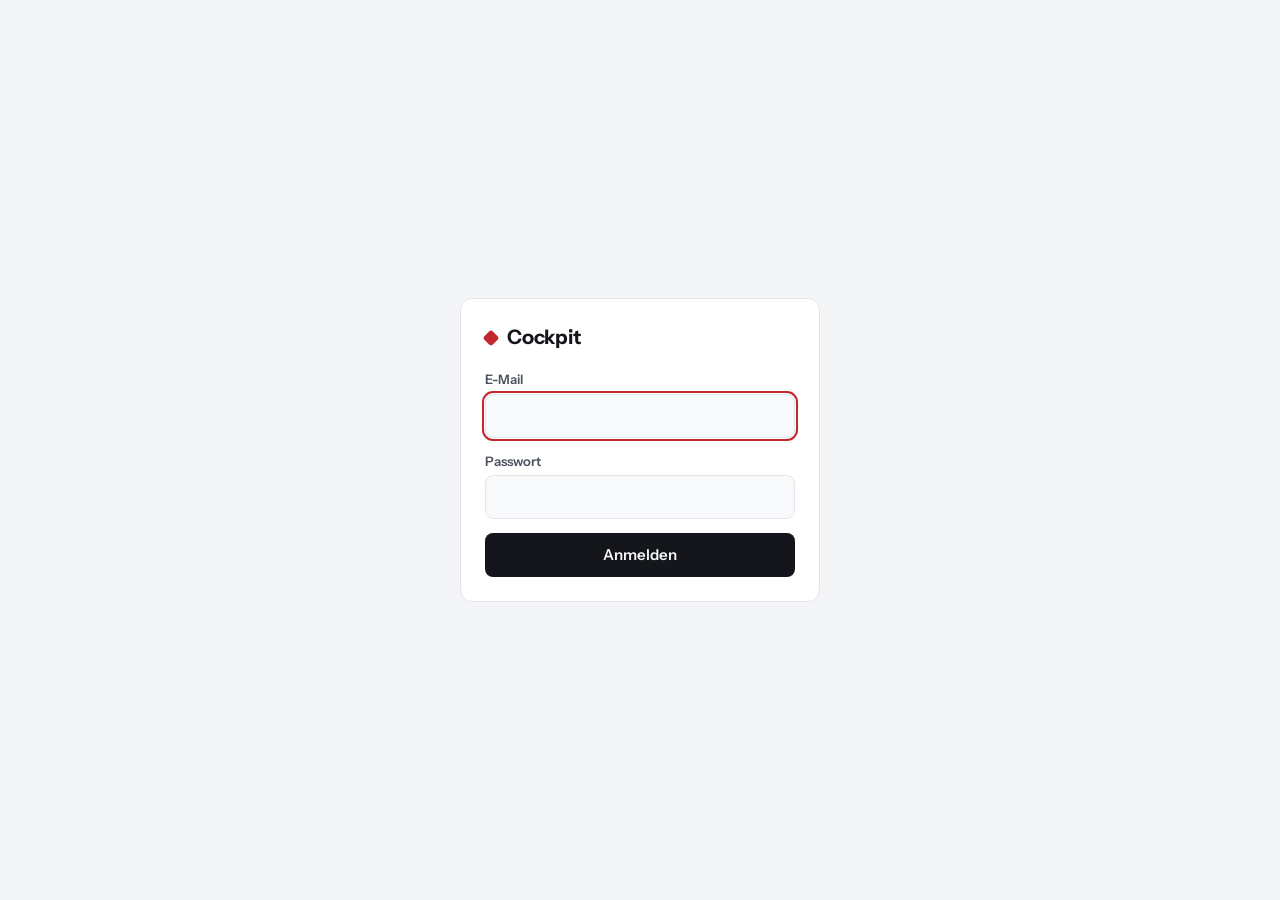
<file: index.html>
<!doctype html>
<html lang="de">
<head>
<meta charset="utf-8">
<meta name="viewport" content="width=device-width, initial-scale=1, viewport-fit=cover">
<meta name="robots" content="noindex, nofollow">
<title>Cockpit</title>
<meta name="theme-color" content="#f4f5f7">
<link rel="manifest" href="manifest.webmanifest">
<link rel="icon" href="icon.svg" type="image/svg+xml">
<link rel="apple-touch-icon" href="icon-180.png">
<meta name="mobile-web-app-capable" content="yes">
<meta name="apple-mobile-web-app-capable" content="yes">
<meta name="apple-mobile-web-app-title" content="Cockpit">
<meta name="apple-mobile-web-app-status-bar-style" content="default">
<script>try{var t=localStorage.getItem("cockpit_theme");if(t==="light"||t==="dark")document.documentElement.dataset.theme=t;}catch(e){}</script>
<link rel="preconnect" href="https://fonts.googleapis.com">
<link rel="preconnect" href="https://fonts.gstatic.com" crossorigin>
<link rel="stylesheet" href="https://fonts.googleapis.com/css2?family=Instrument+Sans:wght@400;500;600;700&family=JetBrains+Mono:wght@400;500;600&display=swap">
<style>
:root{
  --bg:#f4f5f7; --panel:#ffffff; --panel-2:#f8f9fb; --line:#e3e5ea; --line-2:#eceef2;
  --ink:#14161b; --ink-2:#4a4f5c; --ink-3:#7c8190;
  --brand:#c2272d; --brand-soft:#fbe9ea;
  --good:#0f8a4f; --good-soft:#e3f4ea; --bad:#d23b3b; --bad-soft:#fbe7e7; --warn:#b77700; --warn-soft:#fbf1dc;
  --s1:#2a78d6; --s2:#eb6834; --s3:#1baf7a; --s4:#7d6fe0;
  --grid:#eceef2;
  --mono:"JetBrains Mono",ui-monospace,SFMono-Regular,Menlo,monospace;
  --sans:"Instrument Sans",system-ui,-apple-system,"Segoe UI",sans-serif;
}
@media (prefers-color-scheme: dark){
  :root:not([data-theme="light"]){
    color-scheme:dark;
    --bg:#0f1115; --panel:#171a20; --panel-2:#1c2027; --line:#2a2f38; --line-2:#232730;
    --ink:#f1f2f5; --ink-2:#b4b8c3; --ink-3:#848a98;
    --brand:#ef5a5f; --brand-soft:#3a1c1e;
    --good:#3cc47e; --good-soft:#15301f; --bad:#f0625f; --bad-soft:#3a1c1c; --warn:#e2a63a; --warn-soft:#352a14;
    --s1:#3987e5; --s2:#d95926; --s3:#199e70; --s4:#9085e9; --grid:#232730;
  }
}
:root[data-theme="dark"]{
  color-scheme:dark;
  --bg:#0f1115; --panel:#171a20; --panel-2:#1c2027; --line:#2a2f38; --line-2:#232730;
  --ink:#f1f2f5; --ink-2:#b4b8c3; --ink-3:#848a98;
  --brand:#ef5a5f; --brand-soft:#3a1c1e;
  --good:#3cc47e; --good-soft:#15301f; --bad:#f0625f; --bad-soft:#3a1c1c; --warn:#e2a63a; --warn-soft:#352a14;
  --s1:#3987e5; --s2:#d95926; --s3:#199e70; --s4:#9085e9; --grid:#232730;
}
*{box-sizing:border-box}
[hidden]{display:none!important}
body{margin:0;background:var(--bg);color:var(--ink);font-family:var(--sans);font-size:14px;line-height:1.45}
.wrap{max-width:1180px;margin:0 auto;padding-inline:16px;padding-block:20px 48px;display:grid;gap:20px}
.wrap > *,.board > *,.list > li{min-width:0}
.link{white-space:nowrap}
.num{font-family:var(--mono);font-variant-numeric:tabular-nums}
a{color:inherit}
:focus-visible{outline:2px solid var(--brand);outline-offset:2px;border-radius:4px}

/* top */
.top{display:flex;flex-wrap:wrap;align-items:center;gap:12px 20px;justify-content:space-between}
.logo{display:flex;align-items:center;gap:10px;font-weight:700;font-size:20px;letter-spacing:-.01em}
.logo i{width:12px;height:12px;border-radius:3px;background:var(--brand);display:block;transform:rotate(45deg)}
.logo small{font-weight:500;font-size:13px;color:var(--ink-3);letter-spacing:0}
.sample{font-size:12px;color:var(--warn);background:var(--warn-soft);padding:3px 9px;border-radius:999px;font-weight:600}
.links{display:flex;flex-wrap:wrap;gap:8px}
.link{display:inline-flex;align-items:center;gap:8px;padding:7px 12px;border:1px solid var(--line);background:var(--panel);border-radius:8px;text-decoration:none;font-weight:500;font-size:13px}
.link:hover{border-color:var(--ink-3)}
.link .dot{width:7px;height:7px;border-radius:50%;background:var(--good)}
.link.soon{color:var(--ink-3);border-style:dashed}
.link.soon .dot{background:var(--ink-3)}

/* summary strip */
.strip{display:grid;grid-template-columns:repeat(var(--c,4),minmax(0,1fr));background:var(--panel);border:1px solid var(--line);border-radius:12px}
.strip>div{padding:14px 18px;border-left:1px solid var(--line-2)}
.strip>div:first-child{border-left:0}
.lbl{font-size:11.5px;text-transform:uppercase;letter-spacing:.06em;color:var(--ink-3);font-weight:600}
.big{font-size:24px;font-weight:600;margin-top:4px;letter-spacing:-.01em}
.sub{font-size:12.5px;color:var(--ink-2);margin-top:2px}
.pos{color:var(--good)} .neg{color:var(--bad)}

/* sections */
.sec{background:var(--panel);border:1px solid var(--line);border-radius:12px;overflow:hidden}
.sec-h{display:flex;flex-wrap:wrap;align-items:center;justify-content:space-between;gap:10px;padding:14px 18px;border-bottom:1px solid var(--line-2)}
.sec-h h2{margin:0;font-size:15px;font-weight:650;display:flex;align-items:center;gap:10px}
.sec-h h2 .tag{font-size:11.5px;font-weight:500;color:var(--ink-3)}
.sec-h h2{margin-right:auto}
.sec > .sec-h{flex-wrap:nowrap}
.sec > .sec-h h2{min-width:0;flex-wrap:wrap;row-gap:2px}
.sec-act,.ctl{flex:none}
.list li > a{min-width:0;flex:1;overflow:hidden;text-overflow:ellipsis;white-space:nowrap;text-decoration:none}
.list li > a:hover{text-decoration:underline}
.sec-b{padding:16px 18px}
.seg{display:inline-flex;border:1px solid var(--line);border-radius:8px;overflow:hidden}
.seg button{font:inherit;font-size:12.5px;padding:5px 11px;background:transparent;border:0;color:var(--ink-2);cursor:pointer}
.seg button+button{border-left:1px solid var(--line)}
.seg button[aria-pressed="true"]{background:var(--ink);color:var(--bg);font-weight:600}

.pill{display:inline-flex;align-items:center;gap:6px;font-size:12px;font-weight:600;padding:2px 9px;border-radius:999px;white-space:nowrap}
.pill::before{content:"";width:6px;height:6px;border-radius:50%;background:currentColor}
.pill.run{color:var(--good);background:var(--good-soft)}
.pill.stop{color:var(--bad);background:var(--bad-soft)}
.pill.pause{color:var(--warn);background:var(--warn-soft)}

/* table */
.tbl-wrap{overflow-x:auto}
table{border-collapse:collapse;width:100%;min-width:760px}
th,td{text-align:right;padding:10px 12px;border-bottom:1px solid var(--line-2);white-space:nowrap}
th{font-size:11.5px;text-transform:uppercase;letter-spacing:.05em;color:var(--ink-3);font-weight:600}
th:first-child,td:first-child{text-align:left;padding-left:18px}
th:last-child,td:last-child{padding-right:18px}
tbody tr{cursor:pointer}
tbody tr:hover{background:var(--panel-2)}
tbody tr[aria-selected="true"]{background:var(--panel-2)}
tbody tr:last-child td{border-bottom:0}
.bot-name{font-weight:600;display:flex;align-items:center;gap:9px}
.sw{width:10px;height:10px;border-radius:3px;flex:none}
.bot-meta{font-size:12px;color:var(--ink-3);font-weight:400}

/* chart */
.chart-grid{display:grid;grid-template-columns:1fr 260px;gap:0;border-top:1px solid var(--line-2)}
.chart-box{padding:14px 18px 10px;position:relative;min-width:0}
.chart-box svg{display:block;width:100%;height:240px;overflow:visible}
.chart-box svg#cop-eq{height:340px}
.side{border-left:1px solid var(--line-2);padding:14px 18px;display:grid;gap:12px;align-content:start}
.kv{display:flex;justify-content:space-between;gap:8px;font-size:13px}
.kv span:first-child{color:var(--ink-2)}
.legend{display:flex;flex-wrap:wrap;gap:6px 14px;font-size:12.5px;color:var(--ink-2);margin-bottom:6px}
.legend span{display:inline-flex;align-items:center;gap:6px}
.tip{position:absolute;pointer-events:none;background:var(--panel);border:1px solid var(--line);border-radius:8px;padding:8px 10px;font-size:12px;box-shadow:0 6px 20px rgb(0 0 0 / .12);min-width:150px}
.tip b{display:block;font-size:11.5px;color:var(--ink-3);font-weight:600;margin-bottom:4px}
.tip div{display:flex;justify-content:space-between;gap:12px}

/* two-col */
.two{display:grid;grid-template-columns:1.4fr 1fr;gap:20px}
.three{display:grid;grid-template-columns:repeat(3,1fr);gap:20px}
.kpis{display:grid;grid-template-columns:repeat(3,1fr);gap:14px 18px;margin-bottom:14px}
.kpis .big{font-size:19px}
.bars svg{display:block;width:100%;height:150px;overflow:visible}
.list{list-style:none;margin:0;padding:0;display:grid}
.list li{display:flex;justify-content:space-between;gap:10px;padding:8px 0;border-bottom:1px solid var(--line-2);font-size:13px}
.list li:last-child{border-bottom:0}
.list .when{color:var(--ink-3);font-size:12px;white-space:nowrap}
.new{font-size:10.5px;font-weight:700;color:var(--brand);background:var(--brand-soft);padding:1px 6px;border-radius:4px;margin-left:6px;text-transform:uppercase;letter-spacing:.04em}
.empty{border:1px dashed var(--line);border-radius:10px;padding:18px;color:var(--ink-2);font-size:13px;display:grid;gap:6px}
.empty strong{color:var(--ink)}
.foot{font-size:12px;color:var(--ink-3);text-align:center}
.muted{color:var(--ink-3)}
.err{color:var(--bad);font-size:13px}
button.link{font:inherit;font-size:13px;font-weight:500;color:inherit;cursor:pointer}

/* status line (2) */
.status{display:flex;flex-wrap:wrap;align-items:center;gap:8px}
.chip{display:inline-flex;align-items:center;gap:8px;padding:5px 12px;border-radius:999px;background:var(--panel);border:1px solid var(--line);font-size:12.5px;font-weight:500;color:var(--ink-2);white-space:nowrap}
.chip i{width:8px;height:8px;border-radius:50%;background:var(--ink-3);flex:none}
.chip.ok i{background:var(--good);box-shadow:0 0 0 3px var(--good-soft)}
.chip.warn i{background:var(--warn);box-shadow:0 0 0 3px var(--warn-soft)}
.chip.bad i{background:var(--bad);box-shadow:0 0 0 3px var(--bad-soft)}
.chip.plain{background:transparent;border-color:transparent;color:var(--ink-3);padding-inline:4px}
.status .spacer{flex:1}
.link.sm{padding:5px 11px;font-size:12.5px}
.link[aria-pressed="true"]{background:var(--ink);color:var(--bg);border-color:var(--ink)}

/* sparklines (3) */
.spark{display:block;width:100%;height:30px;margin-top:10px;overflow:visible}

/* Bereiche Start / Trading / YouTube (2026-10-03) */
.views{display:inline-flex;border:1px solid var(--line);border-radius:10px;background:var(--panel);overflow:hidden;justify-self:start}
.views button{font:inherit;font-size:14px;font-weight:600;padding:8px 18px;background:transparent;border:0;color:var(--ink-2);cursor:pointer}
.views button+button{border-left:1px solid var(--line)}
.views button[aria-pressed="true"]{background:var(--ink);color:var(--bg)}
#app[data-cur="start"] [data-view]:not([data-view="start"]),
#app[data-cur="trading"] [data-view]:not([data-view="trading"]),
#app[data-cur="youtube"] [data-view]:not([data-view="youtube"]),
#app[data-cur="rezepte"] [data-view]:not([data-view="rezepte"]),
#app[data-cur="sport"] [data-view]:not([data-view="sport"]){display:none!important}
.strip [data-go]{cursor:pointer}
.strip [data-go]:hover .lbl{color:var(--ink)}

/* board + card controls (7) */
.board{display:grid;grid-template-columns:repeat(12,minmax(0,1fr));gap:20px;grid-auto-flow:row dense}
.w12{grid-column:span 12}.w8{grid-column:span 8}.w7{grid-column:span 7}.w6{grid-column:span 6}.w5{grid-column:span 5}.w4{grid-column:span 4}
.yt-grid{display:grid;gap:0}
.yt-row{display:grid;grid-template-columns:minmax(220px,300px) minmax(0,1fr);gap:22px;padding:18px 0;border-top:1px solid var(--line-2)}
.yt-row:first-child{border-top:0;padding-top:4px}
.yt-info{display:grid;gap:10px;align-content:start}
.yt-info .yt-head{display:flex;align-items:center;justify-content:space-between;gap:8px;font-weight:650;font-size:14px}
.yt-info .kpis{margin-bottom:0}
.yt-vids{display:grid;grid-template-columns:repeat(3,minmax(0,1fr));gap:14px;align-content:start}
.yt-vid{display:grid;gap:6px;text-decoration:none;color:inherit;min-width:0}
.yt-vid img{width:100%;aspect-ratio:16/9;object-fit:cover;border-radius:8px;background:var(--panel-2);border:1px solid var(--line-2)}
.yt-vid .vt{font-size:13px;font-weight:600;line-height:1.3;display:-webkit-box;-webkit-line-clamp:2;-webkit-box-orient:vertical;overflow:hidden}
.yt-vid .vm{font-size:11.5px;color:var(--ink-3)}
.yt-vid:hover .vt{text-decoration:underline}
.yt-ch{padding:0 18px;display:grid;gap:10px;align-content:start}
.yt-ch+.yt-ch{border-left:1px solid var(--line-2)}
.yt-ch:first-child{padding-left:0}.yt-ch:last-child{padding-right:0}
.yt-ch .yt-head{display:flex;align-items:center;justify-content:space-between;gap:8px;font-weight:650;font-size:14px}
.yt-ch .kpis{margin-bottom:0}
.ctl{display:inline-flex;gap:4px}
.icon-btn{font:inherit;width:28px;height:28px;display:inline-grid;place-items:center;border:1px solid var(--line);background:var(--panel);color:var(--ink-2);border-radius:7px;cursor:pointer;font-size:12px;line-height:1;padding:0}
.icon-btn:hover{border-color:var(--ink-3);color:var(--ink)}
.icon-btn:disabled{opacity:.35;cursor:default}
.icon-btn.move{display:none}
.editing .icon-btn.move{display:inline-grid}
.editing .sec{outline:2px dashed var(--line);outline-offset:3px}
.icon-btn.fold{transition:transform .15s}
.sec.collapsed > :not(.sec-h){display:none}
.sec.collapsed .sec-h{border-bottom:0}
.sec.collapsed{align-self:start}
.sec.collapsed .icon-btn.fold{transform:rotate(-90deg)}

/* Prop-Firm-Ampel (9) */
.meter{display:grid;gap:5px}
.meter .row{display:flex;justify-content:space-between;gap:8px;font-size:12.5px}
.meter .row span:first-child{color:var(--ink-2)}
.meter .bar{height:8px;border-radius:999px;background:var(--line-2);overflow:hidden}
.meter .bar i{display:block;height:100%;border-radius:999px;background:var(--good);min-width:2px}
.meter.warn .bar i{background:var(--warn)} .meter.bad .bar i{background:var(--bad)}
.meter .hint{font-size:11.5px;color:var(--ink-3)}
/* Trading-Erweiterung: Ertrag je Bein, Demo-Gates, Betrieb */
.legrow{display:grid;grid-template-columns:minmax(90px,1.5fr) 3fr minmax(70px,auto);gap:10px;align-items:center;padding:4px 0;font-size:12.5px}
.legrow .nm{overflow:hidden;text-overflow:ellipsis;white-space:nowrap;color:var(--ink-2)}
.legrow .trk{position:relative;height:12px;background:var(--line-2);border-radius:5px}
.legrow .trk::after{content:"";position:absolute;left:50%;top:0;bottom:0;width:1px;background:var(--line)}
.legrow .trk i{position:absolute;top:2px;bottom:2px;border-radius:4px}
.legrow .v{text-align:right;white-space:nowrap}
.gate{display:grid;grid-template-columns:22px 1fr auto;gap:8px;align-items:center;padding:6px 0;border-bottom:1px solid var(--line-2);font-size:13px}
.gate:last-child{border-bottom:0}
.gate .ok{color:var(--good);font-weight:700}.gate .no{color:var(--ink-3)}
.gate .hint{grid-column:2/4;font-size:11.5px;color:var(--ink-3);margin-top:-2px}
.hlth{display:grid;gap:4px;font-size:12.5px}
/* Signal-Kopierer + Wochenrückblick (2026-10-30) */
.cop-kpis{grid-template-columns:repeat(4,minmax(0,1fr))}
.kpis .sub{font-size:12px;color:var(--ink-3)}
.cop-k{display:grid;gap:4px;padding:8px 0;border-bottom:1px solid var(--line-2)}
.cop-k:last-child{border-bottom:0}
.cop-k .kv b{font-weight:650}
.cop-k .m{font-size:12px;color:var(--ink-3)}
.cop-two{display:grid;grid-template-columns:1fr 1fr;gap:24px;border-top:1px solid var(--line-2)}
.wk-charts{display:grid;grid-template-columns:1fr 1fr;gap:24px;margin-top:18px}
.wk-charts svg{display:block;width:100%;height:170px;overflow:visible}
.wk-charts .legend{margin:4px 0 2px}
.seg button:disabled{opacity:.35;cursor:default}
.wk-m{display:none}
/* Trading-Unterbereiche (2026-11-04) */
.subnav{justify-self:start;background:var(--panel);max-width:100%;overflow-x:auto}
.subnav button{white-space:nowrap;padding:7px 14px;font-size:13px}
#app[data-sub="kop"] .sec[data-sub]:not([data-sub~="kop"]),
#app[data-sub="week"] .sec[data-sub]:not([data-sub~="week"]),
#app[data-sub="bots"] .sec[data-sub]:not([data-sub~="bots"]),
#app[data-sub="own"] .sec[data-sub]:not([data-sub~="own"]){display:none!important}
.strip [data-sub-go]{cursor:pointer}
.strip [data-sub-go]:hover .lbl{color:var(--ink)}
#wk-table tr.tot td{font-weight:650;border-top:1px solid var(--line)}
#wk-table th,#wk-table td{padding:10px 8px}
#wk-table td.sub1{padding-left:26px;color:var(--ink-2)}
@media (max-width:900px){ .cop-two,.wk-charts{grid-template-columns:1fr} }
@media (max-width:640px){
  .cop-kpis{grid-template-columns:1fr 1fr}
  #wk-table{min-width:0} #wk-table thead{display:none}
  #wk-rows tr{display:grid;grid-template-columns:1fr 1fr;gap:6px 16px;padding:12px 0;border-bottom:1px solid var(--line-2)}
  #wk-rows td{display:flex;justify-content:space-between;align-items:baseline;gap:8px;padding:0;border:0;font-size:13px;white-space:nowrap}
  #wk-rows td::before{content:attr(data-label);color:var(--ink-3);font-size:12px}
  #wk-rows td:first-child{grid-column:1/-1;display:block;text-align:left} #wk-rows td:first-child::before{content:none}
  #wk-rows td:nth-child(2),#wk-rows td:nth-child(3),#wk-rows td:nth-child(4),#wk-rows td:nth-child(7),#wk-rows td:nth-child(8),#wk-rows td:nth-child(9){display:none}
  #wk-rows td.wk-m{display:block;grid-column:1/-1;white-space:normal;text-align:left;font-size:12px;color:var(--ink-3)}
  #wk-table tr.tot td{border-top:0}
  #wk-table td.sub1{padding-left:0}
}


/* Pipeline-Status (10) */
.pipe{display:flex;align-items:flex-start;gap:10px;padding:10px 12px;margin-bottom:14px;border-radius:10px;background:var(--panel-2);border:1px solid var(--line-2);font-size:13px}
.pipe i{width:9px;height:9px;border-radius:50%;background:var(--ink-3);flex:none;margin-top:5px}
.pipe.ok i{background:var(--good);box-shadow:0 0 0 3px var(--good-soft)} .pipe.warn i{background:var(--warn);box-shadow:0 0 0 3px var(--warn-soft)} .pipe.bad i{background:var(--bad);box-shadow:0 0 0 3px var(--bad-soft)}
.pipe b{font-weight:650} .pipe .sub2{color:var(--ink-2);font-size:12.5px;margin-top:2px}

/* E-Mail-Kachel */
.mail-list{list-style:none;margin:0;padding:0;display:grid}
.mail-list li{display:grid;grid-template-columns:auto 1fr;gap:4px 10px;padding:10px 0;border-bottom:1px solid var(--line-2);min-width:0}
.mail-list li:last-child{border-bottom:0}
.mail-list input{margin-top:3px;width:16px;height:16px;accent-color:var(--good)}
.mail-list .m1{display:flex;justify-content:space-between;gap:10px;font-size:13px;min-width:0}
.mail-list .m1 b{overflow:hidden;text-overflow:ellipsis;white-space:nowrap}
.mail-list .m2{grid-column:2;font-size:12.5px;color:var(--ink-2)}
.mail-list a{text-decoration:none} .mail-list a:hover{text-decoration:underline}
.rec-pick{display:grid;grid-template-columns:200px minmax(0,1fr);gap:16px;align-items:center;background:var(--panel-2);border:1px solid var(--line-2);border-radius:12px;padding:12px;margin:4px 0 6px}
.rec-pick img,.rec-card .ph{width:100%;aspect-ratio:4/3;object-fit:cover;border-radius:9px;background:var(--line-2);display:grid;place-items:center;font-size:34px}
.rec-pick h3{margin:2px 0 4px;font-size:17px}
.rec-pick .meta{font-size:12.5px;color:var(--ink-2);display:flex;gap:10px;flex-wrap:wrap}
.rec-grid{display:grid;grid-template-columns:repeat(4,minmax(0,1fr));gap:12px}
.rec-card{display:grid;gap:5px;text-decoration:none;color:inherit;min-width:0}
.rec-card img{width:100%;aspect-ratio:4/3;object-fit:cover;border-radius:9px;background:var(--line-2)}
.rec-card .t{font-size:13px;font-weight:600;line-height:1.3;overflow:hidden;text-overflow:ellipsis;white-space:nowrap}
.rec-card .m{font-size:11.5px;color:var(--ink-3)}
.rec-cats{display:flex;gap:6px;flex-wrap:wrap}
.rec-cats span{font-size:12px;padding:3px 10px;border-radius:999px;background:var(--panel-2);border:1px solid var(--line-2)}
@media (max-width:640px){ .rec-pick{grid-template-columns:110px minmax(0,1fr)} .rec-grid{grid-template-columns:repeat(2,minmax(0,1fr))} }
.todo-add{display:grid;grid-template-columns:minmax(0,1fr) 140px auto;gap:8px}
.todo-add input{font:inherit;font-size:14px;padding:8px 10px;border:1px solid var(--line);border-radius:8px;background:var(--panel-2);color:var(--ink);min-width:0}
.todo-quick{display:flex;gap:6px;flex-wrap:wrap;margin:8px 0 4px}
.todo-quick button{font:inherit;font-size:12px;padding:3px 10px;border-radius:999px;border:1px solid var(--line);background:var(--panel);color:var(--ink-2);cursor:pointer}
.todo-quick button[aria-pressed="true"]{border-color:var(--ink);color:var(--ink)}
.todo-grp{font-size:11px;text-transform:uppercase;letter-spacing:.06em;color:var(--ink-3);font-weight:650;margin:12px 0 2px}
.todo-grp.late{color:var(--bad)}
.todo-ul{list-style:none;margin:0;padding:0;display:grid}
.todo-ul li{display:grid;grid-template-columns:auto minmax(0,1fr) auto auto;gap:10px;align-items:center;padding:7px 0;border-bottom:1px solid var(--line-2)}
.todo-ul li:last-child{border-bottom:0}
.todo-ul input[type=checkbox]{width:17px;height:17px;accent-color:var(--good);cursor:pointer;margin:0}
.todo-ul .tt{font-size:13.5px;min-width:0;overflow-wrap:anywhere}
.todo-ul .td{font-size:11.5px;color:var(--ink-3);white-space:nowrap}
.todo-ul .td.late{color:var(--bad);font-weight:600}
.todo-ul .x{background:none;border:0;color:var(--ink-3);cursor:pointer;font-size:14px;padding:2px 4px;opacity:.55}
.todo-ul .x:hover{opacity:1;color:var(--bad)}
.todo-ul.done .tt{text-decoration:line-through;color:var(--ink-3)}
details.todo-done{margin-top:10px}
details.todo-done summary{cursor:pointer;font-size:12.5px;color:var(--ink-3);font-weight:600}
@media (max-width:640px){ .todo-add{grid-template-columns:minmax(0,1fr) auto} .todo-add #todo-faellig{grid-column:1/-1;grid-row:2} }
.sp-week{display:grid;grid-template-columns:auto minmax(0,1fr);gap:8px 18px;align-items:center}
.sp-week .big{font-size:34px}
.sp-bar{height:12px;border-radius:99px;background:var(--line-2);overflow:hidden}
.sp-bar i{display:block;height:100%;border-radius:99px;background:var(--warn)}
.sp-bar.ok i{background:var(--good)}
.sp-dots{display:flex;gap:6px;margin-top:8px;flex-wrap:wrap}
.sp-dots span{width:34px;text-align:center;font-size:11.5px;padding:4px 0;border-radius:7px;border:1px solid var(--line-2);color:var(--ink-3)}
.sp-dots span.on{background:var(--good-soft);border-color:var(--good);color:var(--good);font-weight:650}
.sp-dots span.today{outline:2px solid var(--ink-3);outline-offset:1px}
.sp-weeks{display:grid;gap:6px}
.sp-wk{display:grid;grid-template-columns:150px minmax(0,1fr) 54px;gap:10px;align-items:center;font-size:13px}
.sp-wk .sp-bar{height:8px}
.sp-wk .r{text-align:right}
.sp-days{list-style:none;margin:0;padding:0;display:grid}
.sp-days li{display:grid;grid-template-columns:92px minmax(0,1fr);gap:10px;padding:8px 0;border-bottom:1px solid var(--line-2);font-size:13.5px}
.sp-days li:last-child{border-bottom:0}
.sp-days .d{color:var(--ink-3);font-size:12.5px}
.sp-days li.sp-kw{display:flex;justify-content:space-between;gap:10px;flex-wrap:wrap;padding:14px 0 6px;border-bottom:2px solid var(--line-2);font-weight:650;font-size:13.5px}
.sp-days li.sp-kw .muted{font-weight:500;font-size:12.5px}
.sp-b+.sp-b{margin-top:10px}
.sp-t{font-weight:650}
.sp-i{font-weight:500;color:var(--good);margin-left:4px}
.sp-b ul{margin:3px 0 0;padding-left:16px;color:var(--ink-2);font-size:13px}
.sp-b ul li{display:list-item;padding:1px 0;border:0}
.sp-n{color:var(--ink-3);font-size:12.5px;font-style:italic;margin-top:3px}
@media (max-width:640px){ .sp-wk{grid-template-columns:110px minmax(0,1fr) 46px} .sp-days li{grid-template-columns:minmax(0,1fr)} }
.proj-list{list-style:none;margin:0;padding:0;display:grid}
.proj-list li{display:grid;grid-template-columns:auto minmax(0,1fr);gap:2px 10px;align-items:center;padding:9px 0;border-bottom:1px solid var(--line-2)}
.proj-list li:last-child{border-bottom:0}
.proj-list .pd{width:8px;height:8px;border-radius:50%;background:var(--ink-3)}
.proj-list .pd.aktiv{background:var(--good)} .proj-list .pd.pausiert{background:var(--warn)}
.proj-list .pn{font-weight:600;font-size:13.5px;min-width:0;overflow:hidden;text-overflow:ellipsis;white-space:nowrap}
.proj-list .pz{grid-column:2;font-size:12.5px;color:var(--ink-2)}
.proj-list .ps{grid-column:2;font-size:12px;color:var(--ink-3);min-width:0;overflow:hidden;text-overflow:ellipsis;white-space:nowrap}
.news-list{list-style:none;margin:0;padding:0;display:grid}
.news-list li{padding:9px 0;border-bottom:1px solid var(--line-2);min-width:0}
.news-list li:last-child{border-bottom:0}
.news-list .n1{display:flex;gap:8px;align-items:baseline;font-size:13px;min-width:0}
.news-list .n1 a{font-weight:600;text-decoration:none;min-width:0} .news-list .n1 a:hover{text-decoration:underline}
.news-list .n2{font-size:12.5px;color:var(--ink-2);margin-top:2px}

/* login */
.login{min-height:100vh;min-height:100dvh;display:grid;place-items:center;padding-inline:16px;padding-block:48px}
.login form{width:100%;max-width:360px;background:var(--panel);border:1px solid var(--line);border-radius:12px;padding:24px;display:grid;gap:14px}
.login .logo{margin-bottom:4px}
.login label{display:grid;gap:5px;font-size:13px;font-weight:600;color:var(--ink-2)}
.login input{font:inherit;font-size:15px;padding:10px 12px;border:1px solid var(--line);border-radius:8px;background:var(--panel-2);color:var(--ink)}
.login input:focus{outline:2px solid var(--brand);outline-offset:1px}
.login button[type=submit]{font:inherit;font-weight:600;font-size:15px;padding:11px;border:0;border-radius:8px;background:var(--ink);color:var(--bg);cursor:pointer}
.login button[type=submit]:disabled{opacity:.6;cursor:wait}

@media (max-width:900px){
  .yt-row{grid-template-columns:minmax(0,1fr);gap:14px}
  .two,.three{grid-template-columns:1fr}
  .w8,.w7,.w6,.w5,.w4{grid-column:span 12}
  .chart-grid{grid-template-columns:1fr}
  .side{border-left:0;border-top:1px solid var(--line-2);grid-template-columns:1fr 1fr}
}
@media (max-width:640px){
  .views{position:fixed;left:0;right:0;bottom:0;width:100%;z-index:30;border-radius:0;border-width:1px 0 0;display:grid;grid-template-columns:repeat(5,1fr);padding-bottom:env(safe-area-inset-bottom);box-shadow:0 -6px 18px rgb(0 0 0 / .08)}
  .views button{padding:13px 2px;font-size:13px}
  .wrap{padding-bottom:84px}
  .strip{grid-template-columns:1fr 1fr}
  .strip>div:nth-child(3),.strip>div:nth-child(5){border-left:0}
  .strip>div:nth-child(n+3){border-top:1px solid var(--line-2)}
  .strip>div:nth-child(3):last-child{grid-column:1/-1}
  .big{font-size:20px}
  .kpis{grid-template-columns:1fr 1fr}
  .logo small{display:none}
  .side{grid-template-columns:1fr}
  /* Bot-Tabelle als Karten (4) */
  .tbl-wrap{overflow:visible}
  #bots-table{min-width:0}
  #bots-table thead{display:none}
  #bots tr{display:grid;grid-template-columns:1fr 1fr;gap:7px 16px;padding:14px 16px;border-bottom:1px solid var(--line-2)}
  #bots tr:last-child{border-bottom:0}
  #bots td{display:flex;justify-content:space-between;align-items:baseline;gap:8px;padding:0;border:0;font-size:13px;white-space:nowrap}
  #bots td::before{content:attr(data-label);color:var(--ink-3);font-family:var(--sans);font-size:12px}
  #bots td:first-child,#bots td:nth-child(2){grid-column:1/-1;padding:0}
  #bots td:first-child::before,#bots td:nth-child(2)::before,#bots td[colspan]::before{content:none}
  .status .spacer{display:none}
  .yt-row{grid-template-columns:minmax(0,1fr);gap:14px}
  .yt-vids{grid-template-columns:minmax(0,1fr)}
  .yt-vid{grid-template-columns:120px minmax(0,1fr);grid-template-rows:auto 1fr;column-gap:10px}
  .yt-vid img{grid-row:1/3}
  /* Kopfleiste + Statuszeile als je eine wischbare Zeile */
  .top{gap:10px}
  .links,.status{flex-wrap:nowrap;overflow-x:auto;scrollbar-width:none;margin-inline:-16px;padding-inline:16px;padding-block:2px;width:calc(100% + 32px)}
  .links::-webkit-scrollbar,.status::-webkit-scrollbar{display:none}
  .links .link{padding:6px 10px;font-size:12.5px;white-space:nowrap;flex:none}
  .status .chip,.status .link{flex:none}
}
</style>
</head>
<body>

<div class="login" id="login" hidden>
  <form id="login-form" autocomplete="on">
    <div class="logo"><i></i>Cockpit</div>
    <label for="login-email">E-Mail
      <input id="login-email" type="email" autocomplete="username" required>
    </label>
    <label for="login-pass">Passwort
      <input id="login-pass" type="password" autocomplete="current-password" required>
    </label>
    <div class="err" id="login-err" role="alert" hidden></div>
    <button type="submit" id="login-btn">Anmelden</button>
  </form>
</div>

<div class="wrap" id="app" hidden>
  <header class="top">
    <div class="logo"><i></i>Cockpit <small id="today"></small></div>
    <nav class="links" aria-label="Meine Seiten">
      <a class="link" href="https://martincode27.github.io/Rezepte/"><span class="dot"></span>Rezeptbuch</a>
      <a class="link" href="bot.html"><span class="dot" style="background:var(--brand)"></span>Bot-Cockpit</a>
      <a class="link" href="welt.html#vom=pc" id="welt-link"><span class="dot" style="background:#ffcf86"></span>Welt</a>
      <a class="link" href="finanzen.html"><span class="dot" style="background:#06b6d4"></span>Finanzen</a>
      <a class="link" href="journal.html"><span class="dot"></span>Trading-Journal</a>
      <a class="link" href="projekte.html"><span class="dot" style="background:#2563eb"></span>Projekte</a>
      <a class="link" href="arbeit.html"><span class="dot" style="background:#8b5cf6"></span>Arbeit</a>
      <a class="link" href="https://studio.youtube.com" target="_blank" rel="noopener"><span class="dot"></span>YouTube Studio</a>
      <button type="button" class="link" id="theme-btn" aria-label="Farbschema wechseln"></button>
      <button type="button" class="link" id="logout">Abmelden</button>
    </nav>
  </header>

  <nav class="views" id="views" aria-label="Bereiche">
    <button type="button" data-v="start">Start</button><button type="button" data-v="trading">Trading</button><button type="button" data-v="youtube">YouTube</button><button type="button" data-v="sport">Sport</button><button type="button" data-v="rezepte">Rezepte</button>
  </nav>

  <section class="status" aria-label="Systemstatus">
    <span class="chip" id="st-bots"><i></i>Bots …</span>
    <span class="chip" id="st-cop"><i></i>Kopierer …</span>
    <span class="chip" id="st-yt"><i></i>YouTube …</span>
    <span class="chip" id="st-pipe" hidden><i></i>Pipelines …</span>
    <span class="chip" id="st-jour"><i></i>Journal …</span>
    <span class="chip" id="st-mail"><i></i>E-Mail …</span>
    <span class="spacer"></span>
    <span class="chip plain" id="st-upd"></span>
    <button type="button" class="link sm" id="edit-btn" aria-pressed="false" title="Kacheln verschieben">Anpassen</button>
  </section>

  <section class="strip" data-view="start" aria-label="Kurzüberblick" style="--c:5">
    <div data-go="trading"><div class="lbl">Echtgeld · Kopierer</div><div class="big num" id="s2-cop">…</div><div class="sub" id="s2-cop-sub"></div></div>
    <div data-go="trading"><div class="lbl">Demo-Bots · G/V gesamt</div><div class="big num" id="s2-gv">…</div><div class="sub" id="s2-gv-sub"></div></div>
    <div data-go="trading"><div class="lbl">Demo-Bots · G/V offen</div><div class="big num" id="s2-open">…</div><div class="sub" id="s2-open-sub"></div></div>
    <div data-go="youtube"><div class="lbl">YouTube · Aufrufe</div><div class="big num" id="s2-views">…</div><div class="sub" id="s2-views-sub"></div></div>
    <div data-go="youtube"><div class="lbl">YouTube · Abos</div><div class="big num" id="s2-abos">…</div><div class="sub" id="s2-abos-sub"></div></div>
  </section>

  <section class="strip" data-view="trading" aria-label="Überblick Trading" style="--c:3">
    <div data-sub-go="kop"><div class="lbl">Echtgeld · Kopierer</div><div class="big num" id="s-cop">…</div><div class="sub" id="s-cop-sub"></div><svg class="spark" id="sp-cop" aria-hidden="true"></svg></div>
    <div data-sub-go="bots"><div class="lbl">Eigenkapital-Bot · Kontostand</div><div class="big num" id="s-bots">…</div><div class="sub" id="s-bots-sub"></div><svg class="spark" id="sp-bots" aria-hidden="true"></svg></div>
    <div data-sub-go="bots"><div class="lbl">Eigenkapital-Bot · G/V 30 Tage</div><div class="big num" id="s-pnl">…</div><div class="sub" id="s-pnl-sub"></div><svg class="spark" id="sp-pnl" aria-hidden="true"></svg></div>
  </section>

  <nav class="seg subnav" id="subnav" data-view="trading" aria-label="Unterbereiche Trading">
    <button type="button" data-s="kop">Kopierer</button><button type="button" data-s="week">Woche</button><button type="button" data-s="bots">Bots</button><button type="button" data-s="own">Eigenes Trading</button>
  </nav>

  <div class="board" id="board">
  <section class="sec w12" data-card="copier" data-view="trading" data-sub="kop" aria-labelledby="h-cop">
    <div class="sec-h"><h2 id="h-cop">Signal-Kopierer <span class="tag" id="cop-tag"></span></h2></div>
    <div id="cop-body"><div class="sec-b muted">Wird geladen …</div></div>
  </section>

  <section class="sec w12" data-card="week" data-view="trading" data-sub="week" aria-labelledby="h-wk">
    <div class="sec-h"><h2 id="h-wk">Wochenrückblick <span class="tag" id="wk-tag"></span></h2>
      <div class="seg" role="group" aria-label="Woche wählen"><button type="button" id="wk-prev" aria-label="Vorige Woche">‹</button><button type="button" id="wk-cur" title="Zur laufenden Woche">KW</button><button type="button" id="wk-next" aria-label="Nächste Woche">›</button></div>
    </div>
    <div class="sec-b">
      <div class="kpis cop-kpis" id="wk-kpis"></div>
      <div class="tbl-wrap">
        <table id="wk-table">
          <thead><tr><th>Quelle</th><th>Trades</th><th title="Gewinner / Verlierer / Break-even">G / V / BE</th><th title="Gewinner ÷ (Gewinner + Verlierer), Break-even zählt nicht">Winrate</th><th>G/V</th><th title="G/V der Woche ÷ Kontostand zu Wochenbeginn">% vom Konto</th><th title="Ø Ergebnis je Trade in Vielfachen des Risikos (Stop-Loss)">Ø R</th><th title="Bester / schlechtester Trade der Woche">Bester / Schlechtester</th><th title="Längste Folge von Verlusttrades in der Woche">Serie</th></tr></thead>
          <tbody id="wk-rows"><tr><td colspan="9" class="muted">Wird geladen …</td></tr></tbody>
        </table>
      </div>
      <div class="wk-charts">
        <div><div class="lbl">Tag für Tag · % vom Konto</div><div class="legend" id="wk-legend"></div><svg id="wk-days" role="img" aria-label="Gewinn und Verlust je Tag in Prozent vom Konto"></svg></div>
        <div><div class="lbl">Letzte 8 Wochen · % vom Konto <span class="muted" style="text-transform:none">(Woche anklicken)</span></div><div class="legend" id="wk-legend2"></div><svg id="wk-trend" role="img" aria-label="Gewinn und Verlust der letzten 8 Wochen in Prozent vom Konto"></svg></div>
      </div>
    </div>
  </section>

  <section class="sec w12" data-card="bots" data-view="trading" data-sub="bots" aria-labelledby="h-bots">
    <div class="sec-h">
      <h2 id="h-bots">Trading-Bots <span class="tag">Zeile anklicken für Details</span></h2><span style="display:flex;gap:8px"><a class="link" href="bot.html">Bot-Cockpit ↗</a><a class="link" href="labor.html">Labor ↗</a></span>
    </div>
    <div class="tbl-wrap">
      <table id="bots-table">
        <thead><tr><th>Bot</th><th>Status</th><th>Kontostand</th><th title="Gewinn/Verlust der gerade offenen Positionen (Equity − Kontostand), minütlich">G/V offen</th><th>G/V gesamt</th><th>Trades</th><th>Winrate</th><th>Ø CRV</th><th>Profit-Faktor</th><th>Max. DD</th></tr></thead>
        <tbody id="bots"><tr><td colspan="10" class="muted">Wird geladen …</td></tr></tbody>
      </table>
    </div>
    <div class="chart-grid">
      <div class="chart-box" id="eq-box">
        <div class="sec-h" style="padding:0 0 10px;border:0">
          <div class="legend" id="eq-legend" style="margin:0"></div>
          <div class="seg" role="group" aria-label="Zeitraum des Verlaufs" id="range">
            <button type="button" data-d="7">7 T</button><button type="button" data-d="30" aria-pressed="true">30 T</button><button type="button" data-d="90">90 T</button><button type="button" data-d="100000">Gesamt</button>
          </div>
        </div>
        <svg id="eq" role="img" aria-label="Kontoverlauf aller Bots"></svg>
        <div class="tip" id="eq-tip" hidden></div>
      </div>
      <aside class="side" id="detail"></aside>
    </div>
  </section>

    <section class="sec w12" data-card="pos" data-view="trading" data-sub="kop bots" aria-labelledby="h-pos">
      <div class="sec-h"><h2 id="h-pos">Offene Positionen <span class="tag" id="pos-tag"></span></h2></div>
      <div class="tbl-wrap">
        <table id="pos-table">
          <thead><tr><th>Bot</th><th>Symbol</th><th>Richtung</th><th>Lots</th><th>Einstieg</th><th>Aktuell</th><th>Stop</th><th>Ziel</th><th>G/V</th><th>Bein</th></tr></thead>
          <tbody id="pos-body"><tr><td colspan="10" class="muted">Wird geladen …</td></tr></tbody>
        </table>
      </div>
    </section>

    <section class="sec w6" data-card="legs" data-view="trading" data-sub="bots" aria-labelledby="h-legs">
      <div class="sec-h"><h2 id="h-legs">Ertrag je Bein <span class="tag" id="legs-tag">gewählter Bot · geschlossene Trades, netto</span></h2></div>
      <div class="sec-b" id="legs-body"><div class="muted">Wird geladen …</div></div>
    </section>

    <section class="sec w6" data-card="gates" data-view="trading" data-sub="bots" aria-labelledby="h-gates">
      <div class="sec-h"><h2 id="h-gates">Demo-Test <span class="tag" id="gates-tag"></span></h2></div>
      <div class="sec-b" id="gates-body"><div class="muted">Wird geladen …</div></div>
    </section>

    <section class="sec w8" data-card="own" data-view="trading" data-sub="own" aria-labelledby="h-own">
      <div class="sec-h"><h2 id="h-own">Eigenes Trading <span class="tag" id="own-stand"></span></h2><a class="link" href="journal.html">Journal ↗</a></div>
      <div class="sec-b">
        <div class="kpis" id="own-kpis"></div>
        <div class="lbl" style="margin-bottom:6px">Gewinn/Verlust pro Woche</div>
        <div class="bars"><svg id="own-bars" role="img" aria-label="Gewinn und Verlust pro Woche"></svg></div>
      </div>
    </section>


    <section class="sec w4" data-card="jour" data-view="trading" data-sub="own" aria-labelledby="h-jour">
      <div class="sec-h"><h2 id="h-jour">Trading-Journal</h2><a class="link" href="journal.html">Öffnen ↗</a></div>
      <div class="sec-b"><div class="lbl" style="margin-bottom:4px">Letzte Trades</div><ul class="list" id="jour-list"><li class="muted">Wird geladen …</li></ul></div>
    </section>


    <section class="sec w6" data-card="proj" data-view="start" aria-labelledby="h-proj">
      <div class="sec-h"><h2 id="h-proj">Projekte <span class="tag" id="proj-stand"></span></h2><a class="link" href="projekte.html">Alle ↗</a></div>
      <div class="sec-b"><ul class="proj-list" id="proj-list"><li class="muted">Wird geladen …</li></ul></div>
    </section>
    <section class="sec w6" data-card="news" data-view="start" aria-labelledby="h-news">
      <div class="sec-h"><h2 id="h-news">Aktuelles <span class="tag" id="news-stand"></span></h2><a class="link" href="https://www.tagesschau.de" target="_blank" rel="noopener">tagesschau.de ↗</a></div>
      <div class="sec-b"><ul class="news-list" id="news-list"><li class="muted">Wird geladen …</li></ul></div>
    </section>
    <section class="sec w6" data-card="todo" data-view="start" aria-labelledby="h-todo">
      <div class="sec-h"><h2 id="h-todo">To-dos <span class="tag" id="todo-stand"></span></h2></div>
      <div class="sec-b">
        <form class="todo-add" id="todo-form" autocomplete="off">
          <input id="todo-titel" placeholder="Neues To-do …" maxlength="200" aria-label="Neues To-do">
          <input id="todo-faellig" type="date" aria-label="Fällig am (optional)" title="Fällig am (optional)">
          <button type="submit" class="link sm">+</button>
        </form>
        <div class="todo-quick" id="todo-quick">
          <button type="button" data-d="0">heute</button><button type="button" data-d="1">morgen</button><button type="button" data-d="7">nächste Woche</button><button type="button" data-d="">ohne Datum</button>
        </div>
        <div id="todo-list"><div class="muted">Wird geladen …</div></div>
      </div>
    </section>
    <section class="sec w6" data-card="mail" data-view="start" aria-labelledby="h-mail">
      <div class="sec-h"><h2 id="h-mail">E-Mail · Wichtig <span class="tag" id="mail-stand"></span></h2><a class="link" href="https://mail.google.com/mail/u/0/#label/Cockpit%2FWichtig" target="_blank" rel="noopener">Gmail ↗</a></div>
      <div class="sec-b"><ul class="mail-list" id="mail-list"><li class="muted" style="display:block">Wird geladen …</li></ul></div>
    </section>
    <section class="sec w12" data-card="sport" data-view="sport" aria-labelledby="h-sport">
      <div class="sec-h"><h2 id="h-sport">Sport <span class="tag" id="sport-stand"></span></h2><a class="link" href="https://b4hkmh9hfg-svg.github.io/Formstark/beta/" target="_blank" rel="noopener">Formstark ↗</a></div>
      <div class="sec-b">
        <div class="sp-week" id="sp-week"><div class="muted">Wird geladen …</div></div>
        <div class="lbl" style="margin:16px 0 6px">Wochen</div>
        <div class="sp-weeks" id="sp-weeks"></div>
        <div class="lbl" style="margin:16px 0 6px">Trainings</div>
        <ul class="sp-days" id="sp-days"></ul>
      </div>
    </section>
    <section class="sec w12" data-card="rec" data-view="rezepte" aria-labelledby="h-rec">
      <div class="sec-h"><h2 id="h-rec">Rezeptbuch</h2><a class="link" href="https://martincode27.github.io/Rezepte/">Öffnen ↗</a></div>
      <div class="sec-b">
        <div class="kpis" style="grid-template-columns:repeat(4,1fr)">
          <div><div class="lbl">Rezepte</div><div class="big num" id="rec-total">…</div></div>
          <div><div class="lbl">Neu diese Woche</div><div class="big num" id="rec-week">…</div></div>
          <div><div class="lbl">Neu diesen Monat</div><div class="big num" id="rec-month">…</div></div>
          <div><div class="lbl">Im Vorrat</div><div class="big num" id="rec-pantry">…</div></div>
        </div>
        <div class="rec-pick" id="rec-pick"></div>
        <div class="lbl" style="margin:6px 0">Zuletzt hinzugefügt</div>
        <div class="rec-grid" id="rec-list"><div class="muted">Wird geladen …</div></div>
        <div class="lbl" style="margin:10px 0 6px">Kategorien</div>
        <div class="rec-cats" id="rec-cats"></div>
      </div>
    </section>

    <section class="sec w12" data-card="yt-ai" data-view="youtube" data-projekt="AI-Shorts" aria-labelledby="h-yt-ai">
      <div class="sec-h"><h2 id="h-yt-ai">YouTube · AI-Shorts</h2><a class="link" href="https://studio.youtube.com" target="_blank" rel="noopener">Studio ↗</a></div>
      <div class="sec-b"><div class="pipe" hidden></div><div class="yt-grid"><div class="muted">Wird geladen …</div></div></div>
    </section>

  </div>

  <p class="foot">Alles echte Daten. Bots und Signal-Kopierer melden sich jede Minute, YouTube alle 15 Min., eigenes Trading kommt aus dem Journal (Stand: letzter Besuch dort).</p>
</div>

<script>
(function(){
  const fmtEUR = v => (v<0?"−":"") + Math.abs(v).toLocaleString("de-DE",{maximumFractionDigits:0}) + " €";
  const fmtSigned = v => (v>0?"+":v<0?"−":"") + Math.abs(v).toLocaleString("de-DE",{maximumFractionDigits:0}) + " €";
  const pct = v => v.toLocaleString("de-DE",{maximumFractionDigits:1}) + " %";
  const cls = v => v>=0 ? "pos" : "neg";
  const esc = s => String(s).replace(/[&<>"]/g, c => ({"&":"&amp;","<":"&lt;",">":"&gt;",'"':"&quot;"}[c]));

  const now = new Date();
  document.getElementById("today").textContent = now.toLocaleDateString("de-DE",{weekday:"long",day:"numeric",month:"long"});


  // ---------- Trading-Bots (echte Daten aus bot_status / bot_trades / bot_equity) ----------
  // Die Kennzahlen rechnet das Melde-Skript (D:\TradingBot\report_cockpit.py), hier wird nur angezeigt.
  let BOTS = [], TRADES = [], EQUITY = [], POSITIONS = [], LEGS = [], HEALTH = [];
  const COLORS = ["--s1","--s2","--s3","--s4"];
  const STALE_HOURS = 1; // Bots melden minütlich, YouTube alle 15 Min. -> ab 1 Std. ohne Meldung warnen
  const CUR = {USD:"$", EUR:"€", GBP:"£", CHF:"CHF"};
  const money = (v, cur, signed) => v == null ? "–" :
    (signed ? (v>0?"+":v<0?"−":"") : (v<0?"−":"")) + Math.abs(v).toLocaleString("de-DE",{minimumFractionDigits:2, maximumFractionDigits:2}) + " " + (CUR[cur] || cur || "");
  const dec = (v, d=2) => v == null ? "–" : v.toFixed(d).replace(".",",");
  const hoursSince = ts => (Date.now() - new Date(ts)) / 36e5;
  function ago(ts){
    const m = Math.max(0, Math.round((Date.now() - new Date(ts)) / 6e4));
    return m < 60 ? `vor ${m} Min.` : m < 2880 ? `vor ${Math.round(m/60)} Std.` : `vor ${Math.round(m/1440)} Tagen`;
  }
  const botState = b => hoursSince(b.zuletzt_gemeldet) < STALE_HOURS ? ["run","meldet sich"] : ["stop","keine Meldung"];

  let range = 30, selected = null;
  const cssVar = n => getComputedStyle(document.documentElement).getPropertyValue(n).trim();

  async function loadBots(){
    try{
      const opt = path => sb(path).catch(() => []);   // Erweiterung: fehlt eine Tabelle, laeuft der Rest weiter
      const since = wkMonday(-7).toISOString();
      const [st, tr, eq, pos, legs, hl, ctr, wtr] = await Promise.all([
        sb("bot_status?select=*&order=bot_id"),
        sb("bot_trades?select=bot_id,symbol,richtung,geschlossen,gv,risiko&bot_id=neq.copier&order=geschlossen.desc&limit=500"),
        sb("bot_equity?select=bot_id,tag,kontostand&order=tag"),
        opt("bot_positions?select=*&order=bot_id,seit.desc"),
        opt("bot_legs?select=*&order=bot_id,netto.desc"),
        opt("bot_health?select=*"),
        opt("bot_trades?select=bot_id,symbol,richtung,eroeffnet,geschlossen,gv,risiko,kommentar&bot_id=eq.copier&order=geschlossen&limit=5000"),
        opt(`bot_trades?select=bot_id,symbol,richtung,geschlossen,gv,risiko,kommentar&geschlossen=gte.${encodeURIComponent(since)}&order=geschlossen&limit=5000`),
      ]);
      POSITIONS = pos; LEGS = legs; HEALTH = hl;
      // Kopierer (Echtgeld) eigene Karte, Bot-Tabelle/-Verlauf nur für die Demo-Bots
      COP = st.find(b => b.bot_id === "copier") || null; COP_TR = ctr; WK_TR = wtr; EQ_ALL = eq;
      BOTS = st.filter(b => b.bot_id !== "copier").map((b,i) => ({...b, color: COLORS[i % COLORS.length]}));
      TRADES = tr; EQUITY = eq.filter(r => r.bot_id !== "copier");
      if(!BOTS.some(b => b.bot_id === selected)) selected = BOTS.length ? BOTS[0].bot_id : null;
      renderBots();
    }catch(e){
      document.getElementById("bots").innerHTML = `<tr><td colspan="10" class="err">Bots konnten nicht geladen werden (${esc(e.message)}).</td></tr>`;
      document.getElementById("s-bots").textContent = "–";
      document.getElementById("s-pnl").textContent = "–";
    }
  }


  // ---------- Trading-Erweiterung: Betrieb, offene Positionen, Ertrag je Bein, Demo-Gates ----------
  const healthOf = id => HEALTH.find(h => h.bot_id === id);
  function betriebHTML(b){
    const h = healthOf(b.bot_id); if(!h) return "";
    const hb = h.herzschlag ? hoursSince(h.herzschlag) * 60 : null;      // Minuten
    const okProc = h.prozesse === 2, okBeat = hb != null && hb < 25;
    const w = h.waechter || {};
    return `<div class="hlth"><div class="lbl">Betrieb</div>
      <div class="kv"><span>Prozesse</span><span class="num ${okProc ? "pos" : "neg"}">${h.prozesse ?? "–"} / 2</span></div>
      <div class="kv"><span>Aktive Beine</span><span class="num">${h.beine ?? "–"}</span></div>
      <div class="kv"><span>Herzschlag</span><span class="num ${okBeat ? "pos" : "neg"}">${hb == null ? "–" : (hb < 60 ? "vor " + Math.round(hb) + " Min." : ago(h.herzschlag))}</span></div>
      <div class="kv"><span>Fehler seit Start</span><span class="num">${h.fehler ?? "–"}</span></div>
      <div class="kv"><span>Wächter (Spread / Margin)</span><span class="num">${w.spread ?? 0} / ${w.margin ?? 0}</span></div>
      <div class="kv"><span>Margin-Level</span><span class="num">${h.margin_level == null ? "–" : Math.round(h.margin_level).toLocaleString("de-DE") + " %"}</span></div></div>`;
  }

  function renderPositions(){
    const body = document.getElementById("pos-body");
    const kop = document.getElementById("app").dataset.sub === "kop";   // Kopierer und Bots zeigen je ihre eigenen Positionen
    const fresh = POSITIONS.filter(p => hoursSince(p.aktualisiert) < 0.25 && (p.bot_id === "copier") === kop);   // nur Zeilen der letzten 15 Min.
    document.getElementById("pos-tag").textContent = fresh.length ? `${fresh.length} offen` : "";
    if(!fresh.length){ body.innerHTML = `<tr><td colspan="10" class="muted">Keine offenen Positionen (oder letzte Meldung älter als 15 Min.).</td></tr>`; return; }
    const name = id => ([...BOTS, COP].find(b => b && b.bot_id === id) || {}).name || id;
    const cur = id => ([...BOTS, COP].find(b => b && b.bot_id === id) || {}).waehrung;
    const px = v => v == null ? "–" : (+v).toLocaleString("de-DE", {maximumFractionDigits: 5});
    body.innerHTML = fresh.sort((a, b) => b.gv - a.gv).map(p => `<tr>
      <td data-label="Bot">${esc(name(p.bot_id))}</td><td data-label="Symbol"><b>${esc(p.symbol)}</b></td>
      <td data-label="Richtung" class="${p.richtung === "long" ? "pos" : "neg"}">${p.richtung === "long" ? "▲ long" : "▼ short"}</td>
      <td class="num" data-label="Lots">${dec(p.volumen)}</td><td class="num" data-label="Einstieg">${px(p.einstieg)}</td><td class="num" data-label="Aktuell">${px(p.aktuell)}</td>
      <td class="num" data-label="Stop">${px(p.sl)}</td><td class="num" data-label="Ziel">${px(p.tp)}</td>
      <td class="num ${cls(p.gv)}" data-label="G/V"><b>${money(p.gv, cur(p.bot_id), true)}</b></td>
      <td data-label="Bein" class="bot-meta">${esc(p.bein || "")}</td></tr>`).join("");
  }

  function renderLegs(){
    const el = document.getElementById("legs-body");
    const b = BOTS.find(x => x.bot_id === selected);
    const rows = LEGS.filter(l => l.bot_id === selected).sort((a, c) => c.netto - a.netto);
    document.getElementById("legs-tag").textContent = b ? `${b.name} · geschlossene Trades, netto` : "";
    if(!rows.length){ el.innerHTML = `<div class="muted">Noch keine geschlossenen Trades je Bein.</div>`; return; }
    const mx = Math.max(1, ...rows.map(r => Math.abs(r.netto)));
    el.innerHTML = rows.map(r => {
      const w = Math.abs(r.netto) / mx * 50, left = r.netto >= 0 ? 50 : 50 - w;
      return `<div class="legrow"><span class="nm" title="${esc(r.bein)}">${esc(r.bein)}</span>
        <div class="trk"><i style="left:${left}%;width:${w}%;background:var(${r.netto >= 0 ? "--good" : "--bad"})"></i></div>
        <span class="v num ${cls(r.netto)}">${money(r.netto, b && b.waehrung, true)} <span class="muted">(${r.trades})</span></span></div>`;
    }).join("");
  }

  function renderGates(){
    const el = document.getElementById("gates-body");
    const h = healthOf(selected), b = BOTS.find(x => x.bot_id === selected);
    if(!h || !h.gate){ el.innerHTML = `<div class="muted">Keine Gate-Daten (Melde-Skript neu starten).</div>`; return; }
    const g = h.gate, k = g.kriterien || {};
    const start = new Date(g.start), end = new Date(g.ende), nowD = new Date();
    const total = (end - start) / 864e5, done = Math.min(total, Math.max(0, (nowD - start) / 864e5));
    document.getElementById("gates-tag").textContent = `${esc(g.start.split("-").reverse().join("."))} – ${esc(g.ende.split("-").reverse().join("."))}`;
    const row = (ok, text, val, hint) => `<div class="gate"><span class="${ok ? "ok" : "no"}">${ok ? "✓" : "○"}</span><span>${text}</span><span class="num">${val}</span>${hint ? `<span class="hint">${hint}</span>` : ""}</div>`;
    const months = Object.entries(g.monate || {}).map(([m, v]) => `${m.slice(5)}/${m.slice(2,4)}: ${money(v, b && b.waehrung, true)}`).join(" · ") || "noch kein Monat";
    const trPct = Math.min(100, g.trades / 100 * 100);
    el.innerHTML = `
      <div class="meter"><div class="row"><span>Zeitraum</span><span class="num">Tag ${Math.round(done)} von ${Math.round(total)}</span></div>
        <div class="bar"><i style="width:${(done / total * 100).toFixed(1)}%"></i></div></div>
      <div style="margin-top:8px">
      ${row(k.netto_plus, "Nettoplus seit Start", money(g.netto, b && b.waehrung, true))}
      ${row(k.jeder_monat_plus, "Jeder Monat im Plus", "", months)}
      ${row(k.dd_unter_12, "Max. Drawdown unter 12 %", dec(g.max_dd_pct) + " %")}
      ${row(k.trades_100, "Mindestens 100 Trades", g.trades + " / 100", `<div class="meter" style="margin-top:4px"><div class="bar"><i style="width:${trPct}%"></i></div></div>`)}
      ${row(k.avg_r_005, "Ø Ergebnis ≥ +0,05 R je Trade", g.avg_r == null ? "–" : (g.avg_r > 0 ? "+" : "") + dec(g.avg_r, 3) + " R")}
      </div>
      <div class="hint" style="font-size:11.5px;color:var(--ink-3);margin-top:8px">Wenige Trades erlauben noch kein Urteil. Kriterien aus dem Plan „Weg zum Ziel“ (3 Monate Demo, Beine seit 07.10.).</div>`;
  }

  // ---------- Signal-Kopierer + Wochenrückblick (2026-10-30) ----------
  // Kopierer = bot_id "copier" (Telegram-Signale, Echtgeld-Konto PU Prime), meldet über report_cockpit.py wie die Bots.
  // Kanal aus dem Order-Kommentar: TGY… = H.O.F Yellow, TG… = Ruthless VIP, ohne Kennung = von Hand eröffnet.
  let COP = null, COP_TR = [], WK_TR = [], EQ_ALL = [], wkOff = 0;
  const COP_COLOR = "--s4", WK_MAX = 7;
  const KANAL = {Ruthless: "Ruthless VIP", Yellow: "H.O.F Yellow", Manuell: "Von Hand"};
  const kanalOf = t => { const c = t.kommentar || ""; return c.startsWith("TGY") ? "Yellow" : c.startsWith("TG") ? "Ruthless" : "Manuell"; };
  const signalOf = t => /^TGY?\d+/.test(t.kommentar || "") ? t.kommentar.split("_")[0] : null;
  const sgn = (v, d=1) => v == null ? "–" : (v>0?"+":v<0?"−":"") + Math.abs(v).toLocaleString("de-DE",{minimumFractionDigits:d, maximumFractionDigits:d});
  const fmtR = v => v == null ? "–" : sgn(v, 2) + " R";
  const fmtPF = v => v == null ? "–" : v === Infinity ? "∞" : dec(v);
  const byClose = (a, b) => a.geschlossen < b.geschlossen ? -1 : a.geschlossen > b.geschlossen ? 1 : 0;
  const dayISO = d => new Date(d.getTime() - d.getTimezoneOffset()*6e4).toISOString().slice(0,10);
  const fdm = d => d.toLocaleDateString("de-DE",{day:"2-digit",month:"2-digit"});
  function wkMonday(off){ const x = new Date(); x.setHours(0,0,0,0); x.setDate(x.getDate() - ((x.getDay()+6)%7) + 7*off); return x; }
  function kwNr(d){ const x = new Date(Date.UTC(d.getFullYear(), d.getMonth(), d.getDate())); const n = x.getUTCDay() || 7; x.setUTCDate(x.getUTCDate() + 4 - n); const y0 = new Date(Date.UTC(x.getUTCFullYear(),0,1)); return Math.ceil(((x - y0) / 864e5 + 1) / 7); }

  // Kennzahlen einer Trade-Liste. Winrate ohne Break-even (G/V = 0, z. B. Stop auf Einstieg).
  function stats(T){
    T = [...T].sort(byClose);
    const w = T.filter(t => t.gv > 0), l = T.filter(t => t.gv < 0);
    const sw = w.reduce((a,t) => a + t.gv, 0), sl = -l.reduce((a,t) => a + t.gv, 0);
    const rs = T.filter(t => t.risiko > 0).map(t => t.gv / t.risiko);
    let run = 0, serie = 0;
    T.forEach(t => { if(t.gv < 0){ run++; serie = Math.max(serie, run); } else if(t.gv > 0) run = 0; });
    return {n: T.length, w: w.length, l: l.length, be: T.length - w.length - l.length, net: sw - sl,
      wr: w.length + l.length ? w.length / (w.length + l.length) * 100 : null, pf: sl ? sw / sl : (sw ? Infinity : null),
      avgW: w.length ? sw / w.length : null, avgL: l.length ? -sl / l.length : null,
      avgR: rs.length ? rs.reduce((a,v) => a + v, 0) / rs.length : null, serie,
      best: T.length ? T.reduce((a,t) => t.gv > a.gv ? t : a) : null, worst: T.length ? T.reduce((a,t) => t.gv < a.gv ? t : a) : null,
      sig: new Set(T.map(signalOf).filter(Boolean)).size};
  }
  // Kontostand am letzten Handelstag vor `day` (YYYY-MM-DD), sonst Startkapital
  function balBefore(id, day){
    let v = null;
    for(const r of EQ_ALL) if(r.bot_id === id && r.tag < day) v = r.kontostand;
    if(v != null) return v;
    const b = id === "copier" ? COP : BOTS.find(x => x.bot_id === id);
    return b ? b.startkapital : null;
  }

  // Kopierer lebt: Melde-Skript meldet sich und der Listener schreibt seinen Herzschlag
  function copLive(){
    const h = healthOf("copier");
    return !!COP && !!h && !!h.herzschlag && hoursSince(h.herzschlag) * 60 < 10 && botState(COP)[0] === "run";
  }
  const netSince = (T, from) => T.filter(t => new Date(t.geschlossen) >= from).reduce((a, t) => a + (t.gv || 0), 0);
  const today0 = () => { const d = new Date(); d.setHours(0,0,0,0); return d; };
  function renderCopSummary(){
    const big = document.getElementById("s-cop"), sub = document.getElementById("s-cop-sub");
    if(!COP){ big.textContent = "–"; sub.textContent = "noch keine Meldung"; spark("sp-cop", [], "line"); return; }
    const cur = COP.waehrung;
    big.textContent = money(COP.kontostand, cur);
    sub.textContent = `Heute ${money(netSince(COP_TR, today0()), cur, true)} · Woche ${money(netSince(COP_TR, wkMonday(0)), cur, true)} · ${COP.offene_positionen ?? 0} offen`;
    let run = COP.startkapital || 0;
    spark("sp-cop", [run, ...[...COP_TR].sort(byClose).map(t => run += t.gv)], "line");
  }

  function renderCopier(){
    const body = document.getElementById("cop-body");
    if(!COP){ body.innerHTML = `<div class="sec-b muted">Noch keine Meldung vom Kopierer (das Melde-Skript läuft jede Minute).</div>`; return; }
    const cur = COP.waehrung, T = [...COP_TR].sort(byClose), st = stats(T);
    const h = healthOf("copier"), hbMin = h && h.herzschlag ? hoursSince(h.herzschlag) * 60 : null;
    const live = copLive();
    const rendite = COP.startkapital ? (COP.kontostand - COP.startkapital) / COP.startkapital * 100 : null;
    const seit = T.length ? new Date(T[0].eroeffnet || T[0].geschlossen) : null;
    document.getElementById("cop-tag").textContent = `${COP.broker || ""} · ${COP.is_demo ? "Demo" : "Echtgeld"}${seit ? " · seit " + seit.toLocaleDateString("de-DE") : ""}`;
    const op = gvOffen(COP);
    const k = [
      ["Kontostand", money(COP.kontostand, cur), "", `Start ${money(COP.startkapital, cur)} · offen ${money(op, cur, true)}`],
      ["G/V gesamt", money(st.net, cur, true), cls(st.net), `Rendite ${rendite == null ? "–" : sgn(rendite) + " %"}`],
      ["Max. Drawdown", COP.max_dd_pct ? "−" + pct(COP.max_dd_pct) : "0 %", COP.max_dd_pct ? "neg" : "", "vom Höchststand (abgeschl. Trades)"],
      ["Winrate", st.wr == null ? "–" : pct(st.wr), "", `${st.w} Gewinner · ${st.l} Verlierer · ${st.be} BE`],
      ["Profit-Faktor", fmtPF(st.pf), st.pf == null ? "" : st.pf >= 1 ? "pos" : "neg", `Ø ${fmtR(st.avgR)} je Trade`],
      ["Ø Gewinner / Verlierer", `${money(st.avgW, cur, true)} / ${money(st.avgL, cur, true)}`, "", st.avgW && st.avgL ? `Verhältnis ${dec(st.avgW / -st.avgL)} : 1` : ""],
      ["Signale / Trades", `${st.sig} / ${st.n}`, "", `längste Verlustserie ${st.serie}`],
      ["Kopierer", live ? "läuft" : "kein Lebenszeichen", live ? "pos" : "neg", `${hbMin == null ? "–" : hbMin < 60 ? "Herzschlag vor " + Math.round(hbMin) + " Min." : "Herzschlag " + ago(h.herzschlag)} · ${COP.offene_positionen ?? 0} offen`],
    ];
    const kanal = Object.keys(KANAL).map(key => ({key, T: T.filter(t => kanalOf(t) === key)})).filter(x => x.T.length);
    const sym = {};
    T.forEach(t => { const s = (t.symbol || "?").replace(/\.s$/, ""); sym[s] = sym[s] || {n: 0, v: 0}; sym[s].n++; sym[s].v += t.gv; });
    const symRows = Object.entries(sym).sort((a, b) => b[1].v - a[1].v), mx = Math.max(1, ...symRows.map(([, s]) => Math.abs(s.v)));
    const last = T.slice(-8).reverse();
    body.innerHTML = `
      <div class="sec-b"><div class="kpis cop-kpis" style="margin-bottom:0">${k.map(([l, v, c, s]) => `<div><div class="lbl">${l}</div><div class="big num ${c}">${v}</div><div class="sub">${esc(s)}</div></div>`).join("")}</div></div>
      <div class="chart-grid">
        <div class="chart-box" id="cop-box">
          <svg id="cop-eq" role="img" aria-label="Kontostand des Kopierers und Gewinn oder Verlust je Tag"></svg>
          <div class="tip" id="cop-tip" hidden></div>
        </div>
        <aside class="side"><div><div class="lbl">Nach Kanal</div>
          ${kanal.map(x => { const s = stats(x.T); return `<div class="cop-k">
            <div class="kv"><b>${esc(KANAL[x.key])}</b><span class="num ${cls(s.net)}">${money(s.net, cur, true)}</span></div>
            <div class="m">${s.sig ? s.sig + " Signale · " : ""}${s.n} Trades · Winrate ${s.wr == null ? "–" : pct(s.wr)}</div>
            <div class="m">PF ${fmtPF(s.pf)} · Ø ${fmtR(s.avgR)} · bester ${money(s.best && s.best.gv, cur, true)}</div></div>`; }).join("") || `<div class="muted">Noch keine Trades.</div>`}
        </div></aside>
      </div>
      <div class="sec-b cop-two">
        <div><div class="lbl" style="margin-bottom:6px">Nach Symbol</div>
          ${symRows.map(([s, v]) => { const w = Math.abs(v.v) / mx * 50, left = v.v >= 0 ? 50 : 50 - w; return `<div class="legrow"><span class="nm">${esc(s)}</span>
            <div class="trk"><i style="left:${left}%;width:${w}%;background:var(${v.v >= 0 ? "--good" : "--bad"})"></i></div>
            <span class="v num ${cls(v.v)}">${money(v.v, cur, true)} <span class="muted">(${v.n})</span></span></div>`; }).join("") || `<div class="muted">–</div>`}</div>
        <div><div class="lbl" style="margin-bottom:4px">Letzte Trades</div>
          ${last.length ? `<ul class="list">${last.map(t => `<li><span>${esc((t.symbol || "").replace(/\.s$/, ""))} <span class="muted">${t.richtung === "long" ? "▲" : "▼"} ${esc(KANAL[kanalOf(t)])} · ${new Date(t.geschlossen).toLocaleString("de-DE",{day:"2-digit",month:"2-digit",hour:"2-digit",minute:"2-digit"})}</span></span><span class="num ${cls(t.gv)}">${money(t.gv, cur, true)}</span></li>`).join("")}</ul>` : `<div class="muted">Noch keine Trades.</div>`}</div>
      </div>`;
    renderCopChart();
  }

  // Oben Kontostand zum Tagesende als Linie, darunter G/V je Tag auf denselben Tagesspalten
  function renderCopChart(){
    const svg = document.getElementById("cop-eq"); if(!svg) return; svg.innerHTML = "";
    const W = svg.clientWidth || 700, H = 340, m = {l:62, r:14};
    const eq = {t:24, b:216}, day = {t:250, b:316};
    svg.setAttribute("viewBox", `0 0 ${W} ${H}`);
    if(!COP || !COP_TR.length){
      const tx = el("text",{x:W/2,y:H/2,"text-anchor":"middle","font-size":13,fill:cssVar("--ink-3")}); tx.textContent = "Noch keine abgeschlossenen Trades"; svg.appendChild(tx); return;
    }
    const cur = COP.waehrung, sym = CUR[cur] || cur || "", T = [...COP_TR].sort(byClose), start = COP.startkapital || 0;
    const ink = cssVar("--ink-3"), label = (x, y, txt, anchor, size) => { const t = el("text",{x,y,"text-anchor":anchor,"font-size":size || 11,fill:ink}); t.textContent = txt; svg.appendChild(t); return t; };
    const num = (x, y, txt) => label(x, y, txt, "end").setAttribute("font-family","JetBrains Mono, monospace");
    const t0 = new Date(T[0].eroeffnet || T[0].geschlossen).getTime(), now = Math.max(Date.now(), new Date(T[T.length-1].geschlossen).getTime());
    // Kalendertage als gleich breite Spalten, auch ohne Trades
    const days = [], c = new Date(t0); c.setHours(0,0,0,0);
    while(c.getTime() <= now){ const a = c.getTime(); c.setDate(c.getDate() + 1); days.push({a, b: c.getTime(), T: []}); }
    T.forEach(t => { const g = new Date(t.geschlossen).getTime(), d = days.find(d => g >= d.a && g < d.b); if(d) d.T.push(t); });
    let run = start;
    days.forEach(d => { const open = run; let low = run; d.T.forEach(t => { run += t.gv; low = Math.min(low, run); }); d.net = run - open; d.open = open; d.end = run; d.low = low; });
    const tA = days[0].a, tB = days[days.length-1].b, x = t => m.l + (t - tA) / (tB - tA) * (W - m.l - m.r), mid = d => (x(d.a) + x(d.b)) / 2;

    // Kontostand
    label(m.l, 12, "Kontostand", "start", 12);
    let lo = Math.min(start, ...days.map(d => d.end)), hi = Math.max(start, ...days.map(d => d.end));
    const range = (hi - lo) || 10; lo -= range * 0.14; hi += range * 0.14;
    const y = v => eq.t + (hi - v) / (hi - lo) * (eq.b - eq.t);
    const step = niceStep((hi - lo) / 4);
    for(let v = Math.ceil(lo / step) * step; v <= hi; v += step){
      svg.appendChild(el("line",{x1:m.l,x2:W-m.r,y1:y(v),y2:y(v),stroke:cssVar("--grid")}));
      num(m.l-8, y(v)+4, Math.round(v).toLocaleString("de-DE") + " " + sym);
    }
    const band = el("rect",{y:eq.t,height:day.b-eq.t,fill:ink,opacity:.1,visibility:"hidden"}); svg.appendChild(band);
    svg.appendChild(el("line",{x1:m.l,x2:W-m.r,y1:y(start),y2:y(start),stroke:ink,"stroke-dasharray":"4 4"}));
    label(W-m.r, y(start)-5, "Start " + money(start, cur), "end");
    const last = days[days.length-1], lx = mid(last), ly = y(last.end);
    const line = `M ${x(tA).toFixed(1)} ${y(start).toFixed(1)} ` + days.map(d => `L ${mid(d).toFixed(1)} ${y(d.end).toFixed(1)}`).join(" ");
    svg.appendChild(el("path",{d: line, fill:"none", stroke:cssVar(COP_COLOR), "stroke-width":2, "stroke-linejoin":"round"}));
    svg.appendChild(el("circle",{cx:lx,cy:ly,r:4,fill:cssVar(COP_COLOR),stroke:cssVar("--panel"),"stroke-width":2}));
    // Wert dort, wo die Linie nicht herkommt: steigend darüber, fallend darunter
    const endTx = el("text",{x:W-m.r,y:ly + (last.net >= 0 ? -10 : 19),"text-anchor":"end","font-size":12,"font-weight":600,fill:cssVar("--ink")});
    endTx.textContent = money(last.end, cur); svg.appendChild(endTx);

    // G/V je Tag
    label(m.l, day.t-10, "Gewinn / Verlust je Tag", "start", 12);
    const dHi = Math.max(0, ...days.map(d => d.net)), dLo = Math.min(0, ...days.map(d => d.net));
    const yd = v => day.t + (dHi - v) / ((dHi - dLo) || 1) * (day.b - day.t);
    if(dHi > 0) num(m.l-8, yd(dHi)+8, money(dHi, cur, true).replace(/,\d+/, ""));
    if(dLo < 0) num(m.l-8, yd(dLo), money(dLo, cur, true).replace(/,\d+/, ""));
    days.forEach(d => {
      if(!d.net) return;
      const slot = x(d.b) - x(d.a), w = Math.min(slot * 0.62, 30), bx = x(d.a) + (slot - w) / 2, up = d.net > 0, base = yd(0), top = yd(d.net);
      const r = Math.min(4, w / 2, Math.abs(base - top)), s = up ? 1 : -1;
      svg.appendChild(el("path",{d:`M ${bx} ${base} L ${bx} ${top+s*r} Q ${bx} ${top} ${bx+r} ${top} L ${bx+w-r} ${top} Q ${bx+w} ${top} ${bx+w} ${top+s*r} L ${bx+w} ${base} Z`, fill:cssVar(up ? "--good" : "--bad")}));
    });
    svg.appendChild(el("line",{x1:m.l,x2:W-m.r,y1:yd(0),y2:yd(0),stroke:ink}));
    const every = Math.max(1, Math.ceil(days.length / Math.max(2, Math.floor((W - m.l - m.r) / 56))));
    days.forEach((d, i) => { if(i % every === 0) label(mid(d), H-6, fdm(new Date(d.a)), "middle"); });

    // Hover: ganzer Tag
    const mark = el("circle",{r:4,fill:cssVar(COP_COLOR),stroke:cssVar("--panel"),"stroke-width":2,visibility:"hidden"}); svg.appendChild(mark);
    const hit = el("rect",{x:m.l,y:eq.t,width:W-m.l-m.r,height:day.b-eq.t,fill:"transparent"}); svg.appendChild(hit);
    const tip = document.getElementById("cop-tip"), box = document.getElementById("cop-box");
    hit.addEventListener("pointermove", ev => {
      const r = svg.getBoundingClientRect(), px = (ev.clientX - r.left) * (W / r.width);
      const dd = days.find(d => px < x(d.b)) || days[days.length-1], st = stats(dd.T);
      band.setAttribute("x", x(dd.a)); band.setAttribute("width", x(dd.b) - x(dd.a)); band.setAttribute("visibility","visible");
      mark.setAttribute("cx", mid(dd)); mark.setAttribute("cy", y(dd.end)); mark.setAttribute("visibility","visible");
      const kan = Object.keys(KANAL).map(k => [k, dd.T.filter(t => kanalOf(t) === k)]).filter(([, l]) => l.length);
      tip.innerHTML = `<b>${new Date(dd.a).toLocaleDateString("de-DE",{weekday:"short",day:"2-digit",month:"2-digit"})}</b>
        <div><span>G/V am Tag</span><span class="num ${cls(dd.net)}">${money(dd.net, cur, true)}</span></div>
        <div><span>Trades</span><span class="num">${dd.T.length ? `${dd.T.length} (${st.w} G · ${st.l} V)` : "keine"}</span></div>
        ${kan.map(([k, l]) => { const v = l.reduce((a, t) => a + t.gv, 0); return `<div><span>${esc(KANAL[k])}</span><span class="num ${cls(v)}">${money(v, cur, true)}</span></div>`; }).join("")}
        <div><span>Kontostand Tagesende</span><span class="num">${money(dd.end, cur)}</span></div>
        ${dd.low < Math.min(dd.open, dd.end) - 0.005 ? `<div><span>Tief am Tag</span><span class="num">${money(dd.low, cur)}</span></div>` : ""}`;
      tip.hidden = false;
      const br = box.getBoundingClientRect(); let left = ev.clientX - br.left + 14;
      if(left + tip.offsetWidth > br.width - 8) left = ev.clientX - br.left - tip.offsetWidth - 14;
      tip.style.left = left + "px"; tip.style.top = (ev.clientY - br.top - 20) + "px";
    });
    hit.addEventListener("pointerleave", () => { tip.hidden = true; band.setAttribute("visibility","hidden"); mark.setAttribute("visibility","hidden"); });
  }

  // Quellen des Wochenrückblicks: Kopierer je Kanal + gesamt, danach jeder Bot
  function wkSources(){
    const s = [];
    if(COP){
      Object.keys(KANAL).forEach(k => s.push({id: "copier", k, name: KANAL[k], cur: COP.waehrung, color: COP_COLOR, sub: true}));
      s.push({id: "copier", name: "Signal-Kopierer", cur: COP.waehrung, color: COP_COLOR, total: true});
    }
    BOTS.forEach(b => s.push({id: b.bot_id, name: b.name, cur: b.waehrung, color: b.color}));
    return s;
  }
  const wkTrades = (src, T) => T.filter(t => t.bot_id === src.id && (!src.k || kanalOf(t) === src.k));
  function wkRange(off){ const a = wkMonday(off), b = new Date(a); b.setDate(b.getDate() + 7); return [a, b]; }
  const inRange = (T, a, b) => T.filter(t => { const d = new Date(t.geschlossen); return d >= a && d < b; });

  function renderWeek(){
    const [m0, m1] = wkRange(wkOff), day0 = dayISO(m0);
    document.getElementById("wk-cur").textContent = `KW ${kwNr(m0)}`;
    document.getElementById("wk-tag").textContent = `${fdm(m0)}–${fdm(new Date(m1 - 864e5))}${wkOff === 0 ? " · laufende Woche" : ""}`;
    document.getElementById("wk-next").disabled = wkOff >= 0;
    document.getElementById("wk-prev").disabled = wkOff <= -WK_MAX;
    const W = inRange(WK_TR, m0, m1);
    const rows = wkSources().map(s => { const T = wkTrades(s, W), st = stats(T), bal = balBefore(s.id, day0); return {s, T, st, bal, p: bal ? st.net / bal * 100 : null}; })
      .filter(r => !(r.s.sub && !r.T.length));   // Kanal ohne Trades in der Woche ausblenden
    const main = rows.filter(r => !r.s.sub);
    // Kacheln: Kopierer, Bots zusammen, bester + schlechtester Trade (in % vom jeweiligen Konto, damit € und $ vergleichbar sind)
    const cop = main.find(r => r.s.total), bots = main.filter(r => !r.s.total);
    const bNet = bots.reduce((a, r) => a + r.st.net, 0), bBal = bots.reduce((a, r) => a + (r.bal || 0), 0), bN = bots.reduce((a, r) => a + r.st.n, 0);
    const all = main.flatMap(r => r.T.map(t => ({t, r, p: r.bal ? t.gv / r.bal * 100 : 0})));
    const best = all.length ? all.reduce((a, x) => x.p > a.p ? x : a) : null, worst = all.length ? all.reduce((a, x) => x.p < a.p ? x : a) : null;
    const lbl = x => `${(x.t.symbol || "").replace(/\.s$/, "")} · ${x.r.s.total ? "Kopierer " + KANAL[kanalOf(x.t)] : x.r.s.name}`;
    const k = [
      ["Signal-Kopierer", cop ? money(cop.st.net, cop.s.cur, true) : "–", cop ? cls(cop.st.net) : "", cop ? `${cop.p == null ? "–" : sgn(cop.p) + " %"} vom Konto · ${cop.st.n} Trades` : "keine Daten"],
      ["Bots zusammen", bots.length ? money(bNet, bots[0].s.cur, true) : "–", cls(bNet), `${bBal ? sgn(bNet / bBal * 100, 2) + " %" : "–"} · ${bN} Trades`],
      ["Bester Trade", best && best.t.gv > 0 ? money(best.t.gv, best.r.s.cur, true) : "–", "pos", best && best.t.gv > 0 ? `${lbl(best)} · ${sgn(best.p, 2)} %` : "kein Gewinner"],
      ["Schlechtester Trade", worst && worst.t.gv < 0 ? money(worst.t.gv, worst.r.s.cur, true) : "–", "neg", worst && worst.t.gv < 0 ? `${lbl(worst)} · ${sgn(worst.p, 2)} %` : "kein Verlierer"],
    ];
    document.getElementById("wk-kpis").innerHTML = k.map(([l, v, c, s]) => `<div><div class="lbl">${l}</div><div class="big num ${c}">${v}</div><div class="sub">${esc(s)}</div></div>`).join("");
    const tb = (t, cur) => t ? `<span class="${cls(t.gv)}" title="${esc((t.symbol || "").replace(/\.s$/, ""))}">${money(t.gv, cur, true)}</span>` : "–";
    document.getElementById("wk-rows").innerHTML = rows.map(r => { const s = r.st, n = s.n; return `<tr class="${r.s.total ? "tot" : ""}">
      <td class="${r.s.sub ? "sub1" : ""}"><div class="bot-name">${r.s.sub ? "" : `<span class="sw" style="background:var(${r.s.color})"></span>`}${esc(r.s.sub ? "↳ " + r.s.name : r.s.name)}</div></td>
      <td class="num" data-label="Trades"><span>${n}${s.sig ? ` <span class="muted">(${s.sig} Sig.)</span>` : ""}</span></td>
      <td class="num" data-label="G / V / BE"><span>${n ? `${s.w} / ${s.l} / ${s.be}` : "–"}</span></td>
      <td class="num" data-label="Winrate"><span>${s.wr == null ? "–" : pct(s.wr)}</span></td>
      <td class="num ${cls(s.net)}" data-label="G/V"><span>${n ? money(s.net, r.s.cur, true) : "–"}</span></td>
      <td class="num ${r.p == null ? "" : cls(r.p)}" data-label="% vom Konto"><span>${n && r.p != null ? sgn(r.p, 2) + " %" : "–"}</span></td>
      <td class="num ${s.avgR == null ? "" : cls(s.avgR)}" data-label="Ø R"><span>${fmtR(s.avgR)}</span></td>
      <td class="num" data-label="Bester / Schlechtester"><span>${n ? tb(s.best, r.s.cur) + " / " + tb(s.worst, r.s.cur) : "–"}</span></td>
      <td class="num" data-label="Verlustserie"><span>${n ? s.serie : "–"}</span></td>
      <td class="wk-m">${n ? `${n} ${n === 1 ? "Trade" : "Trades"} · ${s.w}/${s.l}/${s.be} · Winrate ${s.wr == null ? "–" : pct(s.wr)} · Ø ${fmtR(s.avgR)} · Serie ${s.serie}` : "keine Trades"}</td></tr>`; }).join("") || `<tr><td colspan="9" class="muted">Keine Daten.</td></tr>`;
    // Diagramme: Tage der Woche und die letzten 8 Wochen, je Konto in % vom Kontostand zu Wochenbeginn
    const groups = main.map(r => ({name: r.s.name, color: r.s.color, src: r.s}));
    const legend = groups.map(g => `<span><span class="sw" style="background:var(${g.color})"></span>${esc(g.name)}</span>`).join("");
    document.getElementById("wk-legend").innerHTML = legend; document.getElementById("wk-legend2").innerHTML = legend;
    const days = [...Array(7)].map((_, i) => { const a = new Date(m0); a.setDate(a.getDate() + i); const b = new Date(a); b.setDate(b.getDate() + 1); return [a, b]; });
    groupBars("wk-days", days.map(([a]) => ({label: a.toLocaleDateString("de-DE",{weekday:"short"}), title: a.toLocaleDateString("de-DE",{weekday:"long", day:"2-digit", month:"2-digit"}), active: dayISO(a) === dayISO(new Date())})),
      groups, (ci, gi) => { const r = main[gi]; const T = inRange(r.T, ...days[ci]); return T.length && r.bal ? T.reduce((a, t) => a + t.gv, 0) / r.bal * 100 : null; });
    const weeks = [...Array(WK_MAX + 1)].map((_, i) => i - WK_MAX);
    groupBars("wk-trend", weeks.map(o => ({label: "KW " + kwNr(wkMonday(o)), title: "KW " + kwNr(wkMonday(o)), active: o === wkOff})),
      groups, (ci, gi) => { const [a, b] = wkRange(weeks[ci]), T = inRange(wkTrades(groups[gi].src, WK_TR), a, b), bal = balBefore(groups[gi].src.id, dayISO(a));
        return T.length && bal ? T.reduce((s, t) => s + t.gv, 0) / bal * 100 : null; },
      ci => { wkOff = weeks[ci]; renderWeek(); });
  }

  // Gruppierte Balken um die Nulllinie (Werte in %); onClick(ci) macht Spalten anklickbar
  function groupBars(id, cats, groups, val, onClick){
    const svg = document.getElementById(id); if(!svg) return; svg.innerHTML = "";
    const W = svg.clientWidth || 500, H = 170, m = {l:50, r:4, t:8, b:22};
    svg.setAttribute("viewBox", `0 0 ${W} ${H}`);
    const vals = []; cats.forEach((c, ci) => groups.forEach((g, gi) => { const v = val(ci, gi); if(v != null) vals.push(v); }));
    const mx = Math.max(1, ...vals.map(Math.abs)) * 1.1;
    const y = v => m.t + (mx - v) / (2 * mx) * (H - m.t - m.b);
    const step = niceStep(mx * 0.8);
    [step, 0, -step].forEach(t => {
      svg.appendChild(el("line",{x1:m.l,x2:W-m.r,y1:y(t),y2:y(t),stroke:cssVar(t === 0 ? "--line" : "--grid")}));
      const tx = el("text",{x:m.l-8,y:y(t)+4,"text-anchor":"end","font-size":11,fill:cssVar("--ink-3"),"font-family":"JetBrains Mono, monospace"});
      tx.textContent = sgn(t, step < 1 ? 1 : 0) + " %"; svg.appendChild(tx);
    });
    const cw = (W - m.l - m.r) / cats.length, gw = Math.max(3, Math.min(16, (cw - 8) / Math.max(1, groups.length)));
    cats.forEach((c, ci) => {
      const cx = m.l + ci * cw;
      if(c.active) svg.appendChild(el("rect",{x:cx+1,y:m.t,width:cw-2,height:H-m.t-m.b,rx:6,fill:cssVar("--panel-2")}));
      const x0 = cx + (cw - gw * groups.length) / 2;
      groups.forEach((g, gi) => {
        const v = val(ci, gi); if(v == null) return;
        const r = el("rect",{x:x0+gi*gw+0.5,y:v >= 0 ? y(v) : y(0),width:Math.max(2,gw-1.5),height:Math.max(1.5,Math.abs(y(v)-y(0))),rx:2,fill:cssVar(g.color)});
        const t = el("title",{}); t.textContent = `${c.title} · ${g.name}: ${sgn(v, 2)} %`; r.appendChild(t); svg.appendChild(r);
      });
      const tx = el("text",{x:cx+cw/2,y:H-6,"text-anchor":"middle","font-size":11,fill:cssVar(c.active ? "--ink" : "--ink-3"),"font-weight":c.active ? 650 : 400});
      tx.textContent = c.label; svg.appendChild(tx);
      if(onClick){
        const hit = el("rect",{x:cx,y:0,width:cw,height:H,fill:"transparent",style:"cursor:pointer"});
        const t = el("title",{}); t.textContent = c.title + " anzeigen"; hit.appendChild(t);
        hit.addEventListener("click", () => onClick(ci)); svg.appendChild(hit);
      }
    });
  }
  document.getElementById("wk-prev").addEventListener("click", () => { wkOff = Math.max(-WK_MAX, wkOff - 1); renderWeek(); });
  document.getElementById("wk-next").addEventListener("click", () => { wkOff = Math.min(0, wkOff + 1); renderWeek(); });
  document.getElementById("wk-cur").addEventListener("click", () => { wkOff = 0; renderWeek(); });

  function renderBots(){ renderTable(); renderDetail(); renderChart(); renderBotSummary(); renderPositions(); renderLegs(); renderGates(); renderCopier(); renderWeek(); }

  function renderTable(){
    const body = document.getElementById("bots");
    if(!BOTS.length){ body.innerHTML = `<tr><td colspan="10" class="muted">Noch keine Bot-Meldung.</td></tr>`; return; }
    body.innerHTML = BOTS.map(b => {
      const [c,l] = botState(b);
      return `<tr data-id="${esc(b.bot_id)}" tabindex="0" aria-selected="${b.bot_id===selected}">
        <td><div class="bot-name"><span class="sw" style="background:var(${b.color})"></span><div>${esc(b.name)}<div class="bot-meta">${esc(b.broker||"")} · ${b.is_demo ? "Demo" : "Live"} · ${esc(b.konto||"")}</div></div></div></td>
        <td><span class="pill ${c}">${l}</span></td>
        <td class="num" data-label="Kontostand">${money(b.kontostand, b.waehrung)}</td>
        <td class="num ${cls(gvOffen(b)||0)}" data-label="G/V offen" title="${b.offene_positionen ?? 0} offene Positionen">${gvOffen(b) == null ? "–" : money(gvOffen(b), b.waehrung, true)}</td>
        <td class="num ${cls(b.gv_gesamt||0)}" data-label="G/V gesamt">${money(b.gv_gesamt, b.waehrung, true)}</td>
        <td class="num" data-label="Trades">${b.trades ?? 0}</td>
        <td class="num" data-label="Winrate">${b.winrate == null ? "–" : pct(b.winrate)}</td>
        <td class="num ${b.avg_crv == null ? "" : cls(b.avg_crv)}" data-label="Ø CRV" title="Ø Ergebnis je Trade in Vielfachen des Risikos (G/V ÷ Risiko)">${b.avg_crv == null ? "–" : (b.avg_crv>0?"+":b.avg_crv<0?"−":"") + dec(Math.abs(b.avg_crv)) + " R"}</td>
        <td class="num" data-label="Profit-Faktor">${dec(b.profit_faktor)}</td>
        <td class="num ${b.max_dd_pct ? "neg" : ""}" data-label="Max. DD">${b.max_dd_pct ? "−" + pct(b.max_dd_pct) : "0 %"}</td>
      </tr>`;
    }).join("");
  }

  // Prop-Firm-Ampel: verbrauchter Anteil von Tages-/Gesamtlimit (Grenzen liefert das Melde-Skript)
  const LIMIT_WARN = 50, LIMIT_BAD = 80;
  function propLimits(b){
    if(!b.regel || b.tages_start == null || b.tages_boden == null || b.gesamt_boden == null) return null;
    const eq = b.equity ?? b.kontostand;
    const dayLimit = b.tages_start - b.tages_boden, totLimit = b.startkapital - b.gesamt_boden;
    const day = {used: Math.max(0, b.tages_start - eq), limit: dayLimit, buffer: eq - b.tages_boden};
    const tot = {used: Math.max(0, b.startkapital - eq), limit: totLimit, buffer: eq - b.gesamt_boden};
    day.pct = dayLimit > 0 ? day.used / dayLimit * 100 : 0; tot.pct = totLimit > 0 ? tot.used / totLimit * 100 : 0;
    return {day, tot, worst: Math.max(day.pct, tot.pct)};
  }
  const limitState = p => p >= LIMIT_BAD ? "bad" : p >= LIMIT_WARN ? "warn" : "ok";
  function meterHTML(label, m, cur){
    const st = limitState(m.pct);
    return `<div class="meter ${st === "ok" ? "" : st}">
      <div class="row"><span>${label}</span><span class="num">${pct(Math.min(m.pct, 999))}</span></div>
      <div class="bar"><i style="width:${Math.min(100, m.pct).toFixed(1)}%"></i></div>
      <div class="hint">Limit ${money(m.limit, cur)} · Puffer ${money(m.buffer, cur)}</div></div>`;
  }

  function renderDetail(){
    const el = document.getElementById("detail");
    const b = BOTS.find(x => x.bot_id === selected);
    if(!b){ el.innerHTML = `<div class="muted">Kein Bot ausgewählt.</div>`; return; }
    const [c,l] = botState(b);
    const rendite = b.startkapital ? (b.kontostand - b.startkapital) / b.startkapital * 100 : null;
    const last = TRADES.filter(t => t.bot_id === b.bot_id).slice(0,5);
    el.innerHTML = `
      <div><div class="lbl">Ausgewählt</div><div style="font-weight:650;margin-top:3px">${esc(b.name)}</div>
      <div style="margin-top:6px"><span class="pill ${c}">${l}</span> <span class="bot-meta">letzte Meldung ${ago(b.zuletzt_gemeldet)}</span></div></div>
      <div class="kv"><span>Startkapital</span><span class="num">${money(b.startkapital, b.waehrung)}</span></div>
      <div class="kv"><span>Rendite gesamt</span><span class="num ${cls(rendite||0)}">${rendite == null ? "–" : (rendite>0?"+":"") + pct(rendite)}</span></div>
      <div class="kv"><span>Equity</span><span class="num">${money(b.equity, b.waehrung)}</span></div>
      <div class="kv"><span>Offene Positionen</span><span class="num">${b.offene_positionen ?? 0}</span></div>
      <div class="kv"><span>G/V offen</span><span class="num ${cls(gvOffen(b)||0)}">${gvOffen(b) == null ? "–" : money(gvOffen(b), b.waehrung, true)}</span></div>
      <div class="kv"><span>G/V 30 Tage</span><span class="num ${cls(b.gv_30t||0)}">${money(b.gv_30t, b.waehrung, true)}</span></div>
      ${betriebHTML(b)}
      ${(() => { const L = propLimits(b); return L ? `<div style="display:grid;gap:10px"><div class="lbl">${esc(b.regel)} · Verlustgrenzen</div>
        ${meterHTML("Heute verbraucht", L.day, b.waehrung)}${meterHTML("Gesamt verbraucht", L.tot, b.waehrung)}
        <div class="hint" style="font-size:11.5px;color:var(--ink-3)">Heute = ab Mitternacht (Prag), inkl. offener Positionen. Minütliche Momentaufnahme, kein Echtzeit-Schutz.</div></div>` : ""; })()}
      <div><div class="lbl" style="margin-bottom:4px">Letzte Trades</div>
      ${last.length ? `<ul class="list">${last.map(t => `<li><span>${esc(t.symbol)} <span class="muted">${t.richtung === "long" ? "▲" : "▼"}</span></span><span class="num ${cls(t.gv)}">${money(t.gv, b.waehrung, true)}</span></li>`).join("")}</ul>`
                    : `<div class="muted" style="font-size:13px">Noch keine abgeschlossenen Trades.</div>`}</div>`;
  }

  // G/V der offenen Positionen = Equity − Kontostand (beides vom Melde-Skript, minütlich)
  function gvOffen(b){ return b.equity == null || b.kontostand == null ? null : Math.round((b.equity - b.kontostand) * 100) / 100; }
  // Kurzüberblick auf der Startseite (Bots: G/V gesamt + offen, YouTube: Aufrufe + Abos)
  function renderStart(){
    const set = (id, txt, c) => { const el = document.getElementById(id); el.textContent = txt; if(c !== undefined) el.className = "big num " + c; };
    if(BOTS.length){
      const cur = BOTS[0].waehrung, gv = BOTS.reduce((a,b) => a + (b.gv_gesamt || 0), 0), op = BOTS.reduce((a,b) => a + (gvOffen(b) || 0), 0);
      if(COP){
        set("s2-cop", money(COP.kontostand, COP.waehrung), "");
        document.getElementById("s2-cop-sub").textContent = `Woche ${money(netSince(COP_TR, wkMonday(0)), COP.waehrung, true)} · ${copLive() ? "läuft" : "kein Lebenszeichen"}`;
      }
      set("s2-gv", money(gv, cur, true), cls(gv)); document.getElementById("s2-gv-sub").textContent = `${BOTS.length} Bots · abgeschlossene Trades`;
      set("s2-open", money(op, cur, true), cls(op)); document.getElementById("s2-open-sub").textContent = `${BOTS.reduce((a,b) => a + (b.offene_positionen || 0), 0)} offene Positionen`;
    }
    if(YT && YT.length){
      set("s2-views", intDE(YT.reduce((a,c) => a + (c.aufrufe || 0), 0)), "");
      document.getElementById("s2-views-sub").textContent = `${intDE(YT.reduce((a,c) => a + (c.likes || 0), 0))} Likes`;
      set("s2-abos", intDE(YT.reduce((a,c) => a + (c.abos || 0), 0)), "");
      document.getElementById("s2-abos-sub").textContent = `${YT.length} Kanäle`;
    }
  }
  function renderBotSummary(){
    // Trading-Kacheln zeigen nur den Eigenkapital-Bot
    const e = BOTS.find(b => b.bot_id === "equity"), cur = e && e.waehrung;
    document.getElementById("s-bots").textContent = e ? money(e.kontostand, cur) : "–";
    const botTr = WK_TR.filter(t => t.bot_id === "equity");
    document.getElementById("s-bots-sub").textContent = e ? `Heute ${money(netSince(botTr, today0()), cur, true)} · Woche ${money(netSince(botTr, wkMonday(0)), cur, true)} · offen ${money(gvOffen(e) || 0, cur, true)}` : "noch keine Meldung";
    renderCopSummary();
    // Mini-Kurve: Kontostand je Tag, letzte 30 Tage
    const from = new Date(Date.now() - 30*864e5).toISOString().slice(0,10);
    spark("sp-bots", EQUITY.filter(r => r.bot_id === "equity" && r.tag >= from).sort((a,b) => a.tag < b.tag ? -1 : 1).map(r => r.kontostand || 0), "line");
    const pnl = e ? e.gv_30t || 0 : 0;
    const el = document.getElementById("s-pnl"); el.textContent = e ? money(pnl, cur, true) : "–"; el.className = "big num " + cls(pnl);
    const since = Date.now() - 30*864e5, eqTr = TRADES.filter(t => t.bot_id === "equity");
    const n = eqTr.filter(t => new Date(t.geschlossen) >= since).length;
    document.getElementById("s-pnl-sub").textContent = `${n} Trades`;
    // Mini-Kurve: kumulierter G/V der letzten 30 Tage (Tagesschritte)
    const cum = []; let run = 0;
    for(let i = 29; i >= 0; i--){
      const d0 = new Date(Date.now() - i*864e5).toISOString().slice(0,10);
      run += eqTr.filter(t => String(t.geschlossen).slice(0,10) === d0).reduce((a,t) => a + (t.gv || 0), 0);
      cum.push(run);
    }
    spark("sp-pnl", n ? cum : [], "line");
    renderStart();
    renderStatus();
  }

  // Mini-Kurve ohne Achsen: "line" = Linie mit Fläche, "bars" = Balken um die Nulllinie
  function spark(id, vals, kind){
    const svg = document.getElementById(id); if(!svg) return; svg.innerHTML = "";
    const W = svg.clientWidth || 200, H = 30;
    svg.setAttribute("viewBox", `0 0 ${W} ${H}`);
    if(!vals || !vals.length){
      svg.appendChild(el("line",{x1:0,x2:W,y1:H/2,y2:H/2,stroke:cssVar("--line"),"stroke-dasharray":"3 4"})); return;
    }
    if(kind === "bars"){
      const mx = Math.max(...vals.map(Math.abs)) || 1, bw = W / vals.length;
      svg.appendChild(el("line",{x1:0,x2:W,y1:H/2,y2:H/2,stroke:cssVar("--line")}));
      vals.forEach((v,i) => { const h = Math.max(1, Math.abs(v)/mx*(H/2-1));
        svg.appendChild(el("rect",{x:i*bw+1,y:v>=0?H/2-h:H/2,width:Math.max(1,bw-2),height:h,rx:1.5,fill:cssVar(v>=0?"--good":"--bad")})); });
      return;
    }
    const lo = Math.min(...vals), hi = Math.max(...vals), span = (hi - lo) || 1;
    const x = i => vals.length === 1 ? W/2 : i/(vals.length-1)*W, y = v => hi === lo ? H/2 : 2 + (hi - v)/span*(H-4);
    const col = cssVar(vals[vals.length-1] >= vals[0] ? "--good" : "--bad");
    const d = vals.map((v,i) => (i?"L":"M") + x(i).toFixed(1) + " " + y(v).toFixed(1)).join(" ");
    if(vals.length > 1) svg.appendChild(el("path",{d: d + ` L ${W} ${H} L 0 ${H} Z`, fill:col, opacity:.12}));
    svg.appendChild(el("path",{d,fill:"none",stroke:col,"stroke-width":1.6,"stroke-linejoin":"round"}));
    svg.appendChild(el("circle",{cx:x(vals.length-1),cy:y(vals[vals.length-1]),r:2.5,fill:col}));
  }

  // Verlauf: G/V seit Start (Kontostand − Startkapital) je Broker-Handelstag, eine Achse
  const svgNS = "http://www.w3.org/2000/svg";
  function el(tag, attrs){ const e = document.createElementNS(svgNS, tag); for(const k in attrs) e.setAttribute(k, attrs[k]); return e; }

  function renderChart(){
    const svg = document.getElementById("eq"); svg.innerHTML = "";
    const W = svg.clientWidth || 700, H = 240, m = {l:70, r:14, t:8, b:24};
    svg.setAttribute("viewBox", `0 0 ${W} ${H}`);
    const from = new Date(Date.now() - range*864e5).toISOString().slice(0,10);
    const rows = EQUITY.filter(r => r.tag >= from);
    const days = [...new Set(rows.map(r => r.tag))].sort();
    const legend = document.getElementById("eq-legend");
    legend.innerHTML = `<span style="color:var(--ink-3)">G/V seit Start</span>` +
      BOTS.map(b => `<span><span class="sw" style="background:var(${b.color})"></span>${esc(b.name)}</span>`).join("");
    if(!days.length){
      const tx = el("text",{x:W/2,y:H/2,"text-anchor":"middle","font-size":13,fill:cssVar("--ink-3")});
      tx.textContent = "Noch keine Verlaufsdaten"; svg.appendChild(tx); return;
    }
    const cur = BOTS[0] && BOTS[0].waehrung;
    const series = BOTS.map(b => ({b, pts: rows.filter(r => r.bot_id === b.bot_id)
      .map(r => ({i: days.indexOf(r.tag), tag: r.tag, v: r.kontostand - (b.startkapital || 0)}))}));
    let lo = 0, hi = 0; series.forEach(s => s.pts.forEach(p => { lo = Math.min(lo,p.v); hi = Math.max(hi,p.v); }));
    const pad = (hi-lo)*0.08 || 10; lo -= pad; hi += pad;
    const x = i => days.length === 1 ? (m.l + W - m.r) / 2 : m.l + i/(days.length-1) * (W-m.l-m.r);
    const y = v => m.t + (hi-v)/(hi-lo) * (H-m.t-m.b);
    const step = niceStep((hi-lo)/4);
    for(let t = Math.ceil(lo/step)*step; t <= hi; t += step){
      svg.appendChild(el("line",{x1:m.l,x2:W-m.r,y1:y(t),y2:y(t),stroke:cssVar(Math.abs(t)<1e-9?"--line":"--grid"),"stroke-width":Math.abs(t)<1e-9?1.5:1}));
      const tx = el("text",{x:m.l-8,y:y(t)+4,"text-anchor":"end","font-size":11,fill:cssVar("--ink-3"),"font-family":"JetBrains Mono, monospace"});
      tx.textContent = money(t, cur, true); svg.appendChild(tx);
    }
    const fmtDay = d => new Date(d + "T12:00:00").toLocaleDateString("de-DE",{day:"2-digit",month:"2-digit"});
    const ticks = days.length === 1 ? [0] : [0, Math.floor((days.length-1)/2), days.length-1];
    [...new Set(ticks)].forEach((i,k,arr) => {
      const tx = el("text",{x:x(i),y:H-6,"text-anchor":arr.length===1?"middle":k===0?"start":k===arr.length-1?"end":"middle","font-size":11,fill:cssVar("--ink-3")});
      tx.textContent = fmtDay(days[i]); svg.appendChild(tx);
    });
    series.forEach(s => {
      if(!s.pts.length) return;
      const sel = s.b.bot_id === selected;
      const d = s.pts.map((p,i) => (i?"L":"M") + x(p.i).toFixed(1) + " " + y(p.v).toFixed(1)).join(" ");
      if(sel && s.pts.length > 1){
        const first = s.pts[0], last = s.pts[s.pts.length-1];
        svg.appendChild(el("path",{d: d + ` L ${x(last.i)} ${y(0)} L ${x(first.i)} ${y(0)} Z`, fill:cssVar(s.b.color), opacity:.08}));
      }
      svg.appendChild(el("path",{d,fill:"none",stroke:cssVar(s.b.color),"stroke-width":sel?2.5:1.5,opacity:sel?1:.45,"stroke-linejoin":"round"}));
      const last = s.pts[s.pts.length-1];
      svg.appendChild(el("circle",{cx:x(last.i),cy:y(last.v),r:sel?4.5:3,fill:cssVar(s.b.color),stroke:cssVar("--panel"),"stroke-width":2}));
    });
    const cross = el("line",{y1:m.t,y2:H-m.b,stroke:cssVar("--ink-3"),"stroke-dasharray":"3 3",visibility:"hidden"});
    svg.appendChild(cross);
    const hit = el("rect",{x:m.l,y:m.t,width:W-m.l-m.r,height:H-m.t-m.b,fill:"transparent"});
    svg.appendChild(hit);
    const tip = document.getElementById("eq-tip"), box = document.getElementById("eq-box");
    hit.addEventListener("pointermove", ev => {
      const r = svg.getBoundingClientRect(); const px = (ev.clientX - r.left) * (W / r.width);
      const i = days.length === 1 ? 0 : Math.max(0, Math.min(days.length-1, Math.round((px-m.l)/(W-m.l-m.r)*(days.length-1))));
      cross.setAttribute("x1", x(i)); cross.setAttribute("x2", x(i)); cross.setAttribute("visibility","visible");
      tip.innerHTML = `<b>${fmtDay(days[i])}</b>` + series.map(s => {
        const p = s.pts.find(q => q.i === i); if(!p) return "";
        return `<div><span><span class="sw" style="display:inline-block;background:var(${s.b.color});margin-right:6px"></span>${esc(s.b.name)}</span><span class="num ${cls(p.v)}">${money(p.v, s.b.waehrung, true)}</span></div>`;
      }).join("");
      tip.hidden = false;
      const br = box.getBoundingClientRect(); let left = ev.clientX - br.left + 14;
      if(left + tip.offsetWidth > br.width - 8) left = ev.clientX - br.left - tip.offsetWidth - 14;
      tip.style.left = left + "px"; tip.style.top = (ev.clientY - br.top - 20) + "px";
    });
    hit.addEventListener("pointerleave", () => { tip.hidden = true; cross.setAttribute("visibility","hidden"); });
  }
  function niceStep(raw){ const p = Math.pow(10, Math.floor(Math.log10(raw))); const f = raw/p; return (f<1.5?1:f<3?2:f<7?5:10)*p; }

  // ---------- Eigenes Trading (Zusammenfassung, die das Journal selbst schreibt) ----------
  // journal_data.cockpitSummary = Kennzahlen aus calcMetrics() des Journals -> garantiert gleiche Zahlen.
  let OWN = null;
  const usd = (v, signed) => money(v, "USD", signed);
  async function loadOwn(){
    try{
      const rows = await sb("journal_data?select=value&key=eq.cockpitSummary");
      OWN = rows.length ? rows[0].value : null;
    }catch(e){ OWN = null; document.getElementById("own-kpis").innerHTML = `<div class="err">Journal-Zahlen konnten nicht geladen werden (${esc(e.message)}).</div>`; }
    renderOwn(); renderJournal(); renderStatus();
  }
  function renderOwn(){
    const kp = document.getElementById("own-kpis"), svg = document.getElementById("own-bars");
    if(!OWN){ kp.innerHTML = `<div class="muted" style="grid-column:1/-1">Noch keine Zahlen – öffne einmal das Journal, dann erscheinen sie hier.</div>`; svg.innerHTML = ""; return; }
    document.getElementById("own-stand").textContent = "Stand " + new Date(OWN.updated_at).toLocaleString("de-DE",{day:"2-digit",month:"2-digit",hour:"2-digit",minute:"2-digit"});
    const d = OWN.d30, a = OWN.all;
    const r = v => (v>0?"+":v<0?"−":"") + dec(Math.abs(v)) + " R";
    const k = [
      ["G/V 30 T", usd(d.net, true), cls(d.net)], ["Trades 30 T", String(d.trades), ""], ["Winrate 30 T", pct(d.winRate), ""],
      ["Ø CRV 30 T", r(d.avgCRV), cls(d.avgCRV)], ["Max. DD 30 T", usd(d.maxDD), d.maxDD < 0 ? "neg" : ""], ["Profit-Faktor 30 T", dec(d.pf), ""],
      ["G/V gesamt", usd(a.net, true), cls(a.net)], ["Trades gesamt", String(a.trades), ""], ["Winrate gesamt", pct(a.winRate), ""],
    ];
    kp.innerHTML = k.map(([l,v,c]) => `<div><div class="lbl">${l}</div><div class="big num ${c}">${v}</div></div>`).join("");
    svg.innerHTML = "";
    const weeks = OWN.weeks || [], vals = weeks.map(w => w.net), N = weeks.length;
    if(!N) return;
    const W = svg.clientWidth || 500, H = 150, m = {l:70,r:6,t:6,b:22};
    svg.setAttribute("viewBox", `0 0 ${W} ${H}`);
    const mx = (Math.max(...vals.map(Math.abs)) || 1) * 1.1;
    const y = v => m.t + (mx - v)/(2*mx) * (H-m.t-m.b);
    const bw = (W-m.l-m.r)/N;
    const step = niceStep(mx*0.8);
    [step, 0, -step].forEach(t => {
      svg.appendChild(el("line",{x1:m.l,x2:W-m.r,y1:y(t),y2:y(t),stroke:cssVar(t===0?"--line":"--grid")}));
      const tx = el("text",{x:m.l-8,y:y(t)+4,"text-anchor":"end","font-size":11,fill:cssVar("--ink-3"),"font-family":"JetBrains Mono, monospace"}); tx.textContent = usd(t, true); svg.appendChild(tx);
    });
    const kw = iso => { const d = new Date(iso+"T12:00:00"); d.setDate(d.getDate()+3); const y1 = new Date(d.getFullYear(),0,4); return 1 + Math.round(((d-y1)/864e5 - 3 + ((y1.getDay()+6)%7))/7); };
    weeks.forEach((w,i) => {
      const v = w.net, x0 = m.l + i*bw + 2, bwid = Math.max(2, bw-4), top = v>=0 ? y(v) : y(0), h = Math.abs(y(v)-y(0));
      const rect = el("rect",{x:x0,y:top,width:bwid,height:Math.max(1,h),rx:3,fill:cssVar(v>=0?"--good":"--bad")});
      const t = el("title",{}); t.textContent = `KW ${kw(w.week)}: ${usd(v, true)}`; rect.appendChild(t); svg.appendChild(rect);
      if(i%3===0 || i===N-1){ const tx = el("text",{x:x0+bwid/2,y:H-6,"text-anchor":"middle","font-size":11,fill:cssVar("--ink-3")}); tx.textContent = "KW " + kw(w.week); svg.appendChild(tx); }
    });
  }
  function renderJournal(){
    const list = document.getElementById("jour-list");
    if(!OWN || !(OWN.last||[]).length){ list.innerHTML = `<li class="muted">Noch keine Einträge.</li>`; return; }
    list.innerHTML = OWN.last.map(t => `<li><span>${esc(t.symbol||"")} <span class="muted">${t.direction && String(t.direction).toLowerCase().startsWith("s") ? "▼" : "▲"} ${esc(new Date(t.date+"T12:00:00").toLocaleDateString("de-DE",{day:"2-digit",month:"2-digit"}))}</span></span><span class="num ${cls(t.net)}">${usd(t.net, true)}</span></li>`).join("");
  }

  // ---------- YouTube (Melde-Skript GTA6Shorts/scripts/report_cockpit_youtube.py, stündlich) ----------
  const intDE = v => v == null ? "–" : Number(v).toLocaleString("de-DE");
  let YT = null, PIPES = [];
  // Pipeline-Status je Projekt (bewertet vom Melde-Skript; zusätzlich rot, wenn die Meldung selbst veraltet ist)
  const dt = ts => new Date(ts).toLocaleString("de-DE", {weekday:"short", day:"2-digit", month:"2-digit", hour:"2-digit", minute:"2-digit"});
  function pipeState(p){ return hoursSince(p.zuletzt_gemeldet) >= STALE_HOURS ? "bad" : (p.zustand || ""); }
  function renderPipe(box, p){
    const el = box.querySelector(".pipe"); if(!el) return;
    if(!p){ el.hidden = true; return; }
    const st = pipeState(p), i = p.info || {};
    const text = st === "bad" && hoursSince(p.zuletzt_gemeldet) >= STALE_HOURS ? "keine Meldung vom Melde-Skript" : (p.hinweis || "");
    const bits = [];
    if(p.letzter_lauf) bits.push(`letzter Lauf ${ago(p.letzter_lauf)}${p.letzter_status && p.letzter_status !== "success" ? " (" + esc(p.letzter_status) + ")" : ""}`);
    if(i.wartet_auf_freigabe) bits.push(`<b>${i.wartet_auf_freigabe}</b> warten auf Freigabe`);
    if(i.eingeplant != null) bits.push(`${i.eingeplant} eingeplant${i.geplant_bis ? " bis " + new Date(i.geplant_bis).toLocaleDateString("de-DE",{day:"2-digit",month:"2-digit"}) : ""}`);
    if(i.naechste_veroeffentlichung) bits.push(`nächstes Video ${dt(i.naechste_veroeffentlichung)}`);
    el.className = "pipe " + (st === "aus" ? "" : st); el.hidden = false;
    el.innerHTML = `<i></i><div><b>Pipeline: ${esc(text)}</b>${bits.length ? `<div class="sub2">${bits.join(" · ")}</div>` : ""}</div>`;
  }
  function watchFmt(m){ if(m == null) return "–"; m = Number(m); return m < 60 ? Math.round(m) + " Min." : (m/60).toLocaleString("de-DE",{maximumFractionDigits:1}) + " Std."; }
  function pctDE(p){ return Math.round(Number(p)) + " %"; }
  async function loadYouTube(){
    const boxes = [...document.querySelectorAll(".sec[data-projekt]")];
    try{
      const [chs, vids, pipes] = await Promise.all([
        sb("yt_channels?select=*&order=sprache"),
        sb("yt_videos?select=*&order=veroeffentlicht.desc&limit=80"),
        sb("pipeline_status?select=*").catch(() => []),
      ]);
      // Nur Projekte mit eigener Kachel zählen (pausierte wie GTA6 Shorts melden nicht mehr und sollen keine Warnung auslösen)
      const shown = new Set(boxes.map(b => b.dataset.projekt));
      YT = chs.filter(c => shown.has(c.projekt)); PIPES = pipes.filter(p => shown.has(p.projekt));
      renderStart();
      boxes.forEach(box => renderPipe(box, pipes.find(p => p.projekt === box.dataset.projekt)));
      boxes.forEach(box => {
        const list = chs.filter(c => c.projekt === box.dataset.projekt);
        const grid = box.querySelector(".yt-grid");
        if(!list.length){ grid.innerHTML = `<div class="muted">Noch keine Kanal-Meldung.</div>`; return; }
        grid.innerHTML = list.map(c => {
          const stale = hoursSince(c.zuletzt_gemeldet) >= STALE_HOURS;
          const vs = vids.filter(v => v.channel_id === c.channel_id).slice(0,3);
          const url = `https://www.youtube.com/${c.handle ? encodeURI(c.handle) : "channel/" + encodeURIComponent(c.channel_id)}`;
          return `<div class="yt-row">
            <div class="yt-info">
              <div class="yt-head"><span>${esc(c.name)} <span class="tag muted" style="font-weight:500;font-size:11.5px">${esc(c.sprache||"")}</span></span>
                ${stale ? `<span class="pill stop">keine Meldung</span>` : `<a class="link sm" href="${url}" target="_blank" rel="noopener">Kanal ↗</a>`}</div>
              <div class="kpis" style="grid-template-columns:repeat(2,minmax(0,1fr))">
                <div><div class="lbl">Abos</div><div class="big num">${intDE(c.abos)}</div></div>
                <div><div class="lbl">Aufrufe</div><div class="big num">${intDE(c.aufrufe)}</div></div>
                <div><div class="lbl">Likes</div><div class="big num">${c.likes == null ? "–" : intDE(c.likes)}</div></div>
                <div><div class="lbl" title="Geschätzte Wiedergabezeit der letzten 28 Tage (YouTube Analytics, 1–3 Tage verzögert)">Watchtime 28 T.</div><div class="big num">${watchFmt(c.watch_min_28t)}</div>
                  ${c.avg_view_pct != null ? `<div class="muted" style="font-size:11.5px">Ø ${pctDE(c.avg_view_pct)} angesehen</div>` : ""}</div>
              </div>
              <div class="muted" style="font-size:12px">${intDE(c.videos)} Videos · Stand ${ago(c.zuletzt_gemeldet)}${c.analytics_stand ? ` · Watchtime ${ago(c.analytics_stand)}` : ""}</div>
            </div>
            <div class="yt-vids">${vs.length ? vs.map(v => `<a class="yt-vid" href="https://www.youtube.com/watch?v=${encodeURIComponent(v.video_id)}" target="_blank" rel="noopener" title="${esc(v.titel)}">
                <img src="https://i.ytimg.com/vi/${encodeURIComponent(v.video_id)}/mqdefault.jpg" alt="" loading="lazy">
                <span class="vt">${esc(v.titel)}</span>
                <span class="vm num">${v.veroeffentlicht ? new Date(v.veroeffentlicht).toLocaleDateString("de-DE",{day:"2-digit",month:"2-digit"}) + " · " : ""}${intDE(v.aufrufe)} Aufr. · ${intDE(v.likes || 0)} ♥${v.avg_view_pct != null ? " · Ø " + pctDE(v.avg_view_pct) : ""}${v.watch_min != null ? " · " + watchFmt(v.watch_min) : ""}</span>
              </a>`).join("") : `<div class="muted" style="font-size:13px;align-self:center">Noch keine öffentlichen Videos.</div>`}</div>
          </div>`;
        }).join("");
      });
    }catch(e){
      YT = null;
      boxes.forEach(box => { box.querySelector(".yt-grid").innerHTML = `<div class="err">YouTube-Zahlen konnten nicht geladen werden (${esc(e.message)}).</div>`; });
    }
    renderStatus();
  }

  // ---------- E-Mail (Sortierung per geplanter Claude-Aufgabe, 7:00 + 17:00) ----------
  let MAIL = [], MAIL_RUN = null;
  const MAIL_STALE_H = 14;
  async function loadMail(){
    const list = document.getElementById("mail-list");
    try{
      const [items, runs] = await Promise.all([
        sb("mail_items?select=*&erledigt=eq.false&order=datum.desc&limit=50"),
        sb("mail_runs?select=*").catch(() => []),
      ]);
      MAIL = items; MAIL_RUN = runs[0] || null;
      document.getElementById("mail-stand").textContent = MAIL_RUN ? "sortiert " + ago(MAIL_RUN.gelaufen) : "";
      list.innerHTML = MAIL.length ? MAIL.map(m => `<li>
          <input type="checkbox" data-id="${esc(m.thread_id)}" title="Als erledigt markieren" aria-label="Erledigt: ${esc(m.betreff || "")}">
          <div class="m1"><b>${m.gmail_url ? `<a href="${esc(m.gmail_url)}" target="_blank" rel="noopener">${esc(m.betreff || "(ohne Betreff)")}</a>` : esc(m.betreff || "")}</b>
            <span class="when num">${m.datum ? new Date(m.datum).toLocaleDateString("de-DE",{day:"2-digit",month:"2-digit"}) : ""}</span></div>
          <div class="m2">${esc(m.absender || "")}${m.zusammenfassung ? " – " + esc(m.zusammenfassung) : ""}</div></li>`).join("")
        : `<li class="muted" style="display:block">Nichts Wichtiges offen. 🎉</li>`;
      list.querySelectorAll("input[type=checkbox]").forEach(cb => cb.addEventListener("change", async () => {
        cb.disabled = true;
        try{ await sbPatch(`mail_items?thread_id=eq.${encodeURIComponent(cb.dataset.id)}`, {erledigt: true, aktualisiert: new Date().toISOString()}); loadMail(); }
        catch(e){ cb.checked = false; cb.disabled = false; alert("Konnte nicht speichern: " + e.message); }
      }));
    }catch(e){
      list.innerHTML = `<li class="err" style="display:block">E-Mails konnten nicht geladen werden (${esc(e.message)}).</li>`;
    }
    renderStatus();
  }

  // ---------- Aktuelles (geplante Claude-Aufgabe "nachrichten", 6:30 + 18:30, Quelle tagesschau.de-RSS) ----------
  async function loadNews(){
    const list = document.getElementById("news-list"), stand = document.getElementById("news-stand");
    try{
      const d = (await sb("news_digest?select=*&order=erstellt.desc&limit=1"))[0];
      if(!d){ stand.textContent = ""; list.innerHTML = `<li class="muted">Noch keine Zusammenfassung – die erste kommt um 6:30 Uhr.</li>`; return; }
      stand.textContent = (d.ausgabe === "abend" ? "Abend" : "Morgen") + " · " + ago(d.erstellt);
      list.innerHTML = (d.punkte || []).map(p => `<li>
          <div class="n1">${p.rubrik ? `<span class="tag muted">${esc(p.rubrik)}</span>` : ""}${/^https:\/\//.test(p.url || "") ? `<a href="${esc(p.url)}" target="_blank" rel="noopener">${esc(p.titel)}</a>` : `<b>${esc(p.titel)}</b>`}</div>
          ${p.satz ? `<div class="n2">${esc(p.satz)}</div>` : ""}</li>`).join("");
    }catch(e){
      list.innerHTML = `<li class="err">Nachrichten konnten nicht geladen werden (${esc(e.message)}).</li>`;
    }
  }

  // ---------- Statuszeile (2): Ampel für Bots, YouTube, Journal ----------
  const JOURNAL_WARN_DAYS = 7;
  function chip(id, state, text, title){
    const c = document.getElementById(id);
    c.className = "chip " + state; c.innerHTML = `<i></i>${text}`; c.title = title || "";
  }
  function renderStatus(){
    if(BOTS.length){
      const bad = BOTS.filter(b => botState(b)[0] !== "run");
      chip("st-bots", bad.length ? "bad" : "ok", bad.length ? `Bots · ${bad.length} ohne Meldung` : `Bots · ${BOTS.length}/${BOTS.length} melden sich`,
        BOTS.map(b => `${b.name}: letzte Meldung ${ago(b.zuletzt_gemeldet)}`).join("\n"));
    } else chip("st-bots", "", "Bots · keine Meldung");
    if(COP){
      const h = healthOf("copier"), live = copLive();
      chip("st-cop", live ? "ok" : "bad", live ? "Kopierer · läuft" : "Kopierer · kein Lebenszeichen",
        `Letzte Meldung ${ago(COP.zuletzt_gemeldet)}${h && h.herzschlag ? ", Herzschlag " + ago(h.herzschlag) : ""}`);
    } else chip("st-cop", "", "Kopierer · keine Meldung");
    const pipesOn = PIPES.filter(p => p.zustand !== "aus");
    document.getElementById("st-pipe").hidden = !pipesOn.length;
    if(pipesOn.length){
      const rank = {bad:3, warn:2, ok:1};
      const worst = pipesOn.reduce((a,p) => (rank[pipeState(p)]||0) > (rank[pipeState(a)]||0) ? p : a);
      const ws = pipeState(worst);
      chip("st-pipe", ws, ws === "ok" ? `Pipelines · ${pipesOn.length} laufen` : `Pipeline ${esc(worst.projekt)} · ${esc(worst.hinweis || "prüfen")}`,
        PIPES.map(p => `${p.projekt}: ${p.hinweis || p.zustand}`).join("\n"));
    }
    if(YT && YT.length){
      const bad = YT.filter(c => hoursSince(c.zuletzt_gemeldet) >= STALE_HOURS);
      chip("st-yt", bad.length ? "bad" : "ok", bad.length ? `YouTube · ${bad.length} ohne Meldung` : "YouTube · meldet sich",
        YT.map(c => `${c.name}: letzte Meldung ${ago(c.zuletzt_gemeldet)}`).join("\n"));
    } else chip("st-yt", "", "YouTube · keine Daten");
    if(MAIL_RUN){
      const n = MAIL.length, old = hoursSince(MAIL_RUN.gelaufen) >= MAIL_STALE_H;
      chip("st-mail", old ? "warn" : (n ? "warn" : "ok"), old ? `E-Mail · Sortierung seit ${ago(MAIL_RUN.gelaufen).replace("vor ","")} aus` : `E-Mail · ${n} wichtig offen`,
        old ? "Die automatische Sortierung ist länger nicht gelaufen (Claude-App auf dem PC offen?)." : "");
    } else chip("st-mail", "", "E-Mail · noch nicht sortiert");
    if(OWN && OWN.updated_at){
      const old = hoursSince(OWN.updated_at) / 24 >= JOURNAL_WARN_DAYS;
      chip("st-jour", old ? "warn" : "ok", `Journal · Stand ${ago(OWN.updated_at)}`,
        old ? "Das Journal wurde länger nicht geöffnet – die Zahlen unter „Eigenes Trading“ sind nicht aktuell." : "");
    } else chip("st-jour", "warn", "Journal · noch keine Zahlen");
  }

  // ---------- Automatisch aktualisieren: alles alle 5 Min., Bots jede Minute (Melde-Skript läuft minütlich) ----------
  const REFRESH_MIN = 5, BOTS_REFRESH_MIN = 1;
  let lastRefresh = 0, lastBots = 0;
  function renderAll(){ loadOwn(); loadBots(); loadYouTube(); loadRecipes(); loadMail(); loadNews(); loadProjects(); loadTodos(); loadSport(); lastRefresh = lastBots = Date.now(); tick(); }
  function tick(){
    const m = Math.round((Date.now() - lastRefresh) / 6e4);
    document.getElementById("st-upd").textContent = lastRefresh ? (m < 1 ? "gerade aktualisiert" : `aktualisiert vor ${m} Min.`) : "";
  }
  function maybeRefresh(){
    if(document.visibilityState !== "visible" || appEl.hidden) return;
    if(Date.now() - lastRefresh >= REFRESH_MIN*6e4) renderAll();
    else { if(Date.now() - lastBots >= BOTS_REFRESH_MIN*6e4){ lastBots = Date.now(); loadBots(); } tick(); }
  }
  setInterval(maybeRefresh, 15e3);
  document.addEventListener("visibilitychange", maybeRefresh);

  // ---------- Kacheln einklappen + Reihenfolge (7), pro Gerät gemerkt ----------
  const board = document.getElementById("board");
  const cards = () => [...board.querySelectorAll(".sec[data-card]")];
  const DEFAULT_ORDER = cards().map(c => c.dataset.card);
  const lsGet = (k, d) => { try{ return JSON.parse(localStorage.getItem(k)) ?? d; }catch(e){ return d; } };
  const lsSet = (k, v) => { try{ localStorage.setItem(k, JSON.stringify(v)); }catch(e){} };
  function cardOrder(){
    const saved = lsGet("cockpit_order_v4", []).filter(id => DEFAULT_ORDER.includes(id));
    // neue Karten (2026-10-30) auch bei gespeicherter Reihenfolge oben im Trading-Bereich einsortieren
    ["copier", "week"].forEach(id => { if(saved.length && !saved.includes(id)){ const i = saved.indexOf("bots"); saved.splice(i < 0 ? saved.length : i, 0, id); } });
    return [...saved, ...DEFAULT_ORDER.filter(id => !saved.includes(id))];
  }
  const viewOf = id => (board.querySelector(`[data-card="${id}"]`) || {}).dataset?.view;
  // Im Trading-Bereich verschieben die Pfeile nur innerhalb des gerade sichtbaren Unterbereichs
  const inSub = id => (board.querySelector(`[data-card="${id}"]`).dataset.sub || "").split(" ").includes(document.getElementById("app").dataset.sub);
  const sameView = (order, id) => order.filter(x => viewOf(x) === viewOf(id) && (viewOf(id) !== "trading" || inSub(x)));
  function applyOrder(){
    const order = cardOrder();
    cards().forEach(c => { c.style.order = order.indexOf(c.dataset.card); });
    cards().forEach(c => {
      const same = sameView(order, c.dataset.card), i = same.indexOf(c.dataset.card);
      c.querySelector(".move.up").disabled = i === 0;
      c.querySelector(".move.down").disabled = i === same.length - 1;
    });
  }
  function redrawCharts(){ requestAnimationFrame(() => { renderChart(); renderOwn(); renderCopChart(); renderWeek(); renderBotSummary(); }); }
  cards().forEach(c => {
    const id = c.dataset.card, name = c.querySelector("h2").textContent.trim();
    c.querySelector(".sec-h").insertAdjacentHTML("beforeend",
      `<span class="ctl"><button type="button" class="icon-btn move up" aria-label="Nach oben">▲</button>` +
      `<button type="button" class="icon-btn move down" aria-label="Nach unten">▼</button>` +
      `<button type="button" class="icon-btn fold" aria-label="Einklappen" aria-expanded="true">▾</button></span>`);
    const fold = c.querySelector(".fold");
    const setFold = on => { c.classList.toggle("collapsed", on); fold.setAttribute("aria-expanded", String(!on)); fold.setAttribute("aria-label", on ? "Aufklappen" : "Einklappen"); };
    setFold(lsGet("cockpit_collapsed", []).includes(id));
    fold.addEventListener("click", () => {
      const on = !c.classList.contains("collapsed"); setFold(on);
      const set = new Set(lsGet("cockpit_collapsed", [])); on ? set.add(id) : set.delete(id); lsSet("cockpit_collapsed", [...set]);
      if(!on) redrawCharts();
    });
    const move = dir => { const o = cardOrder(), same = sameView(o, id), k = same.indexOf(id) + dir; if(k < 0 || k >= same.length) return;
      const i = o.indexOf(id), j = o.indexOf(same[k]);
      [o[i], o[j]] = [o[j], o[i]]; lsSet("cockpit_order_v4", o); applyOrder(); redrawCharts(); };
    c.querySelector(".move.up").addEventListener("click", () => move(-1));
    c.querySelector(".move.down").addEventListener("click", () => move(1));
  });
  applyOrder();
  document.getElementById("edit-btn").addEventListener("click", e => {
    const on = !board.classList.contains("editing"); board.classList.toggle("editing", on);
    e.currentTarget.setAttribute("aria-pressed", String(on)); e.currentTarget.textContent = on ? "Fertig" : "Anpassen";
  });

  // ---------- Bereiche Start / Trading / YouTube (Adresse #trading usw., pro Gerät gemerkt) ----------
  const VIEWS = ["start","trading","youtube","sport","rezepte"];
  function setView(v, push){
    if(!VIEWS.includes(v)) v = "start";
    document.getElementById("app").dataset.cur = v;
    document.querySelectorAll("#views button").forEach(b => b.setAttribute("aria-pressed", String(b.dataset.v === v)));
    lsSet("cockpit_view", v);
    if(push) history.replaceState(null, "", v === "start" ? location.pathname : "#" + v);
    redrawCharts();
  }
  // Unterbereiche im Trading (pro Gerät gemerkt); versteckte Diagramme haben keine Breite, daher neu zeichnen
  const SUBS = ["kop","week","bots","own"];
  function setSub(v){
    if(!SUBS.includes(v)) v = "kop";
    document.getElementById("app").dataset.sub = v;
    document.querySelectorAll("#subnav button").forEach(b => b.setAttribute("aria-pressed", String(b.dataset.s === v)));
    lsSet("cockpit_sub", v);
    applyOrder(); renderPositions(); redrawCharts();
  }
  document.querySelectorAll("#subnav button").forEach(b => b.addEventListener("click", () => setSub(b.dataset.s)));
  document.querySelectorAll(".strip [data-sub-go]").forEach(d => d.addEventListener("click", () => setSub(d.dataset.subGo)));
  setSub(lsGet("cockpit_sub", "kop"));
  document.querySelectorAll("#views button").forEach(b => b.addEventListener("click", () => { setView(b.dataset.v, true); window.scrollTo(0, 0); }));
  document.querySelectorAll(".strip [data-go]").forEach(d => d.addEventListener("click", () => { setView(d.dataset.go, true); window.scrollTo(0, 0); }));
  window.addEventListener("hashchange", () => setView(location.hash.slice(1) || "start"));
  setView(location.hash.slice(1) || lsGet("cockpit_view", "start"));

  document.getElementById("range").addEventListener("click", e => {
    const btn = e.target.closest("button"); if(!btn) return;
    range = +btn.dataset.d;
    document.querySelectorAll("#range button").forEach(b => b.setAttribute("aria-pressed", b===btn));
    renderChart();
  });
  const tbody = document.getElementById("bots");
  const pick = tr => { if(!tr || !tr.dataset.id) return; selected = tr.dataset.id; renderTable(); renderDetail(); renderChart(); };
  tbody.addEventListener("click", e => pick(e.target.closest("tr")));
  tbody.addEventListener("keydown", e => { if(e.key==="Enter"||e.key===" "){ e.preventDefault(); pick(e.target.closest("tr")); }});
  let rt; window.addEventListener("resize", () => { clearTimeout(rt); rt = setTimeout(() => { renderChart(); renderOwn(); renderBotSummary(); renderCopChart(); renderWeek(); }, 120); });
  matchMedia("(prefers-color-scheme: dark)").addEventListener("change", () => { renderChart(); renderOwn(); });
  new MutationObserver(() => { renderChart(); renderOwn(); renderBotSummary(); }).observe(document.documentElement, {attributes:true, attributeFilter:["data-theme"]});

  // ---------- Farbschema: System / Hell / Dunkel (pro Gerät gemerkt) ----------
  const THEMES = ["system","light","dark"];
  const THEME_LABEL = {system:"◐ Auto", light:"☀ Hell", dark:"☾ Dunkel"};
  const THEME_TITLE = {system:"Farbschema folgt dem Gerät", light:"Helles Farbschema", dark:"Dunkles Farbschema"};
  function storedTheme(){ try{ return localStorage.getItem("cockpit_theme") || "system"; }catch(e){ return "system"; } }
  function applyTheme(t){
    if(t === "system") delete document.documentElement.dataset.theme; else document.documentElement.dataset.theme = t;
    try{ t === "system" ? localStorage.removeItem("cockpit_theme") : localStorage.setItem("cockpit_theme", t); }catch(e){}
    const b = document.getElementById("theme-btn");
    b.textContent = THEME_LABEL[t]; b.title = THEME_TITLE[t] + " – klicken zum Wechseln";
    document.querySelector('meta[name="theme-color"]').setAttribute("content", getComputedStyle(document.body).backgroundColor);
  }
  document.getElementById("theme-btn").addEventListener("click", () => applyTheme(THEMES[(THEMES.indexOf(storedTheme()) + 1) % THEMES.length]));
  matchMedia("(prefers-color-scheme: dark)").addEventListener("change", () => applyTheme(storedTheme()));
  applyTheme(storedTheme());
  // ---------- Supabase: Login + Daten ----------
  // Publishable Key ist öffentlich gedacht (steht auch im Rezeptbuch); geschützt wird über Login + RLS.
  const SUPABASE_URL = "https://qqsxtzbukkneptegkbkf.supabase.co";
  const SUPABASE_KEY = "sb_publishable_pOBjg9lbOcJwV-4qz9ilAw_YZwADBCT";
  const SESSION_KEY = "cockpit_session";

  function loadSession(){ try{ return JSON.parse(localStorage.getItem(SESSION_KEY)); }catch(e){ return null; } }
  function saveSession(s){ try{ s ? localStorage.setItem(SESSION_KEY, JSON.stringify(s)) : localStorage.removeItem(SESSION_KEY); }catch(e){} }

  async function authRequest(grant, body){
    const res = await fetch(`${SUPABASE_URL}/auth/v1/token?grant_type=${grant}`, {
      method: "POST",
      headers: { apikey: SUPABASE_KEY, "Content-Type": "application/json" },
      body: JSON.stringify(body),
    });
    const data = await res.json().catch(() => ({}));
    if(!res.ok) throw Object.assign(new Error(data.error_description || data.msg || data.message || ("HTTP " + res.status)), {status: res.status});
    const s = { access_token: data.access_token, refresh_token: data.refresh_token,
                expires_at: data.expires_at || Math.floor(Date.now()/1000) + (data.expires_in || 3600),
                email: data.user && data.user.email };
    saveSession(s);
    return s;
  }

  async function validSession(){
    const s = loadSession();
    if(!s || !s.refresh_token) return null;
    if(s.expires_at - 60 > Date.now()/1000) return s;
    try{ return await authRequest("refresh_token", { refresh_token: s.refresh_token }); }
    catch(e){ if(e.status >= 400 && e.status < 500) saveSession(null); return null; }
  }

  async function sb(path){
    const s = await validSession();
    if(!s){ showLogin(); throw new Error("nicht angemeldet"); }
    const res = await fetch(`${SUPABASE_URL}/rest/v1/${path}`, {
      headers: { apikey: SUPABASE_KEY, Authorization: "Bearer " + s.access_token },
    });
    if(res.status === 401){ saveSession(null); showLogin(); throw new Error("Sitzung abgelaufen"); }
    if(!res.ok) throw new Error("HTTP " + res.status);
    return res.json();
  }

  async function sbSend(method, path, body){
    const s = await validSession();
    if(!s){ showLogin(); throw new Error("nicht angemeldet"); }
    const res = await fetch(`${SUPABASE_URL}/rest/v1/${path}`, {method,
      headers:{apikey:SUPABASE_KEY, Authorization:"Bearer " + s.access_token, "Content-Type":"application/json", Prefer:"return=minimal"},
      body: body === undefined ? undefined : JSON.stringify(body)});
    if(res.status === 401){ saveSession(null); showLogin(); throw new Error("Sitzung abgelaufen"); }
    if(!res.ok) throw new Error("HTTP " + res.status);
  }
  async function sbPatch(path, body){
    const s = await validSession();
    if(!s){ showLogin(); throw new Error("nicht angemeldet"); }
    const res = await fetch(`${SUPABASE_URL}/rest/v1/${path}`, {method:"PATCH",
      headers:{apikey:SUPABASE_KEY, Authorization:"Bearer " + s.access_token, "Content-Type":"application/json", Prefer:"return=minimal"}, body:JSON.stringify(body)});
    if(res.status === 401){ saveSession(null); showLogin(); throw new Error("Sitzung abgelaufen"); }
    if(!res.ok) throw new Error("HTTP " + res.status);
  }

  // ---------- Rezeptbuch ----------
  function startOfWeek(d){ const x = new Date(d); x.setHours(0,0,0,0); x.setDate(x.getDate() - ((x.getDay()+6)%7)); return x; }
  async function loadRecipes(){
    const list = document.getElementById("rec-list"), APP = "https://martincode27.github.io/Rezepte/";
    try{
      const [rows, pantry] = await Promise.all([
        sb("recipes?select=id,name,emoji,image_url,categories,difficulty,time_prep,time_cook,created_at&order=created_at.desc"),
        sb("pantry_items?select=id").catch(() => null),
      ]);
      const week = startOfWeek(new Date()), month = new Date(new Date().getFullYear(), new Date().getMonth(), 1);
      document.getElementById("rec-total").textContent = rows.length;
      document.getElementById("rec-week").textContent = "+" + rows.filter(r => new Date(r.created_at) >= week).length;
      document.getElementById("rec-month").textContent = "+" + rows.filter(r => new Date(r.created_at) >= month).length;
      document.getElementById("rec-pantry").textContent = pantry ? pantry.length : "–";
      const mins = r => (r.time_prep || 0) + (r.time_cook || 0);
      const img = (r, cls) => /^https:\/\//.test(r.image_url || "") ? `<img src="${esc(r.image_url)}" alt="" loading="lazy">` : `<div class="ph">${esc(r.emoji || "🍽️")}</div>`;
      // Vorschlag des Tages: fest pro Tag (gleicher Vorschlag bei jedem Neuladen), "Anderer" würfelt neu
      let pickIdx = rows.length ? (Math.floor(Date.now() / 864e5) * 7919) % rows.length : 0;
      const renderPick = () => {
        const r = rows[pickIdx]; if(!r){ document.getElementById("rec-pick").innerHTML = ""; return; }
        document.getElementById("rec-pick").innerHTML = `${img(r)}<div><div class="lbl">Was koche ich heute?</div><h3>${r.emoji ? esc(r.emoji) + " " : ""}${esc(r.name)}</h3>
          <div class="meta">${mins(r) ? `<span>⏱ ${mins(r)} Min.</span>` : ""}${r.difficulty ? `<span>${esc(r.difficulty)}</span>` : ""}${(r.categories || []).slice(0,3).map(c => `<span>${esc(c)}</span>`).join("")}</div>
          <div style="margin-top:10px;display:flex;gap:8px"><a class="link sm" href="${APP}">Im Rezeptbuch ↗</a><button type="button" class="link sm" id="rec-reroll">🎲 Anderer</button></div></div>`;
        document.getElementById("rec-reroll").onclick = () => { pickIdx = Math.floor(Math.random() * rows.length); renderPick(); };
      };
      renderPick();
      list.innerHTML = rows.slice(0,8).map(r => `<a class="rec-card" href="${APP}">${img(r)}<span class="t">${r.emoji ? esc(r.emoji) + " " : ""}${esc(r.name)}</span>
          <span class="m">${new Date(r.created_at).toLocaleDateString("de-DE",{day:"2-digit",month:"2-digit"})}${mins(r) ? " · " + mins(r) + " Min." : ""}</span></a>`).join("") || '<div class="muted">Noch keine Rezepte.</div>';
      const cats = {}; rows.forEach(r => (r.categories || []).forEach(c => cats[c] = (cats[c] || 0) + 1));
      document.getElementById("rec-cats").innerHTML = Object.entries(cats).sort((a,b) => b[1] - a[1]).map(([c,n]) => `<span>${esc(c)} <b class="num">${n}</b></span>`).join("");
    }catch(e){
      list.innerHTML = `<div class="err">Rezepte konnten nicht geladen werden (${esc(e.message)}).</div>`;
    }
  }

  // ---------- To-dos (Tabelle todos, SQL 014) ----------
  let TODOS = [];
  const isoLocal = d => `${d.getFullYear()}-${String(d.getMonth()+1).padStart(2,"0")}-${String(d.getDate()).padStart(2,"0")}`;
  const plusDays = n => { const d = new Date(); d.setDate(d.getDate() + n); return isoLocal(d); };
  function todoDate(f){
    if(!f) return "";
    const today = isoLocal(new Date());
    if(f === today) return "heute";
    if(f === plusDays(1)) return "morgen";
    if(f === plusDays(-1)) return "gestern";
    return new Date(f + "T12:00:00").toLocaleDateString("de-DE", {weekday:"short", day:"2-digit", month:"2-digit"});
  }
  function todoLi(t, done){
    const late = !done && t.faellig && t.faellig < isoLocal(new Date());
    return `<li><input type="checkbox" data-id="${esc(t.id)}" ${done ? "checked" : ""} aria-label="${done ? "Wieder öffnen" : "Erledigt"}: ${esc(t.titel)}">
      <span class="tt" title="${esc(t.notiz || "")}">${esc(t.titel)}</span>
      <span class="td ${late ? "late" : ""}">${done ? (t.erledigt_am ? "erledigt " + todoDate(isoLocal(new Date(t.erledigt_am))) : "") : todoDate(t.faellig)}</span>
      <button type="button" class="x" data-del="${esc(t.id)}" title="Löschen" aria-label="Löschen: ${esc(t.titel)}">✕</button></li>`;
  }
  function renderTodos(){
    const today = isoLocal(new Date()), week = plusDays(7);
    const open = TODOS.filter(t => !t.erledigt).sort((a,b) => (a.faellig || "9999") < (b.faellig || "9999") ? -1 : (a.faellig || "9999") > (b.faellig || "9999") ? 1 : a.created_at < b.created_at ? -1 : 1);
    const done = TODOS.filter(t => t.erledigt).sort((a,b) => (b.erledigt_am || "") < (a.erledigt_am || "") ? -1 : 1).slice(0, 15);
    const groups = [
      ["Überfällig", open.filter(t => t.faellig && t.faellig < today), "late"],
      ["Heute", open.filter(t => t.faellig === today), ""],
      ["Nächste 7 Tage", open.filter(t => t.faellig && t.faellig > today && t.faellig <= week), ""],
      ["Später", open.filter(t => t.faellig && t.faellig > week), ""],
      ["Ohne Datum", open.filter(t => !t.faellig), ""],
    ].filter(g => g[1].length);
    document.getElementById("todo-stand").textContent = open.length ? `${open.length} offen` : "";
    document.getElementById("todo-list").innerHTML =
      (groups.length ? groups.map(([n, l, c]) => `<div class="todo-grp ${c}">${n}</div><ul class="todo-ul">${l.map(t => todoLi(t, false)).join("")}</ul>`).join("")
                     : `<div class="muted" style="margin-top:8px">Alles erledigt. 🎉</div>`) +
      (done.length ? `<details class="todo-done"><summary>Erledigt (${TODOS.filter(t => t.erledigt).length})</summary><ul class="todo-ul done">${done.map(t => todoLi(t, true)).join("")}</ul></details>` : "");
    document.querySelectorAll("#todo-list input[type=checkbox]").forEach(cb => cb.addEventListener("change", async () => {
      const t = TODOS.find(x => x.id === cb.dataset.id); if(!t) return;
      const on = cb.checked; cb.disabled = true;
      try{ await sbSend("PATCH", `todos?id=eq.${encodeURIComponent(t.id)}`, {erledigt: on, erledigt_am: on ? new Date().toISOString() : null});
           t.erledigt = on; t.erledigt_am = on ? new Date().toISOString() : null; renderTodos(); }
      catch(e){ cb.checked = !on; cb.disabled = false; alert("Konnte nicht speichern: " + e.message); }
    }));
    document.querySelectorAll("#todo-list [data-del]").forEach(b => b.addEventListener("click", async () => {
      const t = TODOS.find(x => x.id === b.dataset.del); if(!t || !confirm(`„${t.titel}“ löschen?`)) return;
      try{ await sbSend("DELETE", `todos?id=eq.${encodeURIComponent(t.id)}`); TODOS = TODOS.filter(x => x !== t); renderTodos(); }
      catch(e){ alert("Konnte nicht löschen: " + e.message); }
    }));
  }
  async function loadTodos(){
    try{ TODOS = await sb("todos?select=*&order=created_at.desc&limit=300"); renderTodos(); }
    catch(e){ document.getElementById("todo-list").innerHTML = `<div class="err">To-dos konnten nicht geladen werden (${esc(e.message)}).</div>`; }
  }
  document.querySelectorAll("#todo-quick button").forEach(b => b.addEventListener("click", () => {
    document.getElementById("todo-faellig").value = b.dataset.d === "" ? "" : plusDays(+b.dataset.d);
    document.querySelectorAll("#todo-quick button").forEach(x => x.setAttribute("aria-pressed", String(x === b)));
    document.getElementById("todo-titel").focus();
  }));
  document.getElementById("todo-form").addEventListener("submit", async e => {
    e.preventDefault();
    const ti = document.getElementById("todo-titel"), fa = document.getElementById("todo-faellig");
    const titel = ti.value.trim(); if(!titel) return;
    try{
      await sbSend("POST", "todos", [{titel, faellig: fa.value || null}]);
      ti.value = ""; fa.value = ""; document.querySelectorAll("#todo-quick button").forEach(x => x.setAttribute("aria-pressed", "false"));
      await loadTodos(); ti.focus();
    }catch(err){ alert("Konnte nicht speichern: " + err.message); }
  });

  // ---------- Sport (Formstark -> tools/sport_to_cockpit.py -> sport_tage), Ziel: 4 Trainingstage pro Woche ----------
  const SPORT_ZIEL = 4;
  async function loadSport(){
    const wkEl = document.getElementById("sp-week");
    try{
      const rows = await sb("sport_tage?select=tag,eintraege,aktualisiert&order=tag.desc&limit=200");
      const T = {}; rows.forEach(r => T[r.tag] = r.eintraege || []);
      // Block {t, i, r, d, n} (seit 2026-10-18) oder alter Text
      const blk = b => typeof b === "string" ? {t: b, i: "", r: 0, d: [], n: ""} : b;
      const kurz = b => (b = blk(b), b.t + (b.i ? " · " + b.i : ""));
      const iso = d => `${d.getFullYear()}-${String(d.getMonth()+1).padStart(2,"0")}-${String(d.getDate()).padStart(2,"0")}`;
      const monday = d => { const x = new Date(d); x.setHours(12,0,0,0); x.setDate(x.getDate() - ((x.getDay()+6)%7)); return x; };
      const kw = d => { const x = new Date(Date.UTC(d.getFullYear(), d.getMonth(), d.getDate())); const n = x.getUTCDay() || 7; x.setUTCDate(x.getUTCDate() + 4 - n); const y = new Date(Date.UTC(x.getUTCFullYear(),0,1)); return Math.ceil(((x - y) / 864e5 + 1) / 7); };
      const weekDays = m => Array.from({length:7}, (_, i) => { const d = new Date(m); d.setDate(d.getDate() + i); return d; });
      const count = m => weekDays(m).filter(d => T[iso(d)]).length;
      const m0 = monday(new Date()), todayK = iso(new Date());
      const n0 = count(m0), ok0 = n0 >= SPORT_ZIEL;
      document.getElementById("sport-stand").textContent = rows.length ? "Stand " + ago(rows.reduce((a,r) => r.aktualisiert > a ? r.aktualisiert : a, "")) : "";
      wkEl.innerHTML = `<div class="big num">${n0}<span class="muted" style="font-size:18px"> / ${SPORT_ZIEL}</span></div>
        <div><div class="lbl" style="margin-bottom:6px">Diese Woche (KW ${kw(m0)})${ok0 ? " · Ziel erreicht 🎉" : ` · noch ${SPORT_ZIEL - n0}×`}</div>
          <div class="sp-bar ${ok0 ? "ok" : ""}"><i style="width:${Math.min(100, n0 / SPORT_ZIEL * 100)}%"></i></div>
          <div class="sp-dots">${weekDays(m0).map(d => `<span class="${T[iso(d)] ? "on" : ""} ${iso(d) === todayK ? "today" : ""}" title="${T[iso(d)] ? esc(T[iso(d)].map(kurz).join(" | ")) : ""}">${d.toLocaleDateString("de-DE",{weekday:"short"}).replace(".","")}</span>`).join("")}</div></div>`;
      // Wochen: aktuelle + 7 zurück, Serie erreichter Wochen (abgeschlossene)
      const first = rows.length ? monday(new Date(rows.reduce((a,r) => r.tag < a ? r.tag : a, rows[0].tag) + "T12:00:00")) : m0;  // erst ab dem ersten Eintrag zählen
      const weeks = Array.from({length:8}, (_, i) => { const m = new Date(m0); m.setDate(m.getDate() - 7*i); return m; }).filter(m => m >= first);
      let streak = 0; for(let i = 1; i < 60; i++){ const m = new Date(m0); m.setDate(m.getDate() - 7*i); if(m >= first && count(m) >= SPORT_ZIEL) streak++; else break; }
      if(ok0) streak++;
      document.getElementById("sp-weeks").innerHTML = weeks.map((m, i) => {
        const n = count(m), ok = n >= SPORT_ZIEL, e = new Date(m); e.setDate(e.getDate() + 6);
        return `<div class="sp-wk"><span>KW ${kw(m)} <span class="muted">${m.toLocaleDateString("de-DE",{day:"2-digit",month:"2-digit"})}–${e.toLocaleDateString("de-DE",{day:"2-digit",month:"2-digit"})}</span></span>
          <div class="sp-bar ${ok ? "ok" : ""}"><i style="width:${Math.min(100, n / SPORT_ZIEL * 100)}%"></i></div>
          <span class="r num">${ok ? "✓" : i === 0 ? "" : "✗"} ${n}/${SPORT_ZIEL}</span></div>`;
      }).join("") + `<div class="muted" style="font-size:12.5px;margin-top:4px">${streak ? `${streak} ${streak === 1 ? "Woche" : "Wochen"} in Folge Ziel erreicht` : "Noch keine Serie – 4 Trainingstage in einer Woche starten sie."}</div>`;
      // Trainings nach Kalenderwochen (letzte 8 Wochen mit Einträgen), je Training Überbegriff + Details
      const gruppen = [];
      rows.forEach(r => {
        const m = monday(new Date(r.tag + "T12:00:00")), k = iso(m);
        let g = gruppen.find(x => x.k === k);
        if(!g){ if(gruppen.length >= 8) return; g = {k, m, tage: []}; gruppen.push(g); }
        g.tage.push(r);
      });
      const fmt = n => n.toLocaleString("de-DE");
      document.getElementById("sp-days").innerHTML = gruppen.length ? gruppen.map(g => {
        const e = new Date(g.m); e.setDate(e.getDate() + 6);
        const reps = g.tage.reduce((a, r) => a + (r.eintraege || []).reduce((s, b) => s + (blk(b).r || 0), 0), 0);
        return `<li class="sp-kw"><span>KW ${kw(g.m)} <span class="muted">${g.m.toLocaleDateString("de-DE",{day:"2-digit",month:"2-digit"})}–${e.toLocaleDateString("de-DE",{day:"2-digit",month:"2-digit"})}</span></span>
            <span class="muted">${g.tage.length} ${g.tage.length === 1 ? "Trainingstag" : "Trainingstage"}${reps ? ` · ${fmt(reps)} Wdh.` : ""}</span></li>` +
          g.tage.map(r => `<li><span class="d">${new Date(r.tag + "T12:00:00").toLocaleDateString("de-DE",{weekday:"short", day:"2-digit", month:"2-digit"})}</span>
            <span class="e">${(r.eintraege || []).map(blk).map(b => `<div class="sp-b"><div class="sp-t">${esc(b.t)}${b.i ? ` <span class="sp-i">${esc(b.i)}</span>` : ""}</div>
              ${b.d && b.d.length ? `<ul>${b.d.map(x => `<li>${esc(x)}</li>`).join("")}</ul>` : ""}${b.n ? `<div class="sp-n">${esc(b.n)}</div>` : ""}</div>`).join("")}</span></li>`).join("");
      }).join("")
        : `<li class="muted" style="display:block">Noch keine Trainings übertragen.</li>`;
    }catch(e){
      wkEl.innerHTML = `<div class="err">Sport konnte nicht geladen werden (${esc(e.message)}).</div>`;
    }
  }

  // ---------- Projekte (aus dem Vault, tools/projects_to_cockpit.py, stündlich) ----------
  async function loadProjects(){
    const list = document.getElementById("proj-list");
    try{
      const ps = await sb("projects?select=name,status,ziel,naechster_schritt,offen&order=reihenfolge,name");
      document.getElementById("proj-stand").textContent = ps.length ? `${ps.filter(p => p.status === "aktiv").length} aktiv` : "";
      list.innerHTML = ps.length ? ps.map(p => {
        const n = (p.offen || []).length;
        return `<li><span class="pd ${esc(p.status)}" title="${esc(p.status)}"></span><span class="pn">${esc(p.name)}${p.status !== "aktiv" ? ` <span class="muted" style="font-weight:500">· ${p.status === "pausiert" ? "pausiert" : "ruht"}</span>` : ""}</span>
          ${p.ziel ? `<span class="pz">${esc(p.ziel)}</span>` : ""}
          <span class="ps" title="${esc(p.naechster_schritt || "")}">→ ${esc(p.naechster_schritt || "–")}${n ? ` · ${n} offen` : ""}</span></li>`;
      }).join("") : `<li class="muted">Noch keine Projekte gemeldet.</li>`;
    }catch(e){
      list.innerHTML = `<li class="err">Projekte konnten nicht geladen werden (${esc(e.message)}).</li>`;
    }
  }

  // ---------- Ansichten ----------
  const loginEl = document.getElementById("login"), appEl = document.getElementById("app");
  function showLogin(){ appEl.hidden = true; loginEl.hidden = false; document.getElementById("login-email").focus(); }
  function showApp(){ loginEl.hidden = true; appEl.hidden = false; renderAll(); }

  document.getElementById("login-form").addEventListener("submit", async e => {
    e.preventDefault();
    const btn = document.getElementById("login-btn"), err = document.getElementById("login-err");
    btn.disabled = true; btn.textContent = "Anmelden …"; err.hidden = true;
    try{
      await authRequest("password", { email: document.getElementById("login-email").value.trim(), password: document.getElementById("login-pass").value });
      document.getElementById("login-pass").value = "";
      showApp();
    }catch(ex){
      err.textContent = ex.status === 400 ? "E-Mail oder Passwort falsch." : "Anmeldung fehlgeschlagen: " + ex.message;
      err.hidden = false;
    }finally{ btn.disabled = false; btn.textContent = "Anmelden"; }
  });

  document.getElementById("logout").addEventListener("click", async () => {
    const s = loadSession();
    saveSession(null);
    if(s) fetch(`${SUPABASE_URL}/auth/v1/logout`, { method: "POST", headers: { apikey: SUPABASE_KEY, Authorization: "Bearer " + s.access_token } }).catch(() => {});
    showLogin();
  });

  validSession().then(s => s ? showApp() : showLogin());
})();
</script>
<style>
/* Uebergang Dashboard <-> Welt: das Dashboard ist der Bildschirm des PCs im Haus */
html.welt-weg, html.welt-weg body{background:#05070f!important;overflow:hidden}
html.welt-weg #app{background:var(--bg);transform:scale(.38);filter:brightness(.5);border-radius:18px;box-shadow:0 0 0 12px #15181f;transition:transform .6s cubic-bezier(.6,0,.4,1),filter .6s,border-radius .6s,box-shadow .6s}
@keyframes welt-her{from{transform:scale(.38);filter:brightness(.5);border-radius:18px;box-shadow:0 0 0 12px #15181f}to{transform:none;filter:none;border-radius:0;box-shadow:none}}
html.welt-her body{background:#05070f}
html.welt-her #app{background:var(--bg);animation:welt-her .7s cubic-bezier(.2,.7,.2,1) both}
</style>
<script>
(function(){
  var ruhig = window.matchMedia && matchMedia("(prefers-reduced-motion: reduce)").matches, app = document.getElementById("app"), wl = document.getElementById("welt-link");
  function mitte(){ if(app) app.style.transformOrigin = "50% " + (window.scrollY + innerHeight * .45 - app.getBoundingClientRect().top - window.scrollY) + "px"; }
  if(wl) wl.addEventListener("click", function(e){ if(ruhig || e.ctrlKey || e.metaKey || e.shiftKey) return; e.preventDefault(); mitte(); document.documentElement.classList.add("welt-weg"); setTimeout(function(){ location.href = wl.href; }, 620); });
  if(location.hash === "#aus=welt"){ try{ history.replaceState(null, "", location.pathname + location.search); }catch(e){}
    if(!ruhig){ document.documentElement.classList.add("welt-her"); var lg = document.getElementById("login"), w = function(){ if(app && !app.hidden){ mitte(); setTimeout(function(){ document.documentElement.classList.remove("welt-her"); }, 800); } else if(lg && !lg.hidden) document.documentElement.classList.remove("welt-her"); else setTimeout(w, 50); }; w(); setTimeout(function(){ document.documentElement.classList.remove("welt-her"); }, 4000); } }
  addEventListener("pageshow", function(e){ if(e.persisted) document.documentElement.classList.remove("welt-weg"); });
})();
</script>
</body>
</html>
</file>
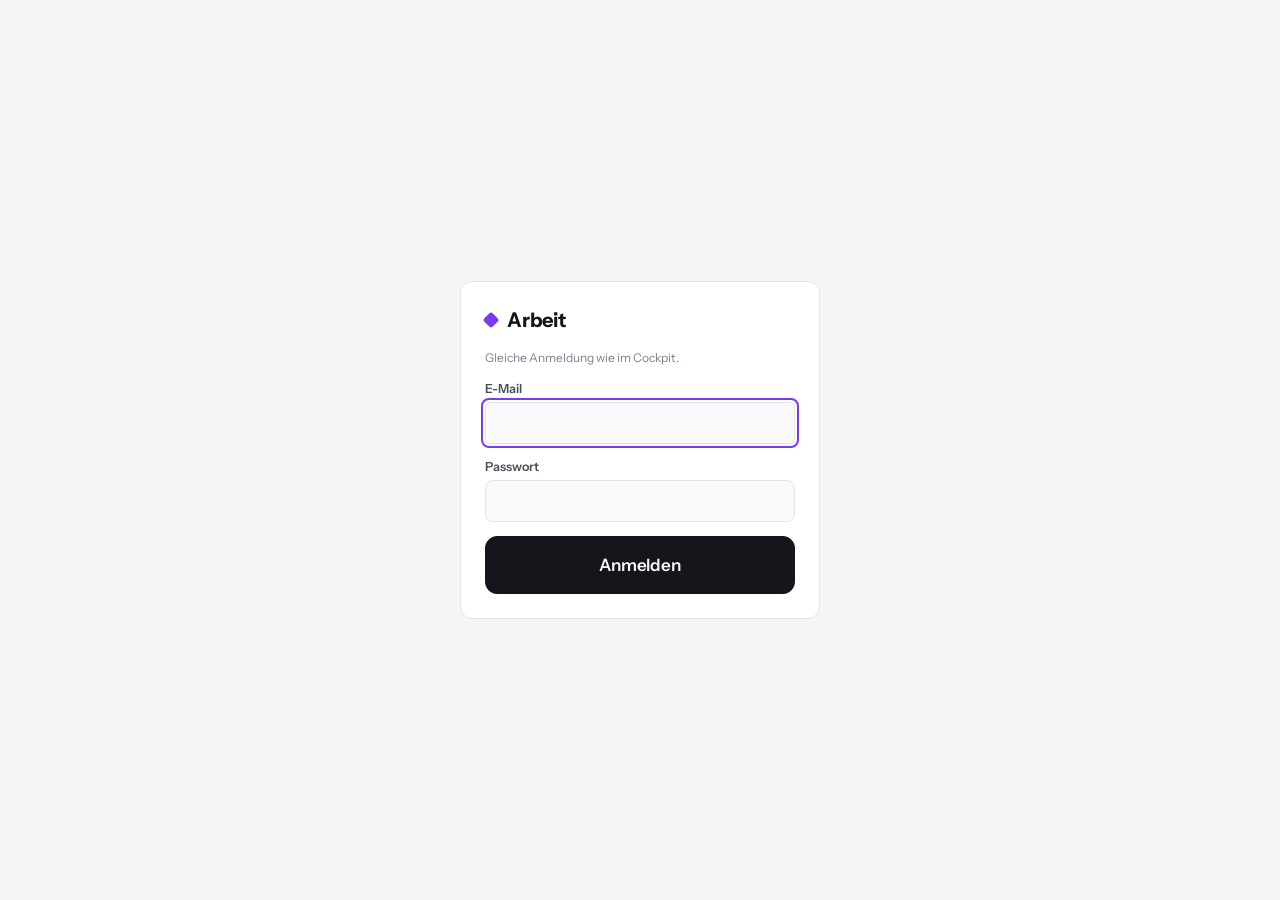
<file: arbeit.html>
<!doctype html>
<html lang="de">
<head>
<meta charset="utf-8">
<meta name="viewport" content="width=device-width, initial-scale=1, viewport-fit=cover">
<meta name="robots" content="noindex, nofollow">
<title>Arbeit · Cockpit</title>
<meta name="theme-color" content="#f4f5f7">
<link rel="manifest" href="manifest.webmanifest">
<link rel="icon" href="icon.svg" type="image/svg+xml">
<link rel="apple-touch-icon" href="icon-180.png">
<meta name="mobile-web-app-capable" content="yes">
<meta name="apple-mobile-web-app-capable" content="yes">
<meta name="apple-mobile-web-app-title" content="Cockpit">
<script>try{var t=localStorage.getItem("cockpit_theme");if(t==="light"||t==="dark")document.documentElement.dataset.theme=t;}catch(e){}</script>
<link rel="preconnect" href="https://fonts.googleapis.com">
<link rel="preconnect" href="https://fonts.gstatic.com" crossorigin>
<link rel="stylesheet" href="https://fonts.googleapis.com/css2?family=Instrument+Sans:wght@400;500;600;700&family=JetBrains+Mono:wght@400;500;600&display=swap">
<style>
:root{
  --bg:#f4f5f7; --panel:#ffffff; --panel-2:#f8f9fb; --line:#e3e5ea; --line-2:#eceef2;
  --ink:#14161b; --ink-2:#4a4f5c; --ink-3:#7c8190;
  --brand:#c2272d; --work:#7c3aed; --work-soft:#efe9fd; --on-work:#ffffff;
  --good:#0f8a4f; --good-soft:#e3f4ea; --bad:#d23b3b; --bad-soft:#fbe7e7; --warn:#b77700; --warn-soft:#fbf1dc;
  --mono:"JetBrains Mono",ui-monospace,SFMono-Regular,Menlo,monospace;
  --sans:"Instrument Sans",system-ui,-apple-system,"Segoe UI",sans-serif;
}
@media (prefers-color-scheme: dark){
  :root:not([data-theme="light"]){
    color-scheme:dark;
    --bg:#0f1115; --panel:#171a20; --panel-2:#1c2027; --line:#2a2f38; --line-2:#232730;
    --ink:#f1f2f5; --ink-2:#b4b8c3; --ink-3:#848a98;
    --brand:#ef5a5f; --work:#a78bfa; --work-soft:#2a2140; --on-work:#14161b;
    --good:#3cc47e; --good-soft:#15301f; --bad:#f0625f; --bad-soft:#3a1c1c; --warn:#e2a63a; --warn-soft:#352a14;
  }
}
:root[data-theme="dark"]{
  color-scheme:dark;
  --bg:#0f1115; --panel:#171a20; --panel-2:#1c2027; --line:#2a2f38; --line-2:#232730;
  --ink:#f1f2f5; --ink-2:#b4b8c3; --ink-3:#848a98;
  --brand:#ef5a5f; --work:#a78bfa; --work-soft:#2a2140; --on-work:#14161b;
  --good:#3cc47e; --good-soft:#15301f; --bad:#f0625f; --bad-soft:#3a1c1c; --warn:#e2a63a; --warn-soft:#352a14;
}
*{box-sizing:border-box}
[hidden]{display:none!important}
body{margin:0;background:var(--bg);color:var(--ink);font-family:var(--sans);font-size:14px;line-height:1.45}
.wrap{max-width:760px;margin:0 auto;padding-inline:16px;padding-block:18px 60px;display:grid;gap:16px}
.wrap > *{min-width:0}
.num{font-family:var(--mono);font-variant-numeric:tabular-nums}
a{color:inherit}
:focus-visible{outline:2px solid var(--work);outline-offset:2px;border-radius:4px}
.top{display:flex;align-items:center;justify-content:space-between;gap:10px;flex-wrap:wrap}
.logo{display:flex;align-items:center;gap:10px;font-weight:700;font-size:20px;letter-spacing:-.01em}
.logo i{width:12px;height:12px;border-radius:3px;background:var(--work);display:block;transform:rotate(45deg)}
.links{display:flex;gap:8px;flex-wrap:wrap}
.link,.btn{display:inline-flex;align-items:center;justify-content:center;gap:6px;padding:7px 12px;border:1px solid var(--line);background:var(--panel);border-radius:8px;text-decoration:none;font:inherit;font-weight:500;font-size:13px;color:inherit;cursor:pointer;white-space:nowrap}
.link:hover,.btn:hover{border-color:var(--ink-3)}
.btn.primary{background:var(--ink);color:var(--bg);border-color:var(--ink);font-weight:600}
.btn.work{background:var(--work);color:var(--on-work);border-color:var(--work);font-weight:650}
.btn.big{padding:16px;font-size:17px;border-radius:12px;width:100%}
.btn.danger{color:var(--bad)}
.btn:disabled{opacity:.5;cursor:default}
.tabs{display:grid;grid-template-columns:repeat(3,1fr);border:1px solid var(--line);border-radius:10px;overflow:hidden;background:var(--panel)}
.tabs button{font:inherit;font-size:14px;font-weight:550;padding:10px;background:transparent;border:0;color:var(--ink-2);cursor:pointer}
.tabs button+button{border-left:1px solid var(--line)}
.tabs button[aria-selected="true"]{background:var(--work);color:var(--on-work)}
.card{background:var(--panel);border:1px solid var(--line);border-radius:12px;padding:16px;display:grid;gap:12px}
.card h2{margin:0;font-size:15px;font-weight:650}
.lbl{font-size:11.5px;text-transform:uppercase;letter-spacing:.06em;color:var(--ink-3);font-weight:600}
.big{font-size:26px;font-weight:600;letter-spacing:-.01em}
.muted{color:var(--ink-3)} .pos{color:var(--good)} .neg{color:var(--bad)} .err{color:var(--bad);font-size:13px}
.kpis{display:grid;grid-template-columns:repeat(3,1fr);gap:12px}
.kpis .big{font-size:19px;margin-top:3px}
.row{display:flex;align-items:center;justify-content:space-between;gap:10px}
.stepper{display:inline-flex;align-items:center;gap:8px}
.stepper button{width:34px;height:34px;border-radius:8px;border:1px solid var(--line);background:var(--panel-2);font:inherit;font-size:16px;color:inherit;cursor:pointer}
.list{list-style:none;margin:0;padding:0;display:grid}
.list li{padding:11px 0;border-bottom:1px solid var(--line-2);display:grid;gap:3px;cursor:pointer}
.list li:last-child{border-bottom:0}
.list .line1{display:flex;justify-content:space-between;gap:10px;align-items:baseline}
.list .line1 > :first-child{min-width:0;overflow:hidden;text-overflow:ellipsis;white-space:nowrap}
.list li,.list .line1{min-width:0}
.list .line1 > :last-child{flex:none}
.list .line1 > .wrap-title{white-space:normal;overflow:visible}
.list .sub{font-size:12.5px;color:var(--ink-2)}
.tag{display:inline-block;font-size:11px;font-weight:650;padding:1px 7px;border-radius:999px;background:var(--work-soft);color:var(--work);margin-left:6px;vertical-align:1px}
.tag.urlaub{background:var(--good-soft);color:var(--good)} .tag.krank{background:var(--bad-soft);color:var(--bad)} .tag.feiertag{background:var(--warn-soft);color:var(--warn)}
form.grid{display:grid;gap:10px}
label.f{display:grid;gap:4px;font-size:12.5px;font-weight:600;color:var(--ink-2)}
input,select,textarea{font:inherit;font-size:15px;padding:9px 11px;border:1px solid var(--line);border-radius:8px;background:var(--panel-2);color:var(--ink);width:100%;min-width:0}
textarea{min-height:64px;resize:vertical}
.two{display:grid;grid-template-columns:1fr 1fr;gap:10px}
.month{font-size:12px;text-transform:uppercase;letter-spacing:.06em;color:var(--ink-3);font-weight:650;margin-top:6px}
.status-sel{font-size:13px;padding:5px 8px;width:auto}
dialog{border:1px solid var(--line);border-radius:14px;background:var(--panel);color:var(--ink);padding:18px;width:min(460px,calc(100vw - 32px))}
dialog::backdrop{background:rgb(0 0 0 / .45)}
.toast{position:fixed;left:50%;bottom:24px;transform:translateX(-50%);background:var(--ink);color:var(--bg);padding:10px 16px;border-radius:10px;font-size:13.5px;font-weight:550;box-shadow:0 8px 24px rgb(0 0 0 / .2);z-index:10}
.hint{font-size:12px;color:var(--ink-3)}
.login{min-height:100vh;min-height:100dvh;display:grid;place-items:center;padding:48px 16px}
.login form{width:100%;max-width:360px;background:var(--panel);border:1px solid var(--line);border-radius:12px;padding:24px;display:grid;gap:14px}
@media (max-width:480px){ .two{grid-template-columns:1fr} .kpis .big{font-size:17px} }
</style>
</head>
<body>

<div class="login" id="login" hidden>
  <form id="login-form" autocomplete="on">
    <div class="logo"><i></i>Arbeit</div>
    <div class="hint">Gleiche Anmeldung wie im Cockpit.</div>
    <label class="f">E-Mail<input id="login-email" type="email" autocomplete="username" required></label>
    <label class="f">Passwort<input id="login-pass" type="password" autocomplete="current-password" required></label>
    <div class="err" id="login-err" role="alert" hidden></div>
    <button type="submit" class="btn primary big" id="login-btn">Anmelden</button>
  </form>
</div>

<div class="wrap" id="app" hidden>
  <header class="top">
    <div class="logo"><i></i>Arbeit <span class="muted" style="font-size:13px;font-weight:500" id="today"></span></div>
    <nav class="links">
      <a class="link" href="index.html">◆ Cockpit</a>
      <button type="button" class="link" id="theme-btn" aria-label="Farbschema wechseln"></button>
    </nav>
  </header>

  <div class="tabs" role="tablist">
    <button type="button" role="tab" data-tab="zeit">Zeit</button>
    <button type="button" role="tab" data-tab="erfolge">Erfolge</button>
    <button type="button" role="tab" data-tab="vorhaben">Vorhaben</button>
  </div>

  <!-- ================= ZEIT ================= -->
  <section data-panel="zeit" class="wrap" style="padding:0;gap:16px">
    <div class="card" id="today-card"><div class="muted">Wird geladen …</div></div>
    <div class="card">
      <div class="kpis">
        <div><div class="lbl">Diese Woche</div><div class="big num" id="k-week">–</div><div class="hint" id="k-week-sub"></div></div>
        <div><div class="lbl">Dieser Monat</div><div class="big num" id="k-month">–</div><div class="hint" id="k-month-sub"></div></div>
        <div><div class="lbl">Überstunden</div><div class="big num" id="k-over">–</div><div class="hint">seit Beginn</div></div>
      </div>
    </div>
    <div class="card">
      <div class="row"><h2>Tage</h2><button type="button" class="btn" id="add-day">+ Tag nachtragen</button></div>
      <ul class="list" id="day-list"></ul>
      <div class="hint">Antippen zum Bearbeiten. Soll: 8 h netto je Werktag (40 h/Woche, 45 min Pause). Urlaub/Krank/Feiertag zählen als erfüllt.</div>
    </div>
  </section>

  <!-- ================= ERFOLGE ================= -->
  <section data-panel="erfolge" class="wrap" style="padding:0;gap:16px" hidden>
    <div class="card">
      <h2>Erfolg festhalten</h2>
      <form class="grid" id="win-form">
        <label class="f">Was habe ich gemacht? *<input name="titel" required placeholder="z. B. Bauablauf Rohbau umgeplant"></label>
        <label class="f">Was hat es gebracht?<textarea name="wirkung" placeholder="Wirkung für Firma/Projekt/Team"></textarea></label>
        <div class="two">
          <label class="f">Messbar (Zahl)<input name="zahl" placeholder="z. B. 3 Tage früher, 4.000 € gespart"></label>
          <label class="f">Kategorie<select name="kategorie">
            <option>Zeit</option><option>Geld</option><option>Qualität</option><option>Sicherheit</option>
            <option>Team</option><option>Kunde</option><option>Prozess</option><option>Sonstiges</option></select></label>
        </div>
        <label class="f">Datum<input name="datum" type="date" required></label>
        <input type="hidden" name="id">
        <div class="row"><button type="submit" class="btn work" style="flex:1">Speichern</button><button type="button" class="btn" id="win-cancel" hidden>Abbrechen</button><button type="button" class="btn danger" id="win-del" hidden>Löschen</button></div>
      </form>
      <div class="hint">Nur eigene Beiträge – keine Firmeninterna (Kundennamen, Preise, interne Dokumente).</div>
    </div>
    <div class="card"><div class="row"><h2>Gesammelt</h2><span class="muted" id="win-count"></span></div><div id="win-list"></div></div>
  </section>

  <!-- ================= VORHABEN ================= -->
  <section data-panel="vorhaben" class="wrap" style="padding:0;gap:16px" hidden>
    <div class="card">
      <h2>Neues Vorhaben / Idee</h2>
      <form class="grid" id="plan-form">
        <label class="f">Titel *<input name="titel" required placeholder="z. B. Wochenplanung mit Nachunternehmern einführen"></label>
        <label class="f">Notiz<textarea name="beschreibung" placeholder="Warum, wie, mit wem …"></textarea></label>
        <button type="submit" class="btn work">Hinzufügen</button>
      </form>
    </div>
    <div class="card"><h2>Liste</h2><div id="plan-list"></div></div>
  </section>
</div>

<!-- Tag bearbeiten -->
<dialog id="day-dlg">
  <form class="grid" id="day-form" method="dialog">
    <div class="row"><h2 style="margin:0;font-size:16px" id="day-dlg-title">Tag bearbeiten</h2></div>
    <div class="two">
      <label class="f">Datum<input name="tag" type="date" required></label>
      <label class="f">Art<select name="art"><option value="arbeit">Arbeit</option><option value="urlaub">Urlaub</option><option value="krank">Krank</option><option value="feiertag">Feiertag</option></select></label>
    </div>
    <div class="two" id="day-times">
      <label class="f">Beginn<input name="beginn" type="time"></label>
      <label class="f">Ende<input name="ende" type="time"></label>
    </div>
    <label class="f" id="day-pause">Pause (Minuten)<input name="pause_min" type="number" min="0" step="5"></label>
    <label class="f">Notiz<input name="notiz" placeholder="optional, z. B. Baustelle"></label>
    <div class="row">
      <button type="button" class="btn danger" id="day-del">Löschen</button>
      <span style="flex:1"></span>
      <button type="button" class="btn" id="day-cancel">Abbrechen</button>
      <button type="submit" class="btn primary">Speichern</button>
    </div>
  </form>
</dialog>

<div class="toast" id="toast" hidden></div>

<script>
(function(){
  // ---------- Grundlagen ----------
  const SUPABASE_URL = "https://qqsxtzbukkneptegkbkf.supabase.co";
  const SUPABASE_KEY = "sb_publishable_pOBjg9lbOcJwV-4qz9ilAw_YZwADBCT"; // öffentlich gedacht, Schutz über Login + RLS
  const SESSION_KEY = "cockpit_session";                                  // gleiche Sitzung wie Cockpit/Journal
  const SOLL_MIN = 8 * 60, DEFAULT_PAUSE = 45;
  const $ = s => document.querySelector(s);
  const esc = s => String(s ?? "").replace(/[&<>"]/g, c => ({"&":"&amp;","<":"&lt;",">":"&gt;",'"':"&quot;"}[c]));
  const pad = n => String(n).padStart(2, "0");
  const isoDay = d => `${d.getFullYear()}-${pad(d.getMonth()+1)}-${pad(d.getDate())}`;   // lokales Datum
  const hm = min => { const s = min < 0 ? "−" : ""; min = Math.abs(Math.round(min)); return `${s}${Math.floor(min/60)}:${pad(min%60)} h`; };
  const hmSigned = min => (min > 0 ? "+" : "") + hm(min);
  const clock = ts => ts ? new Date(ts).toLocaleTimeString("de-DE", {hour:"2-digit", minute:"2-digit"}) : "–";
  const dayLabel = tag => new Date(tag + "T12:00:00").toLocaleDateString("de-DE", {weekday:"short", day:"2-digit", month:"2-digit"});
  const isWeekday = tag => { const d = new Date(tag + "T12:00:00").getDay(); return d >= 1 && d <= 5; };
  function toast(msg){ const t = $("#toast"); t.textContent = msg; t.hidden = false; clearTimeout(t._h); t._h = setTimeout(() => t.hidden = true, 2200); }
  $("#today").textContent = new Date().toLocaleDateString("de-DE", {weekday:"long", day:"numeric", month:"long"});

  // ---------- Supabase ----------
  function loadSession(){ try{ return JSON.parse(localStorage.getItem(SESSION_KEY)); }catch(e){ return null; } }
  function saveSession(s){ try{ s ? localStorage.setItem(SESSION_KEY, JSON.stringify(s)) : localStorage.removeItem(SESSION_KEY); }catch(e){} }
  async function authRequest(grant, body){
    const res = await fetch(`${SUPABASE_URL}/auth/v1/token?grant_type=${grant}`, {method:"POST", headers:{apikey:SUPABASE_KEY, "Content-Type":"application/json"}, body:JSON.stringify(body)});
    const d = await res.json().catch(() => ({}));
    if(!res.ok) throw Object.assign(new Error(d.error_description || d.msg || d.message || ("HTTP " + res.status)), {status:res.status});
    const s = {access_token:d.access_token, refresh_token:d.refresh_token, expires_at:d.expires_at || Math.floor(Date.now()/1000) + (d.expires_in || 3600), email:d.user && d.user.email};
    saveSession(s); return s;
  }
  async function validSession(){
    const s = loadSession();
    if(!s || !s.refresh_token) return null;
    if(s.expires_at - 60 > Date.now()/1000) return s;
    try{ return await authRequest("refresh_token", {refresh_token:s.refresh_token}); }
    catch(e){ if(e.status >= 400 && e.status < 500) saveSession(null); return null; }
  }
  async function sb(method, path, body, prefer){
    const s = await validSession();
    if(!s){ showLogin(); throw new Error("nicht angemeldet"); }
    const res = await fetch(`${SUPABASE_URL}/rest/v1/${path}`, {method, headers:{apikey:SUPABASE_KEY, Authorization:"Bearer " + s.access_token, "Content-Type":"application/json", ...(prefer ? {Prefer:prefer} : {})}, body: body === undefined ? undefined : JSON.stringify(body)});
    if(res.status === 401){ saveSession(null); showLogin(); throw new Error("Sitzung abgelaufen"); }
    if(!res.ok) throw new Error(`HTTP ${res.status}: ${(await res.text()).slice(0,160)}`);
    const t = await res.text(); return t ? JSON.parse(t) : null;
  }
  const upsertDay = row => sb("POST", "work_days?on_conflict=tag", [{...row, updated_at:new Date().toISOString()}], "resolution=merge-duplicates,return=minimal");

  // ---------- ZEIT ----------
  let DAYS = [];
  const netMin = (d, now = Date.now()) => {
    if(d.art !== "arbeit") return isWeekday(d.tag) ? SOLL_MIN : 0;
    if(!d.beginn) return 0;
    const end = d.ende ? new Date(d.ende).getTime() : now;
    return Math.max(0, (end - new Date(d.beginn).getTime()) / 6e4 - (d.pause_min || 0));
  };
  const sollMin = d => isWeekday(d.tag) ? SOLL_MIN : 0;

  async function loadDays(){
    try{ DAYS = await sb("GET", "work_days?select=*&order=tag.desc&limit=400"); renderZeit(); }
    catch(e){ $("#today-card").innerHTML = `<div class="err">Arbeitszeiten konnten nicht geladen werden (${esc(e.message)}).</div>`; }
  }
  function renderZeit(){
    const today = isoDay(new Date()), d = DAYS.find(x => x.tag === today);
    const card = $("#today-card");
    if(!d || (d.art === "arbeit" && !d.beginn)){
      card.innerHTML = `<div class="lbl">Heute</div>
        <button type="button" class="btn work big" id="btn-start">▶ Arbeitsbeginn jetzt</button>
        <div class="hint">Vergessen? Über „+ Tag nachtragen“ unten kannst du Zeiten auch nachträglich eintragen.</div>`;
      $("#btn-start").onclick = () => stamp("start");
    } else if(d.art !== "arbeit"){
      card.innerHTML = `<div class="lbl">Heute</div><div class="big">${{urlaub:"Urlaub",krank:"Krank",feiertag:"Feiertag"}[d.art] || d.art}</div>`;
    } else if(!d.ende){
      card.innerHTML = `<div class="row"><div><div class="lbl">Heute seit ${clock(d.beginn)}</div><div class="big num" id="live-net">${hm(netMin(d))}</div><div class="hint">netto (abzgl. Pause)</div></div>
          <div class="stepper"><button type="button" id="p-minus" aria-label="Pause kürzer">−</button><div style="text-align:center"><div class="lbl">Pause</div><div class="num">${d.pause_min} min</div></div><button type="button" id="p-plus" aria-label="Pause länger">+</button></div></div>
        <button type="button" class="btn primary big" id="btn-end">■ Feierabend jetzt</button>`;
      $("#btn-end").onclick = () => stamp("end");
      $("#p-minus").onclick = () => changePause(-15); $("#p-plus").onclick = () => changePause(15);
    } else {
      const n = netMin(d), diff = n - sollMin(d);
      card.innerHTML = `<div class="row"><div><div class="lbl">Heute erledigt · ${clock(d.beginn)}–${clock(d.ende)}</div><div class="big num">${hm(n)}</div>
          <div class="hint">Pause ${d.pause_min} min · <span class="${diff >= 0 ? "pos" : "neg"}">${hmSigned(diff)}</span> gegenüber Soll</div></div>
          <button type="button" class="btn" id="btn-edit-today">Bearbeiten</button></div>`;
      $("#btn-edit-today").onclick = () => openDay(d);
    }
    // Kennzahlen
    const now = new Date(), monday = new Date(now); monday.setHours(0,0,0,0); monday.setDate(monday.getDate() - ((monday.getDay()+6)%7));
    const wk = isoDay(monday), mo = today.slice(0,7);
    const week = DAYS.filter(x => x.tag >= wk && x.tag <= today), month = DAYS.filter(x => x.tag.startsWith(mo));
    const sum = arr => arr.reduce((a,x) => a + netMin(x), 0);
    let wdMonth = 0; for(let i = 1; i <= new Date(now.getFullYear(), now.getMonth()+1, 0).getDate(); i++){ if(isWeekday(`${mo}-${pad(i)}`)) wdMonth++; }
    $("#k-week").textContent = hm(sum(week)); $("#k-week-sub").textContent = "von 40:00 h";
    $("#k-month").textContent = hm(sum(month)); $("#k-month-sub").textContent = `von ${hm(wdMonth * SOLL_MIN)}`;
    const over = DAYS.filter(x => x.art !== "arbeit" || x.ende).reduce((a,x) => a + netMin(x) - sollMin(x), 0); // offene Tage zählen erst nach Feierabend
    const ko = $("#k-over"); ko.textContent = hmSigned(over); ko.className = "big num " + (over >= 0 ? "pos" : "neg");
    // Liste
    $("#day-list").innerHTML = DAYS.slice(0, 60).map(x => {
      const n = netMin(x), diff = n - sollMin(x);
      const times = x.art === "arbeit" ? `${clock(x.beginn)}–${x.ende ? clock(x.ende) : "läuft"} · Pause ${x.pause_min} min` : "";
      return `<li data-tag="${x.tag}"><div class="line1"><span>${dayLabel(x.tag)}${x.art !== "arbeit" ? `<span class="tag ${x.art}">${esc({urlaub:"Urlaub",krank:"Krank",feiertag:"Feiertag"}[x.art])}</span>` : ""}</span>
        <span class="num">${hm(n)} <span class="${diff >= 0 ? "pos" : "neg"}" style="font-size:12px">${x.art === "arbeit" && x.ende ? hmSigned(diff) : ""}</span></span></div>
        <div class="sub">${esc(times)}${x.notiz ? (times ? " · " : "") + esc(x.notiz) : ""}</div></li>`;
    }).join("") || `<li class="muted" style="cursor:default">Noch keine Einträge.</li>`;
    document.querySelectorAll("#day-list li[data-tag]").forEach(li => li.onclick = () => openDay(DAYS.find(x => x.tag === li.dataset.tag)));
  }
  setInterval(() => { const el = $("#live-net"); const d = DAYS.find(x => x.tag === isoDay(new Date())); if(el && d && !d.ende) el.textContent = hm(netMin(d)); }, 30e3);

  async function stamp(kind){
    const today = isoDay(new Date()), d = DAYS.find(x => x.tag === today) || {tag:today, art:"arbeit", pause_min:DEFAULT_PAUSE};
    const row = {tag:today, art:"arbeit", pause_min:d.pause_min ?? DEFAULT_PAUSE, beginn:d.beginn || null, ende:d.ende || null, notiz:d.notiz || null};
    if(kind === "start") row.beginn = new Date().toISOString();
    if(kind === "end") row.ende = new Date().toISOString();
    try{ await upsertDay(row); toast(kind === "start" ? "Arbeitsbeginn gespeichert" : "Feierabend gespeichert"); await loadDays(); }
    catch(e){ toast("Fehler: " + e.message); }
  }
  async function changePause(delta){
    const d = DAYS.find(x => x.tag === isoDay(new Date())); if(!d) return;
    try{ await upsertDay({tag:d.tag, pause_min:Math.max(0, (d.pause_min || 0) + delta)}); await loadDays(); }catch(e){ toast("Fehler: " + e.message); }
  }

  // Tag bearbeiten / nachtragen
  const dlg = $("#day-dlg"), df = $("#day-form");
  const timeOf = ts => ts ? `${pad(new Date(ts).getHours())}:${pad(new Date(ts).getMinutes())}` : "";
  const tsOf = (tag, t) => t ? new Date(`${tag}T${t}:00`).toISOString() : null;
  function syncArt(){ const work = df.art.value === "arbeit"; $("#day-times").hidden = !work; $("#day-pause").hidden = !work; }
  df.art.onchange = syncArt;
  function openDay(d){
    const isNew = !d;
    d = d || {tag:isoDay(new Date()), art:"arbeit", pause_min:DEFAULT_PAUSE};
    $("#day-dlg-title").textContent = isNew ? "Tag nachtragen" : "Tag bearbeiten";
    df.tag.value = d.tag; df.tag.disabled = !isNew; df.art.value = d.art || "arbeit";
    df.beginn.value = timeOf(d.beginn); df.ende.value = timeOf(d.ende); df.pause_min.value = d.pause_min ?? DEFAULT_PAUSE; df.notiz.value = d.notiz || "";
    $("#day-del").hidden = isNew; syncArt(); dlg.showModal();
  }
  $("#add-day").onclick = () => openDay(null);
  $("#day-cancel").onclick = () => dlg.close();
  df.onsubmit = async e => {
    e.preventDefault();
    const tag = df.tag.value, art = df.art.value;
    if(art === "arbeit" && df.beginn.value && df.ende.value && df.ende.value <= df.beginn.value){ toast("Ende muss nach Beginn liegen"); return; }
    const row = {tag, art, notiz:df.notiz.value.trim() || null,
      beginn: art === "arbeit" ? tsOf(tag, df.beginn.value) : null, ende: art === "arbeit" ? tsOf(tag, df.ende.value) : null,
      pause_min: art === "arbeit" ? Math.max(0, parseInt(df.pause_min.value || "0", 10)) : 0};
    try{ await upsertDay(row); dlg.close(); toast("Gespeichert"); await loadDays(); }catch(err){ toast("Fehler: " + err.message); }
  };
  $("#day-del").onclick = async () => {
    if(!confirm("Diesen Tag wirklich löschen?")) return;
    try{ await sb("DELETE", `work_days?tag=eq.${df.tag.value}`, undefined, "return=minimal"); dlg.close(); toast("Gelöscht"); await loadDays(); }catch(e){ toast("Fehler: " + e.message); }
  };

  // ---------- ERFOLGE ----------
  let WINS = [];
  const wf = $("#win-form");
  function resetWin(){ wf.reset(); wf.datum.value = isoDay(new Date()); wf.id.value = ""; $("#win-cancel").hidden = true; $("#win-del").hidden = true; }
  async function loadWins(){
    try{ WINS = await sb("GET", "work_wins?select=*&order=datum.desc,created_at.desc"); renderWins(); }
    catch(e){ $("#win-list").innerHTML = `<div class="err">Erfolge konnten nicht geladen werden (${esc(e.message)}).</div>`; }
  }
  function renderWins(){
    $("#win-count").textContent = WINS.length ? `${WINS.length} Einträge` : "";
    if(!WINS.length){ $("#win-list").innerHTML = `<div class="muted">Noch nichts gesammelt – der erste Erfolg kommt bestimmt.</div>`; return; }
    let html = "", last = "";
    WINS.forEach(w => {
      const m = new Date(w.datum + "T12:00:00").toLocaleDateString("de-DE", {month:"long", year:"numeric"});
      if(m !== last){ html += `${last ? "</ul>" : ""}<div class="month">${m}</div><ul class="list">`; last = m; }
      html += `<li data-id="${w.id}"><div class="line1"><span><b>${esc(w.titel)}</b>${w.kategorie ? `<span class="tag">${esc(w.kategorie)}</span>` : ""}</span><span class="muted" style="font-size:12px">${dayLabel(w.datum)}</span></div>
        ${w.wirkung ? `<div class="sub">${esc(w.wirkung)}</div>` : ""}${w.zahl ? `<div class="sub num">→ ${esc(w.zahl)}</div>` : ""}</li>`;
    });
    $("#win-list").innerHTML = html + "</ul>";
    document.querySelectorAll("#win-list li[data-id]").forEach(li => li.onclick = () => editWin(WINS.find(w => w.id === li.dataset.id)));
  }
  function editWin(w){
    wf.titel.value = w.titel; wf.wirkung.value = w.wirkung || ""; wf.zahl.value = w.zahl || ""; wf.kategorie.value = w.kategorie || "Sonstiges";
    wf.datum.value = w.datum; wf.id.value = w.id; $("#win-cancel").hidden = false; $("#win-del").hidden = false; wf.scrollIntoView({behavior:"smooth"}); wf.titel.focus();
  }
  $("#win-cancel").onclick = resetWin;
  $("#win-del").onclick = async () => {
    if(!wf.id.value || !confirm(`Erfolg „${wf.titel.value}“ wirklich löschen?`)) return;
    try{ await sb("DELETE", `work_wins?id=eq.${wf.id.value}`, undefined, "return=minimal"); toast("Erfolg gelöscht"); resetWin(); await loadWins(); }
    catch(err){ toast("Fehler: " + err.message); }
  };
  wf.onsubmit = async e => {
    e.preventDefault();
    const row = {titel:wf.titel.value.trim(), wirkung:wf.wirkung.value.trim() || null, zahl:wf.zahl.value.trim() || null, kategorie:wf.kategorie.value, datum:wf.datum.value};
    try{
      if(wf.id.value) await sb("PATCH", `work_wins?id=eq.${wf.id.value}`, row, "return=minimal");
      else await sb("POST", "work_wins", [row], "return=minimal");
      toast("Erfolg gespeichert"); resetWin(); await loadWins();
    }catch(err){ toast("Fehler: " + err.message); }
  };

  // ---------- VORHABEN ----------
  let PLANS = [];
  const STATUS = {idee:"Idee", laeuft:"Läuft", umgesetzt:"Umgesetzt", verworfen:"Verworfen"};
  const pf = $("#plan-form");
  async function loadPlans(){
    try{ PLANS = await sb("GET", "work_plans?select=*&order=created_at.desc"); renderPlans(); }
    catch(e){ $("#plan-list").innerHTML = `<div class="err">Vorhaben konnten nicht geladen werden (${esc(e.message)}).</div>`; }
  }
  function renderPlans(){
    const order = ["laeuft","idee","umgesetzt","verworfen"];
    const sorted = [...PLANS].sort((a,b) => order.indexOf(a.status) - order.indexOf(b.status));
    $("#plan-list").innerHTML = sorted.length ? `<ul class="list">${sorted.map(p => `<li style="cursor:default" data-id="${p.id}">
      <div class="line1"><span class="wrap-title" style="${p.status === "verworfen" ? "text-decoration:line-through;color:var(--ink-3)" : ""}"><b>${esc(p.titel)}</b></span>
        <select class="status-sel" data-id="${p.id}">${Object.entries(STATUS).map(([k,v]) => `<option value="${k}"${k === p.status ? " selected" : ""}>${v}</option>`).join("")}</select></div>
      ${p.beschreibung ? `<div class="sub">${esc(p.beschreibung)}</div>` : ""}</li>`).join("")}</ul>`
      : `<div class="muted">Noch keine Vorhaben.</div>`;
    document.querySelectorAll(".status-sel").forEach(sel => sel.onchange = () => setPlanStatus(sel.dataset.id, sel.value));
  }
  async function setPlanStatus(id, status){
    try{
      await sb("PATCH", `work_plans?id=eq.${id}`, {status, updated_at:new Date().toISOString()}, "return=minimal");
      const p = PLANS.find(x => x.id === id); await loadPlans();
      if(status === "umgesetzt" && p && confirm("Umgesetzt! Als Erfolg festhalten?")){
        showTab("erfolge"); resetWin(); wf.titel.value = p.titel; wf.wirkung.value = p.beschreibung || ""; wf.titel.focus();
      }
    }catch(e){ toast("Fehler: " + e.message); }
  }
  pf.onsubmit = async e => {
    e.preventDefault();
    try{ await sb("POST", "work_plans", [{titel:pf.titel.value.trim(), beschreibung:pf.beschreibung.value.trim() || null}], "return=minimal"); pf.reset(); toast("Vorhaben gespeichert"); await loadPlans(); }
    catch(err){ toast("Fehler: " + err.message); }
  };

  // ---------- Tabs ----------
  function showTab(name){
    document.querySelectorAll(".tabs button").forEach(b => b.setAttribute("aria-selected", String(b.dataset.tab === name)));
    document.querySelectorAll("[data-panel]").forEach(p => p.hidden = p.dataset.panel !== name);
    try{ localStorage.setItem("arbeit_tab", name); }catch(e){}
  }
  document.querySelectorAll(".tabs button").forEach(b => b.onclick = () => showTab(b.dataset.tab));
  let startTab = "zeit"; try{ startTab = localStorage.getItem("arbeit_tab") || "zeit"; }catch(e){}
  showTab(startTab);

  // ---------- Farbschema (wie im Cockpit) ----------
  const THEMES = ["system","light","dark"], THEME_LABEL = {system:"◐ Auto", light:"☀ Hell", dark:"☾ Dunkel"};
  function storedTheme(){ try{ return localStorage.getItem("cockpit_theme") || "system"; }catch(e){ return "system"; } }
  function applyTheme(t){
    if(t === "system") delete document.documentElement.dataset.theme; else document.documentElement.dataset.theme = t;
    try{ t === "system" ? localStorage.removeItem("cockpit_theme") : localStorage.setItem("cockpit_theme", t); }catch(e){}
    $("#theme-btn").textContent = THEME_LABEL[t];
    document.querySelector('meta[name="theme-color"]').setAttribute("content", getComputedStyle(document.body).backgroundColor);
  }
  $("#theme-btn").onclick = () => applyTheme(THEMES[(THEMES.indexOf(storedTheme()) + 1) % THEMES.length]);
  applyTheme(storedTheme());

  // ---------- Ansichten / Login ----------
  const loginEl = $("#login"), appEl = $("#app");
  function showLogin(){ appEl.hidden = true; loginEl.hidden = false; $("#login-email").focus(); }
  function showApp(){ loginEl.hidden = true; appEl.hidden = false; resetWin(); loadDays(); loadWins(); loadPlans(); }
  $("#login-form").addEventListener("submit", async e => {
    e.preventDefault();
    const btn = $("#login-btn"), err = $("#login-err");
    btn.disabled = true; err.hidden = true;
    try{ await authRequest("password", {email:$("#login-email").value.trim(), password:$("#login-pass").value}); $("#login-pass").value = ""; showApp(); }
    catch(ex){ err.textContent = ex.status === 400 ? "E-Mail oder Passwort falsch." : "Anmeldung fehlgeschlagen: " + ex.message; err.hidden = false; }
    finally{ btn.disabled = false; }
  });
  document.addEventListener("visibilitychange", () => { if(document.visibilityState === "visible" && !appEl.hidden) loadDays(); });
  validSession().then(s => s ? showApp() : showLogin());
})();
</script>
</body>
</html>
</file>
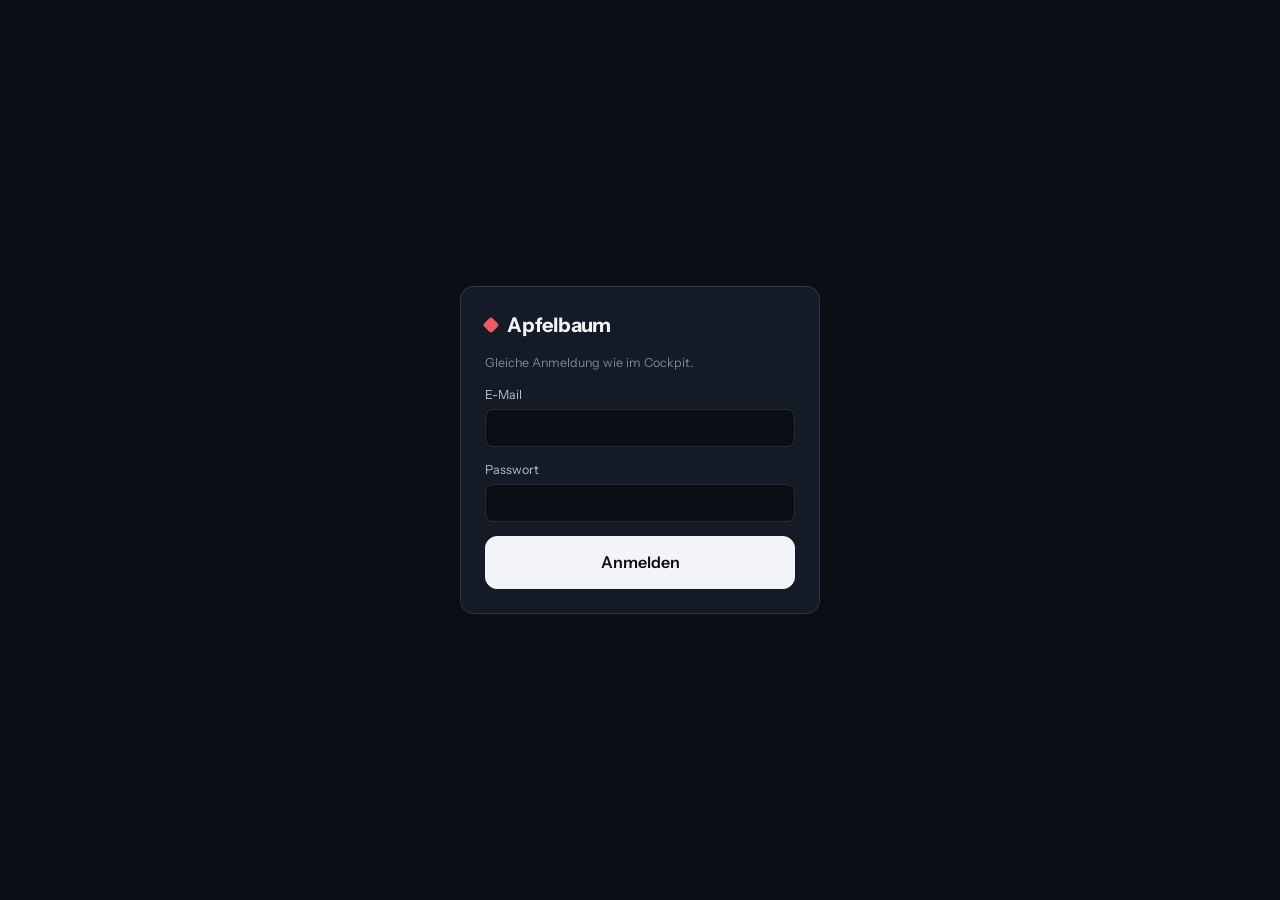
<file: baum.html>
<!doctype html>
<html lang="de">
<head>
<meta charset="utf-8">
<meta name="viewport" content="width=device-width, initial-scale=1, viewport-fit=cover">
<meta name="robots" content="noindex, nofollow">
<title>Apfelbaum · Cockpit</title>
<meta name="theme-color" content="#0f1115">
<link rel="manifest" href="manifest.webmanifest">
<link rel="icon" href="icon.svg" type="image/svg+xml">
<link rel="apple-touch-icon" href="icon-180.png">
<meta name="mobile-web-app-capable" content="yes">
<meta name="apple-mobile-web-app-capable" content="yes">
<meta name="apple-mobile-web-app-title" content="Cockpit">
<link rel="preconnect" href="https://fonts.googleapis.com">
<link rel="preconnect" href="https://fonts.gstatic.com" crossorigin>
<link rel="stylesheet" href="https://fonts.googleapis.com/css2?family=Instrument+Sans:wght@400;500;600;700&family=JetBrains+Mono:wght@400;500;600&display=swap">
<style>
:root{
  --bg:#0b0e14; --ink:#f3f4f7; --ink-2:#b9bfcc; --ink-3:#7f8696; --line:rgba(255,255,255,.12);
  --good:#46d38a; --bad:#ff6b5e; --gold:#ffcf5a; --acc:#6aa8ff; --brand:#ef5a5f;
  --glass:rgba(255,255,255,.07); --glass-2:rgba(255,255,255,.12);
  --mono:"JetBrains Mono",ui-monospace,Menlo,monospace; --sans:"Instrument Sans",system-ui,-apple-system,"Segoe UI",sans-serif;
}
*{box-sizing:border-box}
[hidden]{display:none!important}
html{color-scheme:dark}
body{margin:0;background:radial-gradient(1200px 700px at 50% -10%,#18233f 0%,var(--bg) 60%);background-attachment:fixed;color:var(--ink);font-family:var(--sans);font-size:14px;line-height:1.45;min-height:100vh}
.wrap{max-width:1100px;margin:0 auto;padding:18px 16px 70px;display:grid;gap:14px}
a{color:inherit}
.top{display:flex;align-items:center;justify-content:space-between;gap:10px;flex-wrap:wrap}
.logo{display:flex;align-items:center;gap:10px;font-weight:700;font-size:20px;letter-spacing:-.01em}
.logo i{width:12px;height:12px;border-radius:3px;background:var(--brand);transform:rotate(45deg);display:block}
.links{display:flex;gap:8px;flex-wrap:wrap}
.link,.btn{display:inline-flex;align-items:center;justify-content:center;padding:7px 12px;border:1px solid var(--line);background:var(--glass);backdrop-filter:blur(10px);-webkit-backdrop-filter:blur(10px);border-radius:10px;text-decoration:none;font:inherit;font-size:13px;color:var(--ink);cursor:pointer}
.link:hover,.btn:hover{border-color:rgba(255,255,255,.35)}
.btn.primary{background:var(--ink);color:#0b0e14;border-color:var(--ink);font-weight:600}
.btn.big{padding:14px;font-size:16px;border-radius:12px;width:100%}
.bar{display:flex;gap:8px;flex-wrap:wrap;align-items:center;justify-content:space-between}
.tabs{display:flex;gap:6px;flex-wrap:wrap}
.tab{font:inherit;font-size:13px;padding:7px 14px;border:1px solid var(--line);background:var(--glass);color:var(--ink-2);border-radius:999px;cursor:pointer;backdrop-filter:blur(10px);-webkit-backdrop-filter:blur(10px)}
.tab[aria-selected="true"],.tab[aria-pressed="true"]{color:#0b0e14;background:var(--ink);border-color:var(--ink);font-weight:600}
.stage{position:relative;border-radius:22px;overflow:hidden;border:1px solid var(--line);box-shadow:0 30px 80px rgba(0,0,0,.55),0 0 0 1px rgba(255,255,255,.03) inset;background:#0a0f1f}
canvas{display:block;width:100%;touch-action:manipulation}
.tip{position:absolute;pointer-events:none;background:rgba(10,14,24,.9);border:1px solid var(--line);border-radius:12px;padding:9px 12px;font-size:12.5px;backdrop-filter:blur(8px);-webkit-backdrop-filter:blur(8px);transform:translate(-50%,-110%);white-space:nowrap;z-index:3;opacity:0;transition:opacity .15s}
.tip.on{opacity:1}
.tip b{display:block;font-size:14px;margin-bottom:1px}
.tip .num{font-family:var(--mono)}
.hud{position:absolute;left:12px;right:12px;top:12px;display:flex;justify-content:space-between;gap:10px;pointer-events:none;flex-wrap:wrap}
.pill{background:var(--glass-2);border:1px solid var(--line);border-radius:999px;padding:5px 12px;font-size:12px;backdrop-filter:blur(10px);-webkit-backdrop-filter:blur(10px);color:var(--ink)}
.kpis{display:grid;grid-template-columns:repeat(auto-fit,minmax(150px,1fr));gap:10px}
.kpi{background:var(--glass);border:1px solid var(--line);border-radius:16px;padding:14px 16px;backdrop-filter:blur(12px);-webkit-backdrop-filter:blur(12px)}
.kpi span{display:block;color:var(--ink-3);font-size:12px}
.kpi b{display:block;font-family:var(--mono);font-size:24px;font-weight:600;letter-spacing:-.02em;margin-top:2px}
.kpi small{display:block;color:var(--ink-3);font-size:11.5px;margin-top:2px}
.kpi.g b{color:var(--good)} .kpi.r b{color:var(--bad)} .kpi.y b{color:var(--gold)}
.legend{display:flex;gap:14px;flex-wrap:wrap;color:var(--ink-3);font-size:12.5px}
.legend span{display:flex;align-items:center;gap:7px}
.legend i{width:11px;height:11px;border-radius:50%;display:inline-block}
.msg{background:var(--glass);border:1px solid var(--line);border-radius:14px;padding:14px 16px;color:var(--ink-2)}
.login{position:fixed;inset:0;display:grid;place-items:center;background:var(--bg);padding:16px;z-index:10}
.login form{width:100%;max-width:360px;background:#141a26;border:1px solid var(--line);border-radius:14px;padding:24px;display:grid;gap:14px}
.f{display:grid;gap:5px;font-size:12.5px;color:var(--ink-2)}
.f input{font:inherit;padding:9px 10px;border:1px solid var(--line);border-radius:8px;background:#0b0e14;color:var(--ink)}
.err{color:var(--bad);font-size:13px}
@media (prefers-reduced-motion:reduce){.tip{transition:none}}
</style>
</head>
<body>

<div class="login" id="login" hidden>
  <form id="login-form" autocomplete="on">
    <div class="logo"><i></i>Apfelbaum</div>
    <div class="f" style="color:var(--ink-3)">Gleiche Anmeldung wie im Cockpit.</div>
    <label class="f">E-Mail<input id="login-email" type="email" autocomplete="username" required></label>
    <label class="f">Passwort<input id="login-pass" type="password" autocomplete="current-password" required></label>
    <div class="err" id="login-err" role="alert" hidden></div>
    <button type="submit" class="btn primary big" id="login-btn">Anmelden</button>
  </form>
</div>

<div class="wrap" id="app" hidden>
  <header class="top">
    <div class="logo"><i></i>Apfelbaum <span style="font-size:13px;font-weight:500;color:var(--ink-3)" id="stand"></span></div>
    <nav class="links"><a class="link" href="bot.html">Bot-Cockpit</a><a class="link" href="index.html">◆ Cockpit</a></nav>
  </header>
  <div class="bar">
    <div class="tabs" role="tablist" id="range"></div>
    <div class="tabs"><button type="button" class="tab" id="b-replay">↻ Alles von vorn</button><button type="button" class="tab" id="b-harvest">🪜 Ernte erneut</button><button type="button" class="tab" id="b-legs" aria-pressed="false">🏷 Beine</button></div>
  </div>
  <div class="stage" id="stage">
    <canvas id="cv" role="img" aria-label="Apfelbaum: Jedes Bein des Bots ist ein Ast, jeder Trade ein Apfel. Ein Männchen pflückt die reifen Äpfel."></canvas>
    <div class="hud"><span class="pill" id="hud-l"></span><span class="pill" id="hud-r"></span></div>
    <div class="tip" id="tip"></div>
  </div>
  <div class="kpis" id="kpis"></div>
  <div class="legend"><span><i style="background:#d8352e"></i>reifer Apfel = Gewinn (größer = mehr R)</span><span><i style="background:#8a6a3a"></i>fauler Apfel = Verlust</span><span><i style="background:#9fb07a"></i>verschrumpelt = Break-even</span><span><i style="background:#2f8f46"></i>jeder Ast = ein Bein</span></div>
  <div class="msg" id="msg">Wird geladen …</div>
</div>

<script>
(function(){
  // ---------- Grundlagen (wie die anderen Cockpit-Seiten) ----------
  const SUPABASE_URL = "https://qqsxtzbukkneptegkbkf.supabase.co";
  const SUPABASE_KEY = "sb_publishable_pOBjg9lbOcJwV-4qz9ilAw_YZwADBCT"; // öffentlich gedacht, Schutz über Login + RLS
  const SESSION_KEY = "cockpit_session", SEEN_KEY = "baum_zuletzt_gesehen";
  const $ = s => document.querySelector(s);
  const esc = s => String(s ?? "").replace(/[&<>"]/g, c => ({"&":"&amp;","<":"&lt;",">":"&gt;",'"':"&quot;"}[c]));
  const fmt = (v, d = 0) => v == null || isNaN(v) ? "–" : (+v).toLocaleString("de-DE", {minimumFractionDigits: d, maximumFractionDigits: d});
  function loadSession(){ try{ return JSON.parse(localStorage.getItem(SESSION_KEY)); }catch(e){ return null; } }
  function saveSession(s){ try{ s ? localStorage.setItem(SESSION_KEY, JSON.stringify(s)) : localStorage.removeItem(SESSION_KEY); }catch(e){} }
  async function authRequest(grant, body){
    const res = await fetch(`${SUPABASE_URL}/auth/v1/token?grant_type=${grant}`, {method:"POST", headers:{apikey:SUPABASE_KEY, "Content-Type":"application/json"}, body:JSON.stringify(body)});
    const d = await res.json().catch(() => ({}));
    if(!res.ok) throw Object.assign(new Error(d.error_description || d.msg || d.message || ("HTTP " + res.status)), {status:res.status});
    const s = {access_token:d.access_token, refresh_token:d.refresh_token, expires_at:d.expires_at || Math.floor(Date.now()/1000) + (d.expires_in || 3600), email:d.user && d.user.email};
    saveSession(s); return s;
  }
  async function validSession(){
    const s = loadSession();
    if(!s || !s.refresh_token) return null;
    if(s.expires_at - 60 > Date.now()/1000) return s;
    try{ return await authRequest("refresh_token", {refresh_token:s.refresh_token}); }
    catch(e){ if(e.status >= 400 && e.status < 500) saveSession(null); return null; }
  }
  async function sb(path){
    const s = await validSession();
    if(!s){ showLogin(); throw new Error("nicht angemeldet"); }
    const res = await fetch(`${SUPABASE_URL}/rest/v1/${path}`, {headers:{apikey:SUPABASE_KEY, Authorization:"Bearer " + s.access_token}});
    if(res.status === 401){ saveSession(null); showLogin(); throw new Error("Sitzung abgelaufen"); }
    if(!res.ok) throw new Error("HTTP " + res.status);
    return res.json();
  }
  function showLogin(){ $("#app").hidden = true; $("#login").hidden = false; }
  $("#login-form").addEventListener("submit", async e => {
    e.preventDefault(); const err = $("#login-err"); err.hidden = true; $("#login-btn").disabled = true;
    try{ await authRequest("password", {email:$("#login-email").value.trim(), password:$("#login-pass").value}); $("#login").hidden = true; start(); }
    catch(x){ err.textContent = x.status === 400 ? "E-Mail oder Passwort stimmt nicht." : ("Anmeldung nicht möglich: " + x.message); err.hidden = false; }
    finally{ $("#login-btn").disabled = false; }
  });

  // ---------- Szene: Hilfen ----------
  const TAU = Math.PI * 2, calm = matchMedia("(prefers-reduced-motion: reduce)").matches;
  const clamp = (v, a, b) => Math.max(a, Math.min(b, v)), lerp = (a, b, t) => a + (b - a) * t;
  const smooth = (a, b, x) => { const t = clamp((x - a) / (b - a), 0, 1); return t * t * (3 - 2 * t); };
  const ease = t => t < .5 ? 2 * t * t : 1 - Math.pow(-2 * t + 2, 2) / 2;
  const rng = seed => () => { seed |= 0; seed = seed + 0x6D2B79F5 | 0; let t = Math.imul(seed ^ seed >>> 15, 1 | seed); t = t + Math.imul(t ^ t >>> 7, 61 | t) ^ t; return ((t ^ t >>> 14) >>> 0) / 4294967296; };
  const mix3 = (d, w, n, wd, ww, wn) => d.map((v, i) => v * wd + w[i] * ww + n[i] * wn);
  const rgb = (c, a = 1) => `rgba(${c[0] | 0},${c[1] | 0},${c[2] | 0},${a})`;
  const PAL = {
    skyT: [[58, 146, 255], [52, 58, 120], [6, 10, 32]], skyB: [[196, 232, 255], [255, 168, 120], [24, 34, 78]],
    hillF: [[112, 168, 128], [86, 92, 116], [22, 42, 54]], hillN: [[70, 142, 84], [62, 82, 84], [14, 34, 38]], ground: [[88, 164, 72], [80, 112, 72], [20, 50, 34]]
  };
  const MONO = '"JetBrains Mono",ui-monospace,Menlo,monospace';

  const cv = $("#cv"), ctx = cv.getContext("2d"), stage = $("#stage"), tipEl = $("#tip");
  let W = 0, H = 0, K = 1, groundY = 0, treeX = 0, crateX = 0, cw = 0, ch = 0, rotL = 0, rotR = 0, beL = 0, beR = 0;
  let DATA = null, rangeDays = 0, fruits = [], hangs = [], tips = [], tipsByLeg = [], legEnd = [], root = null, ends = [], floaters = [], sparks = [], petals = [], leaves = [], clouds = [], stars = [], fireflies = [], grass = [];
  let blossoms = [], legCount = 13, legs = [], showLegs = false, wobble = 0, stats = {}, simT = 0, hourOverride = null, instant = false, forcePose = null, pointer = null;
  const view = {};

  // ---------- Baum: Stamm -> 3 Gabeln -> 1 Ast je Bein -> Zweige -> dichte Krone ----------
  function build(n){
    const r = rng(11); legCount = Math.max(3, n); legEnd = [];
    const groups = [0, 0, 0]; for(let i = 0; i < legCount; i++) groups[i % 3]++;
    root = {d: 0, len: 100, wid: 28, ang: 0, kids: [], ph: 0, leg: -1};
    let li = 0;
    groups.forEach((m, gi) => {
      const fork = {d: 1, len: 70, wid: 15, ang: (gi - 1) * .6 + (r() - .5) * .1, kids: [], ph: r() * TAU, leg: -1}; root.kids.push(fork);
      for(let i = 0; i < m; i++){
        const leg = li++, rel = (m === 1 ? 0 : (i / (m - 1) - .5)) * 1.5 + (r() - .5) * .1;
        const br = {d: 2, len: 98 + r() * 24, wid: 8.5, ang: rel, kids: [], ph: r() * TAU, leg, isLeg: true, hue: r() * 14 - 7,
          leaves: Array.from({length: 5}, () => lf(r, 30))};
        fork.kids.push(br); twig(br, 3, br.len, br.wid, leg, r);
      }
    });
  }
  const lf = (r, s) => ({dx: (r() - .5) * s * 1.6, dy: (r() - .5) * s - 4, rx: 8 + r() * 8, ry: 5 + r() * 5, rot: r() * TAU, l: r(), ph: r() * TAU});
  function twig(parent, d, len, wid, leg, r){
    for(let k = 0; k < 2; k++){
      const n = {d, len: len * (.6 + r() * .1), wid: Math.max(1.5, wid * .6), ang: (k ? 1 : -1) * (.3 + r() * .4) + (r() - .5) * .2, kids: [], ph: r() * TAU, leg};
      n.leaves = Array.from({length: d === 5 ? 9 : d === 4 ? 5 : 4}, () => lf(r, d === 5 ? 34 : 26));
      parent.kids.push(n);
      if(d < 5) twig(n, d + 1, n.len, n.wid, leg, r); else n.tip = true;
    }
  }
  function wind(t){ return calm ? .1 : Math.sin(t * .35) * .55 + Math.sin(t * .93 + 1.3) * .3 + Math.sin(t * 2.1) * .1; }
  function drawNode(n, x, y, pa, t, w){
    const a = pa + n.ang + (w * .024 + Math.sin(t * 1.1 + n.ph) * .01 * (calm ? .2 : 1)) * (.4 + n.d * .35);
    const L = n.len * K, x2 = x + Math.sin(a) * L, y2 = y - Math.cos(a) * L, mx = (x + x2) / 2 + Math.cos(a) * L * .06, my = (y + y2) / 2 + Math.sin(a) * L * .06;
    ctx.lineWidth = Math.max(1.2, n.wid * K); ctx.strokeStyle = `rgb(${88 - n.d * 5},${60 - n.d * 4},${40 - n.d * 3})`;
    ctx.beginPath(); ctx.moveTo(x, y); ctx.quadraticCurveTo(mx, my, x2, y2); ctx.stroke();
    if(n.d <= 2){ ctx.lineWidth = Math.max(1, n.wid * K * .3); ctx.strokeStyle = "rgba(255,225,175,.11)"; ctx.beginPath(); ctx.moveTo(x - n.wid * K * .2, y); ctx.quadraticCurveTo(mx - n.wid * K * .2, my, x2 - n.wid * K * .2, y2); ctx.stroke(); }
    if(n.leaves) ends.push([n, x2, y2]);
    if(n.isLeg) legEnd[n.leg] = {x: x2, y: y2};
    if(n.tip){ const tp = {x: x2, y: y2, leg: n.leg}; tips.push(tp); if(n.leg >= 0) (tipsByLeg[n.leg] = tipsByLeg[n.leg] || []).push(tp); }
    for(const k of n.kids) drawNode(k, x2, y2, a, t, w);
  }

  // ---------- Layout ----------
  function resize(){
    W = stage.parentElement.clientWidth;
    H = W < 640 ? clamp(Math.min(innerHeight * .74, W * 1.5), 440, 760) : clamp(Math.min(W * .6, innerHeight * .82), 460, 760);
    const dpr = Math.min(devicePixelRatio || 1, 2); cv.width = W * dpr; cv.height = H * dpr; cv.style.height = H + "px"; ctx.setTransform(dpr, 0, 0, dpr, 0, 0);
    K = Math.min(H / 600, W / 640); groundY = H * .84; treeX = W * (W < 640 ? .40 : .43); crateX = W * (W < 640 ? .83 : .84);
    cw = Math.min(150 * K, W * .3); ch = 54 * K; rotL = W * .04; rotR = Math.max(rotL + 40, treeX - 80 * K); beL = treeX + 110 * K; beR = Math.max(beL + 20, crateX - cw / 2 - 16 * K);
    const r = rng(5);
    clouds = Array.from({length: 6}, () => ({x: r() * W, y: H * (.06 + r() * .26), s: (.6 + r() * .8) * K, v: 3 + r() * 6}));
    stars = Array.from({length: 150}, () => ({x: r() * W, y: r() * groundY * .8, a: .5 + r() * .5, p: r() * TAU, s: 1 + r() * 1.6}));
    fireflies = Array.from({length: 26}, () => ({x: r() * W, y: groundY - r() * H * .4, p: r() * TAU, v: .3 + r() * .5}));
    grass = Array.from({length: Math.round(W / 4)}, () => ({x: r() * W, h: (7 + r() * 16) * K, p: r() * TAU, c: r()}));
    leaves = Array.from({length: 12}, () => ({x: r() * W, y: r() * groundY, p: r() * TAU, v: 14 + r() * 18, rot: r() * TAU}));
    petals = Array.from({length: 16}, () => ({x: r() * W, y: r() * groundY, p: r() * TAU, v: 10 + r() * 12, rot: r() * TAU}));
    layoutFruits();
  }

  // ---------- Daten -> Früchte ----------
  const bday = ts => (Date.now() - new Date(ts).getTime()) / 864e5;
  const rOf = t => t.risiko > 0 ? t.gv / t.risiko : (t.gv > 0 ? 1 : -1);
  const kindOf = t => Math.abs(rOf(t)) < .1 ? "be" : t.gv > 0 ? "win" : "loss";
  const legOf = t => (t.kommentar || "").split("|")[0];
  const legIdx = c => { if(!c) return -1; const i = legs.findIndex(l => l.startsWith(c) || c.startsWith(l)); return i; };
  const shortLeg = l => { const [s, tf, st] = l.split(":"); return `${s} ${tf} ${(st || "").replace(/_/g, " ")}`; };
  function mkFruit(t, i, animate, delay){
    const k = kindOf(t), R = rOf(t);
    return {t, k, R, sz: k === "be" ? 7 : 9 + Math.min(Math.abs(R), 3) * (k === "win" ? 2.3 : 1.8), leg: legIdx(legOf(t)), slot: 0, state: animate ? "wait" : "rest", delay, p: 0, dur: 1.1 + Math.random() * .5, fx: 0, fy: 0, x: 0, y: 0, sq: 1, seed: (i * 7919) % 97 / 97};
  }
  function setup(mode){            // mode: "rest" (alles liegt), "replay" (alles fällt neu), "visit" (neue Trades hängen am Ast, Männchen pflückt)
    const all = DATA.trades.slice().filter(t => rangeDays === 0 || bday(t.geschlossen) <= rangeDays).sort((a, b) => new Date(a.geschlossen) - new Date(b.geschlossen));
    stats = {n: all.length, win: 0, loss: 0, be: 0, ernte: 0, faul: 0, best: -9, bestT: null};
    for(const t of all){ const k = kindOf(t); stats[k]++; if(k === "win") stats.ernte += t.gv; if(k === "loss") stats.faul += t.gv; if(rOf(t) > stats.best){ stats.best = rOf(t); stats.bestT = t; } }
    let pend = [];
    if(mode === "visit"){
      const q = new URLSearchParams(location.search); let seen = null; try{ seen = localStorage.getItem(SEEN_KEY); }catch(e){}
      if(q.get("harvest")) pend = all.slice(-(+q.get("harvest")));
      else if(seen) pend = all.filter(t => new Date(t.geschlossen) > new Date(seen)).slice(-8);
    }
    const rest = all.filter(t => !pend.includes(t)), pick = a => a.slice(-30);
    const show = [...pick(rest.filter(t => kindOf(t) === "win")), ...pick(rest.filter(t => kindOf(t) === "loss")), ...rest.filter(t => kindOf(t) === "be").slice(-12)].sort((a, b) => new Date(a.geschlossen) - new Date(b.geschlossen));
    const step = Math.min(.17, 3 / Math.max(1, show.length));
    fruits = show.map((t, i) => mkFruit(t, i, mode === "replay", i * step + .4));
    renumberSlots(); layoutFruits();
    const st = DATA.status || {}, base = (st.kontostand || 10000) * .01;
    hangs = [];
    for(const p of (DATA.positions || [])) hangs.push({open: true, pos: p, leg: legIdx(p.bein), ripe: clamp(.5 + .5 * Math.tanh((p.gv || 0) / base), 0, 1), sz: 12});
    for(const t of pend) hangs.push({pend: true, t, k: kindOf(t), R: rOf(t), leg: legIdx(legOf(t)), ripe: kindOf(t) === "win" ? 1 : 0, sz: 11 + Math.min(Math.abs(rOf(t)), 3) * 1.2});
    hangs.forEach((h, i) => h.si = i);
    man.tasks = hangs.filter(h => h.pend).map(h => ({h})); man.cur = null; man.ladder = null; man.carry = null; if(man.st !== "sit") man.st = "return";
    blossoms = Array.from({length: 150}, (_, i) => i).sort((a, b) => ((a * 37) % 101) - ((b * 37) % 101)).slice(0, 56);
    const nOpen = hangs.filter(h => h.open).length, nPend = hangs.filter(h => h.pend).length;
    $("#hud-l").textContent = nPend ? (nPend === 1 ? "1 neuer Apfel seit deinem letzten Besuch" : `${nPend} neue Äpfel seit deinem letzten Besuch`) : nOpen ? `${nOpen} offene Trades am Baum` : "Nichts offen · der Baum blüht";
    $("#hud-r").textContent = rangeDays === 0 ? `alle ${stats.n} Trades` : `letzte ${rangeDays} Tage · ${stats.n} Trades`;
    kpis(nOpen);
    if(!nPend){ markSeen(); }
  }
  function markSeen(){ try{ localStorage.setItem(SEEN_KEY, new Date().toISOString()); }catch(e){} }
  function renumberSlots(){ const c = {win: 0, loss: 0, be: 0}; for(const f of fruits) f.slot = c[f.k]++; }
  function layoutFruits(){
    for(const f of fruits){
      if(f.k === "win"){ const cols = 6, c = f.slot % cols, r = Math.floor(f.slot / cols); f.tx = crateX - cw * .36 + c * (cw * .72 / (cols - 1)) + (r % 2) * cw * .05 + (f.seed - .5) * 4 * K; f.ty = groundY - ch * .9 - r * 11 * K; }
      else if(f.k === "loss"){ f.tx = rotL + ((f.slot * .618034 + f.seed * .3) % 1) * (rotR - rotL); f.ty = groundY + (6 + ((f.slot * 37) % 23)) * K; }
      else { f.tx = beL + ((f.slot * .618034) % 1) * (beR - beL); f.ty = groundY + (8 + ((f.slot * 29) % 17)) * K; }
      if(f.state === "rest"){ f.x = f.tx; f.y = f.ty; }
    }
  }
  function kpis(nOpen){
    const el = $("#kpis"), net = stats.ernte + stats.faul, hit = stats.n ? stats.win / stats.n * 100 : 0, fl = ((DATA.status || {}).equity || 0) - ((DATA.status || {}).kontostand || 0);
    const items = [["g", "Ernte in der Kiste", stats.ernte, v => "+" + fmt(v) + " €", `${stats.win} reife Äpfel`], ["r", "Verfault am Boden", stats.faul, v => fmt(v) + " €", `${stats.loss} faule Äpfel`],
      [net >= 0 ? "g" : "r", "Netto", net, v => (v > 0 ? "+" : "") + fmt(v) + " €", `${fmt(hit, 0)} % reife Äpfel`], ["y", "Bester Apfel", stats.best > -9 ? stats.best : null, v => v == null ? "–" : "+" + fmt(v, 1) + " R", stats.bestT ? stats.bestT.symbol : ""],
      ["", "Am Baum", fl, v => nOpen ? (v > 0 ? "+" : "") + fmt(v) + " €" : "–", nOpen ? nOpen + " offene Trades" : "keine offenen Trades"]];
    el.innerHTML = items.map(([c, l, v, f, s]) => `<div class="kpi ${c}"><span>${l}</span><b>0</b><small>${esc(s)}</small></div>`).join("");
    const t1 = performance.now();
    (function tick(){ const p = ease(clamp((performance.now() - t1) / 1600, 0, 1)); el.querySelectorAll("b").forEach((b, i) => { const it = items[i]; b.textContent = it[3](it[2] == null ? null : it[2] * p); }); if(p < 1) requestAnimationFrame(tick); })();
  }

  // ---------- Himmel, Boden ----------
  function hourNow(){ if(hourOverride != null) return hourOverride; const d = new Date(); return d.getHours() + d.getMinutes() / 60; }
  function sky(){
    const sunEl = Math.sin(((hourNow() - 6) / 24) * TAU), wd = smooth(.12, .5, sunEl), wn = smooth(.05, -.25, sunEl), ww = Math.max(0, 1 - wd - wn);
    const top = mix3(PAL.skyT[0], PAL.skyT[1], PAL.skyT[2], wd, ww, wn), bot = mix3(PAL.skyB[0], PAL.skyB[1], PAL.skyB[2], wd, ww, wn);
    Object.assign(view, {wd, wn, ww, sunEl});
    const g = ctx.createLinearGradient(0, 0, 0, groundY); g.addColorStop(0, rgb(top)); g.addColorStop(1, rgb(bot)); ctx.fillStyle = g; ctx.fillRect(0, 0, W, H);
  }
  function celestial(t){
    const h = hourNow(), day = view.sunEl > -.1;
    if(view.wn > .02) for(const s of stars){ ctx.fillStyle = `rgba(255,255,255,${view.wn * s.a * (.55 + .45 * Math.sin(t * 1.5 + s.p))})`; ctx.fillRect(s.x, s.y, s.s, s.s); }
    const hh = day ? h : (h + 12) % 24, fr = clamp((hh - 6) / 12, 0, 1);
    const px = day ? W * (.1 + .8 * fr) : W * (.82 - .22 * fr), py = day ? groundY - Math.sin(fr * Math.PI) * H * .6 - 10 * K : H * (.12 + .1 * (1 - Math.sin(fr * Math.PI)));
    const R = (day ? 30 : 22) * K, g = ctx.createRadialGradient(px, py, R * .2, px, py, R * 5);
    g.addColorStop(0, day ? "rgba(255,236,170,.75)" : "rgba(190,210,255,.35)"); g.addColorStop(1, "rgba(255,255,255,0)");
    ctx.globalCompositeOperation = "lighter"; ctx.fillStyle = g; ctx.fillRect(px - R * 5, py - R * 5, R * 10, R * 10);
    if(day && view.wd > .05){ ctx.globalAlpha = .05 * view.wd; for(let i = 0; i < 5; i++){ const a = 1.35 + i * .19 + Math.sin(t * .2 + i) * .03; ctx.fillStyle = "#fff6d0"; ctx.beginPath(); ctx.moveTo(px, py); ctx.lineTo(px + Math.cos(a) * H * 1.3 - 40 * K, py + Math.sin(a) * H * 1.3); ctx.lineTo(px + Math.cos(a) * H * 1.3 + 40 * K, py + Math.sin(a) * H * 1.3); ctx.fill(); } ctx.globalAlpha = 1; }
    ctx.globalCompositeOperation = "source-over";
    ctx.fillStyle = day ? "#fff3c4" : "#e9efff"; ctx.beginPath(); ctx.arc(px, py, R * .55, 0, TAU); ctx.fill();
    if(!day){ ctx.fillStyle = "rgba(10,14,40,.9)"; ctx.beginPath(); ctx.arc(px + R * .25, py - R * .05, R * .5, 0, TAU); ctx.fill(); }
  }
  function cloud(c, dt, w){
    c.x += (c.v + w * 8) * dt * (calm ? .2 : 1); if(c.x > W + 140 * c.s) c.x = -140 * c.s; if(c.x < -160 * c.s) c.x = W + 130 * c.s;
    ctx.fillStyle = `rgba(255,255,255,${(.12 + .73 * view.wd) * .8})`;
    for(const [dx, dy, r] of [[0, 0, 26], [28, -8, 32], [60, 0, 26], [30, 8, 28], [-22, 8, 20]]){ ctx.beginPath(); ctx.arc(c.x + dx * c.s, c.y + dy * c.s, r * c.s, 0, TAU); ctx.fill(); }
  }
  function hill(y0, amp, f, ph, col){
    ctx.fillStyle = rgb(col); ctx.beginPath(); ctx.moveTo(0, H);
    for(let x = 0; x <= W + 12; x += 12) ctx.lineTo(x, y0 - (Math.sin(x * f + ph) * .55 + Math.sin(x * f * 2.3 + ph * 1.7) * .3 + 1) * amp);
    ctx.lineTo(W, H); ctx.fill();
  }
  function ground(t, w){
    const c = mix3(PAL.ground[0], PAL.ground[1], PAL.ground[2], view.wd, view.ww, view.wn);
    const g = ctx.createLinearGradient(0, groundY - 10, 0, H); g.addColorStop(0, rgb(c.map(v => v * 1.1))); g.addColorStop(1, rgb(c.map(v => v * .55))); ctx.fillStyle = g; ctx.fillRect(0, groundY - 6 * K, W, H - groundY + 6 * K);
    ctx.lineCap = "round";
    for(const b of grass){ const sw = Math.sin(t * 1.6 + b.p) * 2 * K + w * 7 * K * (calm ? .2 : 1), y = groundY + b.c * (H - groundY - 6); ctx.strokeStyle = rgb(c.map(v => v * (.8 + b.c * .5))); ctx.lineWidth = 1.4 * K + .2; ctx.beginPath(); ctx.moveTo(b.x, y); ctx.quadraticCurveTo(b.x + sw * .4, y - b.h * .5, b.x + sw, y - b.h); ctx.stroke(); }
  }

  // ---------- Äpfel ----------
  function drawAppleShape(x, y, r, o){
    ctx.save(); ctx.translate(x, y); if(o.rot) ctx.rotate(o.rot); ctx.scale(1, o.sq || 1);
    const [h, s, l] = o.hsl, g = ctx.createRadialGradient(-r * .35, -r * .4, r * .1, 0, 0, r * 1.25);
    g.addColorStop(0, `hsl(${h} ${s}% ${l + 22}%)`); g.addColorStop(.55, `hsl(${h} ${s}% ${l}%)`); g.addColorStop(1, `hsl(${h} ${s}% ${Math.max(6, l - 16)}%)`);
    ctx.fillStyle = g; ctx.beginPath(); ctx.moveTo(0, -r * .55); ctx.bezierCurveTo(r * .5, -r * 1.05, r * 1.25, -r * .55, r * 1.05, r * .25); ctx.bezierCurveTo(r * .95, r * .95, r * .35, r * 1.15, 0, r * .95);
    ctx.bezierCurveTo(-r * .35, r * 1.15, -r * .95, r * .95, -r * 1.05, r * .25); ctx.bezierCurveTo(-r * 1.25, -r * .55, -r * .5, -r * 1.05, 0, -r * .55); ctx.fill();
    if(o.spots){ ctx.fillStyle = `rgba(50,28,12,${.35 + o.spots * .4})`; for(let i = 0; i < 4; i++){ const a = (o.seed * 9 + i * 1.7) % TAU; ctx.beginPath(); ctx.arc(Math.cos(a) * r * .5, Math.sin(a) * r * .45 + r * .1, r * (.14 + .12 * ((i * 3 + o.seed * 10) % 2) / 2 + o.spots * .12), 0, TAU); ctx.fill(); }
      if(o.spots > .7){ ctx.fillStyle = "rgba(150,170,150,.45)"; ctx.beginPath(); ctx.arc(r * .3, -r * .1, r * .3, 0, TAU); ctx.fill(); } }
    if(o.shine !== false){ ctx.fillStyle = "rgba(255,255,255,.28)"; ctx.beginPath(); ctx.ellipse(-r * .4, -r * .25, r * .18, r * .3, -.5, 0, TAU); ctx.fill(); }
    ctx.strokeStyle = "#4a2f1a"; ctx.lineWidth = Math.max(1.2, r * .12); ctx.beginPath(); ctx.moveTo(0, -r * .5); ctx.quadraticCurveTo(r * .1, -r * .95, r * .22, -r * 1.2); ctx.stroke();
    if(!o.noLeaf){ ctx.fillStyle = o.dry ? "#7a7a4a" : "#3f9c4f"; ctx.beginPath(); ctx.ellipse(r * .5, -r * 1.05, r * .38, r * .17, -.5, 0, TAU); ctx.fill(); }
    ctx.restore();
  }
  const hslWin = R => { const n = clamp(R / 2.2, 0, 1); return [95 - 95 * n, 64, 47 - 6 * n]; };
  const rotOf = f => clamp(.35 + bday(f.t.geschlossen) / 8, .35, 1);
  function drawFruit(f){
    if(f.state === "wait") return;
    const rad = f.sz * K;
    if(f.state === "rest" && f.k !== "win"){ ctx.fillStyle = "rgba(0,0,0,.22)"; ctx.beginPath(); ctx.ellipse(f.x, f.y + rad * .85, rad * .9, rad * .26, 0, 0, TAU); ctx.fill(); }
    if(f.k === "win") drawAppleShape(f.x, f.y, rad, {hsl: hslWin(f.R), sq: f.sq, seed: f.seed, rot: f.state === "fall" ? f.p * 5 : 0});
    else if(f.k === "loss"){ const rot = rotOf(f); f.rot = rot; drawAppleShape(f.x, f.y, rad, {hsl: [28 - rot * 8, 38 - rot * 14, 34 - rot * 12], sq: f.state === "rest" ? .82 - rot * .12 : f.sq, spots: rot, seed: f.seed, rot: f.state === "fall" ? f.p * 4 : (f.seed - .5) * .9, shine: false}); }
    else drawAppleShape(f.x, f.y, rad, {hsl: [72, 22, 52], sq: .8, spots: .15, seed: f.seed, rot: (f.seed - .5) * 1.2, dry: true, shine: false});
  }
  function tipFor(leg, si){ const a = tipsByLeg[leg]; if(a && a.length) return a[si % a.length]; return tips.length ? tips[(si * 7 + 3) % tips.length] : null; }
  function updateFruit(f, dt){
    if(f.state === "wait"){ f.delay -= dt; if(f.delay <= 0 && tips.length){ const tp = tipFor(f.leg, Math.floor(f.seed * 100)); f.fx = tp.x; f.fy = tp.y + 14 * K; f.x = f.fx; f.y = f.fy; f.state = "fall"; f.p = 0; } return; }
    if(f.state === "fall"){
      f.p = Math.min(1, f.p + dt / f.dur); const p = f.p; f.x = lerp(f.fx, f.tx, ease(p) * .9 + p * .1); f.y = lerp(f.fy, f.ty, p * p); f.sq = 1;
      if(p >= 1){ f.state = "land"; f.lt = 0; if(f.k === "win") wobble = 1; if(!f.quiet) floaters.push({x: f.tx, y: f.ty - 20 * K, txt: (f.t.gv > 0 ? "+" : "") + fmt(f.t.gv) + " €", col: f.k === "win" ? "#7dffb0" : f.k === "loss" ? "#ff8d80" : "#cfd8a8", a: 1, size: 13}); }
    } else if(f.state === "land"){ f.lt += dt; const q = f.lt / .45; f.y = f.ty - Math.abs(Math.sin(q * Math.PI * 1.5)) * (1 - q) * 14 * K; f.sq = 1 - Math.sin(clamp(q * 2, 0, 1) * Math.PI) * .18; if(q >= 1){ f.state = "rest"; f.y = f.ty; f.sq = 1; } }
  }

  // ---------- Holzkiste ----------
  function crate(front, t){
    const x = crateX, top = groundY - ch, wob = Math.sin(t * 24) * wobble * 2.2 * K;
    ctx.save(); ctx.translate(wob, 0);
    if(!front){ ctx.fillStyle = "#3b2512"; ctx.fillRect(x - cw / 2, top, cw, ch); ctx.restore(); return; }
    const y0 = top + 8 * K, ph = (groundY - y0) / 3;
    for(let i = 0; i < 3; i++){
      const y = y0 + i * ph, g = ctx.createLinearGradient(0, y, 0, y + ph); g.addColorStop(0, i % 2 ? "#b27a3c" : "#c58a48"); g.addColorStop(1, i % 2 ? "#8f5f2c" : "#a2713a");
      ctx.fillStyle = g; ctx.fillRect(x - cw / 2, y, cw, ph - 1.5 * K);
      ctx.strokeStyle = "rgba(60,34,14,.28)"; ctx.lineWidth = 1 * K; for(let j = 0; j < 5; j++){ const gy = y + ph * (.2 + j * .15), a = (i * 31 + j * 17) % 40; ctx.beginPath(); ctx.moveTo(x - cw / 2 + a, gy); ctx.bezierCurveTo(x - cw * .2, gy - 2 * K, x + cw * .1, gy + 2 * K, x + cw / 2 - a * .5, gy); ctx.stroke(); }
    }
    ctx.fillStyle = "#7a4b21"; ctx.fillRect(x - cw / 2, top + 2 * K, 9 * K, ch + 2 * K); ctx.fillRect(x + cw / 2 - 9 * K, top + 2 * K, 9 * K, ch + 2 * K);
    ctx.fillStyle = "#e6c88e"; for(const nx of [x - cw / 2 + 4.5 * K, x + cw / 2 - 4.5 * K]) for(const ny of [top + 10 * K, groundY - 8 * K]){ ctx.beginPath(); ctx.arc(nx, ny, 1.6 * K, 0, TAU); ctx.fill(); }
    ctx.fillStyle = "#6e4420"; ctx.fillRect(x - cw / 2 - 2 * K, top + 1 * K, cw + 4 * K, 7 * K);
    ctx.fillStyle = "rgba(255,230,180,.25)"; ctx.fillRect(x - cw / 2 - 2 * K, top + 1 * K, cw + 4 * K, 1.6 * K);
    ctx.restore();
  }

  // ---------- Das Männchen ----------
  const man = {x: 0, fy: 0, face: 1, st: "sit", t: 0, tasks: [], cur: null, carry: null, ladder: null, emote: null, ph: 0, did: false, blink: 0};
  const MS = 1.3, sitX = () => treeX + 40 * K;
  function limb(x1, y1, x2, y2, w, col){ ctx.strokeStyle = col; ctx.lineWidth = w; ctx.lineCap = "round"; ctx.beginPath(); ctx.moveTo(x1, y1); ctx.lineTo(x2, y2); ctx.stroke(); }
  function limb2(x1, y1, x2, y2, x3, y3, w, col){ ctx.strokeStyle = col; ctx.lineWidth = w; ctx.lineCap = "round"; ctx.lineJoin = "round"; ctx.beginPath(); ctx.moveTo(x1, y1); ctx.lineTo(x2, y2); ctx.lineTo(x3, y3); ctx.stroke(); }
  function drawMan(x, fy, face, mode, t, o = {}){
    // Einheiten: 1 = 1 K-Pixel, Figur ~52 hoch, blickt nach rechts, Füße bei y=0
    const SK = "#f1c7a0", SH = "#3f7ed6", PA = "#34425e", HA = "#5a3820", SO = "#2b2b2b", ph = man.ph;
    ctx.save(); ctx.translate(x, fy); ctx.scale(face * K * MS, K * MS);
    let hx = 0, hy = -46, tilt = 0, eyes = "open", mouth = "flat", brows = 0;
    const night = o.sleep;
    ctx.fillStyle = "rgba(0,0,0,.25)"; ctx.beginPath(); ctx.ellipse(mode === "sit" || mode === "sleep" ? 10 : 0, 1, mode === "sit" || mode === "sleep" ? 24 : 12, 3, 0, 0, TAU); ctx.fill();
    if(mode === "sit" || mode === "sleep"){
      const br = Math.sin(t * 1.6) * .6;
      limb2(2, -6, 20, -14, 26, -2, 6, PA); limb2(0, -6, 15, -9, 21, -1, 6, "#2c384f");
      ctx.fillStyle = SO; ctx.beginPath(); ctx.ellipse(28, -1.5, 4.5, 2.6, 0, 0, TAU); ctx.fill(); ctx.beginPath(); ctx.ellipse(23, -1, 4.2, 2.4, 0, 0, TAU); ctx.fill();
      limb(-1, -5, -2.5, -25 + br, 12, SH);                                  // Oberkörper lehnt am Stamm (links)
      limb2(-1, -22, 7, -15, 15, -17, 4, SK);                                // Arm auf dem Knie
      hx = mode === "sleep" ? 3 : -1.5; hy = (mode === "sleep" ? -32 : -35) + br * .4; tilt = mode === "sleep" ? .38 : 0; eyes = mode === "sleep" ? "closed" : "open"; mouth = mode === "sleep" ? "snore" : "flat";
      if(mode === "sit"){ const lk = Math.sin(t * .45); hx += lk * 1.2; }
    } else if(mode === "climb"){
      const s = Math.sin(ph) * 5;
      limb2(0, -22, 3, -12 + s, 4, -1 + s * .3, 5, PA); limb2(0, -22, 3, -12 - s, 4, -1 - s * .3, 5, "#2c384f");
      limb(0, -22, 0, -40, 11, SH);
      limb(0, -38, 6, -52 + s, 3.6, SK); limb(0, -38, 6, -52 - s, 3.6, SK);
      hx = 2; hy = -47; mouth = "flat";
    } else {
      const walking = mode === "walk", sw = walking ? Math.sin(ph) * 7 : 0;
      limb(0, -22, sw, -1, 6, PA); limb(0, -22, -sw, -1, 6, "#2c384f");
      ctx.fillStyle = SO; ctx.beginPath(); ctx.ellipse(sw + 3, -1, 5, 2.6, 0, 0, TAU); ctx.fill(); ctx.beginPath(); ctx.ellipse(-sw + 3, -1, 5, 2.6, 0, 0, TAU); ctx.fill();
      const bob = walking ? Math.abs(Math.sin(ph)) * 1.2 : 0; ctx.translate(0, -bob);
      limb(0, -22, 0, -41, 12, SH);
      if(mode === "cheer"){ const j = Math.abs(Math.sin(t * 11)) * 3; ctx.translate(0, -j); limb2(-5, -38, -11, -50, -9, -62, 3.8, SK); limb2(5, -38, 12, -50, 11, -62, 3.8, SK); mouth = "smile"; eyes = "happy"; hy = -47; }
      else if(mode === "angry"){ const sh = Math.sin(t * 40) * 1.2; ctx.translate(sh, 0); limb2(-5, -38, -9, -30, -4, -25, 3.8, SK); limb2(5, -38, 10, -32, 14, -38, 3.8, SK); mouth = "frown"; eyes = "angry"; brows = 1; hy = -47; }
      else { const as = walking ? Math.sin(ph) * 9 : 0; limb(-4, -38, -4 + as, -26, 3.8, SK); limb(4, -38, 4 - as, -26, 3.8, SK); hy = -47; if(o.carry){ limb2(4, -38, 12, -34, 12, -42, 3.8, SK); } }
    }
    // Kopf
    ctx.save(); ctx.translate(hx, hy); ctx.rotate(tilt);
    ctx.fillStyle = SK; ctx.beginPath(); ctx.arc(0, 0, 9, 0, TAU); ctx.fill();
    if(o.angry) { ctx.fillStyle = "rgba(255,70,50,.28)"; ctx.beginPath(); ctx.arc(0, 0, 9, 0, TAU); ctx.fill(); }
    ctx.fillStyle = HA; ctx.beginPath(); ctx.arc(0, -.5, 9.6, Math.PI * 1.02, Math.PI * 2.02); ctx.lineTo(8.6, -1); ctx.quadraticCurveTo(4, -4.5, -3, -3.2); ctx.quadraticCurveTo(-6, -2, -9.4, 1.4); ctx.closePath(); ctx.fill();
    ctx.beginPath(); ctx.ellipse(-7.4, 1.5, 3, 4.5, .1, 0, TAU); ctx.fill(); ctx.beginPath(); ctx.moveTo(-3, -9.4); ctx.lineTo(1, -13.2); ctx.lineTo(4.5, -9.3); ctx.fill();
    ctx.fillStyle = "#1b1b1b"; ctx.strokeStyle = "#1b1b1b"; ctx.lineWidth = 1.3;
    if(eyes === "closed"){ ctx.beginPath(); ctx.moveTo(1.5, 1.2); ctx.quadraticCurveTo(3.5, 2.8, 5.5, 1.2); ctx.stroke(); }
    else if(eyes === "happy"){ ctx.beginPath(); ctx.arc(3.6, 1.8, 2, Math.PI * 1.1, Math.PI * 1.9); ctx.stroke(); ctx.beginPath(); ctx.arc(-1.4, 1.8, 1.6, Math.PI * 1.1, Math.PI * 1.9); ctx.stroke(); }
    else { const bl = (Math.sin(t * .9) > .985) ? .2 : 1; ctx.beginPath(); ctx.ellipse(3.8, .8, 1.5, 1.8 * bl, 0, 0, TAU); ctx.fill(); ctx.beginPath(); ctx.ellipse(-1.2, .8, 1.3, 1.6 * bl, 0, 0, TAU); ctx.fill(); }
    if(brows){ ctx.lineWidth = 1.5; ctx.beginPath(); ctx.moveTo(1, -2.6); ctx.lineTo(6, -.4); ctx.stroke(); ctx.beginPath(); ctx.moveTo(-4, -.8); ctx.lineTo(-.2, -2.8); ctx.stroke(); }
    ctx.lineWidth = 1.3;
    if(mouth === "smile"){ ctx.fillStyle = "#7a1f1f"; ctx.beginPath(); ctx.moveTo(.5, 4.2); ctx.quadraticCurveTo(3.2, 8.5, 6.2, 4.2); ctx.closePath(); ctx.fill(); }
    else if(mouth === "frown"){ ctx.beginPath(); ctx.moveTo(.8, 6.4); ctx.quadraticCurveTo(3.2, 3.6, 5.8, 6.4); ctx.stroke(); }
    else if(mouth === "snore"){ ctx.beginPath(); ctx.ellipse(3.2, 5.4, 1.5, 1.1 + Math.sin(t * 1.6) * .5, 0, 0, TAU); ctx.fill(); }
    else { ctx.beginPath(); ctx.moveTo(1.2, 5.4); ctx.lineTo(5.4, 5.4); ctx.stroke(); }
    ctx.restore();
    if(o.carry){ ctx.restore(); ctx.save(); ctx.translate(x, fy); ctx.scale(face * K * MS, K * MS); drawAppleShape(13, -45, 5.2, o.carry); }
    ctx.restore();
  }
  function manDraw(t){
    const m = man, night = view.wn > .55;
    let mode = "stand", extra = {};
    if(forcePose){ drawMan(sitX() + (forcePose === "sit" || forcePose === "sleep" ? 0 : 70 * K), m.fy, 1, forcePose, t, {angry: forcePose === "angry"}); return; }
    switch(m.st){
      case "sit": mode = night ? "sleep" : "sit"; break;
      case "stand": mode = "stand"; break;
      case "toLadder": case "toDest": case "return": mode = "walk"; break;
      case "climb": case "down": mode = "climb"; break;
      case "pick": mode = m.cur && m.cur.h.k === "win" ? "cheer" : "angry"; extra.angry = mode === "angry"; break;
      case "drop": mode = "stand"; break;
    }
    if(m.carry && (m.st === "toDest" || m.st === "drop")) extra.carry = m.carry.style;
    drawMan(m.x, m.fy, m.face, mode, t, extra);
    if(mode === "sleep"){ for(let i = 0; i < 3; i++){ const q = ((t * .5 + i / 3) % 1), zx = m.x + (28 + q * 20) * K * m.face, zy = m.fy - (64 + q * 44) * K; ctx.globalAlpha = (1 - q) * .9; ctx.fillStyle = "#dfe8ff"; ctx.font = `700 ${(11 + i * 3) * K}px ${MONO}`; ctx.textAlign = "center"; ctx.fillText("z", zx, zy); } ctx.globalAlpha = 1; }
    if(mode === "angry"){ ctx.fillStyle = "#ff6b5e"; ctx.font = `800 ${22 * K}px ${MONO}`; ctx.textAlign = "center"; ctx.fillText("!", m.x + 18 * K * m.face, m.fy - 88 * K - Math.abs(Math.sin(t * 14)) * 4 * K); }
  }
  function hangPos(h){ return h.x != null ? {x: h.x, y: h.y} : null; }
  function updateMan(dt){
    const m = man; m.t += dt; m.ph += dt * 9; m.fy = groundY + 12 * K;
    const walkTo = (tx, sp) => { const d = tx - m.x; if(Math.abs(d) < 3 * K){ m.x = tx; return true; } m.x += Math.sign(d) * Math.min(Math.abs(d), sp * K * dt); m.face = Math.sign(d); return false; };
    switch(m.st){
      case "sit":
        m.x = sitX(); m.face = 1;
        if(m.tasks.length && tips.length && m.cur == null){ m.cur = m.tasks.shift(); m.st = "stand"; m.t = 0; }
        break;
      case "stand":
        if(m.t > .6){
          const p = hangPos(m.cur.h); if(!p){ m.cur = null; m.st = "return"; break; }
          const top = {x: p.x, y: p.y + 20 * K}, hh = groundY + 6 * K - top.y, dir = p.x < treeX ? 1 : -1;
          m.ladder = {bx: clamp(p.x + dir * hh * .26, 24, W - 24), by: groundY + 8 * K, tx: p.x, ty: top.y, a: 0}; m.st = "toLadder"; m.t = 0; m.did = false;
        }
        break;
      case "toLadder":
        m.ladder.a = Math.min(1, m.ladder.a + dt * 2);
        if(walkTo(m.ladder.bx, 190)){ m.st = "climb"; m.t = 0; m.dur = .9 + (m.ladder.by - m.ladder.ty) / 320 / K; m.face = m.ladder.tx > m.ladder.bx ? 1 : -1; }
        break;
      case "climb": case "down": {
        const L = m.ladder, q = ease(clamp(m.t / m.dur, 0, 1)), u = m.st === "climb" ? q : 1 - q;
        m.x = lerp(L.bx, L.tx, u) - m.face * 2 * K; m.fy = lerp(L.by + 4 * K, L.ty + 62 * K, u);
        if(m.t >= m.dur){ if(m.st === "climb"){ m.st = "pick"; m.t = 0; } else { m.ladder = null; m.fy = groundY + 12 * K; m.st = "toDest"; m.t = 0; } }
        break; }
      case "pick": {
        const L = m.ladder; m.x = L.tx - m.face * 2 * K; m.fy = L.ty + 62 * K;
        if(m.t > .4 && !m.did){
          m.did = true; const h = m.cur.h, win = h.k === "win", px = m.x, py = m.fy - 98 * K;
          m.carry = {h, style: win ? {hsl: hslWin(h.R), seed: .3} : {hsl: [22, 24, 26], spots: .8, seed: .5, shine: false}};
          hangs.splice(hangs.indexOf(h), 1);
          floaters.push({x: px, y: py, txt: (h.t.gv > 0 ? "+" : "") + fmt(h.t.gv) + " €", col: win ? "#7dffb0" : "#ff8d80", a: 1.6, size: 22, big: true});
          if(win) for(let i = 0; i < 16; i++) sparks.push({x: px, y: py + 10 * K, vx: (Math.random() - .5) * 140 * K, vy: -Math.random() * 120 * K - 30 * K, a: 1, c: ["#ffd34a", "#7dffb0", "#ff8aa0", "#8ec5ff"][i % 4]});
          if(win) wobble = Math.max(wobble, .5);
        }
        if(m.t > 1.7){ m.st = "down"; m.t = 0; m.dur = .8 + (L.by - L.ty) / 380 / K; }
        break; }
      case "toDest": {
        const win = m.carry && m.carry.h.k === "win", tx = win ? crateX - cw / 2 - 22 * K : rotR + 14 * K;
        if(walkTo(tx, 190)){ m.st = "drop"; m.t = 0; m.face = win ? 1 : -1; }
        break; }
      case "drop":
        if(m.t > .35 && m.carry){
          const h = m.carry.h, f = mkFruit(h.t, fruits.length + 5, true, 0); f.quiet = true; f.state = "fall"; f.p = 0; f.dur = .55; f.fx = m.x + m.face * 16 * K; f.fy = m.fy - 52 * K; f.x = f.fx; f.y = f.fy;
          fruits.push(f); renumberSlots(); layoutFruits(); m.carry = null;
        }
        if(m.t > .9){ m.cur = null; if(m.tasks.length){ m.cur = m.tasks.shift(); m.st = "stand"; m.t = 0; } else { m.st = "return"; m.t = 0; markSeen(); if(!hangs.some(h => h.open)) $("#hud-l").textContent = "Ernte erledigt · der Baum blüht"; } }
        break;
      case "return":
        if(walkTo(sitX(), 150)){ m.st = "sit"; m.face = 1; }
        break;
    }
  }
  function drawLadder(){
    const L = man.ladder; if(!L) return;
    ctx.save(); ctx.globalAlpha = L.a; const dx = L.tx - L.bx, dy = L.ty - L.by, len = Math.hypot(dx, dy), nx = -dy / len * 6 * K, ny = dx / len * 6 * K;
    ctx.lineCap = "round"; ctx.strokeStyle = "#8a5a2c"; ctx.lineWidth = 3.4 * K;
    for(const s of [-1, 1]){ ctx.beginPath(); ctx.moveTo(L.bx + nx * s, L.by + ny * s); ctx.lineTo(L.tx + nx * s * .8, L.ty + ny * s * .8); ctx.stroke(); }
    ctx.strokeStyle = "#b07a40"; ctx.lineWidth = 2.4 * K; const n = Math.floor(len / (15 * K));
    for(let i = 1; i < n; i++){ const q = i / n, cx = L.bx + dx * q, cy = L.by + dy * q, k = 1 - q * .2; ctx.beginPath(); ctx.moveTo(cx - nx * k, cy - ny * k); ctx.lineTo(cx + nx * k, cy + ny * k); ctx.stroke(); }
    ctx.restore();
  }

  // ---------- Baum zeichnen ----------
  function drawTree(t, w){
    tips.length = 0; ends.length = 0; tipsByLeg = [];
    ctx.lineCap = "round"; ctx.lineJoin = "round";
    ctx.fillStyle = "rgba(0,0,0,.25)"; ctx.beginPath(); ctx.ellipse(treeX, groundY + 6 * K, 100 * K, 15 * K, 0, 0, TAU); ctx.fill();
    ctx.strokeStyle = "#4e3320"; ctx.lineWidth = 9 * K; for(const s of [-1, 1]){ ctx.beginPath(); ctx.moveTo(treeX + s * 6 * K, groundY - 4 * K); ctx.quadraticCurveTo(treeX + s * 22 * K, groundY + 2 * K, treeX + s * 40 * K, groundY + 8 * K); ctx.stroke(); }
    drawNode(root, treeX, groundY, 0, t, w);
    ctx.fillStyle = "rgba(25,14,6,.55)"; ctx.beginPath(); ctx.ellipse(treeX - 2 * K, groundY - 52 * K, 4.5 * K, 7 * K, 0, 0, TAU); ctx.fill();
    for(const [n, x, y] of ends){
      const hue = n.hue || 0;
      for(const lfd of n.leaves){
        const sw = Math.sin(t * 2 + lfd.ph) * 2.2 * K * (calm ? .2 : 1) + w * 4 * K, lx = x + lfd.dx * K + sw, ly = y + lfd.dy * K + Math.cos(t * 1.7 + lfd.ph) * 1.2 * K;
        ctx.fillStyle = `hsla(${98 + hue + lfd.l * 28},${46 + lfd.l * 18}%,${17 + lfd.l * 24}%,.95)`; ctx.beginPath(); ctx.ellipse(lx, ly, lfd.rx * K, lfd.ry * K, lfd.rot + w * .3, 0, TAU); ctx.fill();
      }
    }
  }
  function drawHangs(t, w){
    const used = new Set(), cnt = {};
    for(const h of hangs){
      const key = h.leg; cnt[key] = (cnt[key] || 0) + 1; const tp = tipFor(h.leg, (cnt[key] - 1) * 3 + 1 + (h.leg < 0 ? h.si * 5 : 0)); if(!tp) continue; used.add(tp);
      const swing = w * .22 + Math.sin(t * 1.7 + h.si * 1.3) * .07 * (calm ? .2 : 1), L = 16 * K, ax = tp.x + Math.sin(swing) * L, ay = tp.y + Math.cos(swing) * L + h.sz * K * .4;
      ctx.strokeStyle = "#4a2f1a"; ctx.lineWidth = 1.6 * K; ctx.beginPath(); ctx.moveTo(tp.x, tp.y); ctx.lineTo(ax, ay - h.sz * K * .6); ctx.stroke();
      if(h.pend && h.k === "loss") drawAppleShape(ax, ay, h.sz * K, {hsl: [26, 34, 30], spots: .85, seed: h.si * .17, shine: false, sq: .9});
      else if(h.pend) drawAppleShape(ax, ay, h.sz * K, {hsl: hslWin(h.R), seed: h.si * .13});
      else { const red = h.ripe > .5, hsl = red ? [95 - (h.ripe - .5) * 190, 62, 46] : [90 - (.5 - h.ripe) * 120, 40 + h.ripe * 20, 40 - (.5 - h.ripe) * 20]; drawAppleShape(ax, ay, h.sz * K * (.85 + h.ripe * .3), {hsl, spots: h.ripe < .35 ? (.35 - h.ripe) * 2 : 0, seed: h.si * .13}); }
      h.x = ax; h.y = ay; h.r = h.sz * K;
    }
    for(const [i, b] of blossoms.entries()){                 // Blüten immer
      const tp = tips[b % Math.max(1, tips.length)]; if(!tp || used.has(tp)) continue;
      const pul = .88 + .12 * Math.sin(t * 1.4 + i), r = 5 * K * pul, ox = (((i * 53) % 17) - 8) * 1.8 * K, oy = (((i * 29) % 13) - 6) * 1.6 * K;
      ctx.fillStyle = "rgba(255,238,246,.96)"; for(let k = 0; k < 5; k++){ const a = k * TAU / 5 + i; ctx.beginPath(); ctx.arc(tp.x + ox + Math.cos(a) * r * .9, tp.y + oy + Math.sin(a) * r * .9 - 4 * K, r * .72, 0, TAU); ctx.fill(); }
      ctx.fillStyle = "#ffd36a"; ctx.beginPath(); ctx.arc(tp.x + ox, tp.y + oy - 4 * K, r * .42, 0, TAU); ctx.fill();
    }
  }
  function drawLegLabels(){
    ctx.font = `600 ${Math.max(9.5, 10.5 * K)}px "Instrument Sans",sans-serif`; ctx.textAlign = "center";
    legs.forEach((l, i) => { const p = legEnd[i]; if(!p) return; const [s, tf] = l.split(":"), txt = `${s} ${tf}`, tw = ctx.measureText(txt).width + 12;
      ctx.fillStyle = "rgba(8,12,22,.78)"; ctx.beginPath(); ctx.roundRect(p.x - tw / 2, p.y - 24 * K, tw, 16 * K, 8); ctx.fill(); ctx.fillStyle = "#e8edf8"; ctx.fillText(txt, p.x, p.y - 12.5 * K); });
  }
  function particles(dt, t, w){
    for(const l of leaves){ l.x += (w * 22 + 10) * dt * (calm ? .2 : 1); l.y += l.v * dt * (calm ? .2 : 1); l.rot += dt; if(l.y > groundY + 4 || l.x > W + 20){ l.y = -10; l.x = Math.random() * W * .8; }
      ctx.fillStyle = "rgba(120,170,70,.6)"; ctx.beginPath(); ctx.ellipse(l.x + Math.sin(t + l.p) * 8 * K, l.y, 5 * K, 2.6 * K, l.rot, 0, TAU); ctx.fill(); }
    for(const l of petals){ l.x += (w * 18 + 6) * dt * (calm ? .2 : 1); l.y += l.v * dt * (calm ? .2 : 1); l.rot += dt * 1.3; if(l.y > groundY + 4 || l.x > W + 20){ l.y = H * .15 + Math.random() * H * .3; l.x = W * .12 + Math.random() * W * .5; }
      ctx.fillStyle = "rgba(255,230,240,.85)"; ctx.beginPath(); ctx.ellipse(l.x + Math.sin(t * 1.3 + l.p) * 10 * K, l.y, 3.6 * K, 2 * K, l.rot, 0, TAU); ctx.fill(); }
    for(const f of fruits){ if(f.k !== "loss" || f.state !== "rest" || (f.rot || 0) < .5 || f.slot > 14) continue;
      ctx.fillStyle = "rgba(20,20,20,.85)"; for(let i = 0; i < 2; i++){ const a = t * (3 + i) + f.seed * 20 + i * 3; ctx.fillRect(f.x + Math.cos(a) * 14 * K, f.y - f.sz * K - 6 * K + Math.sin(a * 1.3) * 7 * K, 1.8, 1.8); } }
    if(view.wn > .15){ ctx.globalCompositeOperation = "lighter"; for(const ff of fireflies){ ff.x += Math.sin(t * ff.v + ff.p) * .35; ff.y += Math.cos(t * ff.v * 1.3 + ff.p) * .25; const a = view.wn * (.4 + .6 * Math.sin(t * 2 + ff.p) ** 2), g = ctx.createRadialGradient(ff.x, ff.y, 0, ff.x, ff.y, 9 * K); g.addColorStop(0, `rgba(255,240,150,${a})`); g.addColorStop(1, "rgba(255,240,150,0)"); ctx.fillStyle = g; ctx.fillRect(ff.x - 10 * K, ff.y - 10 * K, 20 * K, 20 * K); } ctx.globalCompositeOperation = "source-over"; }
    for(let i = sparks.length - 1; i >= 0; i--){ const s = sparks[i]; s.vy += 260 * K * dt; s.x += s.vx * dt; s.y += s.vy * dt; s.a -= dt * .9; if(s.a <= 0){ sparks.splice(i, 1); continue; } ctx.globalAlpha = s.a; ctx.fillStyle = s.c; ctx.fillRect(s.x, s.y, 4 * K, 4 * K); ctx.globalAlpha = 1; }
    for(let i = floaters.length - 1; i >= 0; i--){ const f = floaters[i]; f.y -= (f.big ? 20 : 26) * dt * K; f.a -= dt * (f.big ? .55 : .6); if(f.a <= 0){ floaters.splice(i, 1); continue; }
      ctx.globalAlpha = Math.min(1, f.a); ctx.font = `700 ${(f.size || 13) * Math.max(.9, K)}px ${MONO}`; ctx.textAlign = "center"; ctx.lineWidth = 3; ctx.strokeStyle = "rgba(0,0,0,.55)"; ctx.strokeText(f.txt, f.x, f.y); ctx.fillStyle = f.col; ctx.fillText(f.txt, f.x, f.y); ctx.globalAlpha = 1; }
  }

  // ---------- Schleife ----------
  let last = performance.now();
  function tick(dt){
    simT += dt; const t = simT, w = wind(t);
    wobble = Math.max(0, wobble - dt * 1.8);
    sky(); celestial(t); for(const c of clouds) cloud(c, dt, w);
    hill(groundY - 60 * K, 60 * K, .006, 1, mix3(PAL.hillF[0], PAL.hillF[1], PAL.hillF[2], view.wd, view.ww, view.wn));
    hill(groundY - 24 * K, 44 * K, .009, 4, mix3(PAL.hillN[0], PAL.hillN[1], PAL.hillN[2], view.wd, view.ww, view.wn));
    ground(t, w);
    for(const f of fruits) updateFruit(f, dt);
    updateMan(dt);
    const gf = fruits.filter(f => f.k !== "win" && f.state !== "wait").sort((a, b) => a.y - b.y), wf = fruits.filter(f => f.k === "win" && f.state !== "wait");
    drawTree(t, w); drawHangs(t, w);
    for(const f of gf) if(f.state !== "fall") drawFruit(f);
    crate(false, t); for(const f of wf) if(f.state !== "fall") drawFruit(f); crate(true, t);
    drawLadder(); manDraw(t);
    for(const f of fruits) if(f.state === "fall") drawFruit(f);
    if(showLegs) drawLegLabels();
    particles(dt, t, w);
    const na = view.wn * .42 + view.ww * .1; if(na > .01){ ctx.fillStyle = `rgba(8,16,56,${na})`; ctx.fillRect(0, 0, W, H); }
    const vg = ctx.createRadialGradient(W / 2, H * .55, Math.min(W, H) * .35, W / 2, H * .55, Math.max(W, H) * .8); vg.addColorStop(0, "rgba(0,0,0,0)"); vg.addColorStop(1, "rgba(0,0,0,.5)"); ctx.fillStyle = vg; ctx.fillRect(0, 0, W, H);
  }
  function frame(now){ const dt = Math.min(.05, (now - last) / 1000); last = now; tick(dt); requestAnimationFrame(frame); }

  // ---------- Tooltip ----------
  function legStats(i){ const l = legs[i], ts = DATA.trades.filter(t => legIdx(legOf(t)) === i && (rangeDays === 0 || bday(t.geschlossen) <= rangeDays)); return {l, n: ts.length, sum: ts.reduce((s, t) => s + t.gv, 0), win: ts.filter(t => t.gv > 0).length}; }
  function pick(x, y){
    let best = null, bd = 1e9;
    for(const f of fruits){ if(f.state === "wait" || f.state === "fall") continue; const d = Math.hypot(f.x - x, f.y - y); if(d < f.sz * K * 1.5 && d < bd){ bd = d; best = {f}; } }
    if(!best) for(const h of hangs){ if(h.x == null) continue; const d = Math.hypot(h.x - x, h.y - y); if(d < (h.r || 12) * 1.6 && d < bd){ bd = d; best = {h}; } }
    if(!best) legEnd.forEach((p, i) => { if(!p) return; const d = Math.hypot(p.x - x, p.y - y); if(d < 34 * K && d < bd){ bd = d; best = {leg: i, p}; } });
    return best;
  }
  function tip(ev){
    const r = cv.getBoundingClientRect(), x = ev.clientX - r.left, y = ev.clientY - r.top, p = pick(x, y);
    if(!p){ tipEl.classList.remove("on"); return; }
    if(p.f){ const t = p.f.t, R = p.f.R, d = new Date(t.geschlossen); tipEl.innerHTML = `<b>${esc(t.symbol)} · ${t.richtung === "long" ? "Long" : "Short"}</b><span class="num" style="color:${t.gv >= 0 ? "var(--good)" : "var(--bad)"}">${t.gv >= 0 ? "+" : ""}${fmt(t.gv, 2)} € (${R >= 0 ? "+" : ""}${fmt(R, 2)} R)</span><br><span style="color:var(--ink-3)">${esc(legOf(t))}<br>${d.toLocaleDateString("de-DE")} ${d.toLocaleTimeString("de-DE", {hour: "2-digit", minute: "2-digit"})}</span>`; tipEl.style.left = clamp(p.f.x, 90, W - 90) + "px"; tipEl.style.top = (p.f.y - p.f.sz * K) + "px"; }
    else if(p.h){ const h = p.h; tipEl.innerHTML = h.pend ? `<b>${esc(h.t.symbol)} · fertig</b><span class="num" style="color:${h.t.gv >= 0 ? "var(--good)" : "var(--bad)"}">${h.t.gv >= 0 ? "+" : ""}${fmt(h.t.gv, 2)} €</span>` : `<b>${esc(h.pos.symbol)} · offen</b><span class="num" style="color:${h.pos.gv >= 0 ? "var(--good)" : "var(--bad)"}">${h.pos.gv >= 0 ? "+" : ""}${fmt(h.pos.gv, 2)} €</span><br><span style="color:var(--ink-3)">${esc(h.pos.bein || "")}</span>`; tipEl.style.left = clamp(h.x, 100, W - 100) + "px"; tipEl.style.top = (h.y - h.r) + "px"; }
    else { const s = legStats(p.leg); tipEl.innerHTML = `<b>${esc(shortLeg(s.l))}</b><span style="color:var(--ink-3)">${s.n} Trades · ${s.win} Gewinner</span><br><span class="num" style="color:${s.sum >= 0 ? "var(--good)" : "var(--bad)"}">${s.sum >= 0 ? "+" : ""}${fmt(s.sum)} €</span>`; tipEl.style.left = clamp(p.p.x, 100, W - 100) + "px"; tipEl.style.top = (p.p.y - 10 * K) + "px"; }
    tipEl.classList.add("on");
  }
  cv.addEventListener("pointermove", tip); cv.addEventListener("pointerdown", tip); cv.addEventListener("pointerleave", () => tipEl.classList.remove("on"));

  // ---------- Bedienung ----------
  const RANGES = [[7, "7 Tage"], [30, "30 Tage"], [90, "90 Tage"], [0, "Alles"]];
  const animOn = () => !calm && !instant;
  function drawRange(){
    $("#range").innerHTML = RANGES.map(([d, n]) => `<button type="button" class="tab" role="tab" aria-selected="${d === rangeDays}" data-d="${d}">${n}</button>`).join("");
    $("#range").querySelectorAll(".tab").forEach(b => b.onclick = () => { rangeDays = +b.dataset.d; drawRange(); setup(animOn() ? "replay" : "rest"); });
  }
  $("#b-replay").onclick = () => setup(animOn() ? "replay" : "rest");
  $("#b-legs").onclick = e => { showLegs = !showLegs; e.currentTarget.setAttribute("aria-pressed", showLegs); };
  $("#b-harvest").onclick = () => {
    if(man.st !== "sit" || man.cur) return;
    const all = fruits.filter(f => f.state === "rest" && f.k !== "be").sort((a, b) => new Date(a.t.geschlossen) - new Date(b.t.geschlossen)).slice(-3);
    if(!all.length) return;
    for(const f of all){ fruits.splice(fruits.indexOf(f), 1); hangs.push({pend: true, t: f.t, k: f.k, R: f.R, leg: f.leg, ripe: f.k === "win" ? 1 : 0, sz: f.sz * .9, si: hangs.length}); }
    renumberSlots(); layoutFruits(); man.tasks = hangs.filter(h => h.pend).map(h => ({h}));
  };

  async function start(){
    $("#login").hidden = true; $("#app").hidden = false;
    try{
      if(window.__DEV_PAYLOAD) DATA = window.__DEV_PAYLOAD;
      else{
        const [st, tr, lg, ps] = await Promise.all([sb("bot_status?bot_id=eq.equity&select=*"), sb("bot_trades?select=symbol,richtung,eroeffnet,geschlossen,gv,risiko,kommentar&bot_id=eq.equity&order=geschlossen.desc&limit=400"),
          sb("lab_snapshot?id=eq.bot_cockpit&select=payload"), sb("bot_positions?bot_id=eq.equity&select=symbol,richtung,gv,bein,seit,aktualisiert")]);
        const fresh = ps.filter(p => Date.now() - new Date(p.aktualisiert).getTime() < 15 * 60 * 1000);
        DATA = {status: st[0] || {}, trades: tr, legs: lg[0] ? lg[0].payload.beine.map(b => b.label) : [], positions: fresh};
      }
      legs = DATA.legs && DATA.legs.length ? DATA.legs : [];
      const q = new URLSearchParams(location.search); if(q.get("h")) hourOverride = +q.get("h"); instant = !!q.get("instant"); forcePose = q.get("pose");
      if(window.__DEV_PAYLOAD && q.get("open")){ const n = +q.get("open"); DATA.positions = Array.from({length: n}, (_, i) => ({symbol: "TEST", gv: (i % 3 - 1) * 90 * (1 + i % 2), bein: legs[(i * 5) % legs.length]})); }
      $("#msg").hidden = true; $("#stand").textContent = "Stand: " + new Date().toLocaleString("de-DE", {dateStyle: "short", timeStyle: "short"});
      build(legs.length || 13); drawRange(); resize(); setup(window.__DEV_PAYLOAD && !q.get("harvest") ? (animOn() ? "replay" : "rest") : "visit");
      if(window.__DEV_PAYLOAD){ window.__tick = (dt, n) => { for(let i = 0; i < n; i++) tick(dt); return man.st; }; window.__man = man; }
      requestAnimationFrame(frame);
    }catch(e){ if(e.message !== "nicht angemeldet") $("#msg").textContent = "Daten konnten nicht geladen werden (" + e.message + ")."; console.error(e); }
  }
  let rz; addEventListener("resize", () => { clearTimeout(rz); rz = setTimeout(() => { if(DATA) resize(); }, 120); });
  (async function init(){ if(window.__DEV_PAYLOAD){ start(); return; } (await validSession()) ? start() : showLogin(); })();
})();
</script>
</body>
</html>
</file>
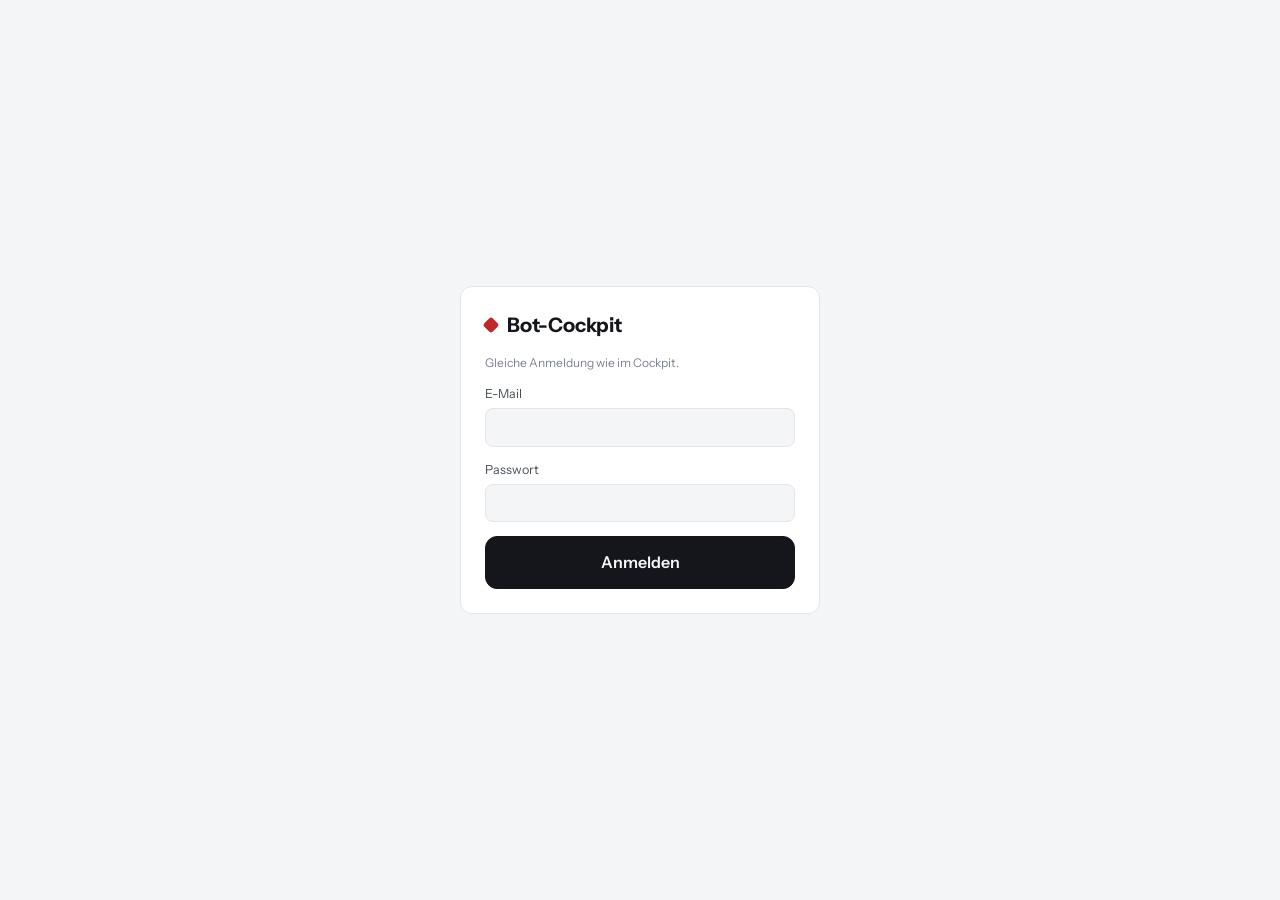
<file: bot.html>
<!doctype html>
<html lang="de">
<head>
<meta charset="utf-8">
<meta name="viewport" content="width=device-width, initial-scale=1, viewport-fit=cover">
<meta name="robots" content="noindex, nofollow">
<title>Bot-Cockpit · Cockpit</title>
<meta name="theme-color" content="#f4f5f7">
<link rel="manifest" href="manifest.webmanifest">
<link rel="icon" href="icon.svg" type="image/svg+xml">
<link rel="apple-touch-icon" href="icon-180.png">
<meta name="mobile-web-app-capable" content="yes">
<meta name="apple-mobile-web-app-capable" content="yes">
<meta name="apple-mobile-web-app-title" content="Cockpit">
<script>try{var t=localStorage.getItem("cockpit_theme");if(t==="light"||t==="dark")document.documentElement.dataset.theme=t;}catch(e){}</script>
<link rel="preconnect" href="https://fonts.googleapis.com">
<link rel="preconnect" href="https://fonts.gstatic.com" crossorigin>
<link rel="stylesheet" href="https://fonts.googleapis.com/css2?family=Instrument+Sans:wght@400;500;600;700&family=JetBrains+Mono:wght@400;500;600&display=swap">
<style>
:root{
  --bg:#f4f5f7; --panel:#ffffff; --panel-2:#f8f9fb; --line:#e3e5ea; --line-2:#eceef2;
  --ink:#14161b; --ink-2:#4a4f5c; --ink-3:#7c8190;
  --brand:#c2272d; --acc:#2a78d6;
  --good:#0f8a4f; --good-soft:#e3f4ea; --bad:#d23b3b; --bad-soft:#fbe7e7; --warn:#b77700; --warn-soft:#fbf1dc;
  --mono:"JetBrains Mono",ui-monospace,SFMono-Regular,Menlo,monospace;
  --sans:"Instrument Sans",system-ui,-apple-system,"Segoe UI",sans-serif;
}
@media (prefers-color-scheme: dark){
  :root:not([data-theme="light"]){
    color-scheme:dark;
    --bg:#0f1115; --panel:#171a20; --panel-2:#1c2027; --line:#2a2f38; --line-2:#232730;
    --ink:#f1f2f5; --ink-2:#b4b8c3; --ink-3:#848a98; --brand:#ef5a5f; --acc:#3987e5;
    --good:#3cc47e; --good-soft:#15301f; --bad:#f0625f; --bad-soft:#3a1c1c; --warn:#e2a63a; --warn-soft:#352a14;
  }
}
:root[data-theme="dark"]{
  color-scheme:dark;
  --bg:#0f1115; --panel:#171a20; --panel-2:#1c2027; --line:#2a2f38; --line-2:#232730;
  --ink:#f1f2f5; --ink-2:#b4b8c3; --ink-3:#848a98; --brand:#ef5a5f; --acc:#3987e5;
  --good:#3cc47e; --good-soft:#15301f; --bad:#f0625f; --bad-soft:#3a1c1c; --warn:#e2a63a; --warn-soft:#352a14;
}
*{box-sizing:border-box}
[hidden]{display:none!important}
body{margin:0;background:var(--bg);color:var(--ink);font-family:var(--sans);font-size:14px;line-height:1.45}
.wrap{max-width:1100px;margin:0 auto;padding-inline:16px;padding-block:18px 60px;display:grid;gap:14px}
.wrap > *{min-width:0}
.num{font-family:var(--mono);font-variant-numeric:tabular-nums}
a{color:inherit}
:focus-visible{outline:2px solid var(--acc);outline-offset:2px;border-radius:4px}
.top{display:flex;align-items:center;justify-content:space-between;gap:10px;flex-wrap:wrap}
.logo{display:flex;align-items:center;gap:10px;font-weight:700;font-size:20px;letter-spacing:-.01em}
.logo i{width:12px;height:12px;border-radius:3px;background:var(--brand);display:block;transform:rotate(45deg)}
.links{display:flex;gap:8px;flex-wrap:wrap}
.link,.btn{display:inline-flex;align-items:center;justify-content:center;gap:6px;padding:7px 12px;border:1px solid var(--line);background:var(--panel);border-radius:8px;text-decoration:none;font:inherit;font-size:13px;color:var(--ink);cursor:pointer}
.link:hover,.btn:hover{border-color:var(--ink-3)}
.btn.primary{background:var(--ink);color:var(--bg);border-color:var(--ink);font-weight:600}
.btn.big{padding:14px;font-size:16px;border-radius:12px;width:100%}
.muted{color:var(--ink-3)} .pos{color:var(--good)} .neg{color:var(--bad)} .warnc{color:var(--warn)}
.card{background:var(--panel);border:1px solid var(--line);border-radius:12px;padding:16px;min-width:0}
.card h2{margin:0 0 4px;font-size:15px;font-weight:650;display:flex;justify-content:space-between;align-items:center;gap:8px;flex-wrap:wrap}
.card .sub{margin:0 0 12px;font-size:12.5px;color:var(--ink-3)}
.hint{font-size:12px;color:var(--ink-3)}
.tabs{display:flex;gap:6px;flex-wrap:wrap}
.tab{font:inherit;font-size:13px;padding:7px 14px;border:1px solid var(--line);background:var(--panel);color:var(--ink-2);border-radius:9px;cursor:pointer}
.tab[aria-selected="true"]{color:var(--ink);border-color:var(--brand);background:var(--panel-2);font-weight:600}
.grid4{display:grid;grid-template-columns:repeat(auto-fit,minmax(150px,1fr));gap:10px}
.tile{background:var(--panel);border:1px solid var(--line);border-radius:12px;padding:14px 16px}
.tile span{display:block;color:var(--ink-3);font-size:12px}
.tile b{display:block;font-size:26px;font-weight:700;letter-spacing:-.02em;margin-top:2px}
.tile small{display:block;color:var(--ink-3);font-size:11.5px;margin-top:2px}
.tile.hero{grid-column:span 2;background:var(--ink);color:var(--bg);border-color:var(--ink)}
.tile.hero span,.tile.hero small{color:var(--bg);opacity:.7}
.tile.hero b{font-size:40px}
@media(max-width:520px){.tile.hero{grid-column:span 2}.tile b{font-size:22px}.tile.hero b{font-size:34px}}
.two{display:grid;grid-template-columns:1fr 1fr;gap:14px}
@media(max-width:820px){.two{grid-template-columns:1fr}}
svg{width:100%;height:auto;display:block}
svg text{fill:var(--ink-3);font-size:11px;font-family:var(--sans)}
svg .grid{stroke:var(--line-2);stroke-width:1}
svg .zero{stroke:var(--line);stroke-dasharray:4 4}
svg path.ln{fill:none;stroke-width:1.8;stroke-linejoin:round;stroke-linecap:round}
.hbars{display:grid;gap:5px}
.hb{display:grid;grid-template-columns:78px 1fr 64px;gap:8px;align-items:center;font-size:12.5px}
.hb .nm{white-space:nowrap;overflow:hidden;text-overflow:ellipsis;color:var(--ink-2)}
.hb .bar{height:14px;border-radius:4px;background:var(--line-2);position:relative}
.hb .bar i{position:absolute;top:0;bottom:0;border-radius:4px}
.hb .vl{text-align:right;font-family:var(--mono);font-size:12px}
.hb.wide{grid-template-columns:minmax(120px,1.3fr) 2.2fr 74px}
.mx{border-collapse:separate;border-spacing:0;width:100%;font-size:12px}
.mx th{font-weight:500;color:var(--ink-3);font-size:10.5px;padding:0 0 6px;text-align:center;white-space:nowrap}
.mx th.l{text-align:left}
.mx td{padding:4px 0;border-top:1px solid var(--line-2);text-align:center}
.mx td.l{text-align:left;padding-right:8px;max-width:190px;overflow:hidden;text-overflow:ellipsis;white-space:nowrap;cursor:pointer}
.mx tr.sel td{background:var(--panel-2)}
.dot{display:inline-block;width:17px;height:17px;border-radius:50%;vertical-align:middle}
.dot.ok{background:var(--good)} .dot.warn{background:var(--warn)} .dot.bad{background:var(--bad)} .dot.na{background:var(--line)}
.leg-h{display:flex;justify-content:space-between;align-items:flex-start;gap:10px;flex-wrap:wrap}
.chk{display:grid;grid-template-columns:20px minmax(110px,1fr) auto;gap:4px 10px;align-items:start;padding:9px 0;border-top:1px solid var(--line-2)}
.chk .dot{width:13px;height:13px;margin-top:3px}
.chk .nm{font-weight:600;font-size:13px}
.chk .dt{grid-column:2/4;font-size:12px;color:var(--ink-3)}
.chk .vl{font-family:var(--mono);font-size:13px;text-align:right;white-space:nowrap}
.chk .ex{grid-column:2/4;font-size:12px;color:var(--ink-2);background:var(--panel-2);border-radius:8px;padding:8px 10px;margin-top:2px}
.chk .ex b{font-weight:600}
.chip{display:inline-block;padding:2px 9px;border-radius:999px;font-size:11.5px;font-weight:600;background:var(--panel-2);color:var(--ink-2)}
.chip.ok{background:var(--good-soft);color:var(--good)} .chip.warn{background:var(--warn-soft);color:var(--warn)} .chip.bad{background:var(--bad-soft);color:var(--bad)}
.kv{display:grid;grid-template-columns:repeat(auto-fit,minmax(105px,1fr));gap:8px;margin:8px 0 12px}
.kv div{background:var(--panel-2);border-radius:10px;padding:8px 11px}.kv span{display:block;color:var(--ink-3);font-size:11.5px}.kv b{font-size:17px}
.spark{display:grid;grid-template-columns:repeat(auto-fill,minmax(210px,1fr));gap:12px}
.spark .sp{background:var(--panel-2);border-radius:10px;padding:8px 10px;cursor:pointer;border:1px solid transparent}
.spark .sp:hover{border-color:var(--line)}
.spark .sp b{display:block;font-size:12px;font-weight:600;overflow:hidden;text-overflow:ellipsis;white-space:nowrap}
.legend{display:flex;gap:12px;flex-wrap:wrap;font-size:11.5px;color:var(--ink-3);margin-top:8px}
.legend b{display:inline-block;width:10px;height:10px;border-radius:50%;margin-right:5px;vertical-align:-1px}
.warnbox{background:var(--warn-soft);color:var(--warn);border-radius:10px;padding:9px 12px;font-size:12.5px}
.raus{display:grid;gap:8px}
.raus div{display:grid;grid-template-columns:minmax(130px,1.2fr) 56px 2.4fr;gap:8px;font-size:12.5px;padding:7px 0;border-top:1px solid var(--line-2)}
@media(max-width:620px){.raus div{grid-template-columns:1fr}}
.login{position:fixed;inset:0;display:grid;place-items:center;background:var(--bg);padding:16px}
.login form{width:100%;max-width:360px;background:var(--panel);border:1px solid var(--line);border-radius:12px;padding:24px;display:grid;gap:14px}
.f{display:grid;gap:5px;font-size:12.5px;color:var(--ink-2)}
.f input{font:inherit;padding:9px 10px;border:1px solid var(--line);border-radius:8px;background:var(--bg);color:var(--ink)}
.err{color:var(--bad);font-size:13px}
@media (prefers-reduced-motion:reduce){*{animation:none!important;transition:none!important}}
</style>
</head>
<body>

<div class="login" id="login" hidden>
  <form id="login-form" autocomplete="on">
    <div class="logo"><i></i>Bot-Cockpit</div>
    <div class="hint">Gleiche Anmeldung wie im Cockpit.</div>
    <label class="f">E-Mail<input id="login-email" type="email" autocomplete="username" required></label>
    <label class="f">Passwort<input id="login-pass" type="password" autocomplete="current-password" required></label>
    <div class="err" id="login-err" role="alert" hidden></div>
    <button type="submit" class="btn primary big" id="login-btn">Anmelden</button>
  </form>
</div>

<div class="wrap" id="app" hidden>
  <header class="top">
    <div class="logo"><i></i>Bot-Cockpit <span class="muted" style="font-size:13px;font-weight:500" id="stand"></span></div>
    <nav class="links">
      <a class="link" href="index.html">◆ Cockpit</a>
      <a class="link" href="baum.html">🍎 Apfelbaum</a>
      <a class="link" href="labor.html">Labor</a>
      <button type="button" class="link" id="theme-btn" aria-label="Farbschema wechseln"></button>
    </nav>
  </header>

  <div class="tabs" role="tablist" id="main-tabs"></div>
  <div id="msg" class="card muted">Wird geladen …</div>

  <!-- Überblick -->
  <section data-v="ueber" hidden>
    <div class="grid4" id="tiles"></div>
    <div class="two" style="margin-top:14px">
      <div class="card"><h2>Live-Konto · Eigenkapital-Bot</h2><p class="sub">Kontostand am Tagesende (Demo-Konto, echte Marktdaten)</p><div id="live-kpi" class="kv"></div><svg id="live-eq" viewBox="0 0 600 220" role="img" aria-label="Kontostand je Tag"></svg></div>
      <div class="card"><h2>Backtest · letzte Jahre</h2><p class="sub">Alle aktuellen Beine zusammen, mit realen Kosten. Rückblick, keine Garantie.</p><div class="kv" id="bt-kv"></div><div id="bt-cum" class="hbars"></div></div>
    </div>
    <div class="card" style="margin-top:14px"><h2>Ampel aller Beine</h2><p class="sub">Eine Zeile je Bein, eine Spalte je Tiefenprüfung. Zeile antippen = Details.</p><div id="mx-ueber"></div></div>
  </section>

  <!-- Beine & Prüfungen -->
  <section data-v="beine" hidden>
    <div class="card"><h2>Beine und Tiefenprüfungen</h2><p class="sub">Grün = bestanden, gelb = Hinweis, rot = durchgefallen, grau = nicht prüfbar. Bein antippen für alle Werte mit Erklärung.</p><div id="mx"></div><div class="legend" id="mx-legend"></div></div>
    <div class="card" id="leg-detail" style="margin-top:14px"></div>
  </section>

  <!-- Grafiken -->
  <section data-v="graf" hidden>
    <div class="card"><h2>Jahr für Jahr</h2><p class="sub">Je ein Abschnitt von 12 Monaten, rückwärts ab heute. Backtest des heutigen Portfolios (so viele Beine, wie damals schon Daten hatten).</p>
      <div class="two"><div><div class="hint" style="margin-bottom:6px">Rendite (%)</div><div class="hbars" id="g-ret"></div></div><div><div class="hint" style="margin-bottom:6px">Max-Drawdown (%)</div><div class="hbars" id="g-dd"></div></div></div>
      <div style="margin-top:14px"><div class="hint" style="margin-bottom:6px">Calmar (Rendite ÷ Max-Drawdown)</div><div class="hbars" id="g-cal"></div></div>
      <div class="hint" style="margin-top:10px" id="g-note"></div></div>
    <div class="card" style="margin-top:14px"><h2>Frühe gegen späte Hälfte</h2><p class="sub">Ø R je Trade in der ersten und zweiten Hälfte der Historie. Beine, die später schlechter werden, fallen sofort auf.</p><div class="hbars" id="g-es"></div><div class="legend"><span><b style="background:var(--ink-3)"></b>frühe Hälfte</span><span><b style="background:var(--acc)"></b>späte Hälfte</span></div></div>
    <div class="card" style="margin-top:14px"><h2>R-Kurven je Bein</h2><p class="sub">Kumulierte Gewinne und Verluste in R (1 R = das Risiko eines Trades). Antippen öffnet das Bein.</p><div class="spark" id="g-spark"></div></div>
  </section>

  <!-- Suchraum -->
  <section data-v="such" hidden>
    <div class="card"><h2>Wie viel wurde getestet?</h2><p class="sub">Jede Zeile in den Ergebnis-Dateien der Forschungsrunden ist eine getestete Variante (Strategie × Markt × Zeitrahmen × Parameter). Die Zahl ist eine <b>Untergrenze</b>: Zufalls-Kontrolläufe, Folds und Bootstrap kommen je Variante noch dazu.</p>
      <div class="grid4" id="s-tiles"></div><div class="hbars" id="s-bars" style="margin-top:14px"></div>
      <div class="warnbox" style="margin-top:14px" id="s-warn"></div></div>
    <div class="card" style="margin-top:14px"><h2>Ausgeschiedene Beine</h2><p class="sub">Was die Prüfungen aussortiert haben, und warum.</p><div class="raus" id="raus"></div></div>
  </section>
</div>

<script>
(function(){
  // ---------- Grundlagen (wie die anderen Cockpit-Seiten) ----------
  const SUPABASE_URL = "https://qqsxtzbukkneptegkbkf.supabase.co";
  const SUPABASE_KEY = "sb_publishable_pOBjg9lbOcJwV-4qz9ilAw_YZwADBCT"; // öffentlich gedacht, Schutz über Login + RLS
  const SESSION_KEY = "cockpit_session";
  const $ = s => document.querySelector(s);
  const esc = s => String(s ?? "").replace(/[&<>"]/g, c => ({"&":"&amp;","<":"&lt;",">":"&gt;",'"':"&quot;"}[c]));
  const fmt = (v, d = 1) => v == null || isNaN(v) ? "–" : (+v).toLocaleString("de-DE", {minimumFractionDigits: d, maximumFractionDigits: d});
  const fint = v => v == null ? "–" : Math.round(v).toLocaleString("de-DE");
  const sgn = (v, d = 2) => v == null ? "–" : (v > 0 ? "+" : "") + fmt(v, d);
  const cls = v => v > 0 ? "pos" : v < 0 ? "neg" : "";
  const COL = {ok:"var(--good)", warn:"var(--warn)", bad:"var(--bad)", na:"var(--line)"};

  function loadSession(){ try{ return JSON.parse(localStorage.getItem(SESSION_KEY)); }catch(e){ return null; } }
  function saveSession(s){ try{ s ? localStorage.setItem(SESSION_KEY, JSON.stringify(s)) : localStorage.removeItem(SESSION_KEY); }catch(e){} }
  async function authRequest(grant, body){
    const res = await fetch(`${SUPABASE_URL}/auth/v1/token?grant_type=${grant}`, {method:"POST", headers:{apikey:SUPABASE_KEY, "Content-Type":"application/json"}, body:JSON.stringify(body)});
    const d = await res.json().catch(() => ({}));
    if(!res.ok) throw Object.assign(new Error(d.error_description || d.msg || d.message || ("HTTP " + res.status)), {status:res.status});
    const s = {access_token:d.access_token, refresh_token:d.refresh_token, expires_at:d.expires_at || Math.floor(Date.now()/1000) + (d.expires_in || 3600), email:d.user && d.user.email};
    saveSession(s); return s;
  }
  async function validSession(){
    const s = loadSession();
    if(!s || !s.refresh_token) return null;
    if(s.expires_at - 60 > Date.now()/1000) return s;
    try{ return await authRequest("refresh_token", {refresh_token:s.refresh_token}); }
    catch(e){ if(e.status >= 400 && e.status < 500) saveSession(null); return null; }
  }
  async function sb(path){
    const s = await validSession();
    if(!s){ showLogin(); throw new Error("nicht angemeldet"); }
    const res = await fetch(`${SUPABASE_URL}/rest/v1/${path}`, {headers:{apikey:SUPABASE_KEY, Authorization:"Bearer " + s.access_token}});
    if(res.status === 401){ saveSession(null); showLogin(); throw new Error("Sitzung abgelaufen"); }
    if(!res.ok) throw new Error("HTTP " + res.status);
    return res.json();
  }
  function showLogin(){ $("#app").hidden = true; $("#login").hidden = false; }
  $("#login-form").addEventListener("submit", async e => {
    e.preventDefault(); const err = $("#login-err"); err.hidden = true; $("#login-btn").disabled = true;
    try{ await authRequest("password", {email:$("#login-email").value.trim(), password:$("#login-pass").value}); $("#login").hidden = true; start(); }
    catch(x){ err.textContent = x.status === 400 ? "E-Mail oder Passwort stimmt nicht." : ("Anmeldung nicht möglich: " + x.message); err.hidden = false; }
    finally{ $("#login-btn").disabled = false; }
  });
  function themeBtn(){
    const b = $("#theme-btn"), cur = document.documentElement.dataset.theme || (matchMedia("(prefers-color-scheme: dark)").matches ? "dark" : "light");
    b.textContent = cur === "dark" ? "☀ Hell" : "☾ Dunkel";
    b.onclick = () => { const n = cur === "dark" ? "light" : "dark"; document.documentElement.dataset.theme = n; try{ localStorage.setItem("cockpit_theme", n); }catch(e){} themeBtn(); if(D) show(view); };
  }

  // ---------- Daten ----------
  let D = null, LIVE = null, view = "ueber", sel = null;
  const TABS = [["ueber", "Überblick"], ["beine", "Beine & Prüfungen"], ["graf", "Grafiken"], ["such", "Suchraum"]];
  const short = l => { const [s, tf, st] = l.split(":"); return `${s} ${tf} ${st.replace(/_/g, " ")}`; };
  const CK = {kosten:"Kosten", folds:"Folds", nachbar:"Nachb.", boot:"Boot.", zufall:"Zufall", rollover:"Roll.", placebo:"Plac.", jung:"3 J.", seite:"L/S", beitrag:"Beitr.", live:"Live"};

  async function start(){
    $("#login").hidden = true; $("#app").hidden = false; themeBtn();
    try{
      let payload = null;
      if(window.__DEV_PAYLOAD) payload = window.__DEV_PAYLOAD;                            // nur lokale Vorschau (Testseite setzt die Daten selbst)
      if(!payload){
        const [rows, st, eq] = await Promise.all([sb("lab_snapshot?id=eq.bot_cockpit&select=payload,aktualisiert"), sb("bot_status?bot_id=eq.equity&select=*"), sb("bot_equity?bot_id=eq.equity&select=tag,kontostand,equity&order=tag")]);
        if(!rows.length){ $("#msg").textContent = "Noch keine Daten. Auf dem PC export_bot_cockpit.py ausführen."; return; }
        payload = rows[0].payload; LIVE = {status:st[0] || null, equity:eq};
      }
      D = payload; $("#msg").hidden = true;
      $("#stand").textContent = "Daten: " + D.stand.replace("T", " ").slice(0, 16) + " UTC";
      sel = D.beine[0] && D.beine[0].label; show(view);
    }catch(e){ if(e.message !== "nicht angemeldet") $("#msg").textContent = "Daten konnten nicht geladen werden (" + e.message + ")."; }
  }

  function tabs(){
    $("#main-tabs").innerHTML = TABS.map(([k, n]) => `<button type="button" class="tab" role="tab" aria-selected="${k === view}" data-k="${k}">${n}</button>`).join("");
    $("#main-tabs").querySelectorAll(".tab").forEach(t => t.onclick = () => show(t.dataset.k));
  }
  function show(v){
    view = v; tabs(); document.querySelectorAll("[data-v]").forEach(s => s.hidden = s.dataset.v !== v || !D);
    if(!D) return;
    ({ueber:drawUeber, beine:drawBeine, graf:drawGraf, such:drawSuch})[v]();
  }

  // ---------- Bausteine ----------
  function hbars(el, items, o = {}){
    // items: [{nm, v, txt, color}], Balken ab Mitte wenn negative Werte vorkommen
    const vals = items.map(i => i.v), lo = Math.min(0, ...vals), hi = Math.max(0, ...vals), span = (hi - lo) || 1;
    const zero = (0 - lo) / span * 100;
    el.innerHTML = items.map(i => {
      const a = Math.min(i.v, 0), b = Math.max(i.v, 0), l = (a - lo) / span * 100, w = Math.max(.6, (b - a) / span * 100);
      return `<div class="hb ${o.wide ? "wide" : ""}"><span class="nm" title="${esc(i.title || i.nm)}">${esc(i.nm)}</span><div class="bar"><i style="left:${l}%;width:${w}%;background:${i.color || (i.v >= 0 ? "var(--good)" : "var(--bad)")}"></i>${lo < 0 ? `<u style="position:absolute;left:${zero}%;top:-2px;bottom:-2px;width:1px;background:var(--ink-3)"></u>` : ""}</div><span class="vl ${o.cls ? cls(i.v) : ""}">${i.txt}</span></div>`;
    }).join("");
  }
  function lineChart(svg, ys, o = {}){
    const W = 600, H = o.h || 220, L = 44, R = 10, T = 10, B = 22, n = ys.length;
    if(n < 2){ svg.innerHTML = `<text x="10" y="30">Noch zu wenig Daten</text>`; return; }
    let y0 = Math.min(...ys, o.zero ? 0 : Infinity), y1 = Math.max(...ys, o.zero ? 0 : -Infinity); const pd = (y1 - y0) * .08 || 1; y0 -= pd; y1 += pd;
    const X = i => L + i / (n - 1) * (W - L - R), Y = v => T + (1 - (v - y0) / (y1 - y0)) * (H - T - B);
    const ticks = [0, 1, 2, 3, 4].map(k => y0 + (y1 - y0) * k / 4);
    let s = ticks.map(t => `<line class="grid" x1="${L}" x2="${W - R}" y1="${Y(t)}" y2="${Y(t)}"/><text x="${L - 6}" y="${Y(t) + 4}" text-anchor="end">${o.fmt ? o.fmt(t) : fint(t)}</text>`).join("");
    if(o.zero && y0 < 0 && y1 > 0) s += `<line class="zero" x1="${L}" x2="${W - R}" y1="${Y(0)}" y2="${Y(0)}"/>`;
    s += `<path class="ln" stroke="${o.color || "var(--acc)"}" d="${ys.map((v, i) => (i ? "L" : "M") + X(i).toFixed(1) + " " + Y(v).toFixed(1)).join("")}"/>`;
    if(o.x0) s += `<text x="${L}" y="${H - 5}">${esc(o.x0)}</text><text x="${W - R}" y="${H - 5}" text-anchor="end">${esc(o.x1 || "heute")}</text>`;
    svg.setAttribute("viewBox", `0 0 ${W} ${H}`); svg.innerHTML = s;
  }
  function sparkSvg(cum, color){
    const W = 200, H = 54, n = cum.length; if(n < 2) return "";
    const y0 = Math.min(0, ...cum), y1 = Math.max(0, ...cum), X = i => 2 + i / (n - 1) * (W - 4), Y = v => 3 + (1 - (v - y0) / ((y1 - y0) || 1)) * (H - 6);
    return `<svg viewBox="0 0 ${W} ${H}" preserveAspectRatio="none" style="height:54px"><line class="zero" x1="0" x2="${W}" y1="${Y(0)}" y2="${Y(0)}"/><path class="ln" stroke="${color}" d="${cum.map((v, i) => (i ? "L" : "M") + X(i).toFixed(1) + " " + Y(v).toFixed(1)).join("")}"/></svg>`;
  }
  function matrix(el, onClick){
    const keys = D.pruefungen.map(p => p.k);
    el.innerHTML = `<div style="overflow-x:auto"><table class="mx"><thead><tr><th class="l">Bein</th>${keys.map(k => `<th title="${esc(D.pruefungen.find(p => p.k === k).name)}">${CK[k] || k}</th>`).join("")}</tr></thead><tbody>${D.beine.map(b =>
      `<tr data-l="${esc(b.label)}" class="${b.label === sel ? "sel" : ""}"><td class="l" title="${esc(b.label)}">${esc(short(b.label))}</td>${keys.map(k => { const c = b.checks.find(x => x.k === k); return `<td><span class="dot ${c ? c.s : "na"}"></span></td>`; }).join("")}</tr>`).join("")}</tbody></table></div>`;
    el.querySelectorAll("tr[data-l]").forEach(tr => tr.onclick = () => onClick(tr.dataset.l));
  }

  // ---------- Überblick ----------
  function drawUeber(){
    const v = D.varianten, act = D.beine.length;
    $("#tiles").innerHTML = `<div class="tile hero"><span>Varianten getestet</span><b class="num">${fint(v.gesamt)}</b><small>Untergrenze · ${v.runden} Forschungsrunden · ${v.strategien} Strategien in der Bibliothek</small></div>
      <div class="tile"><span>Live-Beine</span><b class="num">${act}</b><small>${D.raus.length} Beine bzw. Gruppen wieder ausgeschieden</small></div>
      <div class="tile"><span>Trefferquote der Suche</span><b class="num">${fmt(act / v.gesamt * 100, 4)} %</b><small>${act} Beine aus ${fint(v.gesamt)} Varianten</small></div>`;
    const st = LIVE && LIVE.status, eq = (LIVE && LIVE.equity) || [];
    $("#live-kpi").innerHTML = st ? `<div><span>Kontostand</span><b class="num">${fint(st.kontostand)} ${esc(st.waehrung || "")}</b></div><div><span>Equity</span><b class="num">${fint(st.equity)}</b></div><div><span>Trades</span><b class="num">${fint(st.trades)}</b></div>` : `<div class="muted">keine Live-Daten</div>`;
    lineChart($("#live-eq"), eq.map(r => +r.kontostand), {x0: eq.length ? eq[0].tag : "", x1: eq.length ? eq[eq.length - 1].tag : ""});
    const cum = D.segmente.kumuliert, pick = [1, 3, 5, 10, 16].map(j => cum.find(c => c.jahre_n === j)).filter(Boolean);
    $("#bt-kv").innerHTML = (pick.find(p => p.jahre_n === 3) ? [pick.find(p => p.jahre_n === 3)] : []).map(c => `<div><span>Letzte 3 Jahre</span><b class="num">${fint(c.cagr)} %/J</b></div><div><span>Max-DD</span><b class="num neg">${fmt(c.dd, 1)} %</b></div><div><span>Calmar</span><b class="num">${fmt(c.calmar, 1)}</b></div>`).join("");
    hbars($("#bt-cum"), pick.map(c => ({nm: `${c.jahre_n} J.`, v: c.cagr, txt: fint(c.cagr) + " %/J", color: "var(--acc)"})));
    matrix($("#mx-ueber"), l => { sel = l; show("beine"); window.scrollTo(0, 0); });
  }

  // ---------- Beine ----------
  function drawBeine(){
    $("#mx-legend").innerHTML = ["ok:bestanden", "warn:Hinweis", "bad:durchgefallen", "na:nicht prüfbar"].map(s => { const [k, t] = s.split(":"); return `<span><b style="background:${COL[k]}"></b>${t}</span>`; }).join("");
    const b = D.beine.find(x => x.label === sel) || D.beine[0]; if(!b) return;
    const z = b.zaehl, P = Object.fromEntries(D.pruefungen.map(p => [p.k, p]));
    $("#leg-detail").innerHTML = `<div class="leg-h"><div><h2 style="margin:0">${esc(short(b.label))}</h2><div class="hint">${esc(b.label)}</div></div><div><span class="chip ok">${z.ok} bestanden</span> <span class="chip warn">${z.warn} Hinweis</span> <span class="chip bad">${z.bad} durchgefallen</span> <span class="chip">${z.na} offen</span></div></div>
      <div class="kv"><div><span>Trades (Backtest)</span><b class="num">${fint(b.n)}</b></div><div><span>Ø R je Trade</span><b class="num ${cls(b.er)}">${sgn(b.er)}</b></div><div><span>Letzte 3 Jahre</span><b class="num ${cls(b.er3)}">${sgn(b.er3)}</b></div><div><span>Historie</span><b class="num">${b.jahre ? fmt(b.jahre, 1) + " J." : "–"}</b></div><div><span>Frühe / späte Hälfte</span><b class="num">${b.early != null ? sgn(b.early) + " / " + sgn(b.late) : "–"}</b></div></div>
      ${b.cum && b.cum.length ? `<div class="hint" style="margin-bottom:4px">Kumulierte R seit ${esc(b.first || "Start")}</div><svg id="leg-line" viewBox="0 0 600 150"></svg>` : ""}
      <div style="margin-top:6px">${b.checks.map(c => { const p = P[c.k]; return `<div class="chk"><span class="dot ${c.s}"></span><span class="nm">${esc(p.name)}</span><span class="vl">${esc(c.v)}</span><span class="dt">${esc(c.d || "")}</span><div class="ex"><b>Was wird getestet:</b> ${esc(p.was)}<br><b>Kriterium:</b> ${esc(p.regel)}</div></div>`; }).join("")}</div>`;
    if(b.cum && b.cum.length) lineChart($("#leg-line"), b.cum, {h: 150, zero: true, fmt: v => fmt(v, 0) + " R", color: "var(--acc)"});
    matrix($("#mx"), l => { sel = l; drawBeine(); $("#leg-detail").scrollIntoView({behavior: "smooth", block: "start"}); });
  }

  // ---------- Grafiken ----------
  function drawGraf(){
    const seg = D.segmente.jahre, lab = s => `${s.von.slice(2, 4)}/${s.bis.slice(2, 4)}`;
    hbars($("#g-ret"), seg.map(s => ({nm: `${s.von.slice(0, 4)}–${s.bis.slice(2, 4)}`, v: s.ret, txt: fint(s.ret) + " %", color: "var(--good)"})), {cls: true});
    hbars($("#g-dd"), seg.map(s => ({nm: `${s.von.slice(0, 4)}–${s.bis.slice(2, 4)}`, v: s.dd, txt: fmt(s.dd, 1) + " %", color: "var(--bad)"})));
    hbars($("#g-cal"), seg.map(s => ({nm: `${s.von.slice(0, 4)}–${s.bis.slice(2, 4)}`, v: s.calmar, txt: fmt(s.calmar, 1), color: s.calmar >= 3 ? "var(--good)" : s.calmar >= 1 ? "var(--warn)" : "var(--bad)"})));
    const w = seg.filter(s => s.ret < 0); $("#g-note").textContent = `Schlechtester 12-Monats-Abschnitt: ${fmt(Math.min(...seg.map(s => s.ret)), 1)} % (${w.length ? "" : "alle im Plus"}). Tiefster Max-DD eines Abschnitts: ${fmt(Math.min(...seg.map(s => s.dd)), 1)} %. Die frühen Jahre hatten nur 2–6 Beine, daher kleinere Renditen.`;
    hbars($("#g-es"), D.beine.filter(b => b.early != null).flatMap(b => [{nm: short(b.label), title: b.label, v: b.early, txt: sgn(b.early), color: "var(--ink-3)"}, {nm: "", v: b.late, txt: sgn(b.late), color: b.late >= b.early - 0.05 ? "var(--acc)" : "var(--warn)"}]), {wide: true});
    $("#g-spark").innerHTML = D.beine.map(b => { const e = b.cum && b.cum.length ? b.cum[b.cum.length - 1] : 0; return `<div class="sp" data-l="${esc(b.label)}"><b title="${esc(b.label)}">${esc(short(b.label))}</b>${sparkSvg(b.cum || [], e >= 0 ? "var(--good)" : "var(--bad)")}<span class="hint">${fmt(e, 0)} R · ${fint(b.n)} Trades</span></div>`; }).join("");
    $("#g-spark").querySelectorAll(".sp").forEach(e => e.onclick = () => { sel = e.dataset.l; show("beine"); window.scrollTo(0, 0); });
  }

  // ---------- Suchraum ----------
  function drawSuch(){
    const v = D.varianten;
    $("#s-tiles").innerHTML = `<div class="tile hero"><span>Varianten mit gespeichertem Ergebnis</span><b class="num">${fint(v.gesamt)}</b><small>aus ${v.dateien} Ergebnis-Dateien + ${fint(v.zusatz)} Zusatz</small></div><div class="tile"><span>Forschungsrunden</span><b class="num">${v.runden}</b><small>${v.skripte} Skripte</small></div><div class="tile"><span>Strategien (Bibliothek)</span><b class="num">${v.strategien}</b></div><div class="tile"><span>Live-Beine heute</span><b class="num">${D.beine.length}</b></div>`;
    hbars($("#s-bars"), v.phasen.map(p => ({nm: p.name.split(" · ")[0], title: p.name, v: p.n, txt: fint(p.n), color: "var(--acc)"})), {wide: true});
    $("#s-warn").innerHTML = `<b>Einordnung:</b> Bei ${fint(v.gesamt)} Tests entstehen durch Zufall allein tausende scheinbare Treffer. Darum gilt für jedes Bein die Batterie aus 11 Tiefenprüfungen (Reiter „Beine & Prüfungen“), und Zufalls-Treffer werden mit Placebo-Tests aussortiert. Aus ${fint(v.gesamt)} Varianten sind ${D.beine.length} Beine übrig geblieben.`;
    $("#raus").innerHTML = D.raus.map(r => `<div><b>${esc(r.bein)}</b><span class="muted">${esc(r.datum)}</span><span>${esc(r.grund)}</span></div>`).join("");
  }

  // Start
  (async function init(){
    if(window.__DEV_PAYLOAD){ start(); return; }
    (await validSession()) ? start() : showLogin();
  })();
})();
</script>
</body>
</html>
</file>
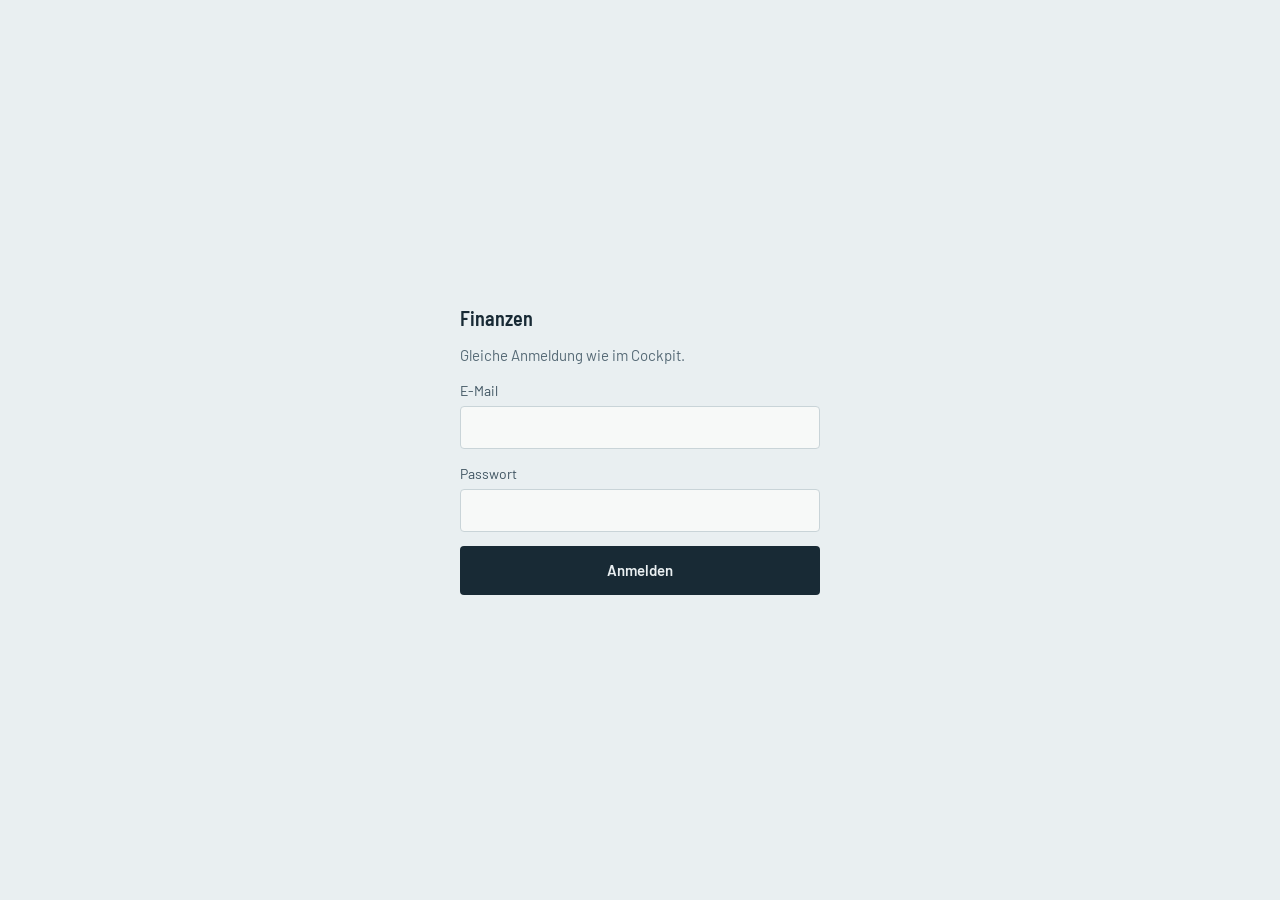
<file: finanzen.html>
<!doctype html>
<html lang="de">
<head>
<meta charset="utf-8">
<meta name="viewport" content="width=device-width, initial-scale=1, viewport-fit=cover">
<meta name="robots" content="noindex, nofollow">
<title>Finanzen · Cockpit</title>
<meta name="theme-color" content="#e9eff1">
<link rel="manifest" href="manifest.webmanifest">
<link rel="icon" href="icon.svg" type="image/svg+xml">
<link rel="apple-touch-icon" href="icon-180.png">
<script>try{var t=localStorage.getItem("cockpit_theme");if(t==="light"||t==="dark")document.documentElement.dataset.theme=t;}catch(e){}</script>
<link rel="preconnect" href="https://fonts.googleapis.com">
<link rel="preconnect" href="https://fonts.gstatic.com" crossorigin>
<link rel="stylesheet" href="https://fonts.googleapis.com/css2?family=Barlow:wght@400;500;600&family=Barlow+Semi+Condensed:wght@500;600;700&display=swap">
<style>
:root{
  --bg:#e9eff1; --sky:#d5e5ec; --sky-2:#eef4f4; --panel:#f7f9f8; --line:#c9d4d8; --line-2:#dde5e7;
  --ink:#182a35; --ink-2:#3f5461; --ink-3:#566a76; --brand:#b5482f;
  --m1:#b5482f; --m2:#2f6fb3; --m3:#b98220; --m4:#7357c2; --fuge:rgba(255,255,255,.28);
  --fenster:#e6f1f5; --erde:#b9a98f; --sonne:#f3c64b; --dach:#3c4e59;
  --good:#17734a; --bad:#b8322f; --warn:#7a5200; --warn-bg:#f6ebcf;
  --sans:"Barlow",system-ui,-apple-system,"Segoe UI",sans-serif; --zahl:"Barlow Semi Condensed","Barlow",system-ui,sans-serif;
}
@media (prefers-color-scheme: dark){
  :root:not([data-theme="light"]){
    color-scheme:dark;
    --bg:#0d1920; --sky:#12293a; --sky-2:#1b3a4a; --panel:#14232d; --line:#2c414e; --line-2:#22343f;
    --ink:#eaf1f3; --ink-2:#b9c8cf; --ink-3:#93a6b0; --brand:#e2795d;
    --m1:#cc5638; --m2:#4a8fd0; --m3:#b38b1a; --m4:#8b7be0; --fuge:rgba(0,0,0,.28);
    --fenster:#ffd98a; --erde:#3b372e; --sonne:#e8eef2; --dach:#4d626e;
    --good:#54c98f; --bad:#f08079; --warn:#ecc46a; --warn-bg:#33301c;
  }
}
:root[data-theme="dark"]{
  color-scheme:dark;
  --bg:#0d1920; --sky:#12293a; --sky-2:#1b3a4a; --panel:#14232d; --line:#2c414e; --line-2:#22343f;
  --ink:#eaf1f3; --ink-2:#b9c8cf; --ink-3:#93a6b0; --brand:#e2795d;
  --m1:#cc5638; --m2:#4a8fd0; --m3:#b38b1a; --m4:#8b7be0; --fuge:rgba(0,0,0,.28);
  --fenster:#ffd98a; --erde:#3b372e; --sonne:#e8eef2; --dach:#4d626e;
  --good:#54c98f; --bad:#f08079; --warn:#ecc46a; --warn-bg:#33301c;
}
*{box-sizing:border-box}
[hidden]{display:none!important}
body{margin:0;background:var(--bg);color:var(--ink);font:400 15px/1.5 var(--sans)}
button,input,select{font:inherit;color:inherit}
a{color:inherit}
:focus-visible{outline:2px solid var(--m2);outline-offset:2px}
h2{margin:0;font:600 20px/1.2 var(--zahl)}
p{margin:0}
.z{font-family:var(--zahl);font-variant-numeric:tabular-nums;white-space:nowrap}
.muted{color:var(--ink-3)} .pos{color:var(--good)} .neg{color:var(--bad)}
.wrap{max-width:1120px;margin:0 auto;padding:16px 16px 72px}
.top{display:flex;align-items:center;justify-content:space-between;gap:12px;flex-wrap:wrap}
.top b{font:700 24px/1 var(--zahl)}
.top .muted{font-size:13px;margin-left:10px}
.links{display:flex;gap:4px}
.link{background:none;border:0;padding:8px 10px;font-size:14px;color:var(--ink-2);text-decoration:none;cursor:pointer;border-radius:4px}
.link:hover{background:var(--line-2)}
.tabs{display:flex;gap:22px;margin:14px 0 20px;border-bottom:1px solid var(--line);overflow-x:auto;overflow-y:hidden;scrollbar-width:none}
.tab{background:none;border:0;border-bottom:3px solid transparent;padding:8px 0 9px;color:var(--ink-3);font-weight:500;cursor:pointer;white-space:nowrap}
.tab[aria-selected="true"]{color:var(--ink);border-color:var(--brand)}
.tab:focus-visible{outline-offset:-2px}
.note{background:var(--warn-bg);color:var(--warn);padding:9px 12px;border-radius:4px;font-size:14px}
.blatt{background:var(--panel);border:1px solid var(--line);padding:18px}
.zwei{display:grid;grid-template-columns:minmax(0,1.25fr) minmax(0,1fr);gap:28px;align-items:start}
.stapel{display:grid;gap:28px}
.stapel>*,.zwei>*{min-width:0}
@media(max-width:820px){.zwei{grid-template-columns:minmax(0,1fr)}}

/* Haus im Schnitt */
.haus{background:linear-gradient(var(--sky),var(--sky-2) 82%);border:1px solid var(--line);overflow:hidden}
.haus svg{display:block;width:100%;height:auto}
.haus text{font-family:var(--zahl);fill:var(--ink)}
.geschoss{cursor:pointer;outline:none}
.geschoss .wand{transition:filter .15s}
.geschoss:hover .wand,.geschoss:focus-visible .wand{filter:brightness(1.08)}
.geschoss:focus-visible .rahmen{stroke-width:3}
.bau{transform-box:fill-box;transform-origin:50% 100%;animation:bau .55s cubic-bezier(.2,.8,.3,1) backwards}
.mass{animation:mass .4s .75s backwards}
@keyframes bau{from{transform:scaleY(0)}}
@keyframes mass{from{opacity:0}}
@media (prefers-reduced-motion:reduce){.bau,.mass{animation:none}}
.summe{font:700 clamp(40px,8vw,60px)/1 var(--zahl);font-variant-numeric:tabular-nums;letter-spacing:-.015em}
.fakten{display:grid;margin-top:18px;border-top:1px solid var(--line)}
.fakten div{display:flex;justify-content:space-between;gap:16px;padding:10px 0;border-bottom:1px solid var(--line-2)}
.fakten b{font:600 17px/1.4 var(--zahl);white-space:nowrap}

/* Monate */
.monate{display:flex;gap:4px;align-items:flex-end;overflow-x:auto;padding-bottom:4px}
.mon{background:none;border:0;padding:6px 8px 8px;min-width:68px;flex:0 0 auto;cursor:pointer;border-bottom:3px solid transparent}
.mon[aria-pressed="true"]{border-color:var(--brand)}
.mon .sl{display:flex;gap:3px;height:110px;align-items:flex-end;justify-content:center;border-bottom:1px solid var(--ink-3)}
.mon i{width:17px;border-radius:3px 3px 0 0;min-height:1px}
.mon .e{background:var(--ink-3);opacity:.5}.mon .a{background:var(--m1)}
.mon small{display:block;font-size:13px;margin-top:5px;color:var(--ink-2)}
.mon.teil i{opacity:.28}
.leg{display:flex;gap:16px;font-size:13px;color:var(--ink-2);margin:2px 0 8px;flex-wrap:wrap}
.leg i{display:inline-block;width:11px;height:11px;border-radius:2px;margin-right:6px;vertical-align:-1px}
.bilanz{display:grid;grid-template-columns:repeat(3,max-content);gap:12px clamp(14px,4vw,40px)}
.bilanz span{display:block;color:var(--ink-3);font-size:14px}
.bilanz b{font:600 clamp(20px,5.4vw,27px)/1.2 var(--zahl);font-variant-numeric:tabular-nums}

/* Grundriss */
.plan{position:relative;width:100%;aspect-ratio:2/1;border:5px solid var(--ink);background:var(--ink)}
@media(max-width:620px){.plan{aspect-ratio:4/5}}
.raum{position:absolute;border:0;padding:8px 9px;text-align:left;overflow:hidden;cursor:pointer;background:color-mix(in srgb,var(--m1) var(--t,8%),var(--panel));color:var(--ink);line-height:1.2;display:flex;flex-direction:column;justify-content:flex-start}
.raum:hover{filter:brightness(.96)}.raum[aria-pressed="true"]{box-shadow:inset 0 0 0 4px var(--ink)}
.raum:focus-visible{outline-offset:-4px}
.raum b{font:500 15px/1.15 var(--zahl);overflow-wrap:break-word;hyphens:auto}
.raum span{font:600 18px/1.25 var(--zahl)}
.raum.klein{padding:4px 5px}.raum.klein b{font-size:13px}.raum.klein span{font-size:13px}

/* Listen */
.liste{display:grid}
.zeile{display:grid;grid-template-columns:minmax(0,1fr) auto;gap:2px 14px;padding:10px 0;border-top:1px solid var(--line-2)}
.zeile>b{font-weight:500;overflow-wrap:anywhere}
.zeile>.z{font-weight:600;font-size:17px;text-align:right}
.zeile>small{color:var(--ink-3);font-size:13px}
.zeile>small+small{text-align:right}
.mehr{margin-top:12px;background:none;border:1px solid var(--line);padding:9px 14px;cursor:pointer;border-radius:4px}

/* Maßband */
.band{position:relative;height:34px;background:var(--m3);margin:34px 0 26px;border-radius:2px;background-image:linear-gradient(90deg,transparent calc(100% - 2px),rgba(0,0,0,.4) calc(100% - 2px));background-size:5% 11px;background-repeat:repeat-x}
.band u{position:absolute;inset:0 0 0 auto;background:var(--line);opacity:.82;text-decoration:none}
.band em{position:absolute;top:-28px;font:600 16px/1 var(--zahl);transform:translateX(-50%);white-space:nowrap}
.band s{position:absolute;bottom:-22px;font-size:13px;line-height:1;text-decoration:none;color:var(--ink-3)}
.coin{display:grid;grid-template-columns:minmax(92px,1fr) minmax(80px,1.6fr) 82px 92px;gap:10px;align-items:center;padding:7px 0;border-top:1px solid var(--line-2);font-size:14px}
.coin .b{position:relative;height:14px}
.coin .b::before{content:"";position:absolute;left:50%;top:-3px;bottom:-3px;width:1px;background:var(--ink-3)}
.coin .b i{position:absolute;top:0;bottom:0;border-radius:3px}
.coin .z{text-align:right}
@media(max-width:520px){.coin{grid-template-columns:minmax(0,1fr) 78px 86px}.coin .b{grid-column:1/4;grid-row:2;height:8px}}
.fix{display:flex;height:40px;gap:2px}
.fix i{background:var(--f);min-width:3px}
.linie{position:relative}.linie svg{display:block;width:100%;height:auto;touch-action:pan-y}.linie text{font:12px var(--sans);fill:var(--ink-3)}
.tip{position:absolute;pointer-events:none;background:var(--ink);color:var(--bg);font-size:13px;padding:4px 9px;border-radius:4px;white-space:nowrap;transform:translate(-50%,-125%)}
.login{position:fixed;inset:0;display:grid;place-items:center;background:var(--bg);padding:16px}
.login form{width:100%;max-width:360px;display:grid;gap:14px}
.f{display:grid;gap:5px;font-size:14px;color:var(--ink-2)}
.f input{padding:10px 11px;border:1px solid var(--line);border-radius:4px;background:var(--panel);min-width:0}
.btn{background:var(--ink);color:var(--bg);border:0;border-radius:4px;padding:13px;font-weight:600;cursor:pointer}
.err{color:var(--bad);font-size:14px}
</style>
</head>
<body>
<div class="login" id="login" hidden>
  <form id="login-form" autocomplete="on">
    <h2>Finanzen</h2>
    <p class="muted">Gleiche Anmeldung wie im Cockpit.</p>
    <label class="f">E-Mail<input id="login-email" type="email" autocomplete="username" required></label>
    <label class="f">Passwort<input id="login-pass" type="password" autocomplete="current-password" required></label>
    <div class="err" id="login-err" role="alert" hidden></div>
    <button type="submit" class="btn" id="login-btn">Anmelden</button>
  </form>
</div>

<div class="wrap" id="app" hidden>
  <header class="top">
    <div><b>Finanzen</b><span class="muted" id="stand"></span></div>
    <nav class="links"><a class="link" href="index.html">Cockpit</a><button type="button" class="link" id="theme-btn"></button></nav>
  </header>
  <div class="tabs" role="tablist" id="tabs"></div>
  <p id="msg" class="muted">Wird geladen …</p>

  <section data-v="ueber" hidden class="stapel">
    <div class="zwei">
      <div><div class="haus" id="haus"></div><p class="muted" style="font-size:13px;margin-top:6px" id="haus-sub"></p></div>
      <div><p class="muted">Gesamtvermögen</p><p class="summe" id="summe"></p><p class="muted" id="summe-sub" style="font-size:14px;margin-top:6px"></p><div class="fakten" id="fakten"></div></div>
    </div>
    <div class="blatt"><h2>Vermögensverlauf</h2><p class="muted" id="u-vsub" style="margin-bottom:10px"></p><div class="linie" id="u-line"></div></div>
  </section>

  <section data-v="aus" hidden class="stapel">
    <div><div class="leg"><span><i style="background:var(--ink-3);opacity:.5"></i>Einnahmen</span><span><i style="background:var(--m1)"></i>Ausgaben</span></div><div class="monate" id="monate"></div></div>
    <div style="display:grid;gap:14px"><h2 id="a-titel"></h2><div class="note" id="a-warn" hidden></div><div class="bilanz" id="bilanz"></div></div>
    <div><p class="muted" style="margin-bottom:8px">Jeder Raum ist eine Kategorie, so groß wie ihre Ausgaben. Tippe einen Raum an, um nur seine Buchungen zu sehen.</p><div class="plan" id="plan"></div></div>
    <div class="zwei"><div><h2 id="b-titel" style="margin-bottom:8px"></h2><div class="liste" id="b-liste"></div></div><div><h2 style="margin-bottom:8px">Alle Kategorien</h2><div class="liste" id="k-liste"></div></div></div>
  </section>

  <section data-v="depot" hidden class="stapel">
    <div class="blatt"><h2>Krypto bis zum Break-even</h2><div class="band" id="band"></div><p id="band-sub" class="muted"></p></div>
    <div class="zwei">
      <div><h2>Coins gegen ihren Einstand</h2><p class="muted" style="margin-bottom:8px">Links der Linie Verlust, rechts Gewinn</p><div id="coins"></div></div>
      <div><h2 id="d-tname"></h2><p class="muted" id="d-sub" style="margin-bottom:8px"></p><div class="liste" id="fonds"></div></div>
    </div>
  </section>

  <section data-v="abos" hidden class="stapel">
    <div><p class="muted">Feste Kosten im Monat</p><p class="summe" id="fix-summe" style="margin-bottom:16px"></p><div class="fix" id="fix"></div><div class="leg" id="fix-leg" style="margin-top:10px"></div></div>
    <div class="zwei"><div><h2 style="margin-bottom:8px">Läuft</h2><div class="liste" id="abo-an"></div></div><div><h2 style="margin-bottom:8px">Gekündigt</h2><div class="liste" id="abo-aus"></div></div></div>
  </section>
</div>

<script>
(function(){
  const SUPABASE_URL = "https://qqsxtzbukkneptegkbkf.supabase.co";
  const SUPABASE_KEY = "sb_publishable_pOBjg9lbOcJwV-4qz9ilAw_YZwADBCT"; // öffentlich gedacht, Schutz über Login + RLS
  const SESSION_KEY = "cockpit_session";
  const $ = s => document.querySelector(s);
  const esc = s => String(s ?? "").replace(/[&<>"']/g, c => ({"&":"&amp;","<":"&lt;",">":"&gt;",'"':"&quot;","'":"&#39;"}[c]));
  const eur = (v, d = 2) => v == null || isNaN(v) ? "–" : (+v).toLocaleString("de-DE", {minimumFractionDigits:d, maximumFractionDigits:d}) + " €";
  const sgn = (v, d = 2) => (v > 0 ? "+" : "") + eur(v, d);
  const pct = v => (v > 0 ? "+" : "") + v.toLocaleString("de-DE", {maximumFractionDigits:1}) + " %";
  const cls = v => v > 0 ? "pos" : v < 0 ? "neg" : "";
  const tag = s => s ? s.slice(8,10) + "." + s.slice(5,7) + "." + s.slice(0,4) : "–";
  const MON = ["Januar","Februar","März","April","Mai","Juni","Juli","August","September","Oktober","November","Dezember"];
  const mname = m => MON[+m.slice(5) - 1] + " " + m.slice(0,4);
  let KONTO = {}, N = {};         // Konto- und Anbieternamen kommen aus den geschützten Daten
  const KAT = k => ({"Behoerden & Gebuehren":"Behörden & Gebühren"}[k] || k);

  // ---------- Anmeldung (wie die anderen Cockpit-Seiten) ----------
  function loadSession(){ try{ return JSON.parse(localStorage.getItem(SESSION_KEY)); }catch(e){ return null; } }
  function saveSession(s){ try{ s ? localStorage.setItem(SESSION_KEY, JSON.stringify(s)) : localStorage.removeItem(SESSION_KEY); }catch(e){} }
  async function authRequest(grant, body){
    const res = await fetch(`${SUPABASE_URL}/auth/v1/token?grant_type=${grant}`, {method:"POST", headers:{apikey:SUPABASE_KEY, "Content-Type":"application/json"}, body:JSON.stringify(body)});
    const d = await res.json().catch(() => ({}));
    if(!res.ok) throw Object.assign(new Error(d.error_description || d.msg || d.message || ("HTTP " + res.status)), {status:res.status});
    const s = {access_token:d.access_token, refresh_token:d.refresh_token, expires_at:d.expires_at || Math.floor(Date.now()/1000) + (d.expires_in || 3600), email:d.user && d.user.email};
    saveSession(s); return s;
  }
  async function validSession(){
    const s = loadSession();
    if(!s || !s.refresh_token) return null;
    if(s.expires_at - 60 > Date.now()/1000) return s;
    try{ return await authRequest("refresh_token", {refresh_token:s.refresh_token}); }
    catch(e){ if(e.status >= 400 && e.status < 500) saveSession(null); return null; }
  }
  async function sb(path){
    const s = await validSession();
    if(!s){ showLogin(); throw new Error("nicht angemeldet"); }
    const res = await fetch(`${SUPABASE_URL}/rest/v1/${path}`, {headers:{apikey:SUPABASE_KEY, Authorization:"Bearer " + s.access_token}});
    if(res.status === 401){ saveSession(null); showLogin(); throw new Error("nicht angemeldet"); }
    if(!res.ok) throw new Error("HTTP " + res.status);
    return res.json();
  }
  function showLogin(){ $("#app").hidden = true; $("#login").hidden = false; }
  $("#login-form").addEventListener("submit", async e => {
    e.preventDefault(); const err = $("#login-err"); err.hidden = true; $("#login-btn").disabled = true;
    try{ await authRequest("password", {email:$("#login-email").value.trim(), password:$("#login-pass").value}); start(); }
    catch(x){ err.textContent = x.status === 400 ? "E-Mail oder Passwort stimmt nicht." : "Anmeldung nicht möglich: " + x.message; err.hidden = false; }
    finally{ $("#login-btn").disabled = false; }
  });
  function themeBtn(){
    const b = $("#theme-btn"), cur = document.documentElement.dataset.theme || (matchMedia("(prefers-color-scheme: dark)").matches ? "dark" : "light");
    b.textContent = cur === "dark" ? "Hell" : "Dunkel";
    b.onclick = () => { const n = cur === "dark" ? "light" : "dark"; document.documentElement.dataset.theme = n; try{ localStorage.setItem("cockpit_theme", n); }catch(e){} themeBtn(); };
  }

  // ---------- Daten ----------
  let D = null, PU = null, view = "ueber", monat = null, kat = null, alleB = false;
  const TABS = [["ueber","Überblick"],["aus","Ausgaben"],["depot","Depot & Krypto"],["abos","Abos"]];
  async function start(){
    $("#login").hidden = true; $("#app").hidden = false; themeBtn(); tabs();
    try{
      if(window.__DEV_PAYLOAD){ D = window.__DEV_PAYLOAD.daten; PU = window.__DEV_PAYLOAD.pu; }
      else{
        const [f, p] = await Promise.all([sb("fin_stand?id=eq.aktuell&select=daten"), sb("bot_status?bot_id=eq.copier&select=kontostand,waehrung,is_demo,zuletzt_gemeldet").catch(() => [])]);
        if(!f.length){ $("#msg").textContent = "Noch keine Daten hochgeladen. Der tägliche Lauf um 20 Uhr holt sie."; return; }
        D = f[0].daten; PU = p[0] || null;
      }
      KONTO = D.namen.konten; N = D.namen;
      const alt = (Date.now() - new Date(D.stand)) / 864e5;
      $("#stand").textContent = "Stand " + tag(D.stand).slice(0,6) + " " + D.stand.slice(11,16) + (alt > 2 ? ", älter als 2 Tage" : "");
      monat = Object.keys(D.monate).sort().pop();
      $("#msg").hidden = true; show(view);
    }catch(e){ if(e.message !== "nicht angemeldet") $("#msg").textContent = "Daten konnten nicht geladen werden (" + e.message + "). Lade die Seite neu."; }
  }
  function tabs(){
    $("#tabs").innerHTML = TABS.map(([k,n]) => `<button type="button" class="tab" role="tab" aria-selected="${k===view}" data-k="${k}">${n}</button>`).join("");
    $("#tabs").querySelectorAll(".tab").forEach(t => t.onclick = () => show(t.dataset.k));
  }
  function show(v){
    view = v; tabs(); document.querySelectorAll("[data-v]").forEach(s => s.hidden = s.dataset.v !== v || !D);
    if(D) ({ueber:drawUeber, aus:drawAus, depot:drawDepot, abos:drawAbos})[v]();
  }
  let rz; addEventListener("resize", () => { clearTimeout(rz); rz = setTimeout(() => { if(D && view === "aus") drawPlan(); }, 150); });

  // ---------- Überblick: Haus im Schnitt ----------
  function drawUeber(){
    const konten = Object.values(KONTO).reduce((a,k) => a + (D.posten[k] || 0), 0);
    const puEur = PU && PU.waehrung === "EUR" && !PU.is_demo;
    const g = [{nm:"Konten", v:konten, m:1, t:"aus"}, {nm:N.fonds, v:D.posten[N.fonds], m:2, t:"depot"}, {nm:"Krypto", v:D.posten.Krypto, m:3, t:"depot"}];
    if(puEur) g.push({nm:N.broker, v:+PU.kontostand, m:4, t:null});
    const ges = g.reduce((a,x) => a + x.v, 0), fix = D.abos.reduce((a,x) => a + x.monatlich, 0);
    haus(g.filter(x => x.v > 0));
    $("#haus-sub").textContent = "Geschosshöhe nach Wert, sehr kleine Posten sind zur Lesbarkeit etwas höher.";
    $("#summe").textContent = eur(ges, 0);
    $("#summe-sub").textContent = puEur || !PU ? "Alle Posten zusammen" : `Ohne ${N.broker}, das Konto läuft in ${PU.waehrung}`;
    const zeil = Object.entries(KONTO).map(([k,n]) => [`${esc(n)} <span class="muted">bis ${tag(D.daten_bis[k]).slice(0,6)}</span>`, eur(D.posten[n])]);
    zeil.push([`${esc(N.fonds)} und Krypto`, eur(D.posten[N.fonds] + D.posten.Krypto)]);
    if(PU) zeil.push([esc(N.broker), (+PU.kontostand).toLocaleString("de-DE", {minimumFractionDigits:2, maximumFractionDigits:2}) + " " + esc(PU.waehrung === "EUR" ? "€" : PU.waehrung)]);
    zeil.push(["Feste Kosten im Monat", eur(fix)]);
    if(fix > 0) zeil.push(["Deine Konten decken", (konten / fix).toLocaleString("de-DE", {maximumFractionDigits:1}) + " Monate feste Kosten"]);
    $("#fakten").innerHTML = zeil.map(([a,b]) => `<div><span>${a}</span><b>${b}</b></div>`).join("");
    $("#u-vsub").textContent = `Summe ohne ${N.broker}, ein Punkt je Tag`;
    const je = {}; D.verlauf.forEach(([d,,w]) => je[d] = (je[d] || 0) + w);
    line($("#u-line"), Object.entries(je).sort());
  }
  function haus(g){
    const W = 600, H = 520, X0 = 86, X1 = 376, BODEN = 446, HOCH = 290, MIN = 46;
    const sum = g.reduce((a,x) => a + x.v, 0) || 1;
    // Mindesthöhe, Rest proportional
    let h = g.map(x => Math.max(MIN, x.v / sum * HOCH)); const zu = h.reduce((a,b) => a + b, 0) - HOCH;
    const spiel = h.map(x => x - MIN), sp = spiel.reduce((a,b) => a + b, 0) || 1; h = h.map((x,i) => x - spiel[i] / sp * zu);
    let y = BODEN, s = "", mass = "";
    const muster = {1:`<path d="M0 9H24M0 18H24M6 0V9M18 9V18" />`, 2:`<path d="M0 0V24M12 0V24" />`, 3:`<path d="M0 24L24 0M-6 6L6 -6M18 30L30 18" />`, 4:`<circle cx="6" cy="6" r="1.6"/><circle cx="18" cy="17" r="1.6"/>`};
    const defs = `<defs>${[1,2,3,4].map(i => `<pattern id="p${i}" width="24" height="${i === 1 ? 18 : 24}" patternUnits="userSpaceOnUse"><g fill="none" stroke="var(--fuge)" stroke-width="1.5">${muster[i]}</g></pattern>`).join("")}<pattern id="pe" width="14" height="14" patternUnits="userSpaceOnUse"><path d="M0 14L14 0" stroke="var(--ink)" stroke-opacity=".28"/></pattern></defs>`;
    g.forEach((x,i) => {
      const o = y - h[i], fh = Math.min(38, h[i] - 22), fy = o + (h[i] - fh) / 2;
      let f = "";
      if(fh > 14) for(let k = 0; k < 4; k++) f += (i === 0 && k === 1) ? "" : `<rect x="${X0 + 26 + k * 66}" y="${fy}" width="40" height="${fh}" fill="var(--fenster)" stroke="var(--dach)" stroke-width="2"/><path d="M${X0 + 46 + k * 66} ${fy}v${fh}" stroke="var(--dach)" stroke-width="1.5"/>`;
      if(i === 0){ const th = Math.min(60, h[i] - 8); f += `<rect x="${X0 + 94}" y="${y - th}" width="36" height="${th}" fill="var(--dach)"/><circle cx="${X0 + 123}" cy="${y - th / 2}" r="2.2" fill="var(--fenster)"/>`; }
      s += `<g class="geschoss bau" style="animation-delay:${i * 130}ms" ${x.t ? `role="button" tabindex="0" data-t="${x.t}"` : ""} aria-label="${esc(x.nm)}: ${esc(eur(x.v))}"><title>${esc(x.nm)}: ${esc(eur(x.v))}</title><g class="wand"><rect x="${X0}" y="${o}" width="${X1 - X0}" height="${h[i]}" fill="var(--m${x.m})"/><rect x="${X0}" y="${o}" width="${X1 - X0}" height="${h[i]}" fill="url(#p${x.m})"/></g>${f}<rect class="rahmen" x="${X0}" y="${o}" width="${X1 - X0}" height="${h[i]}" fill="none" stroke="var(--ink)" stroke-width="1.5"/><rect x="${X0 - 6}" y="${o - 3}" width="${X1 - X0 + 12}" height="6" fill="var(--dach)"/></g>`;
      const mx = X1 + 34, my = (o + y) / 2;
      mass += `<path d="M${X1 + 10} ${o}H${mx + 10}M${X1 + 10} ${y}H${mx + 10}M${mx} ${o}V${y}M${mx - 6} ${o + 6}l12 -12M${mx - 6} ${y + 6}l12 -12" stroke="var(--ink-2)" stroke-width="1.4" fill="none"/><rect x="${mx + 16}" y="${my - 18}" width="12" height="12" fill="var(--m${x.m})"/><text x="${mx + 34}" y="${my - 7}" font-size="17" font-weight="500">${esc(x.nm)}</text><text x="${mx + 16}" y="${my + 16}" font-size="22" font-weight="700">${esc(eur(x.v, 0))}</text>`;
      y = o;
    });
    const dach = `<g class="bau" style="animation-delay:${g.length * 130}ms"><rect x="${X1 - 78}" y="${y - 74}" width="24" height="60" fill="var(--m1)" stroke="var(--ink)" stroke-width="1.5"/><path d="M${X0 - 22} ${y}L${(X0 + X1) / 2} ${y - 92}L${X1 + 22} ${y}Z" fill="var(--dach)" stroke="var(--ink)" stroke-width="1.5" stroke-linejoin="round"/><circle cx="${(X0 + X1) / 2}" cy="${y - 34}" r="15" fill="var(--fenster)" stroke="var(--ink)" stroke-width="1.5"/></g>`;
    $("#haus").innerHTML = `<svg viewBox="0 0 ${W} ${H}" role="group" aria-label="Vermögen als Haus, ein Geschoss je Posten">${defs}<circle cx="520" cy="72" r="30" fill="var(--sonne)"/><rect x="0" y="${BODEN}" width="${W}" height="${H - BODEN}" fill="var(--erde)"/><rect x="0" y="${BODEN}" width="${W}" height="${H - BODEN}" fill="url(#pe)"/><path d="M0 ${BODEN}H${W}" stroke="var(--ink)" stroke-width="3"/><rect x="${X0 - 14}" y="${BODEN}" width="${X1 - X0 + 28}" height="20" fill="var(--dach)"/>${s}${dach}<g class="mass">${mass}</g></svg>`;
    $("#haus").querySelectorAll("[data-t]").forEach(n => { const go = () => show(n.dataset.t); n.onclick = go; n.onkeydown = e => { if(e.key === "Enter" || e.key === " "){ e.preventDefault(); go(); } }; });
  }
  function line(el, pts){
    if(pts.length < 2){ el.innerHTML = `<p>Der erste Punkt ist gesetzt. Ab morgen Abend wächst hier die Kurve.</p>`; return; }
    const W = 1000, H = 240, L = 66, R = 16, T = 14, B = 26, ys = pts.map(x => x[1]);
    let a = Math.min(...ys), b = Math.max(...ys); const pd = (b - a) * .12 || 10; a -= pd; b += pd;
    const X = i => L + i / (pts.length - 1) * (W - L - R), Y = v => T + (1 - (v - a) / (b - a)) * (H - T - B);
    const ticks = [0,1,2,3].map(k => a + (b - a) * k / 3), d = ys.map((v,i) => (i ? "L" : "M") + X(i).toFixed(1) + " " + Y(v).toFixed(1)).join("");
    el.innerHTML = `<svg viewBox="0 0 ${W} ${H}" role="img" aria-label="Vermögen je Tag, zuletzt ${esc(eur(ys[ys.length-1]))}">` + ticks.map(t => `<line x1="${L}" x2="${W-R}" y1="${Y(t)}" y2="${Y(t)}" stroke="var(--line-2)"/><text x="${L-8}" y="${Y(t)+4}" text-anchor="end">${Math.round(t).toLocaleString("de-DE")} €</text>`).join("")
      + `<text x="${L}" y="${H-6}">${tag(pts[0][0])}</text><text x="${W-R}" y="${H-6}" text-anchor="end">${tag(pts[pts.length-1][0])}</text><path fill="none" stroke="var(--m2)" stroke-width="2" stroke-linejoin="round" d="${d}"/><line id="cx" y1="${T}" y2="${H-B}" stroke="var(--ink-3)" visibility="hidden"/><circle id="cp" r="5" fill="var(--m2)" stroke="var(--panel)" stroke-width="2" visibility="hidden"/></svg><div class="tip" hidden></div>`;
    const svg = el.querySelector("svg"), tip = el.querySelector(".tip"), cx = el.querySelector("#cx"), cp = el.querySelector("#cp");
    svg.onpointermove = e => {
      const r = svg.getBoundingClientRect(), i = Math.max(0, Math.min(pts.length - 1, Math.round(((e.clientX - r.left) / r.width * W - L) / (W - L - R) * (pts.length - 1)))), x = X(i), y = Y(ys[i]);
      cx.setAttribute("x1", x); cx.setAttribute("x2", x); cp.setAttribute("cx", x); cp.setAttribute("cy", y); [cx, cp].forEach(n => n.setAttribute("visibility", "visible"));
      tip.hidden = false; tip.textContent = tag(pts[i][0]) + "  " + eur(ys[i]); tip.style.left = Math.max(80, Math.min(r.width - 80, x / W * r.width)) + "px"; tip.style.top = y / H * r.height + "px";
    };
    svg.onpointerleave = () => { tip.hidden = true; [cx, cp].forEach(n => n.setAttribute("visibility", "hidden")); };
  }

  // ---------- Ausgaben: Monate + Grundriss ----------
  const teile = m => { const e = Object.entries(D.monate[m] || {}); return {ein:e.filter(x => x[1] > 0).reduce((a,x) => a + x[1], 0), aus:-e.filter(x => x[1] < 0).reduce((a,x) => a + x[1], 0), e}; };
  function drawAus(){
    const ms = Object.keys(D.monate).sort().slice(-14), max = Math.max(...ms.map(m => Math.max(teile(m).ein, teile(m).aus)), 1), box = $("#monate");
    box.innerHTML = ms.map(m => { const t = teile(m); return `<button type="button" class="mon ${m < D.voll_ab ? "teil" : ""}" aria-pressed="${m === monat}" data-m="${esc(m)}" title="${esc(mname(m))}: Einnahmen ${esc(eur(t.ein,0))}, Ausgaben ${esc(eur(t.aus,0))}"><span class="sl"><i class="e" style="height:${t.ein / max * 100}%"></i><i class="a" style="height:${t.aus / max * 100}%"></i></span><small>${MON[+m.slice(5) - 1].slice(0,3)} ${m.slice(2,4)}</small></button>`; }).join("");
    box.querySelectorAll(".mon").forEach(b => b.onclick = () => { monat = b.dataset.m; kat = null; alleB = false; const l = box.scrollLeft; drawAus(); box.scrollLeft = l; });
    if(!box.dataset.da){ box.scrollLeft = 1e5; box.dataset.da = 1; }
    const t = teile(monat), w = $("#a-warn"), lauf = monat === D.stand.slice(0,7);
    $("#a-titel").textContent = mname(monat);
    w.hidden = monat >= D.voll_ab && !lauf;
    w.textContent = monat < D.voll_ab ? "Dieser Monat ist unvollständig: Die Daten des Hauptkontos beginnen erst später." : "Der Monat läuft noch. Es zählen nur Buchungen aus den zuletzt eingelesenen Exporten.";
    $("#bilanz").innerHTML = [["Einnahmen", eur(t.ein), ""], ["Ausgaben", eur(t.aus), ""], ["Übrig", sgn(t.ein - t.aus), cls(t.ein - t.aus)]].map(([a,b,c]) => `<div><span>${a}</span><b class="${c}">${b}</b></div>`).join("");
    drawPlan();
    const ks = t.e.filter(x => x[1] < 0).sort((a,b) => a[1] - b[1]);
    $("#k-liste").innerHTML = ks.map(([k,v]) => `<div class="zeile"><b>${esc(KAT(k))}</b><span class="z">${eur(-v)}</span><small>${(v / -t.aus * 100).toLocaleString("de-DE", {maximumFractionDigits:0})} % der Ausgaben</small></div>`).join("") || `<p class="muted">Keine Ausgaben in diesem Monat.</p>`;
    drawBuch();
  }
  function drawBuch(){
    const b = D.buchungen.filter(x => x.datum.startsWith(monat) && (!kat || x.kategorie === kat)), zeig = alleB ? b : b.slice(0, 12);
    $("#b-titel").textContent = kat ? KAT(kat) : "Buchungen";
    $("#b-liste").innerHTML = (zeig.map(x => `<div class="zeile"><b>${esc(x.text)}</b><span class="z ${x.betrag > 0 ? "pos" : ""}">${sgn(x.betrag)}</span><small>${tag(x.datum).slice(0,6)}, ${esc(KAT(x.kategorie))}</small><small>${esc(KONTO[x.konto] || x.konto)}</small></div>`).join("") || `<p class="muted">Einzelne Buchungen gibt es nur für die letzten 100 Tage.</p>`)
      + (b.length > zeig.length ? `<button type="button" class="mehr">Alle ${b.length} Buchungen zeigen</button>` : "");
    const m = $("#b-liste .mehr"); if(m) m.onclick = () => { alleB = true; drawBuch(); };
  }
  function drawPlan(){
    const el = $("#plan"), it = teile(monat).e.filter(x => x[1] < 0).map(([k,v]) => ({k, v:-v})).sort((a,b) => b.v - a.v);
    el.hidden = !it.length; if(!it.length) return;
    const W = el.clientWidth, H = el.clientHeight, sum = it.reduce((a,x) => a + x.v, 0); it.forEach(x => x.f = x.v / sum * W * H);
    const out = []; let r = {x:0, y:0, w:W, h:H}, rest = it.slice();
    const worst = (row, s) => { const a = row.reduce((p,x) => p + x.f, 0); return Math.max(...row.map(x => Math.max(s * s * x.f / (a * a), a * a / (s * s * x.f)))); };
    while(rest.length){
      const s = Math.min(r.w, r.h), row = [rest.shift()];
      while(rest.length && worst([...row, rest[0]], s) <= worst(row, s)) row.push(rest.shift());
      const a = row.reduce((p,x) => p + x.f, 0), d = a / s; let o = 0;
      row.forEach(x => { const l = x.f / d; out.push(r.w >= r.h ? {...x, x:r.x, y:r.y + o, w:d, h:l} : {...x, x:r.x + o, y:r.y, w:l, h:d}); o += l; });
      r = r.w >= r.h ? {x:r.x + d, y:r.y, w:r.w - d, h:r.h} : {x:r.x, y:r.y + d, w:r.w, h:r.h - d};
    }
    const mx = it[0].v; el.innerHTML = out.map(q => { const klein = q.w < 110 || q.h < 56, txt = q.w > 58 && q.h > 36; return `<button type="button" class="raum ${klein ? "klein" : ""}" aria-pressed="${q.k === kat}" data-k="${esc(q.k)}" aria-label="${esc(KAT(q.k))} ${esc(eur(q.v))}" title="${esc(KAT(q.k))}: ${esc(eur(q.v))}" style="--t:${(6 + q.v / mx * 34).toFixed(0)}%;left:${q.x + 1.5}px;top:${q.y + 1.5}px;width:${Math.max(1, q.w - 3)}px;height:${Math.max(1, q.h - 3)}px">${txt ? `<b>${esc(KAT(q.k)).replace("Versicherungen", "Versiche&shy;rungen")}</b><span>${eur(q.v, 0)}</span>` : ""}</button>`; }).join("");
    el.querySelectorAll(".raum").forEach(b => b.onclick = () => { kat = kat === b.dataset.k ? null : b.dataset.k; alleB = false; el.querySelectorAll(".raum").forEach(n => n.setAttribute("aria-pressed", n.dataset.k === kat)); drawBuch(); });
  }

  // ---------- Depot & Krypto ----------
  function drawDepot(){
    const F = D.fonds, tw = F.fonds.reduce((a,f) => a + f.anteile * f.kurs, 0), te = F.eingezahlt;
    const kw = D.krypto.coins.reduce((a,c) => a + c.menge * c.kurs, 0), ke = D.krypto.einsatz, p = Math.min(100, kw / ke * 100);
    $("#band").innerHTML = `<u style="width:${100 - p}%"></u><em style="left:${Math.max(12, Math.min(88, p))}%">${eur(kw, 0)}</em><s style="left:0">0 €</s><s style="right:0">${eur(ke, 0)} Einsatz</s>`;
    $("#band-sub").innerHTML = kw >= ke ? "Break-even erreicht." : `Es fehlen <b class="z" style="color:var(--ink)">${eur(ke - kw, 0)}</b>. Dafür müsste das Portfolio um <b class="z" style="color:var(--ink)">${pct((ke / kw - 1) * 100)}</b> steigen.`;
    const cs = D.krypto.coins.map(c => ({nm:c.name, w:c.menge * c.kurs, d:c.menge * (c.kurs - c.einstand_kurs)})).sort((a,b) => b.w - a.w), m = Math.max(...cs.map(c => Math.abs(c.d)), 1);
    $("#coins").innerHTML = cs.map(c => `<div class="coin" title="${esc(c.nm)}"><span>${esc(c.nm)}</span><span class="b"><i style="${c.d < 0 ? "right" : "left"}:50%;width:${Math.abs(c.d) / m * 50}%;background:var(--${c.d < 0 ? "bad" : "good"})"></i></span><span class="z">${eur(c.w)}</span><span class="z ${cls(c.d)}">${sgn(c.d)}</span></div>`).join("");
    $("#d-tname").textContent = N.fonds;
    $("#d-sub").innerHTML = `${eur(tw)} bei ${eur(te, 0)} eingezahlt, <span class="z ${cls(tw - te)}">${sgn(tw - te)} (${pct((tw / te - 1) * 100)})</span>. Sparplan ${F.sparplan_aktiv ? "läuft" : "ruht" + (F.notiz ? ", " + esc(F.notiz) : "")}.`;
    $("#fonds").innerHTML = F.fonds.map(f => `<div class="zeile"><b>${esc(f.name)}</b><span class="z">${eur(f.anteile * f.kurs)}</span><small>${f.anteile.toLocaleString("de-DE", {maximumFractionDigits:4})} Anteile zu ${eur(f.kurs)}</small></div>`).join("");
  }

  // ---------- Abos ----------
  function drawAbos(){
    const an = D.abos.filter(a => a.status !== "gekündigt").sort((a,b) => b.monatlich - a.monatlich), aus = D.abos.filter(a => a.status === "gekündigt");
    const gr = {}; an.forEach(a => gr[a.gruppe] = (gr[a.gruppe] || 0) + a.monatlich);
    const g = Object.entries(gr).sort((a,b) => b[1] - a[1]), st = [100, 74, 54, 38, 26, 18], f = i => `color-mix(in srgb,var(--m2) ${st[Math.min(i, 5)]}%,var(--bg))`;
    $("#fix-summe").textContent = eur(g.reduce((a,x) => a + x[1], 0));
    $("#fix").innerHTML = g.map(([n,v],i) => `<i style="flex:${v} 0 0;--f:${f(i)}" title="${esc(n)}: ${esc(eur(v))}"></i>`).join("");
    $("#fix-leg").innerHTML = g.map(([n,v],i) => `<span><i style="background:${f(i)}"></i>${esc(n)} <b class="z">${eur(v)}</b></span>`).join("");
    const z = a => `<div class="zeile"><b>${esc(a.name)}</b><span class="z">${eur(a.betrag)}</span><small>${esc(a.rhythmus)}${a.notiz ? ", " + esc(a.notiz) : ""}</small><small>zuletzt ${tag(a.zuletzt).slice(0,6)}</small></div>`;
    $("#abo-an").innerHTML = an.map(z).join(""); $("#abo-aus").innerHTML = aus.map(z).join("") || `<p class="muted">Nichts gekündigt.</p>`;
  }

  if(window.__DEV_PAYLOAD) start(); else validSession().then(s => s ? start() : showLogin());
})();
</script>
</body>
</html>
</file>
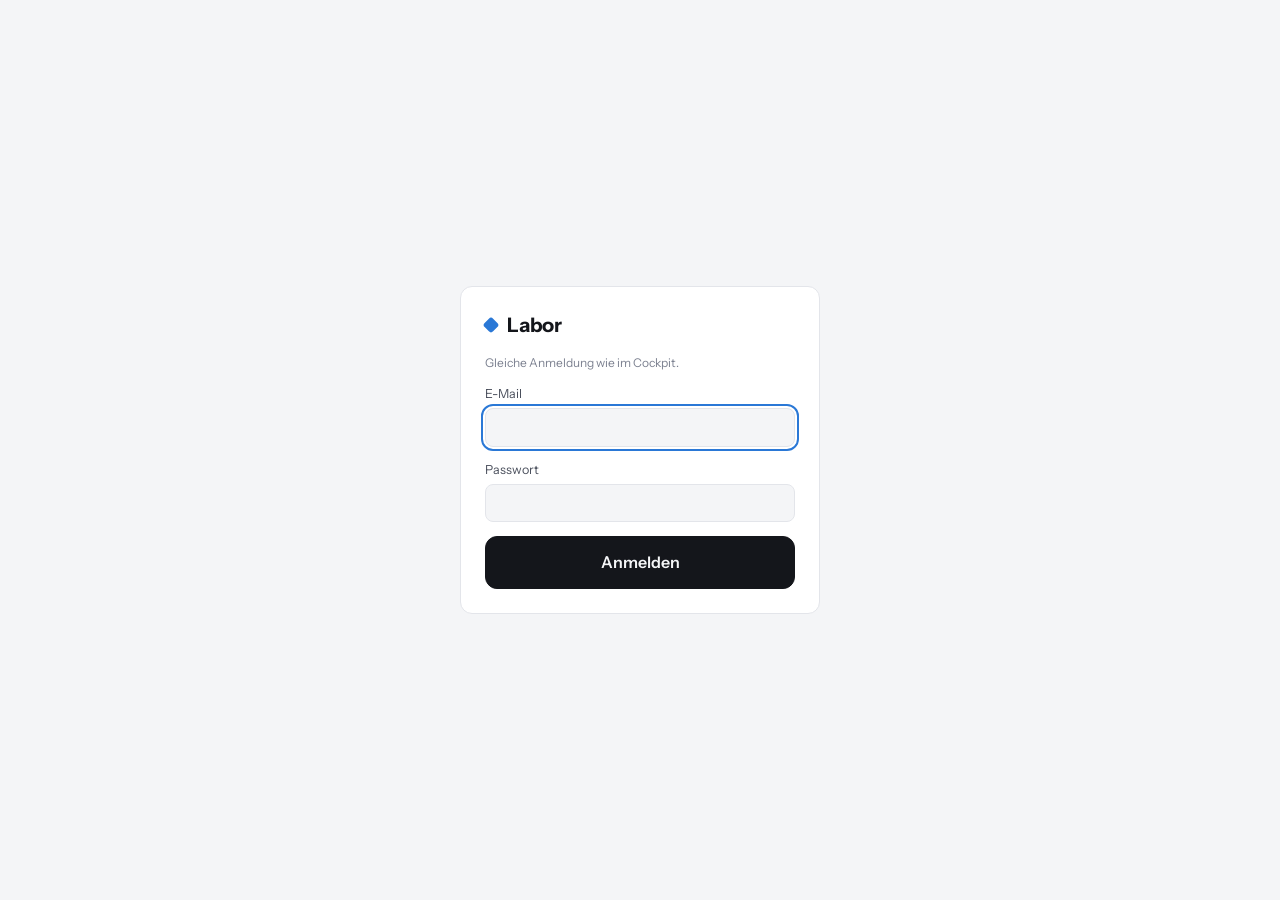
<file: labor.html>
<!doctype html>
<html lang="de">
<head>
<meta charset="utf-8">
<meta name="viewport" content="width=device-width, initial-scale=1, viewport-fit=cover">
<meta name="robots" content="noindex, nofollow">
<title>Labor · Cockpit</title>
<meta name="theme-color" content="#f4f5f7">
<link rel="manifest" href="manifest.webmanifest">
<link rel="icon" href="icon.svg" type="image/svg+xml">
<link rel="apple-touch-icon" href="icon-180.png">
<meta name="mobile-web-app-capable" content="yes">
<meta name="apple-mobile-web-app-capable" content="yes">
<meta name="apple-mobile-web-app-title" content="Cockpit">
<script>try{var t=localStorage.getItem("cockpit_theme");if(t==="light"||t==="dark")document.documentElement.dataset.theme=t;}catch(e){}</script>
<link rel="preconnect" href="https://fonts.googleapis.com">
<link rel="preconnect" href="https://fonts.gstatic.com" crossorigin>
<link rel="stylesheet" href="https://fonts.googleapis.com/css2?family=Instrument+Sans:wght@400;500;600;700&family=JetBrains+Mono:wght@400;500;600&display=swap">
<style>
:root{
  --bg:#f4f5f7; --panel:#ffffff; --panel-2:#f8f9fb; --line:#e3e5ea; --line-2:#eceef2;
  --ink:#14161b; --ink-2:#4a4f5c; --ink-3:#7c8190;
  --brand:#c2272d; --acc:#2a78d6;
  --good:#0f8a4f; --good-soft:#e3f4ea; --bad:#d23b3b; --bad-soft:#fbe7e7; --warn:#b77700; --warn-soft:#fbf1dc;
  --mono:"JetBrains Mono",ui-monospace,SFMono-Regular,Menlo,monospace;
  --sans:"Instrument Sans",system-ui,-apple-system,"Segoe UI",sans-serif;
}
@media (prefers-color-scheme: dark){
  :root:not([data-theme="light"]){
    color-scheme:dark;
    --bg:#0f1115; --panel:#171a20; --panel-2:#1c2027; --line:#2a2f38; --line-2:#232730;
    --ink:#f1f2f5; --ink-2:#b4b8c3; --ink-3:#848a98; --brand:#ef5a5f; --acc:#3987e5;
    --good:#3cc47e; --good-soft:#15301f; --bad:#f0625f; --bad-soft:#3a1c1c; --warn:#e2a63a; --warn-soft:#352a14;
  }
}
:root[data-theme="dark"]{
  color-scheme:dark;
  --bg:#0f1115; --panel:#171a20; --panel-2:#1c2027; --line:#2a2f38; --line-2:#232730;
  --ink:#f1f2f5; --ink-2:#b4b8c3; --ink-3:#848a98; --brand:#ef5a5f; --acc:#3987e5;
  --good:#3cc47e; --good-soft:#15301f; --bad:#f0625f; --bad-soft:#3a1c1c; --warn:#e2a63a; --warn-soft:#352a14;
}
*{box-sizing:border-box}
[hidden]{display:none!important}
body{margin:0;background:var(--bg);color:var(--ink);font-family:var(--sans);font-size:14px;line-height:1.45}
.wrap{max-width:1180px;margin:0 auto;padding-inline:16px;padding-block:18px 60px;display:grid;gap:14px}
.wrap > *{min-width:0}
.num{font-family:var(--mono);font-variant-numeric:tabular-nums}
a{color:inherit}
:focus-visible{outline:2px solid var(--acc);outline-offset:2px;border-radius:4px}
.top{display:flex;align-items:center;justify-content:space-between;gap:10px;flex-wrap:wrap}
.logo{display:flex;align-items:center;gap:10px;font-weight:700;font-size:20px;letter-spacing:-.01em}
.logo i{width:12px;height:12px;border-radius:3px;background:var(--acc);display:block;transform:rotate(45deg)}
.links{display:flex;gap:8px;flex-wrap:wrap}
.link,.btn{display:inline-flex;align-items:center;justify-content:center;gap:6px;padding:7px 12px;border:1px solid var(--line);background:var(--panel);border-radius:8px;text-decoration:none;font:inherit;font-size:13px;color:var(--ink);cursor:pointer}
.link:hover,.btn:hover{border-color:var(--ink-3)}
.btn.primary{background:var(--ink);color:var(--bg);border-color:var(--ink);font-weight:600}
.btn.big{padding:14px;font-size:16px;border-radius:12px;width:100%}
.muted{color:var(--ink-3)} .pos{color:var(--good)} .neg{color:var(--bad)}
.card{background:var(--panel);border:1px solid var(--line);border-radius:12px;padding:16px;min-width:0}
.card h2{margin:0 0 10px;font-size:15px;font-weight:650;display:flex;justify-content:space-between;align-items:center;gap:8px;flex-wrap:wrap}
.hint{font-size:12px;color:var(--ink-3)}
.tabs{display:flex;gap:6px;flex-wrap:wrap}
.tab{font:inherit;font-size:13px;padding:6px 13px;border:1px solid var(--line);background:var(--panel);color:var(--ink-2);border-radius:9px;cursor:pointer}
.tab[aria-selected="true"]{color:var(--ink);border-color:var(--acc);background:var(--panel-2);font-weight:600}
.tabs.small .tab{padding:3px 10px;font-size:12px;border-radius:8px}
.split{display:grid;grid-template-columns:2.2fr 1fr;gap:14px}
@media(max-width:900px){.split{grid-template-columns:1fr}}
svg{width:100%;height:auto;display:block}
svg text{fill:var(--ink-3);font-size:11px;font-family:var(--sans)}
svg .grid{stroke:var(--line-2);stroke-width:1}
svg .zero{stroke:var(--line);stroke-dasharray:4 4}
svg path.ln{fill:none;stroke-width:1.8;stroke-linejoin:round;stroke-linecap:round}
.ctrl{display:flex;align-items:center;gap:10px;flex-wrap:wrap;margin-top:8px;font-size:12.5px;color:var(--ink-2)}
.ctrl input[type=range]{accent-color:var(--acc)}
.legend{display:flex;gap:12px;flex-wrap:wrap;font-size:11.5px;color:var(--ink-3);margin-top:6px}
.legend b{display:inline-block;width:9px;height:9px;border-radius:3px;margin-right:5px}
.lb{position:relative;margin-top:6px}
.lbrow{position:absolute;left:0;right:0;height:24px;display:grid;grid-template-columns:minmax(80px,1.5fr) 3fr 52px;gap:8px;align-items:center;font-size:12px;transition:transform .5s ease}
.lbrow .nm{overflow:hidden;text-overflow:ellipsis;white-space:nowrap}
.lbrow .bar{height:11px;border-radius:4px;background:var(--line-2);position:relative}
.lbrow .bar::after{content:"";position:absolute;left:50%;top:0;bottom:0;width:1px;background:var(--line)}
.lbrow .bar i{position:absolute;top:0;bottom:0;border-radius:4px;transition:all .3s}
.lbrow .vl{text-align:right;font-family:var(--mono);font-size:11.5px}
.legs{display:grid;grid-template-columns:290px 1fr;gap:14px}
@media(max-width:900px){.legs{grid-template-columns:1fr}.legs .list{max-height:280px}}
.legs .list{max-height:720px;overflow:auto}
.grp{color:var(--ink-3);font-size:11.5px;margin:10px 0 3px;text-transform:uppercase;letter-spacing:.6px}
.li{display:flex;justify-content:space-between;gap:8px;padding:6px 9px;border-radius:8px;cursor:pointer;font-size:12.5px;border:1px solid transparent}
.li:hover{background:var(--panel-2)}.li[aria-selected="true"]{background:var(--panel-2);border-color:var(--acc)}
.li span:first-child{overflow:hidden;text-overflow:ellipsis;white-space:nowrap}
.li span:last-child{white-space:nowrap;flex:none}
.kv{display:grid;grid-template-columns:repeat(auto-fit,minmax(110px,1fr));gap:10px;margin:8px 0 12px}
.kv div{background:var(--panel-2);border-radius:10px;padding:8px 11px}.kv span{display:block;color:var(--ink-3);font-size:11.5px}.kv b{font-size:18px}
.tbl-wrap{overflow-x:auto}
table{width:100%;border-collapse:collapse;font-size:12.5px}
th{color:var(--ink-3);font-weight:500;text-align:left;padding:4px 8px;border-bottom:1px solid var(--line);font-size:11.5px;white-space:nowrap}
td{padding:6px 8px;border-bottom:1px solid var(--line-2)}
td.r,th.r{text-align:right}
.heat{border-collapse:separate;border-spacing:3px;width:auto}
.heat td{padding:0}
.cell{width:68px;height:28px;border-radius:6px;display:flex;align-items:center;justify-content:center;font-size:12px;font-weight:600;color:#0b0f17}
.cell.e{background:var(--line-2);color:var(--ink-3);font-weight:500}
.chip{display:inline-block;padding:2px 9px;border-radius:999px;font-size:11.5px;font-weight:600;background:var(--panel-2);color:var(--ink-2)}
.chip.artefakt,.chip.warnung{background:var(--bad-soft);color:var(--bad)}
.chip.korrektur{background:var(--warn-soft);color:var(--warn)}
.chip.moderat,.chip.klein{background:var(--good-soft);color:var(--good)}
.login{position:fixed;inset:0;display:grid;place-items:center;background:var(--bg);padding:16px}
.login form{width:100%;max-width:360px;background:var(--panel);border:1px solid var(--line);border-radius:12px;padding:24px;display:grid;gap:14px}
.f{display:grid;gap:5px;font-size:12.5px;color:var(--ink-2)}
.f input{font:inherit;padding:9px 10px;border:1px solid var(--line);border-radius:8px;background:var(--bg);color:var(--ink)}
.err{color:var(--bad);font-size:13px}
@media (prefers-reduced-motion:reduce){*{animation:none!important;transition:none!important}}
</style>
</head>
<body>

<div class="login" id="login" hidden>
  <form id="login-form" autocomplete="on">
    <div class="logo"><i></i>Labor</div>
    <div class="hint">Gleiche Anmeldung wie im Cockpit.</div>
    <label class="f">E-Mail<input id="login-email" type="email" autocomplete="username" required></label>
    <label class="f">Passwort<input id="login-pass" type="password" autocomplete="current-password" required></label>
    <div class="err" id="login-err" role="alert" hidden></div>
    <button type="submit" class="btn primary big" id="login-btn">Anmelden</button>
  </form>
</div>

<div class="wrap" id="app" hidden>
  <header class="top">
    <div class="logo"><i></i>Labor <span class="muted" style="font-size:13px;font-weight:500" id="stand"></span></div>
    <nav class="links">
      <a class="link" href="index.html">◆ Cockpit</a>
      <button type="button" class="link" id="theme-btn" aria-label="Farbschema wechseln"></button>
    </nav>
  </header>

  <div class="tabs" role="tablist" id="main-tabs"></div>

  <section data-v="race">
    <div class="card">
      <h2><span>Bein-Rennen: kumulierte R seit 2010 <span class="hint">(Backtest, Engine-Trades)</span></span><span class="tabs small" id="race-port" role="tablist"></span></h2>
      <div class="split">
        <div>
          <svg id="race-svg" viewBox="0 0 900 380" role="img" aria-label="Kumulierte Ergebnisse der Beine über die Zeit"></svg>
          <div class="ctrl">
            <button type="button" class="btn" id="play">⏸ Pause</button><button type="button" class="btn" id="restart">↺ Neu</button>
            <label>Tempo <input id="speed" type="range" min="1" max="12" value="4"></label>
            <label><input type="checkbox" id="show-total" checked> Gesamtlinie</label>
            <input id="scrub" type="range" min="0" max="100" value="0" style="flex:1;min-width:140px" aria-label="Zeitleiste">
            <b class="num" id="rdate" style="min-width:90px;text-align:right">–</b>
          </div>
          <div class="legend" id="race-legend"></div>
        </div>
        <div><div class="hint" style="margin-bottom:4px">Rangliste (Σ R bis heute)</div><div class="lb" id="lb"></div></div>
      </div>
    </div>
  </section>

  <section data-v="legs" hidden>
    <div class="legs">
      <div class="card list" id="leg-list"></div>
      <div style="display:grid;gap:14px;min-width:0">
        <div class="card"><h2><span id="leg-title">–</span><span class="hint" id="leg-sub"></span></h2><div class="kv" id="leg-kv"></div><svg id="leg-svg" viewBox="0 0 900 260" role="img" aria-label="Kumulierte R des Beins"></svg></div>
        <div class="card"><h2>Erwartungswert je Phase und Live-Vergleich</h2><div id="leg-era"></div></div>
        <div class="card"><h2>Letzte 40 Trades (Backtest)</h2><div class="tbl-wrap" id="leg-trades" style="max-height:260px;overflow:auto"></div></div>
      </div>
    </div>
  </section>

  <section data-v="search" hidden>
    <div class="card"><h2><span>Heatmap der Suchläufe</span><span class="tabs small" id="heat-tabs" role="tablist"></span></h2>
      <div class="hint" style="margin-bottom:8px">Zahl = robuste Strategien (alle Zeitabschnitte positiv, mindestens 60 Trades). Farbe = bester worst-Calmar; Grün ab 1 gilt als „streng“. Die meisten Zellen sind leer – das ist das Ergebnis.</div>
      <div class="tbl-wrap" id="heat"></div>
    </div>
  </section>

  <section data-v="log" hidden>
    <div class="card"><h2>Forschungsprotokoll <span class="hint" id="log-sub"></span></h2><div class="tbl-wrap" id="log-tbl"></div></div>
  </section>
</div>

<script>
(function(){
  // ---------- Grundlagen (wie die anderen Cockpit-Seiten) ----------
  const SUPABASE_URL = "https://qqsxtzbukkneptegkbkf.supabase.co";
  const SUPABASE_KEY = "sb_publishable_pOBjg9lbOcJwV-4qz9ilAw_YZwADBCT"; // öffentlich gedacht, Schutz über Login + RLS
  const SESSION_KEY = "cockpit_session";                                  // gleiche Sitzung wie Cockpit/Journal
  const $ = s => document.querySelector(s);
  const esc = s => String(s ?? "").replace(/[&<>"]/g, c => ({"&":"&amp;","<":"&lt;",">":"&gt;",'"':"&quot;"}[c]));
  const fmt = (v, d = 1) => v == null ? "–" : (+v).toLocaleString("de-DE", {minimumFractionDigits: d, maximumFractionDigits: d});
  const cls = v => v > 0 ? "pos" : v < 0 ? "neg" : "";

  function loadSession(){ try{ return JSON.parse(localStorage.getItem(SESSION_KEY)); }catch(e){ return null; } }
  function saveSession(s){ try{ s ? localStorage.setItem(SESSION_KEY, JSON.stringify(s)) : localStorage.removeItem(SESSION_KEY); }catch(e){} }
  async function authRequest(grant, body){
    const res = await fetch(`${SUPABASE_URL}/auth/v1/token?grant_type=${grant}`, {method:"POST", headers:{apikey:SUPABASE_KEY, "Content-Type":"application/json"}, body:JSON.stringify(body)});
    const d = await res.json().catch(() => ({}));
    if(!res.ok) throw Object.assign(new Error(d.error_description || d.msg || d.message || ("HTTP " + res.status)), {status:res.status});
    const s = {access_token:d.access_token, refresh_token:d.refresh_token, expires_at:d.expires_at || Math.floor(Date.now()/1000) + (d.expires_in || 3600), email:d.user && d.user.email};
    saveSession(s); return s;
  }
  async function validSession(){
    const s = loadSession();
    if(!s || !s.refresh_token) return null;
    if(s.expires_at - 60 > Date.now()/1000) return s;
    try{ return await authRequest("refresh_token", {refresh_token:s.refresh_token}); }
    catch(e){ if(e.status >= 400 && e.status < 500) saveSession(null); return null; }
  }
  async function sb(path){
    const s = await validSession();
    if(!s){ showLogin(); throw new Error("nicht angemeldet"); }
    const res = await fetch(`${SUPABASE_URL}/rest/v1/${path}`, {headers:{apikey:SUPABASE_KEY, Authorization:"Bearer " + s.access_token}});
    if(res.status === 401){ saveSession(null); showLogin(); throw new Error("Sitzung abgelaufen"); }
    if(!res.ok) throw new Error("HTTP " + res.status);
    return res.json();
  }

  // ---------- Daten ----------
  let LAB = null, view = "race", port = 0, idx = 0, playing = true, lastDraw = -1, selLeg = null, heatSrc = null, raf = null;
  const pal = i => `hsl(${(i * 47) % 360} 70% ${52 + (i % 3) * 5}%)`;
  const TABS = [["race", "Rennen"], ["legs", "Beine"], ["search", "Suche"], ["log", "Protokoll"]];
  const ORDER = ["race_equity", "race_prop", "race_sltp"];

  async function load(){
    try{
      const rows = await sb("lab_snapshot?select=id,payload,aktualisiert");
      const by = Object.fromEntries(rows.map(r => [r.id, r]));
      const ports = ORDER.filter(k => by[k]).map(k => by[k].payload);
      if(!ports.length){ $("#race-svg").outerHTML = `<div class="muted">Noch keine Labor-Daten (report_lab.py ausführen).</div>`; return; }
      LAB = {portfolios: ports, heat: (by.heat && by.heat.payload) || {}, log: (by.log && by.log.payload.log) || [], updated: (by.log && by.log.payload.updated) || ""};
      $("#stand").textContent = LAB.updated ? "Daten: " + LAB.updated.slice(0, 16).replace("T", " ") : "";
      drawPortTabs(); resetRace(); showView(view);
      if(!raf) raf = requestAnimationFrame(tick);
    }catch(e){ if(e.message !== "nicht angemeldet") $("#race-legend").textContent = "Labor-Daten konnten nicht geladen werden (" + e.message + ")."; }
  }

  function tabs(el, items, cur, cb){
    el.innerHTML = items.map(([k, n]) => `<button type="button" class="tab" role="tab" aria-selected="${k === cur}" data-k="${esc(k)}">${esc(n)}</button>`).join("");
    el.querySelectorAll(".tab").forEach(t => t.onclick = () => cb(t.dataset.k));
  }
  function showView(v){
    view = v; document.querySelectorAll("[data-v]").forEach(s => s.hidden = s.dataset.v !== v);
    tabs($("#main-tabs"), TABS, v, showView);
    if(!LAB) return;
    if(v === "legs") drawLeg(); if(v === "search") drawHeat(); if(v === "log") drawLog(); if(v === "race") lastDraw = -1;
  }

  // ---------- Rennen ----------
  const P = () => LAB.portfolios[port];
  function drawPortTabs(){ tabs($("#race-port"), LAB.portfolios.map((p, i) => [String(i), p.name]), String(port), k => { port = +k; drawPortTabs(); resetRace(); playing = true; $("#play").textContent = "⏸ Pause"; }); }
  function resetRace(){
    idx = 0; lastDraw = -1; const p = P(); $("#scrub").max = p.dates.length - 1;
    $("#race-legend").innerHTML = `<span><b style="background:var(--ink)"></b>Portfolio gesamt</span>` + p.legs.map((l, i) => `<span><b style="background:${pal(i)}"></b>${esc(l.label)}</span>`).join("");
    $("#lb").style.height = (p.legs.length * 26) + "px";
    $("#lb").innerHTML = p.legs.map((l, i) => `<div class="lbrow" id="lb${i}"><span class="nm" title="${esc(l.label)}" style="color:${pal(i)}">${esc(l.label)}</span><div class="bar"><i></i></div><span class="vl"></span></div>`).join("");
  }
  function drawRace(){
    const p = P(), i = Math.min(p.dates.length - 1, Math.floor(idx)); if(i === lastDraw) return; lastDraw = i;
    const W = 900, H = 380, Lm = 44, R = 12, T = 10, B = 26, n = p.dates.length, showT = $("#show-total").checked;
    const all = [...(showT ? p.total : [0]), ...p.legs.flatMap(l => l.cum)]; let y0 = Math.min(0, ...all), y1 = Math.max(...all); const pd = (y1 - y0) * .06 || 1; y0 -= pd; y1 += pd;
    const X = k => Lm + k / (n - 1) * (W - Lm - R), Y = v => T + (y1 - v) / (y1 - y0) * (H - T - B);
    let g = ""; const st = Math.max(5, Math.round((y1 - y0) / 6 / 5) * 5);
    for(let v = Math.ceil(y0 / st) * st; v <= y1; v += st) g += `<line class="grid" x1="${Lm}" x2="${W - R}" y1="${Y(v)}" y2="${Y(v)}"/><text x="${Lm - 6}" y="${Y(v) + 4}" text-anchor="end">${v}</text>`;
    for(let y = 2010; y <= 2026; y += 2){ const k = p.dates.findIndex(d => d >= y + "-01-01"); if(k >= 0) g += `<text x="${X(k)}" y="${H - 7}" text-anchor="middle">${y}</text>`; }
    g += `<line class="zero" x1="${Lm}" x2="${W - R}" y1="${Y(0)}" y2="${Y(0)}"/>`;
    const path = arr => { let d = ""; const step = Math.max(1, Math.floor(n / 450)); for(let k = 0; k <= i; k += step) d += (d ? "L" : "M") + X(k).toFixed(1) + " " + Y(arr[k]).toFixed(1); return d + "L" + X(i).toFixed(1) + " " + Y(arr[i]).toFixed(1); };
    p.legs.forEach((l, j) => { g += `<path class="ln" d="${path(l.cum)}" style="stroke:${pal(j)}" opacity=".85"/><circle cx="${X(i)}" cy="${Y(l.cum[i])}" r="3" fill="${pal(j)}"/>`; });
    if(showT) g += `<path class="ln" d="${path(p.total)}" style="stroke:var(--ink);stroke-width:2.6"/><circle cx="${X(i)}" cy="${Y(p.total[i])}" r="4.5" style="fill:var(--ink)"/><text x="${X(i) - 8}" y="${Y(p.total[i]) - 9}" text-anchor="end" style="fill:var(--ink);font-weight:700;font-size:12px">Σ ${fmt(p.total[i], 0)} R</text>`;
    $("#race-svg").innerHTML = g; $("#rdate").textContent = p.dates[i]; $("#scrub").value = i;
    const order = p.legs.map((l, j) => ({j, v: l.cum[i]})).sort((a, b) => b.v - a.v), mx = Math.max(1, ...order.map(o => Math.abs(o.v)));
    order.forEach((o, r) => {
      const el = document.getElementById("lb" + o.j); if(!el) return; el.style.transform = `translateY(${r * 26}px)`;
      const w = Math.abs(o.v) / mx * 50, left = o.v >= 0 ? 50 : 50 - w, b = el.querySelector("i");
      b.style.left = left + "%"; b.style.width = w + "%"; b.style.background = pal(o.j);
      const vl = el.querySelector(".vl"); vl.textContent = fmt(o.v, 1); vl.className = "vl " + cls(o.v);
    });
  }
  function tick(){
    if(view === "race" && LAB){
      if(playing){ idx += +$("#speed").value * 0.35; const mx = P().dates.length - 1; if(idx >= mx){ idx = mx; playing = false; $("#play").textContent = "▶ Start"; } }
      drawRace();
    }
    raf = requestAnimationFrame(tick);
  }

  // ---------- Beine ----------
  const allLegs = () => LAB.portfolios.flatMap((p, pi) => p.legs.map((l, li) => ({...l, pi, li, pn: p.name, dates: p.dates})));
  function drawLeg(){
    const legs = allLegs(); if(!selLeg) selLeg = legs[0].pn + "|" + legs[0].label;
    $("#leg-list").innerHTML = LAB.portfolios.map(p => `<div class="grp">${esc(p.name)}</div>` + p.legs.map(l => `<div class="li" role="button" tabindex="0" aria-selected="${selLeg === p.name + "|" + l.label}" data-k="${esc(p.name + "|" + l.label)}"><span title="${esc(l.label)}">${esc(l.label)}</span><span class="num ${cls(l.er)}">${l.er >= 0 ? "+" : ""}${fmt(l.er, 2)} R</span></div>`).join("")).join("");
    document.querySelectorAll("#leg-list .li").forEach(e => { e.onclick = () => { selLeg = e.dataset.k; drawLeg(); }; e.onkeydown = ev => { if(ev.key === "Enter") e.click(); }; });
    const l = legs.find(x => x.pn + "|" + x.label === selLeg); if(!l) return;
    $("#leg-title").textContent = l.label; $("#leg-sub").textContent = l.pn + " · Backtest seit " + l.dates[0].slice(0, 4);
    $("#leg-kv").innerHTML = `<div><span>Trades</span><b class="num">${l.n}</b></div><div><span>Ø R je Trade</span><b class="num ${cls(l.er)}">${fmt(l.er, 3)}</b></div><div><span>Trefferquote</span><b class="num">${fmt(l.win, 0)} %</b></div><div><span>Σ R</span><b class="num ${cls(l.sumR)}">${fmt(l.sumR, 1)}</b></div>`;
    const W = 900, H = 260, Lm = 44, R = 12, T = 10, B = 24, n = l.cum.length; let y0 = Math.min(0, ...l.cum), y1 = Math.max(...l.cum); const pd = (y1 - y0) * .1 || 1; y0 -= pd; y1 += pd;
    const X = k => Lm + k / (n - 1) * (W - Lm - R), Y = v => T + (y1 - v) / (y1 - y0) * (H - T - B); let g = "";
    const st = Math.max(2, Math.round((y1 - y0) / 5)); for(let v = Math.ceil(y0 / st) * st; v <= y1; v += st) g += `<line class="grid" x1="${Lm}" x2="${W - R}" y1="${Y(v)}" y2="${Y(v)}"/><text x="${Lm - 6}" y="${Y(v) + 4}" text-anchor="end">${v}</text>`;
    for(let y = 2010; y <= 2026; y += 2){ const k = l.dates.findIndex(d => d >= y + "-01-01"); if(k >= 0) g += `<text x="${X(k)}" y="${H - 6}" text-anchor="middle">${y}</text>`; }
    g += `<line class="zero" x1="${Lm}" x2="${W - R}" y1="${Y(0)}" y2="${Y(0)}"/>`;
    let d = ""; for(let k = 0; k < n; k += Math.max(1, Math.floor(n / 500))) d += (d ? "L" : "M") + X(k).toFixed(1) + " " + Y(l.cum[k]).toFixed(1);
    g += `<style>@keyframes dr{to{stroke-dashoffset:0}}</style><path d="${d}" fill="none" stroke="${pal(l.li)}" stroke-width="2.4" pathLength="1" style="stroke-dasharray:1;stroke-dashoffset:1;animation:dr 1.4s ease-out forwards"/>`;
    $("#leg-svg").innerHTML = g;
    const eras = ["2010-15", "2016-21", "2022-26"];
    let eh = `<div class="tbl-wrap"><table><thead><tr><th>Phase</th><th class="r">Trades</th><th class="r">Ø R</th></tr></thead><tbody>` + eras.map(e => { const x = l.era[e]; return `<tr><td>${e}</td><td class="r num">${x ? x.n : 0}</td><td class="r num ${x ? cls(x.er) : ""}">${x ? fmt(x.er, 3) : "–"}</td></tr>`; }).join("") + "</tbody></table></div>";
    eh += l.live ? `<div style="margin-top:12px" class="hint">Live (Demo, seit 14.09.): <b style="color:var(--ink)">${l.live.n} Trades</b>, netto <b class="num ${cls(l.live.net)}">${l.live.net >= 0 ? "+" : ""}${fmt(l.live.net, 2)} USD</b>, ${l.live.wins} Gewinner. Sehr kleine Stichprobe, teils vor der Bereinigung.</div>` : `<div style="margin-top:12px" class="hint">Noch kein Live-Trade dieses Beins.</div>`;
    $("#leg-era").innerHTML = eh;
    $("#leg-trades").innerHTML = `<table><thead><tr><th>Ausstieg</th><th>Richtung</th><th class="r">R</th></tr></thead><tbody>` + l.trades.slice().reverse().map(t => `<tr><td class="num">${esc(t[0])}</td><td class="${t[1] > 0 ? "pos" : "neg"}">${t[1] > 0 ? "▲ long" : "▼ short"}</td><td class="r num ${cls(t[2])}">${t[2] > 0 ? "+" : ""}${(+t[2]).toFixed(2)}</td></tr>`).join("") + "</tbody></table>";
  }

  // ---------- Suche ----------
  const TFORD = ["M5", "M15", "M30", "H1", "H4", "D1"];
  function drawHeat(){
    const srcs = Object.keys(LAB.heat); if(!srcs.length){ $("#heat").innerHTML = `<div class="muted">Keine Daten.</div>`; return; }
    if(!heatSrc) heatSrc = srcs[0];
    tabs($("#heat-tabs"), srcs.map(s => [s, s]), heatSrc, k => { heatSrc = k; drawHeat(); });
    const cells = LAB.heat[heatSrc] || [], tfs = [...new Set(cells.map(c => c.tf))].sort((a, b) => TFORD.indexOf(a) - TFORD.indexOf(b)), syms = [...new Set(cells.map(c => c.s))].sort(), map = {};
    cells.forEach(c => map[c.s + "|" + c.tf] = c);
    const col = c => c.best >= 1 ? "hsl(145 60% 55%)" : c.best >= .5 ? "hsl(130 45% 68%)" : c.best >= .2 ? "hsl(48 75% 62%)" : "hsl(35 40% 66%)";
    let h = `<table class="heat"><thead><tr><th></th>${tfs.map(t => `<th>${t}</th>`).join("")}</tr></thead><tbody>`;
    syms.forEach(s => { h += `<tr><th style="text-align:right;padding-right:8px">${esc(s)}</th>` + tfs.map(t => {
      const c = map[s + "|" + t]; const tip = c ? `${c.n} Backtests, ${c.robust} robust${c.best != null ? ", bester worst-Calmar " + c.best : ""}` : "nicht getestet";
      return `<td><div class="cell ${c && c.robust ? "" : "e"}" ${c && c.robust ? `style="background:${col(c)}"` : ""} title="${esc(s + " " + t + ": " + tip)}">${c ? (c.robust ? c.robust : "·") : ""}</div></td>`; }).join("") + "</tr>"; });
    $("#heat").innerHTML = h + "</tbody></table>";
  }
  function drawLog(){
    $("#log-sub").textContent = "seit 01.10.2026";
    $("#log-tbl").innerHTML = `<table><thead><tr><th>Runde</th><th>Datum</th><th>Ansatz</th><th>Ergebnis</th><th>Kurz</th></tr></thead><tbody>` +
      LAB.log.map(r => `<tr><td><b>${esc(r.r)}</b></td><td class="num">${esc(r.d)}</td><td>${esc(r.t)}</td><td><span class="chip ${esc(r.s)}">${esc(r.s)}</span></td><td class="hint">${esc(r.x)}</td></tr>`).join("") + "</tbody></table>";
  }

  // ---------- Steuerung ----------
  $("#play").onclick = () => { playing = !playing; $("#play").textContent = playing ? "⏸ Pause" : "▶ Start"; };
  $("#restart").onclick = () => { idx = 0; lastDraw = -1; playing = true; $("#play").textContent = "⏸ Pause"; };
  $("#scrub").oninput = e => { idx = +e.target.value; lastDraw = -1; };
  $("#show-total").onchange = () => { lastDraw = -1; };

  // ---------- Farbschema (wie im Cockpit) ----------
  const THEMES = ["system", "light", "dark"], THEME_LABEL = {system: "◐ Auto", light: "☀ Hell", dark: "☾ Dunkel"};
  function storedTheme(){ try{ return localStorage.getItem("cockpit_theme") || "system"; }catch(e){ return "system"; } }
  function applyTheme(t){
    if(t === "system") delete document.documentElement.dataset.theme; else document.documentElement.dataset.theme = t;
    try{ t === "system" ? localStorage.removeItem("cockpit_theme") : localStorage.setItem("cockpit_theme", t); }catch(e){}
    $("#theme-btn").textContent = THEME_LABEL[t];
    document.querySelector('meta[name="theme-color"]').setAttribute("content", getComputedStyle(document.body).backgroundColor);
  }
  $("#theme-btn").onclick = () => applyTheme(THEMES[(THEMES.indexOf(storedTheme()) + 1) % THEMES.length]);
  applyTheme(storedTheme());

  // ---------- Ansichten / Login ----------
  const loginEl = $("#login"), appEl = $("#app");
  function showLogin(){ appEl.hidden = true; loginEl.hidden = false; $("#login-email").focus(); }
  function showApp(){ loginEl.hidden = true; appEl.hidden = false; tabs($("#main-tabs"), TABS, view, showView); load(); }
  $("#login-form").addEventListener("submit", async e => {
    e.preventDefault();
    const btn = $("#login-btn"), err = $("#login-err");
    btn.disabled = true; err.hidden = true;
    try{ await authRequest("password", {email: $("#login-email").value.trim(), password: $("#login-pass").value}); $("#login-pass").value = ""; showApp(); }
    catch(ex){ err.textContent = ex.status === 400 ? "E-Mail oder Passwort falsch." : "Anmeldung fehlgeschlagen: " + ex.message; err.hidden = false; }
    finally{ btn.disabled = false; }
  });
  validSession().then(s => s ? showApp() : showLogin());
})();
</script>
</body>
</html>
</file>
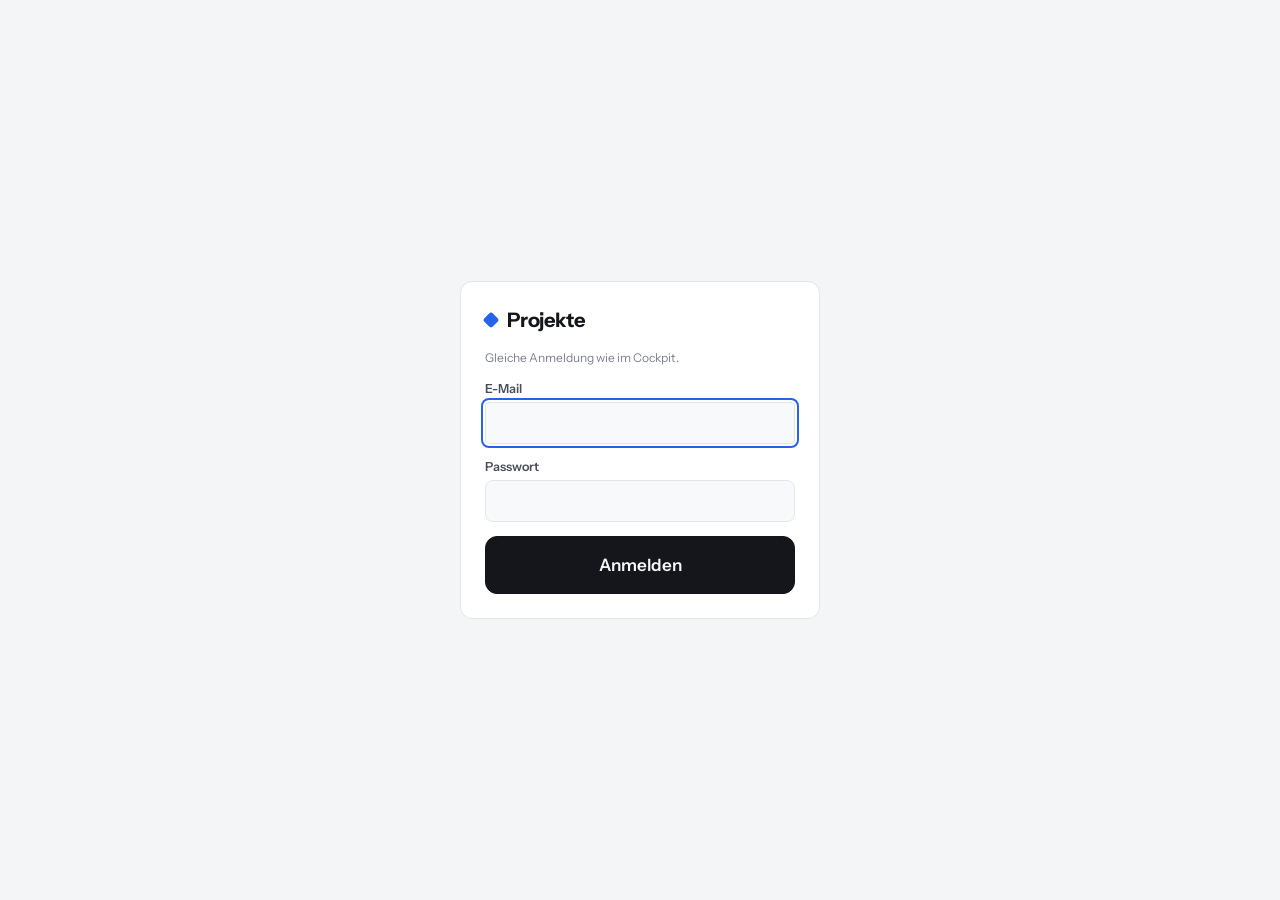
<file: projekte.html>
<!doctype html>
<html lang="de">
<head>
<meta charset="utf-8">
<meta name="viewport" content="width=device-width, initial-scale=1, viewport-fit=cover">
<meta name="robots" content="noindex, nofollow">
<title>Projekte · Cockpit</title>
<meta name="theme-color" content="#f4f5f7">
<link rel="manifest" href="manifest.webmanifest">
<link rel="icon" href="icon.svg" type="image/svg+xml">
<link rel="apple-touch-icon" href="icon-180.png">
<meta name="mobile-web-app-capable" content="yes">
<meta name="apple-mobile-web-app-capable" content="yes">
<meta name="apple-mobile-web-app-title" content="Cockpit">
<script>try{var t=localStorage.getItem("cockpit_theme");if(t==="light"||t==="dark")document.documentElement.dataset.theme=t;}catch(e){}</script>
<link rel="preconnect" href="https://fonts.googleapis.com">
<link rel="preconnect" href="https://fonts.gstatic.com" crossorigin>
<link rel="stylesheet" href="https://fonts.googleapis.com/css2?family=Instrument+Sans:wght@400;500;600;700&family=JetBrains+Mono:wght@400;500;600&display=swap">
<style>
:root{
  --bg:#f4f5f7; --panel:#ffffff; --panel-2:#f8f9fb; --line:#e3e5ea; --line-2:#eceef2;
  --ink:#14161b; --ink-2:#4a4f5c; --ink-3:#7c8190;
  --brand:#c2272d; --work:#2563eb; --work-soft:#e6eefc; --on-work:#ffffff;
  --good:#0f8a4f; --good-soft:#e3f4ea; --bad:#d23b3b; --bad-soft:#fbe7e7; --warn:#b77700; --warn-soft:#fbf1dc;
  --mono:"JetBrains Mono",ui-monospace,SFMono-Regular,Menlo,monospace;
  --sans:"Instrument Sans",system-ui,-apple-system,"Segoe UI",sans-serif;
}
@media (prefers-color-scheme: dark){
  :root:not([data-theme="light"]){
    color-scheme:dark;
    --bg:#0f1115; --panel:#171a20; --panel-2:#1c2027; --line:#2a2f38; --line-2:#232730;
    --ink:#f1f2f5; --ink-2:#b4b8c3; --ink-3:#848a98;
    --brand:#ef5a5f; --work:#6ea2ff; --work-soft:#16233d; --on-work:#14161b;
    --good:#3cc47e; --good-soft:#15301f; --bad:#f0625f; --bad-soft:#3a1c1c; --warn:#e2a63a; --warn-soft:#352a14;
  }
}
:root[data-theme="dark"]{
  color-scheme:dark;
  --bg:#0f1115; --panel:#171a20; --panel-2:#1c2027; --line:#2a2f38; --line-2:#232730;
  --ink:#f1f2f5; --ink-2:#b4b8c3; --ink-3:#848a98;
  --brand:#ef5a5f; --work:#6ea2ff; --work-soft:#16233d; --on-work:#14161b;
  --good:#3cc47e; --good-soft:#15301f; --bad:#f0625f; --bad-soft:#3a1c1c; --warn:#e2a63a; --warn-soft:#352a14;
}
*{box-sizing:border-box}
[hidden]{display:none!important}
body{margin:0;background:var(--bg);color:var(--ink);font-family:var(--sans);font-size:14px;line-height:1.45}
.wrap{max-width:1080px;margin:0 auto;padding-inline:16px;padding-block:18px 60px;display:grid;gap:16px}
.wrap > *{min-width:0}
.num{font-family:var(--mono);font-variant-numeric:tabular-nums}
a{color:inherit}
:focus-visible{outline:2px solid var(--work);outline-offset:2px;border-radius:4px}
.top{display:flex;align-items:center;justify-content:space-between;gap:10px;flex-wrap:wrap}
.logo{display:flex;align-items:center;gap:10px;font-weight:700;font-size:20px;letter-spacing:-.01em}
.logo i{width:12px;height:12px;border-radius:3px;background:var(--work);display:block;transform:rotate(45deg)}
.links{display:flex;gap:8px;flex-wrap:wrap}
.link,.btn{display:inline-flex;align-items:center;justify-content:center;gap:6px;padding:7px 12px;border:1px solid var(--line);background:var(--panel);border-radius:8px;text-decoration:none;font:inherit;font-weight:500;font-size:13px;color:inherit;cursor:pointer;white-space:nowrap}
.link:hover,.btn:hover{border-color:var(--ink-3)}
.btn.primary{background:var(--ink);color:var(--bg);border-color:var(--ink);font-weight:600}
.btn.big{padding:16px;font-size:17px;border-radius:12px;width:100%}
.btn:disabled{opacity:.5;cursor:default}
.muted{color:var(--ink-3)} .err{color:var(--bad);font-size:13px}
.hint{font-size:12px;color:var(--ink-3)}
.chips{display:flex;gap:8px;flex-wrap:wrap}
.chip{display:inline-flex;align-items:center;gap:7px;padding:6px 11px;border:1px solid var(--line);background:var(--panel);border-radius:999px;font-size:13px;font-weight:550;cursor:pointer;color:inherit;font-family:inherit}
.chip[aria-pressed="true"]{border-color:var(--work);color:var(--work);background:var(--work-soft)}
.dot{width:8px;height:8px;border-radius:50%;background:var(--ink-3);flex:none;display:inline-block}
.dot.aktiv{background:var(--good)} .dot.pausiert{background:var(--warn)} .dot.ruht{background:var(--ink-3)}
.grid{display:grid;grid-template-columns:repeat(2,minmax(0,1fr));gap:14px;align-items:start}
.card{background:var(--panel);border:1px solid var(--line);border-radius:12px;padding:16px;display:grid;gap:12px;align-content:start;min-width:0}
.card.pausiert,.card.ruht{opacity:.85}
.ph{display:flex;justify-content:space-between;align-items:baseline;gap:10px}
.ph h2{margin:0;font-size:16px;font-weight:650}
.pill{display:inline-flex;align-items:center;gap:6px;font-size:11.5px;font-weight:650;padding:2px 9px;border-radius:999px;background:var(--panel-2);border:1px solid var(--line);white-space:nowrap}
.lbl{font-size:11px;text-transform:uppercase;letter-spacing:.06em;color:var(--ink-3);font-weight:650;margin-bottom:2px}
.ziel{font-size:14px;font-weight:550}
.bar{height:8px;border-radius:99px;background:var(--line-2);overflow:hidden}
.bar i{display:block;height:100%;background:var(--work);border-radius:99px}
.prog{display:grid;grid-template-columns:1fr auto;gap:10px;align-items:center}
.next{background:var(--work-soft);border-radius:8px;padding:9px 11px;font-size:13.5px}
.next b{color:var(--work);font-weight:650}
.meta{display:flex;gap:12px;flex-wrap:wrap;font-size:12.5px;color:var(--ink-2)}
details{border-top:1px solid var(--line-2);padding-top:10px}
summary{cursor:pointer;font-size:13px;font-weight:600;color:var(--ink-2)}
ul.items{margin:8px 0 0;padding-left:18px;display:grid;gap:5px;font-size:13px}
ul.items .q{color:var(--ink-3);font-size:11.5px}
ul.items.check{list-style:none;padding-left:0}
ul.items.check li{display:grid;grid-template-columns:auto minmax(0,1fr);gap:8px;align-items:start}
ul.items.check input{width:16px;height:16px;margin-top:2px;accent-color:var(--good);cursor:pointer}
ul.items.check li.pending span.t{text-decoration:line-through;color:var(--ink-3)}
ul.items.check li.pending .q::after{content:" · erledigt, wird in den Vault übertragen"}
.login{min-height:100vh;min-height:100dvh;display:grid;place-items:center;padding:48px 16px}
.login form{width:100%;max-width:360px;background:var(--panel);border:1px solid var(--line);border-radius:12px;padding:24px;display:grid;gap:14px}
label.f{display:grid;gap:4px;font-size:12.5px;font-weight:600;color:var(--ink-2)}
input{font:inherit;font-size:15px;padding:9px 11px;border:1px solid var(--line);border-radius:8px;background:var(--panel-2);color:var(--ink);width:100%;min-width:0}
@media (max-width:760px){ .grid{grid-template-columns:minmax(0,1fr)} }
</style>
</head>
<body>

<div class="login" id="login" hidden>
  <form id="login-form" autocomplete="on">
    <div class="logo"><i></i>Projekte</div>
    <div class="hint">Gleiche Anmeldung wie im Cockpit.</div>
    <label class="f">E-Mail<input id="login-email" type="email" autocomplete="username" required></label>
    <label class="f">Passwort<input id="login-pass" type="password" autocomplete="current-password" required></label>
    <div class="err" id="login-err" role="alert" hidden></div>
    <button type="submit" class="btn primary big" id="login-btn">Anmelden</button>
  </form>
</div>

<div class="wrap" id="app" hidden>
  <header class="top">
    <div class="logo"><i></i>Projekte <span class="muted" style="font-size:13px;font-weight:500" id="stand"></span></div>
    <nav class="links">
      <a class="link" href="index.html">◆ Cockpit</a>
      <button type="button" class="link" id="theme-btn" aria-label="Farbschema wechseln"></button>
    </nav>
  </header>
  <div class="chips" id="filter" role="group" aria-label="Nach Status filtern"></div>
  <div class="grid" id="grid"><div class="muted">Wird geladen …</div></div>
  <div class="hint">Quelle: Steckbrief und Backlog jedes Projekts im Vault. Wird stündlich übertragen; abgehakte Punkte werden dabei im Vault als erledigt markiert.</div>
</div>

<script>
(function(){
  // ---------- Grundlagen ----------
  const SUPABASE_URL = "https://qqsxtzbukkneptegkbkf.supabase.co";
  const SUPABASE_KEY = "sb_publishable_pOBjg9lbOcJwV-4qz9ilAw_YZwADBCT"; // öffentlich gedacht, Schutz über Login + RLS
  const SESSION_KEY = "cockpit_session";                                  // gleiche Sitzung wie Cockpit/Journal
  const $ = s => document.querySelector(s);
  const esc = s => String(s ?? "").replace(/[&<>"]/g, c => ({"&":"&amp;","<":"&lt;",">":"&gt;",'"':"&quot;"}[c]));
  function ago(ts){ const m = Math.round((Date.now() - new Date(ts).getTime())/6e4); if(m < 60) return `vor ${Math.max(m,0)} Min.`; const h = Math.round(m/60); if(h < 48) return `vor ${h} Std.`; return `vor ${Math.round(h/24)} Tagen`; }
  const STATUS = {aktiv:"Aktiv", pausiert:"Pausiert", ruht:"Ruht"};

  // ---------- Supabase ----------
  function loadSession(){ try{ return JSON.parse(localStorage.getItem(SESSION_KEY)); }catch(e){ return null; } }
  function saveSession(s){ try{ s ? localStorage.setItem(SESSION_KEY, JSON.stringify(s)) : localStorage.removeItem(SESSION_KEY); }catch(e){} }
  async function authRequest(grant, body){
    const res = await fetch(`${SUPABASE_URL}/auth/v1/token?grant_type=${grant}`, {method:"POST", headers:{apikey:SUPABASE_KEY, "Content-Type":"application/json"}, body:JSON.stringify(body)});
    const d = await res.json().catch(() => ({}));
    if(!res.ok) throw Object.assign(new Error(d.error_description || d.msg || d.message || ("HTTP " + res.status)), {status:res.status});
    const s = {access_token:d.access_token, refresh_token:d.refresh_token, expires_at:d.expires_at || Math.floor(Date.now()/1000) + (d.expires_in || 3600), email:d.user && d.user.email};
    saveSession(s); return s;
  }
  async function validSession(){
    const s = loadSession();
    if(!s || !s.refresh_token) return null;
    if(s.expires_at - 60 > Date.now()/1000) return s;
    try{ return await authRequest("refresh_token", {refresh_token:s.refresh_token}); }
    catch(e){ if(e.status >= 400 && e.status < 500) saveSession(null); return null; }
  }
  async function sb(method, path, body, prefer){
    const s = await validSession();
    if(!s){ showLogin(); throw new Error("nicht angemeldet"); }
    const res = await fetch(`${SUPABASE_URL}/rest/v1/${path}`, {method, headers:{apikey:SUPABASE_KEY, Authorization:"Bearer " + s.access_token, "Content-Type":"application/json", ...(prefer ? {Prefer:prefer} : {})}, body: body === undefined ? undefined : JSON.stringify(body)});
    if(res.status === 401){ saveSession(null); showLogin(); throw new Error("Sitzung abgelaufen"); }
    if(!res.ok) throw new Error(`HTTP ${res.status}: ${(await res.text()).slice(0,160)}`);
    const t = await res.text(); return t ? JSON.parse(t) : null;
  }

  // ---------- Projekte (Tabelle projects, gemeldet von tools/projects_to_cockpit.py aus dem Vault) ----------
  let PROJ = [], DONE = [], filter = "alle";
  const OPEN = new Set();  // aufgeklappte Listen bleiben beim Neuzeichnen offen
  try{ filter = localStorage.getItem("projekte_filter") || "alle"; }catch(e){}
  const isPending = (p, i) => DONE.some(d => d.projekt === p.id && d.quelle === i.quelle && d.text === i.text);
  function checklist(p, list){
    return `<ul class="items check">${list.map((i, k) => {
      const pend = isPending(p, i);
      return `<li class="${pend ? "pending" : ""}"><input type="checkbox" data-p="${esc(p.id)}" data-k="${k}" ${pend ? "checked disabled" : ""} aria-label="Erledigt: ${esc(i.text)}">
        <span><span class="t">${esc(i.text)}</span> <span class="q">${i.quelle && i.quelle !== "00_Start.md" ? "· " + esc(i.quelle.replace(".md","")) : ""}</span></span></li>`;
    }).join("")}</ul>`;
  }
  function items(list){
    return `<ul class="items">${list.map(i => `<li>${esc(i.text)}${i.quelle && i.quelle !== "00_Start.md" ? ` <span class="q">· ${esc(i.quelle.replace(".md",""))}</span>` : ""}</li>`).join("")}</ul>`;
  }
  function card(p){
    const offen = p.offen || [], ideen = p.ideen || [];
    const fort = p.fortschritt == null ? null : Math.max(0, Math.min(100, Number(p.fortschritt)));
    return `<article class="card ${esc(p.status)}">
      <div class="ph"><h2>${esc(p.name)}</h2><span class="pill"><span class="dot ${esc(p.status)}"></span>${esc(STATUS[p.status] || p.status || "")}</span></div>
      ${p.ziel ? `<div><div class="lbl">Ziel</div><div class="ziel">${esc(p.ziel)}</div></div>` : ""}
      ${fort != null ? `<div><div class="lbl">Fortschritt</div><div class="prog"><div class="bar"><i style="width:${fort}%"></i></div><span class="num">${Math.round(fort)} %</span></div></div>` : ""}
      ${p.stand ? `<div><div class="lbl">Stand</div><div>${esc(p.stand)}</div></div>` : ""}
      ${p.naechster_schritt ? `<div class="next"><b>Nächster Schritt:</b> ${esc(p.naechster_schritt)}</div>` : ""}
      <div class="meta">${p.details
        ? `<span><b class="num">${offen.length}</b> offen</span><span><b class="num">${p.erledigt ?? 0}</b> erledigt</span><span><b class="num">${ideen.length}</b> Ideen</span>`
        : `<span>Details nur im Vault</span>`}${p.vault_geaendert ? `<span class="muted">Notizen ${ago(p.vault_geaendert)} geändert</span>` : ""}</div>
      ${offen.length ? `<details data-open="${esc(p.id)}"${OPEN.has(p.id) ? " open" : ""}><summary>Offene Punkte (${offen.filter(i => !isPending(p, i)).length})</summary>${checklist(p, offen)}</details>` : ""}
      ${ideen.length ? `<details><summary>Ideen (${ideen.length})</summary>${items(ideen)}</details>` : ""}
    </article>`;
  }
  function render(){
    const counts = {alle: PROJ.length}; PROJ.forEach(p => counts[p.status] = (counts[p.status] || 0) + 1);
    if(!counts[filter]) filter = "alle";
    $("#filter").innerHTML = ["alle","aktiv","pausiert","ruht"].filter(k => counts[k]).map(k =>
      `<button type="button" class="chip" data-f="${k}" aria-pressed="${filter===k}">${k === "alle" ? "Alle" : `<span class="dot ${k}"></span>${STATUS[k]}`} <span class="num muted">${counts[k]}</span></button>`).join("");
    $("#filter").querySelectorAll(".chip").forEach(b => b.onclick = () => { filter = b.dataset.f; try{ localStorage.setItem("projekte_filter", filter); }catch(e){} render(); });
    const list = PROJ.filter(p => filter === "alle" || p.status === filter);
    $("#grid").innerHTML = list.length ? list.map(card).join("") : `<div class="muted">Noch keine Projekte gemeldet.</div>`;
    $("#grid").querySelectorAll("details[data-open]").forEach(d => d.addEventListener("toggle", () => d.open ? OPEN.add(d.dataset.open) : OPEN.delete(d.dataset.open)));
    $("#grid").querySelectorAll("ul.items.check input:not(:disabled)").forEach(cb => cb.addEventListener("change", async () => {
      const p = PROJ.find(x => x.id === cb.dataset.p), i = (p.offen || [])[+cb.dataset.k];
      cb.disabled = true;
      try{
        const row = {projekt: p.id, quelle: i.quelle, text: i.text};
        await sb("POST", "project_item_done", [row], "return=minimal");
        DONE.push(row); render();
      }catch(e){ cb.checked = false; cb.disabled = false; alert("Konnte nicht speichern: " + e.message); }
    }));
  }
  async function load(){
    try{
      [PROJ, DONE] = await Promise.all([
        sb("GET", "projects?select=*&order=reihenfolge,name"),
        sb("GET", "project_item_done?select=projekt,quelle,text").catch(() => []),
      ]);
      const last = PROJ.reduce((a,p) => p.aktualisiert > a ? p.aktualisiert : a, "");
      $("#stand").textContent = last ? "Stand " + ago(last) : "";
      render();
    }catch(e){ $("#grid").innerHTML = `<div class="err">Projekte konnten nicht geladen werden (${esc(e.message)}).</div>`; }
  }

  // ---------- Farbschema (wie im Cockpit) ----------
  const THEMES = ["system","light","dark"], THEME_LABEL = {system:"◐ Auto", light:"☀ Hell", dark:"☾ Dunkel"};
  function storedTheme(){ try{ return localStorage.getItem("cockpit_theme") || "system"; }catch(e){ return "system"; } }
  function applyTheme(t){
    if(t === "system") delete document.documentElement.dataset.theme; else document.documentElement.dataset.theme = t;
    try{ t === "system" ? localStorage.removeItem("cockpit_theme") : localStorage.setItem("cockpit_theme", t); }catch(e){}
    $("#theme-btn").textContent = THEME_LABEL[t];
    document.querySelector('meta[name="theme-color"]').setAttribute("content", getComputedStyle(document.body).backgroundColor);
  }
  $("#theme-btn").onclick = () => applyTheme(THEMES[(THEMES.indexOf(storedTheme()) + 1) % THEMES.length]);
  applyTheme(storedTheme());

  // ---------- Ansichten / Login ----------
  const loginEl = $("#login"), appEl = $("#app");
  function showLogin(){ appEl.hidden = true; loginEl.hidden = false; $("#login-email").focus(); }
  function showApp(){ loginEl.hidden = true; appEl.hidden = false; load(); }
  $("#login-form").addEventListener("submit", async e => {
    e.preventDefault();
    const btn = $("#login-btn"), err = $("#login-err");
    btn.disabled = true; err.hidden = true;
    try{ await authRequest("password", {email:$("#login-email").value.trim(), password:$("#login-pass").value}); $("#login-pass").value = ""; showApp(); }
    catch(ex){ err.textContent = ex.status === 400 ? "E-Mail oder Passwort falsch." : "Anmeldung fehlgeschlagen: " + ex.message; err.hidden = false; }
    finally{ btn.disabled = false; }
  });
  document.addEventListener("visibilitychange", () => { if(document.visibilityState === "visible" && !appEl.hidden) load(); });
  validSession().then(s => s ? showApp() : showLogin());
})();
</script>
</body>
</html>
</file>
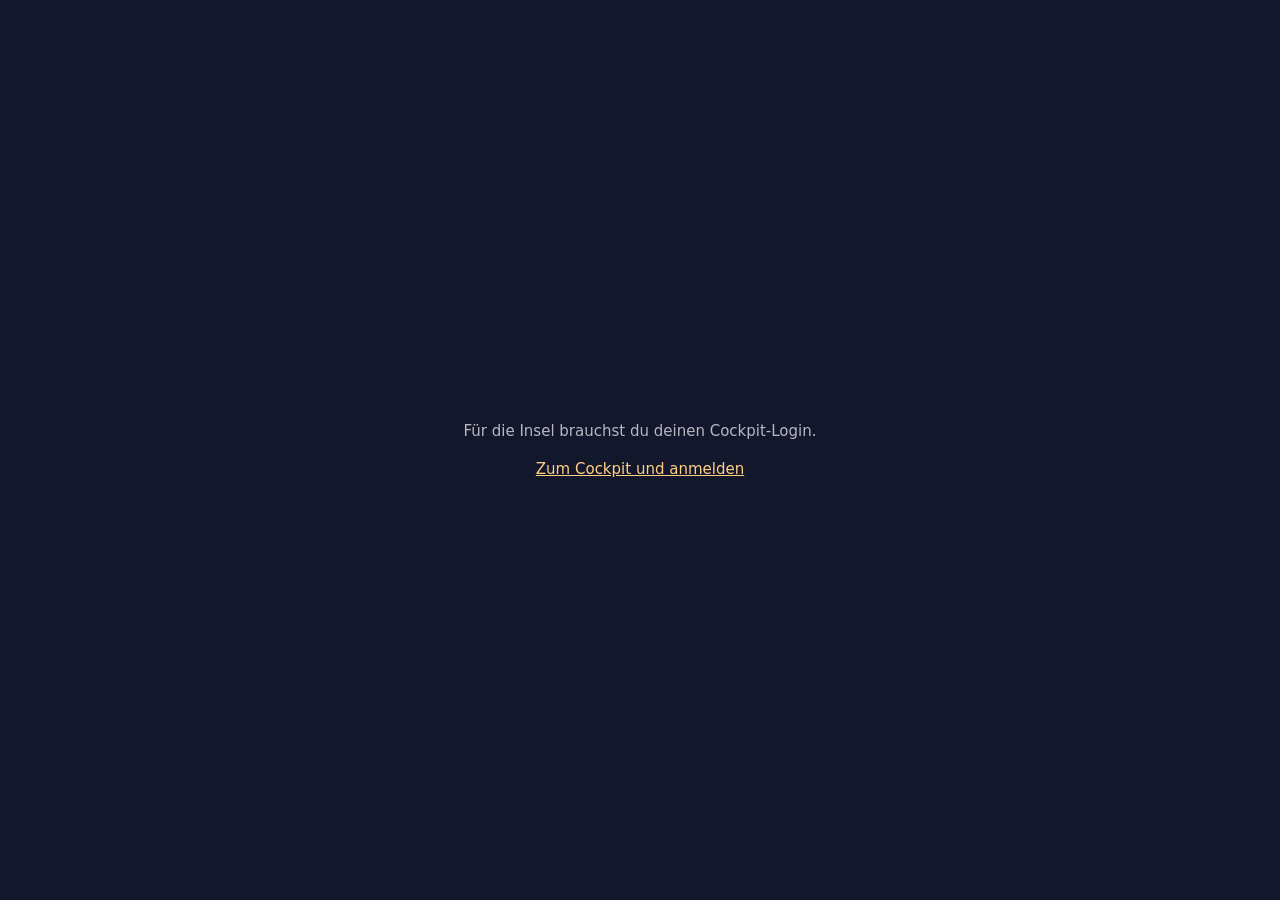
<file: welt.html>
<!doctype html><html lang="de"><head><meta charset="utf-8"><meta name="viewport" content="width=device-width,initial-scale=1,viewport-fit=cover"><meta name="theme-color" content="#12172c"><meta name="robots" content="noindex"><title>Insel · Cockpit</title></head><body><style>
/* Ein Bild füllt die Fläche, alles andere schwebt als ruhige Nachtglas-Schicht darüber. */
:root{color-scheme:dark;--nacht:#12172c;--glas:rgba(11,15,31,.9);--ink:#f1eadc;--ink2:#b9b7c0;--linie:rgba(255,226,170,.17);--licht:#ffcf86;--licht2:rgba(255,207,134,.14);--bluete:#f2b3c8;--text:"Segoe UI",system-ui,sans-serif;--zahl:"Segoe UI",system-ui,sans-serif;--li:max(16px,env(safe-area-inset-left,0px));--re:max(16px,env(safe-area-inset-right,0px));--un:env(safe-area-inset-bottom,0px)}
*{box-sizing:border-box}html,body{height:100%;margin:0;background:var(--nacht);overflow:hidden}body{font:15px/1.5 var(--text);color:var(--ink);position:relative}
#gl,#fx{position:fixed;inset:0;width:100%;height:100%;display:block}#fx{touch-action:none;cursor:grab}
button{font:inherit;color:inherit;cursor:pointer}button:focus-visible,input:focus-visible{outline:2px solid var(--licht);outline-offset:2px}
#tip{position:fixed;pointer-events:none;transform:translate(-50%,-100%);padding:5px 12px;border-radius:8px;background:var(--glas);border:1px solid rgba(255,215,150,.4);font-weight:600;white-space:nowrap;opacity:0;transition:opacity .15s}
#nav{position:fixed;left:50%;bottom:calc(18px + var(--un));transform:translateX(-50%);display:flex;flex-wrap:wrap;gap:2px;justify-content:center;width:max-content;max-width:calc(100vw - var(--li) - var(--re));padding:6px;border-radius:14px;background:rgba(11,15,31,.74);border:1px solid var(--linie)}
#nav button{border:0;background:transparent;border-radius:9px;padding:7px 12px;color:var(--ink2)}#nav button:hover{background:var(--licht2);color:var(--ink)}#nav button[aria-current]{background:rgba(255,207,134,.2);color:var(--licht)}#nav i{width:1px;background:var(--linie);margin:4px}
#panel{position:fixed;right:max(28px,var(--re));top:50%;width:372px;max-height:calc(100% - 130px);overflow:auto;transform:translate(24px,-50%);opacity:0;visibility:hidden;transition:opacity .35s,transform .35s,visibility .35s;background:var(--glas);border:1px solid var(--linie);border-radius:18px;padding:24px}
#panel,#pcI{scrollbar-width:thin;scrollbar-color:rgba(255,226,170,.3) transparent}
#panel.auf{opacity:1;visibility:visible;transform:translate(0,-50%);transition-delay:.55s}
#panel h1{font-size:25px;line-height:1.15;margin:0 44px 6px 0;font-weight:650;letter-spacing:-.01em;text-wrap:balance}#panel p{margin:0 0 14px;color:var(--ink2)}#panel h2{font-size:15px;margin:16px 0 6px;font-weight:650;color:var(--licht)}
.rund{position:absolute;right:16px;top:16px;width:36px;height:36px;border-radius:50%;border:1px solid var(--linie);background:transparent;font-size:17px;line-height:1}
dl{margin:0;display:grid;grid-template-columns:minmax(0,1fr) auto}dt,dd{margin:0;padding:8px 0;border-top:1px solid var(--linie)}dd{text-align:right;color:var(--ink2);padding-left:12px;font-variant-numeric:tabular-nums}
.beine{display:grid;grid-template-columns:auto minmax(0,1fr) auto;gap:1px 10px;align-items:center;font-size:13px}.beine i{height:7px;border-radius:4px;background:var(--bluete);min-width:4px}.beine b{font-weight:500;font-variant-numeric:tabular-nums}.beine.gross{gap:9px 14px;font-size:15px;max-width:760px}.beine.gross i{height:11px}
.tl{list-style:none;margin:0;padding:0}.tl li{border-top:1px solid var(--linie)}.tl label{display:flex;gap:10px;align-items:center;padding:9px 0;cursor:pointer}.tl input{width:17px;height:17px;accent-color:#e2a94f;margin:0}.ab{text-decoration:line-through;color:var(--ink2)}
.kn{display:flex;flex-wrap:wrap;gap:6px}#knoepfe{margin-top:14px}.kn button{border:1px solid rgba(255,207,134,.38);background:rgba(255,207,134,.09);border-radius:10px;padding:7px 12px}.kn button:hover{background:rgba(255,207,134,.24)}
#note{margin-top:14px;color:#d9c9aa;font-size:13.5px}
#ereig,#nach{position:fixed;left:max(24px,var(--li));bottom:calc(86px + var(--un));width:300px;max-width:calc(100vw - var(--li) - var(--re));padding:18px;border-radius:16px;background:var(--glas);border:1px solid var(--linie);opacity:0;visibility:hidden;transform:translateY(10px);transition:.25s}#ereig.an,#nach.an{opacity:1;visibility:visible;transform:none}#ereig h2,#nach h2{font-size:16px;margin:0 40px 4px 0}#ereig p,#nach p{margin:0 0 12px;color:var(--ink2);font-size:14px}#ereig .rund{width:30px;height:30px;top:13px;right:13px;font-size:14px}
#nach{top:max(24px,env(safe-area-inset-top,0px));bottom:auto}
#ereig{max-height:calc(100% - 120px);overflow:auto;width:340px}
#meld{position:fixed;left:50%;top:26px;transform:translate(-50%,-12px);opacity:0;transition:.3s;padding:8px 16px;border-radius:11px;background:var(--glas);border:1px solid rgba(255,215,150,.35);pointer-events:none;max-width:92vw;text-align:center;z-index:6}#meld.an{opacity:1;transform:translate(-50%,0)}
#pc{position:fixed;inset:0;opacity:0;visibility:hidden;transform:scale(.94);transition:.35s;display:flex;padding:clamp(10px,2.4vw,34px);padding-left:max(clamp(10px,2.4vw,34px),env(safe-area-inset-left,0px));padding-right:max(clamp(10px,2.4vw,34px),env(safe-area-inset-right,0px));background:#05070f;z-index:5}#pc.an{opacity:1;visibility:visible;transform:none}
#pcB{flex:1;min-width:0;border-radius:20px;border:10px solid #15181f;background:radial-gradient(120% 120% at 30% 0,#18294c,#0c1428 60%);display:flex;flex-direction:column;position:relative;overflow:hidden}
#pcT{display:flex;flex-wrap:wrap;gap:4px;padding:14px 64px 12px 20px;border-bottom:1px solid var(--linie)}#pcT button{border:0;background:transparent;border-radius:9px;padding:7px 13px;color:var(--ink2)}#pcT button:hover{color:var(--ink)}#pcT button[aria-pressed=true]{background:rgba(255,207,134,.18);color:var(--licht)}
#pcI{flex:1;overflow:auto;padding:22px clamp(18px,3vw,44px) 40px}#pcI h2{margin:0 0 18px;font-size:26px;font-weight:650;letter-spacing:-.01em}#pcI h3{margin:0 0 10px;font-size:16px;color:var(--licht)}#pcI dl,#pcI .tl{max-width:760px}
.kas{display:grid;grid-template-columns:repeat(auto-fit,minmax(170px,1fr));gap:26px 30px;max-width:980px}.ka{display:grid;gap:2px;border-top:2px solid rgba(255,207,134,.4);padding-top:10px}.ka span{color:var(--ink2)}.ka b{font-size:34px;font-weight:600;line-height:1.1;font-variant-numeric:tabular-nums}.ka em{font-style:normal;color:var(--ink2);font-size:13.5px}
#pcF{padding:9px 20px;border-top:1px solid var(--linie);color:#d9c9aa;font-size:13.5px}
#lade,#err{position:fixed;inset:0;display:grid;place-items:center;padding:24px;text-align:center;color:var(--ink2)}#err{display:none;background:var(--nacht);z-index:9}
.leer #nav,.leer #ereig,.leer #nach{display:none}
@media(max-width:760px){#panel{right:var(--re);left:var(--li);top:auto;bottom:calc(10px + var(--un));width:auto;max-height:50%;transform:translateY(24px);padding:18px}#panel.auf{transform:none}#nav button{padding:6px 8px;font-size:13.5px}body.offen #nav{display:none}#ereig{bottom:calc(120px + var(--un))}#pcB{border-width:5px}}
@media(prefers-reduced-motion:reduce){#panel,#tip,#meld,#pc,#ereig,#nach{transition:none!important}}
</style>
<canvas id="gl" aria-label="Schwebende Insel bei Nacht"></canvas><canvas id="fx" aria-hidden="true"></canvas>
<div id="lade">Die Insel wird geladen …</div><div id="err"></div><div id="tip" role="status"></div><div id="meld" role="status"></div>
<aside id="panel" aria-label="Bereich"><button id="zu" class="rund" aria-label="Zurück">✕</button><h1 id="pt"></h1><p id="pp"></p><div id="pb"></div><div id="knoepfe" class="kn"></div><div id="note">Testansicht mit Beispielwerten, keine echten Daten.</div></aside>
<section id="ereig" aria-label="Ereignisse ausprobieren"><button id="ereigZu" class="rund" aria-label="Schließen">✕</button><h2>Ereignisse ausprobieren</h2><p>Später kommen sie aus deinen echten Daten.</p><div id="ereigL" class="kn"></div></section>
<section id="nach" aria-label="Seit deinem letzten Besuch"><h2>Seit deinem letzten Besuch</h2><p>Beispiel: 1 Trade gewonnen, 1 verloren, 1 To-do erledigt, 1 Training, Gehalt eingegangen.</p><div class="kn"><button id="nachJa">Abspielen</button><button id="nachNein">Überspringen</button></div></section>
<nav id="nav" aria-label="Bereiche"></nav>
<section id="pc" aria-label="Computer"><div id="pcB"><button id="pcZu" class="rund" aria-label="Bildschirm verlassen">✕</button><div id="pcT"></div><div id="pcI"></div><div id="pcF">Beispielwerte, keine echten Daten.</div></div></section>
<script>window.WELT={modus:"live",bilder:"speicher"}</script>
<script src="welt/daten.js"></script>
<script src="welt/insel.js"></script>
</body></html>
</file>
